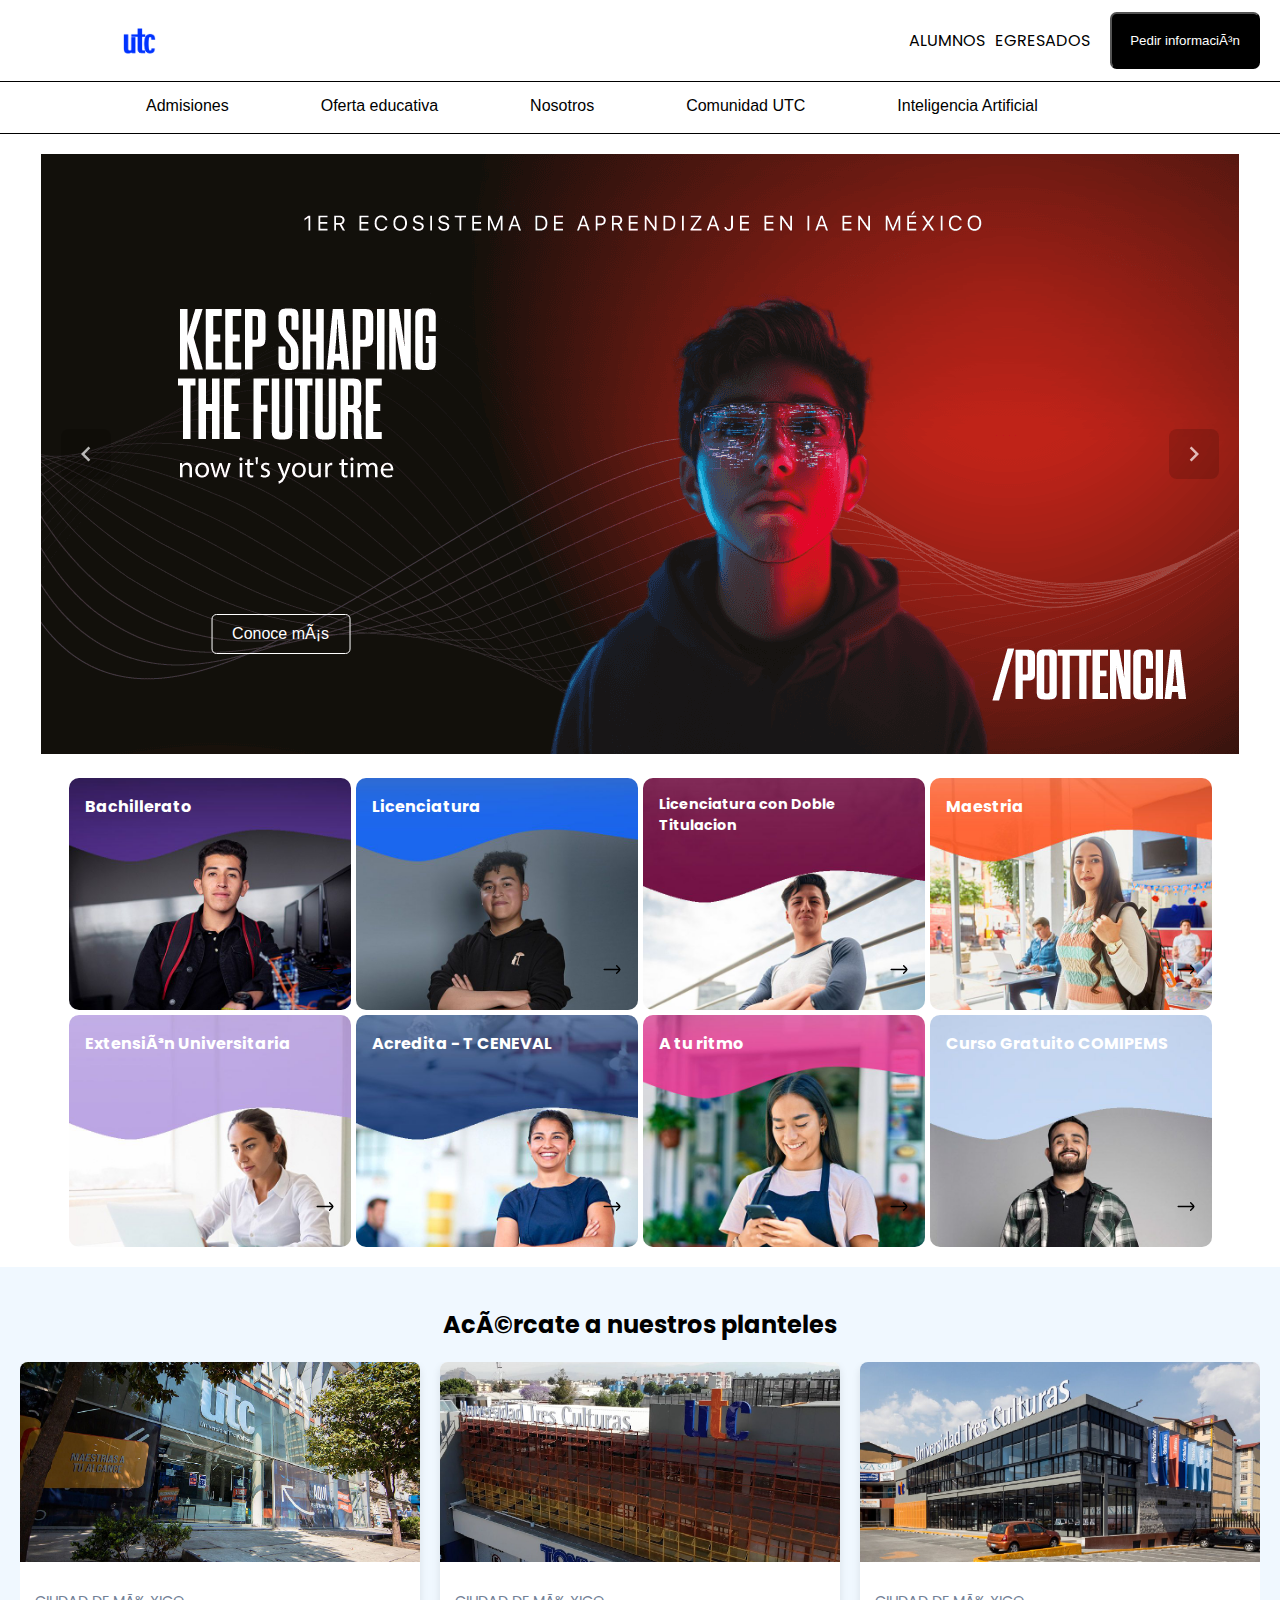
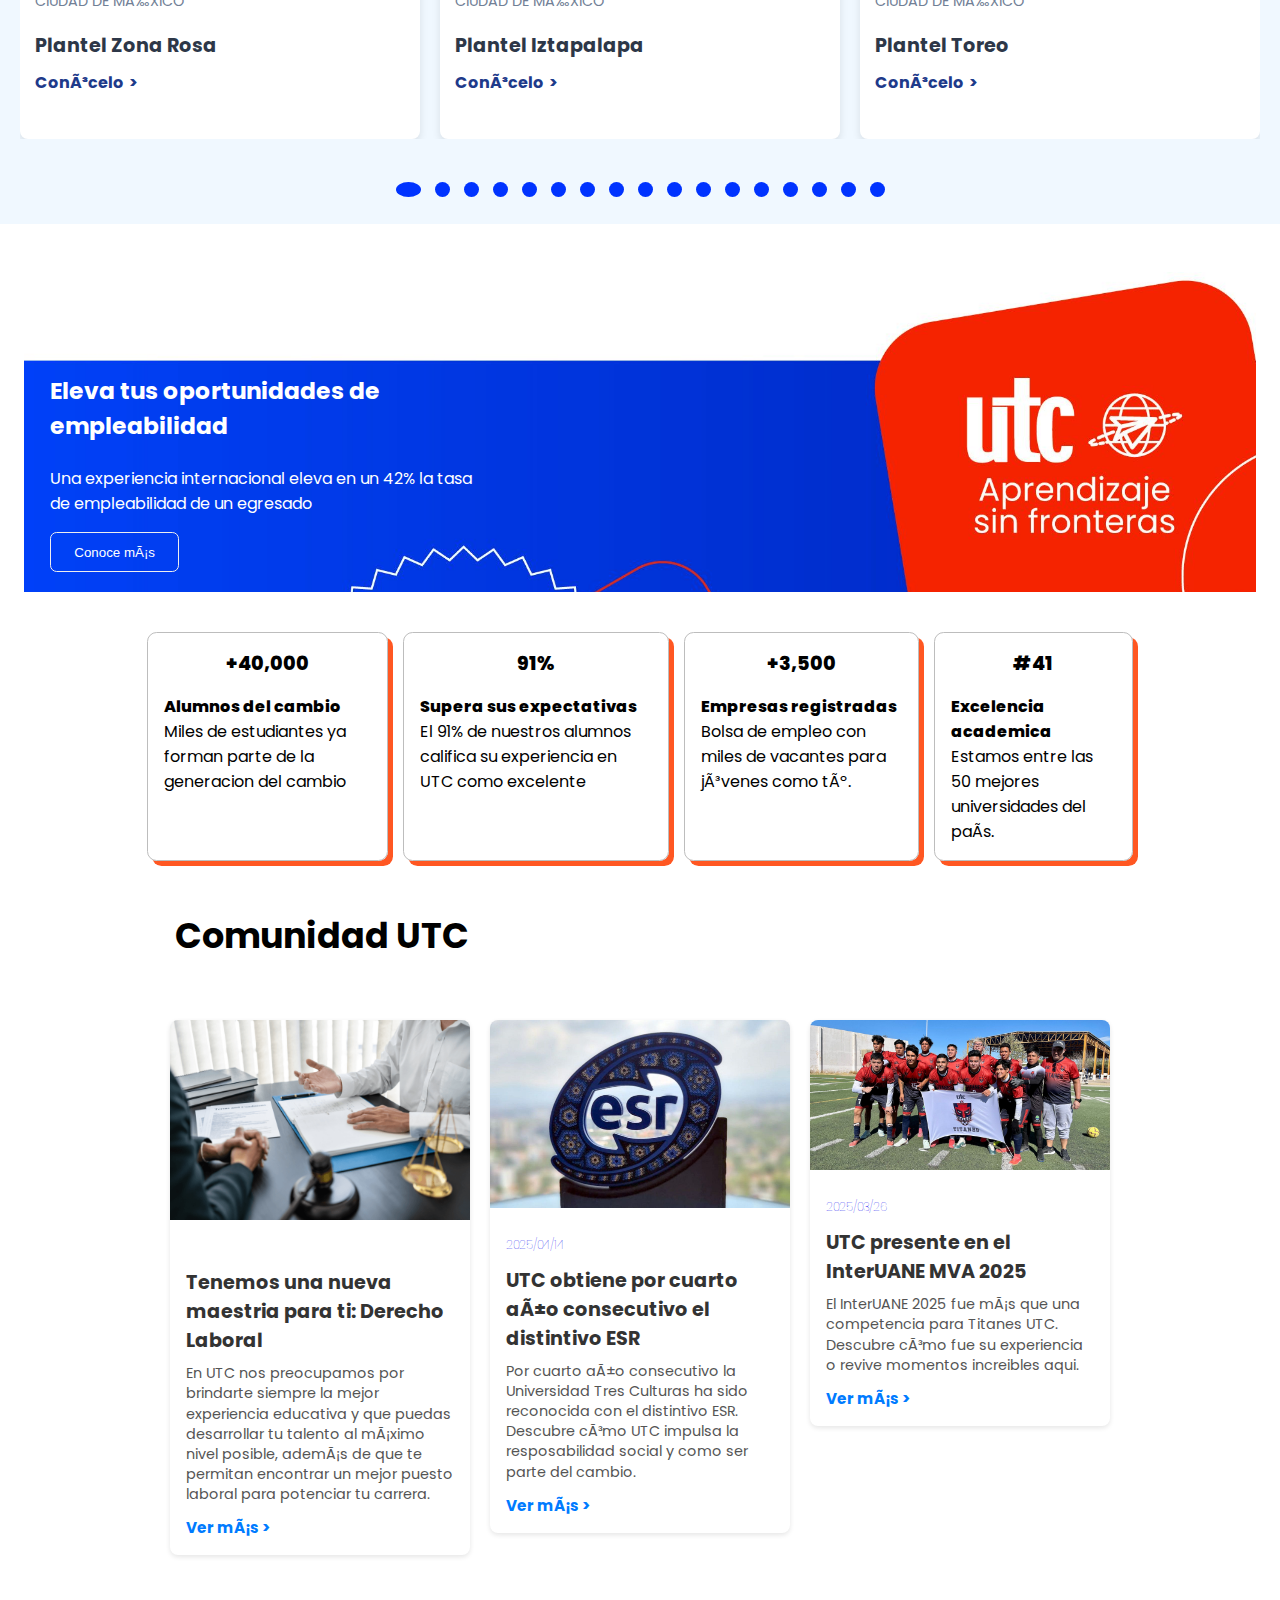
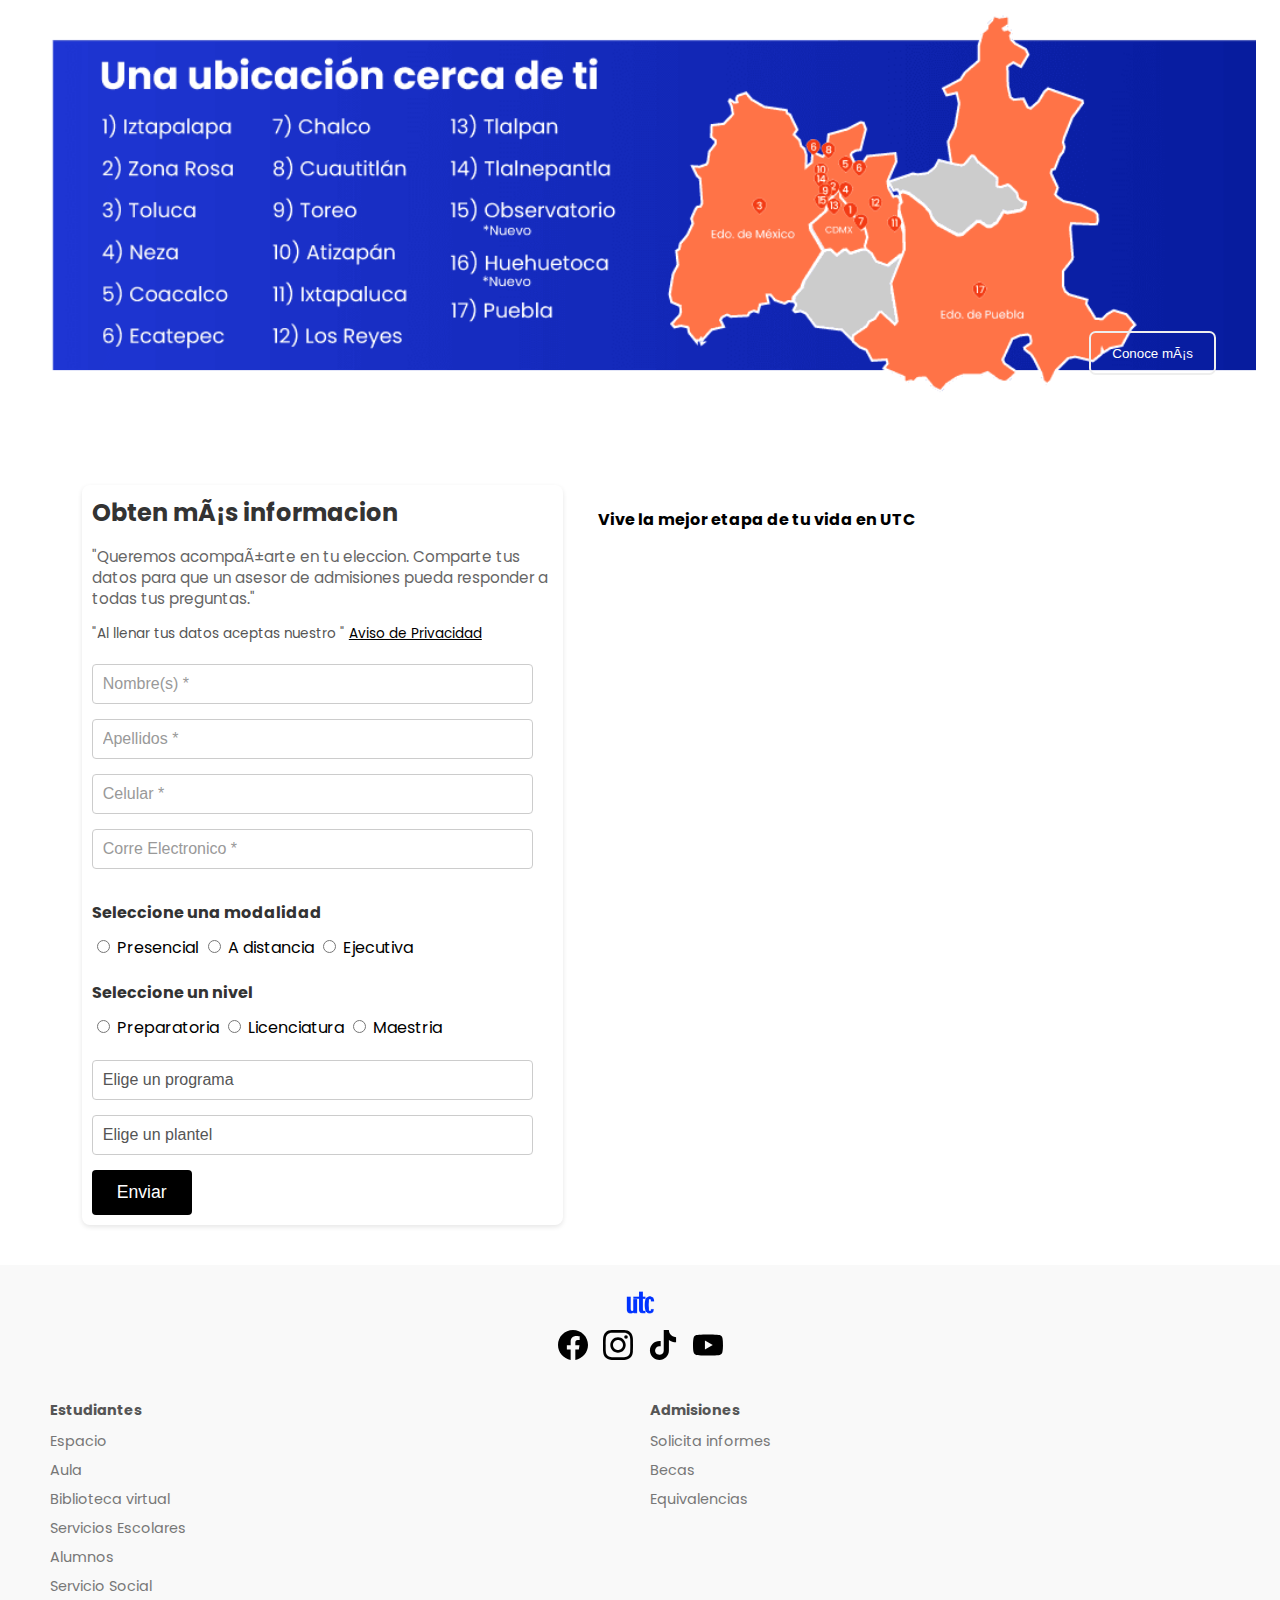
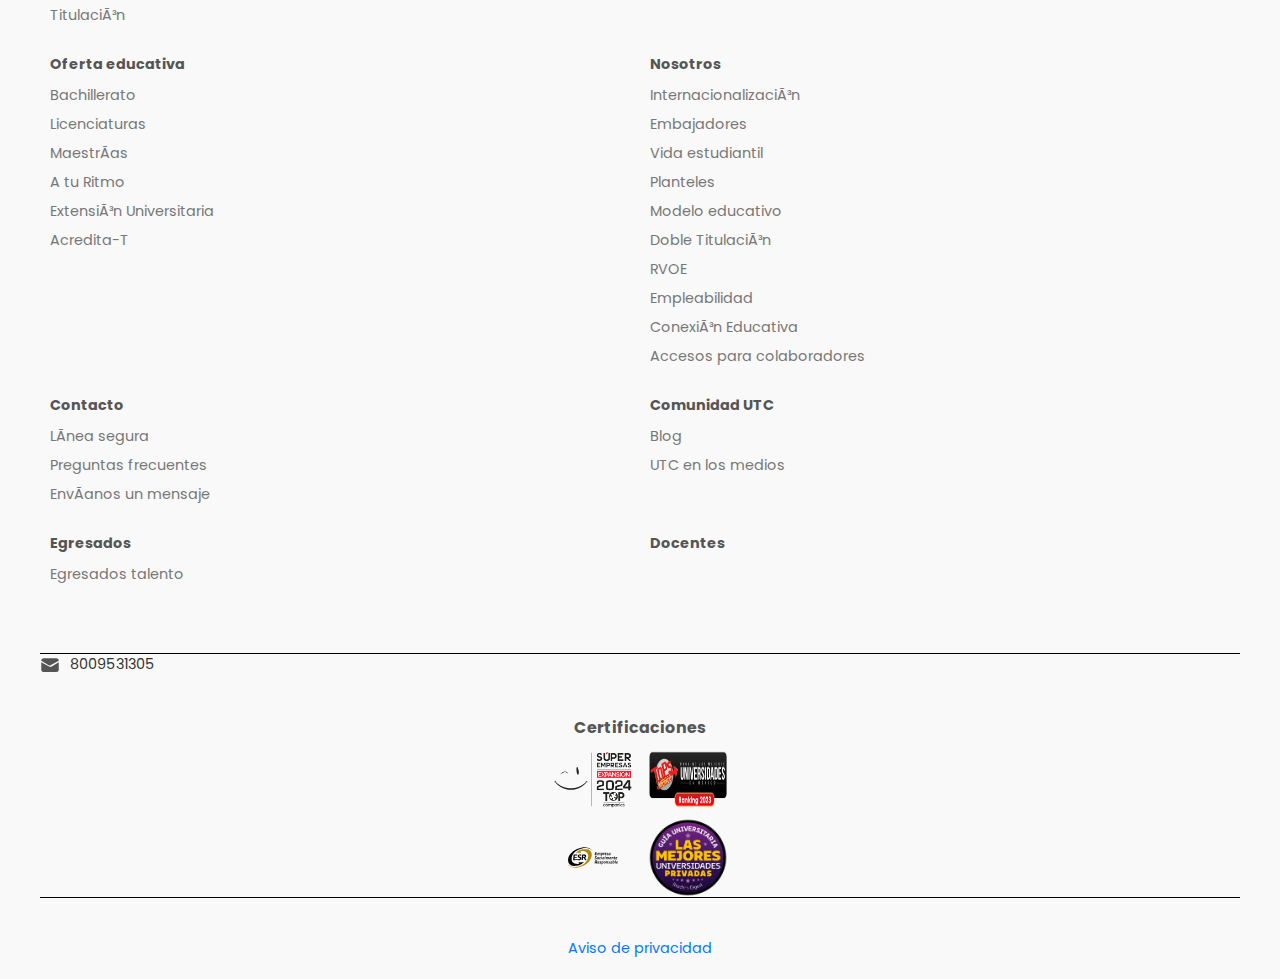
<file: index.html>
<!DOCTYPE html>
<html lang="es>

<head>
<meta charset="UTF-8">
<!-- fUENTES DE TEXTO -->
<link rel="preconnect" href="https://fonts.googleapis.com">
<link rel="preconnect" href="https://fonts.gstatic.com" crossorigin>
<link href="https://fonts.googleapis.com/css2?family=Poppins:ital,wght@0,100;0,200;0,300;0,400;0,500;0,600;0,700;0,800;0,900;1,100;1,200;1,300;1,400;1,500;1,600;1,700;1,800;1,900&display=swap" rel="stylesheet">
<link rel="icon" href="imagenes/utcLogoBlue.png">
<meta name="viewport" content="width=device-width, initial-scale=1.0" />
<link rel="stylesheet" href="style.css" />
<title>Universidad tres culturas</title>
</head>

<body>
    <?xml version="1.0" encoding="UTF-8"?>
    <!-- Cabecera principal -->
    <header>
        <!-- Este nav contendra en mobil dos cosas el boton de opciones y el 
        logo y en desktop abra el logo y tres opciones a la derecha -->
        <nav class="contPrinci">
            <!-- Este boton tendra un svg en forma de hamburgesa y desplegara el menu -->
            <button class="opcMenu" id=opcMenu>
                <svg xmlns="http://www.w3.org/2000/svg" id="Layer_1" data-name="Layer 1" viewBox="0 0 30 25" width="18"
                    height="15">
                    <path
                        d="M24,3.5c0,.83-.67,1.5-1.5,1.5H1.5c-.83,0-1.5-.67-1.5-1.5s.67-1.5,1.5-1.5H22.5c.83,0,1.5,.67,1.5,1.5ZM6.5,20H1.5c-.83,0-1.5,.67-1.5,1.5s.67,1.5,1.5,1.5H6.5c.83,0,1.5-.67,1.5-1.5s-.67-1.5-1.5-1.5ZM14.5,11H1.5c-.83,0-1.5,.67-1.5,1.5s.67,1.5,1.5,1.5H14.5c.83,0,1.5-.67,1.5-1.5s-.67-1.5-1.5-1.5Z" />
                </svg>
            </button>
            <!-- Este div contendra otro div el cual mostrara el logo de la escuela y contendra 
            los links que se mostraran en desktop -->
            <div class="contLogo">
                <div class="logo"></div>
            </div>
            <!-- El siguiente contenedor tendra tres opciones 2 links y un boton
            este solo aparecera en pantallas grandes -->
            <!-- El siguiente contenedor en mobiles desaparecera -->
            <div class="contOpciones">
                <div class="linkOpc">
                    <ul class="alumEgre">
                        <li class="linea">
                            <a href="https://utc.mx/alumnos" class="linkHBlue"> ALUMNOS </a>
                        </li>
                        <li>
                            <a href="#" class="linkHBlue"> EGRESADOS </a>
                        </li>
                    </ul>
                </div>
                <button class="inforHead">Pedir información</button>
            </div>
        </nav>
        <!-- Para la subcabecera tambien tendremos que crear un div el cual contendra otro nav y este un div 
        y dentro una lista desordenada la cual contendra dos cosas un div para elementos que apareceran normalmente
        y otro div para los componentes que apareceran en mobil como pedir informacion, alumnos y egresados. -->
        <!-- Menu -->
        <div class="subMenu" id="subMenu">
            <!-- Este submenu se abrira al presionar el boton del menu de admiciones, 
            tendra dos class uno para el diseño general y otro especifico para la seccion-->
            <div class="adminSub secAdmis" id="admisionSubM">
                <div class="contInfoSubM">
                    <div class="contTit">
                        <button class="btnRegresar" id="btnRegresar">
                            <svg xmlns="http://www.w3.org/2000/svg" id="Isolation_Mode" data-name="Isolation Mode"
                                viewBox="0 1 12 16" width="25" height="25">
                                <path
                                    d="M7.065,7.727l-2.78,2.78L24,10.532l0,3L4.3,13.507l2.765,2.764-2.121,2.12L1.025,14.474a3.5,3.5,0,0,1,0-4.949L4.944,5.607Z" />
                            </svg>
                        </button>
                        <p> Admisiones</p>
                    </div>
                    <a href="#" class="linkSubMen">
                        <p>Ver admisiones>></p>
                    </a>
                </div>
                <div class="opcAdmis">
                    <ul class="listSubMenu">
                        <span role="button" class="btnDesign">
                            <p class="pSubM">Becas</p>
                        </span>
                        <span role="button" class="btnDesign">
                            <p>Equivalencias</p>
                        </span>
                        <span role="button" class="btnDesign">
                            <p>Pedir informes</p>
                        </span>
                    </ul>
                </div>
            </div>
            <!-- Abajo esta la seccion para oferta educativa -->
            <!-- Antes que se te olvide como hacer la funcionalidad y que no hagas el cambio,
            lo primero seria editar y que quede bien el diseño del nuevo subMenu de oferta
            despues hacer que el contenedor no aparezca y agregar el .active aunque no funcione
            esto para agregarlo despues a la funcionalidad-->
            <div class="adminSub secOfert" id="ofertSubM">
                <div class="contInfoSubM">
                    <div class="contTit">
                        <button class="btnRegresar" id="btnRegresar1">
                            <svg xmlns="http://www.w3.org/2000/svg" id="Isolation_Mode" data-name="Isolation Mode"
                                viewBox="0 1 12 16" width="25" height="25">
                                <path
                                    d="M7.065,7.727l-2.78,2.78L24,10.532l0,3L4.3,13.507l2.765,2.764-2.121,2.12L1.025,14.474a3.5,3.5,0,0,1,0-4.949L4.944,5.607Z" />
                            </svg>
                        </button>
                        <p> Oferta Educativa</p>
                    </div>
                    <a href="#" class="linkSubMen">
                        <p>Ver oferta educativa>></p>
                    </a>
                </div>
                <div class="opcAdmis">
                    <ul class="listSubMenu">
                        <span role="button" class="btnDesign">
                            <p class="pSubM">Bachillerato</p>
                        </span>
                        <button class="btnSubMenu perro">
                            <div class="contBtnSub">
                                <p>Licenciaturas</p>
                                <svg xmlns="http://www.w3.org/2000/svg" viewBox="0 0 24 24" width="20" height="20">
                                    <g id="_01_align_center" data-name="01 align center">
                                        <path
                                            d="M7.412,24,6,22.588l9.881-9.881a1,1,0,0,0,0-1.414L6.017,1.431,7.431.017l9.862,9.862a3,3,0,0,1,0,4.242Z" />
                                    </g>
                                </svg>
                            </div>
                        </button>
                        <button class="btnSubMenu perro">
                            <div class="contBtnSub">
                                <p>Licenciaturas con Doble Titulacion</p>
                                <svg xmlns="http://www.w3.org/2000/svg" viewBox="0 0 24 24" width="20" height="20">
                                    <g id="_01_align_center" data-name="01 align center">
                                        <path
                                            d="M7.412,24,6,22.588l9.881-9.881a1,1,0,0,0,0-1.414L6.017,1.431,7.431.017l9.862,9.862a3,3,0,0,1,0,4.242Z" />
                                    </g>
                                </svg>
                            </div>
                        </button>
                        <button class="btnSubMenu perro">
                            <div class="contBtnSub">
                                <p>Maestrías</p>
                                <span class="contSvgSub">
                                    <svg xmlns="http://www.w3.org/2000/svg" viewBox="0 0 24 24" width="20" height="20">
                                        <g id="_01_align_center" data-name="01 align center">
                                            <path
                                                d="M7.412,24,6,22.588l9.881-9.881a1,1,0,0,0,0-1.414L6.017,1.431,7.431.017l9.862,9.862a3,3,0,0,1,0,4.242Z" />
                                        </g>
                                    </svg>
                                </span>

                            </div>
                        </button>
                        <span role="button" class="btnDesign">
                            <p>Extensión Universitaria</p>
                        </span>
                        <button class="btnSubMenu perro">
                            <div class="contBtnSub">
                                <p>A tu Ritmo</p>
                                <svg xmlns="http://www.w3.org/2000/svg" viewBox="0 0 24 24" width="20" height="20">
                                    <g id="_01_align_center" data-name="01 align center">
                                        <path
                                            d="M7.412,24,6,22.588l9.881-9.881a1,1,0,0,0,0-1.414L6.017,1.431,7.431.017l9.862,9.862a3,3,0,0,1,0,4.242Z" />
                                    </g>
                                </svg>
                            </div>
                        </button>
                        <span role="button" class="btnDesign">
                            <p>Acredita el Bachillerato</p>
                        </span>
                    </ul>
                </div>
            </div>
            <!-- Submenu de Nosotros  -->
            <div class="adminSub secNoso" id="nosotrosSubM">
                <div class="contInfoSubM">
                    <div class="contTit">
                        <button class="btnRegresar" id="btnRegresar2">
                            <svg xmlns="http://www.w3.org/2000/svg" id="Isolation_Mode" data-name="Isolation Mode"
                                viewBox="0 1 12 16" width="25" height="25">
                                <path
                                    d="M7.065,7.727l-2.78,2.78L24,10.532l0,3L4.3,13.507l2.765,2.764-2.121,2.12L1.025,14.474a3.5,3.5,0,0,1,0-4.949L4.944,5.607Z" />
                            </svg>
                        </button>
                        <p> Nosotros</p>
                    </div>
                    <a href="#" class="linkSubMen">
                        <p>Ver Nosotros>></p>
                    </a>
                </div>
                <div class="opcAdmis">
                    <ul class="listSubMenu">
                        <button class="btnSubMenu perro">
                            <div class="contBtnSub">
                                <p>Planteles</p>
                                <svg xmlns="http://www.w3.org/2000/svg" viewBox="0 0 24 24" width="20" height="20">
                                    <g id="_01_align_center" data-name="01 align center">
                                        <path
                                            d="M7.412,24,6,22.588l9.881-9.881a1,1,0,0,0,0-1.414L6.017,1.431,7.431.017l9.862,9.862a3,3,0,0,1,0,4.242Z" />
                                    </g>
                                </svg>
                            </div>
                        </button>
                        <button class="btnSubMenu perro">
                            <div class="contBtnSub">
                                <p>Modelo educativo</p>
                                <svg xmlns="http://www.w3.org/2000/svg" viewBox="0 0 24 24" width="20" height="20">
                                    <g id="_01_align_center" data-name="01 align center">
                                        <path
                                            d="M7.412,24,6,22.588l9.881-9.881a1,1,0,0,0,0-1.414L6.017,1.431,7.431.017l9.862,9.862a3,3,0,0,1,0,4.242Z" />
                                    </g>
                                </svg>
                            </div>
                        </button>
                        <button class="btnSubMenu perro">
                            <div class="contBtnSub">
                                <p>Internacionalización</p>
                                <span class="contSvgSub">
                                    <svg xmlns="http://www.w3.org/2000/svg" viewBox="0 0 24 24" width="20" height="20">
                                        <g id="_01_align_center" data-name="01 align center">
                                            <path
                                                d="M7.412,24,6,22.588l9.881-9.881a1,1,0,0,0,0-1.414L6.017,1.431,7.431.017l9.862,9.862a3,3,0,0,1,0,4.242Z" />
                                        </g>
                                    </svg>
                                </span>

                            </div>
                        </button>
                        <span role="button" class="btnDesign">
                            <p class="pSubM">Vida Estudiantil</p>
                        </span>

                        <span role="button" class="btnDesign">
                            <p>Empleabilidad</p>
                        </span>
                        <span role="button" class="btnDesign">
                            <p>Claustro de Rockstars</p>
                        </span>
                        <span role="button" class="btnDesign">
                            <p>RVOE</p>
                        </span>
                        <span role="button" class="btnDesign">
                            <p>Conexion educativa</p>
                        </span>
                        <span role="button" class="btnDesign">
                            <p>Reconociemientos</p>
                        </span>
                        <span role="button" class="btnDesign">
                            <p>Normatividad</p>
                        </span>
                    </ul>
                </div>
            </div>
            <!-- SubMenu Comunidad UTC -->
            <div class="adminSub secComu" id="comuniSubM">
                <div class="contInfoSubM">
                    <div class="contTit">
                        <button class="btnRegresar" id="btnRegresar3">
                            <svg xmlns="http://www.w3.org/2000/svg" id="Isolation_Mode" data-name="Isolation Mode"
                                viewBox="0 1 12 16" width="25" height="25">
                                <path
                                    d="M7.065,7.727l-2.78,2.78L24,10.532l0,3L4.3,13.507l2.765,2.764-2.121,2.12L1.025,14.474a3.5,3.5,0,0,1,0-4.949L4.944,5.607Z" />
                            </svg>
                        </button>
                        <p> Comunidad UTC</p>
                    </div>
                    <a href="#" class="linkSubMen">
                        <p>Ver Comunidad UTC>></p>
                    </a>
                </div>
                <div class="opcAdmis">
                    <ul class="listSubMenu">
                        <button class="btnSubMenu perro">
                            <div class="contBtnSub">
                                <p>Blog</p>
                                <svg xmlns="http://www.w3.org/2000/svg" viewBox="0 0 24 24" width="20" height="20">
                                    <g id="_01_align_center" data-name="01 align center">
                                        <path
                                            d="M7.412,24,6,22.588l9.881-9.881a1,1,0,0,0,0-1.414L6.017,1.431,7.431.017l9.862,9.862a3,3,0,0,1,0,4.242Z" />
                                    </g>
                                </svg>
                            </div>
                        </button>
                        <span role="button" class="btnDesign">
                            <p class="pSubM">UTC en los medios</p>
                        </span>

                    </ul>
                </div>
            </div>
        </div>
        <!-- Aqui agregare los submenus, esto para que cuando se presione un boton del menu no se superponga con los otros 3 -->
        <div class="subCabecera" id="subCabecera">
            <nav class="subLink">
                <div class="contSubHead">
                    <ul class="linkHead">
                        <!-- El siguiente contenedor se tiene que ocultar -->
                        <div class="opcHead" id="opcHead">
                            <li id="contLi">

                                <!-- Boton de Admisiones -->
                                <div class="admisHov">
                                    <div>
                                        <button class="btnOpcDesp" id="btnAdmisionesF">
                                            Admisiones
                                            <div class="flechaDer">
                                                <svg xmlns="http://www.w3.org/2000/svg" viewBox="0 0 24 24" width="15"
                                                    height="10" id="svgFlechaDer" class="flecha">
                                                    <g id="_01_align_center" data-name="01 align center">
                                                        <path
                                                            d="M7.412,24,6,22.588l9.881-9.881a1,1,0,0,0,0-1.414L6.017,1.431,7.431.017l9.862,9.862a3,3,0,0,1,0,4.242Z" />
                                                    </g>
                                                </svg>
                                            </div>
                                        </button>
                                    </div>

                                    <div class="contenDesk">
                                        <div class="contentAdmis">
                                            <div class="opcAdmisDesk">
                                                <ul class="listOpcDesk">
                                                    <li class="opcDesk">
                                                        <a href="#">
                                                            Becas
                                                        </a>
                                                    </li>
                                                    <li class="opcDesk">
                                                        <a href="#">
                                                            Equivalencias
                                                        </a>
                                                    </li>
                                                    <li class="opcDesk">
                                                        <a href="#">
                                                            Pedir informes
                                                        </a>
                                                    </li>
                                                    <li>
                                                        <a href="#" class="linkEsp">
                                                            Ver admisiones >>
                                                        </a>
                                                    </li>
                                                </ul>
                                            </div>
                                            <div class="anunAdmisDesk">
                                                <div class="contHeadImgD">
                                                    <!-- Primer imagen del subMenu -->
                                                    <img src="imagenes/imgDesk.jpg" alt="" class="imgHD">
                                                    <div class="contHeImg">
                                                        <p class="contMasH1">
                                                            Oferta a distancia

                                                        </p>
                                                        <p class="gato1">
                                                            ver programas
                                                        </p>

                                                        <!-- <button>Conoce mas </button> -->
                                                    </div>
                                                    <!-- Segunda imagen del subMenu -->
                                                    <img src="imagenes/porDos.jpg" alt="" class="imgHD">
                                                    <div class="contHeImg1">
                                                        <p class="contMasH2">
                                                            Estudia dos carreras a la vez

                                                        </p>
                                                        <p class="gato2">
                                                            Conoce mas >
                                                        </p>

                                                        <!-- <button>Conoce mas </button> -->
                                                    </div>
                                                </div>
                                                <div class="contBajo">
                                                    <div class="contBtnBajo">
                                                        <div class="cont1Bajo">
                                                            <svg xmlns="http://www.w3.org/2000/svg" id="Layer_1"
                                                                data-name="Layer 1" viewBox="0 0 24 24" width="20"
                                                                height="15">
                                                                <path
                                                                    d="M12,5c-1.379,0-2.5-1.122-2.5-2.5s1.121-2.5,2.5-2.5,2.5,1.122,2.5,2.5-1.121,2.5-2.5,2.5Zm0-4c-.827,0-1.5,.673-1.5,1.5s.673,1.5,1.5,1.5,1.5-.673,1.5-1.5-.673-1.5-1.5-1.5Zm3,14h2v-6.5c0-1.378-1.121-2.5-2.5-2.5h-5c-1.379,0-2.5,1.122-2.5,2.5v6.5h2v6h1v-7h-2v-5.5c0-.827,.673-1.5,1.5-1.5h5c.827,0,1.5,.673,1.5,1.5v5.5h-2v7h1v-6Zm2,1.354v1.001c3.798,.575,6,1.738,6,2.645,0,1.253-4.185,3-11,3s-11-1.747-11-3c0-.907,2.202-2.07,6-2.645v-1.001c-3.885,.566-7,1.803-7,3.646,0,2.598,6.183,4,12,4s12-1.402,12-4c0-1.843-3.115-3.081-7-3.646Z" />
                                                            </svg>
                                                            <p>Ven conoce los planteles de UTC</p>
                                                        </div>
                                                        <div class="cont2Bajo">
                                                            <a href="#">Agenda tu visita > </a>
                                                        </div>

                                                    </div>
                                                </div>
                                            </div>
                                        </div>
                                    </div>
                                </div>

                            </li>
                            <li id="contLi">
                                <!-- Boton de oferta educativa -->
                                <div class="admisHov2">
                                    <button class="btnOpcDesp" id="btnOfertaEdu">
                                        Oferta educativa
                                        <div class="flechaDer">
                                            <svg xmlns="http://www.w3.org/2000/svg" class="flecha" viewBox="0 0 24 24"
                                                width="15" height="10" id="svgFlechaDer">
                                                <g id="_01_align_center" data-name="01 align center">
                                                    <path
                                                        d="M7.412,24,6,22.588l9.881-9.881a1,1,0,0,0,0-1.414L6.017,1.431,7.431.017l9.862,9.862a3,3,0,0,1,0,4.242Z" />
                                                </g>
                                            </svg>
                                        </div>
                                    </button>
                                    <div class="contenDesk2">
                                        <div class="contentAdmis">
                                            <div class="opcAdmisDesk">
                                                <ul class="listOpcDesk">
                                                    <li class="opcDesk">
                                                        <a href="#">
                                                            Licenciaturas
                                                        </a>
                                                    </li>
                                                    <li class="opcDesk">
                                                        <a href="#">
                                                            Bachillerato
                                                        </a>
                                                    </li>
                                                    <li class="opcDesk">
                                                        <a href="#">
                                                            Licenciaturas con Doble Titulacion
                                                        </a>
                                                    </li>
                                                    <li class="opcDesk">
                                                        <a href="#">
                                                            Maestrias
                                                        </a>
                                                    </li>
                                                    <li class="opcDesk">
                                                        <a href="#">
                                                            Extension Uniersitaria
                                                        </a>
                                                    </li>
                                                    <li class="opcDesk">
                                                        <a href="#">
                                                            A tu Ritmo
                                                        </a>
                                                    </li>
                                                    <li class="opcDesk">
                                                        <a href="#">
                                                            Acredita el Bachillerato
                                                        </a>
                                                    </li>
                                                    <li>
                                                        <a href="#" class="linkEsp">
                                                            Ver admisiones >>
                                                        </a>
                                                    </li>
                                                </ul>
                                            </div>
                                            <div class="anunAdmisDesk">
                                                <div class="contHeadImgD">
                                                    <!-- Primer imagen del subMenu -->
                                                    <img src="imagenes/imgDesk.jpg" alt="" class="imgHD">
                                                    <div class="contHeImg">
                                                        <p class="contMasH1">
                                                            Oferta a distancia

                                                        </p>
                                                        <p class="gato1">
                                                            ver programas
                                                        </p>

                                                        <!-- <button>Conoce mas </button> -->
                                                    </div>
                                                    <!-- Segunda imagen del subMenu -->
                                                    <img src="imagenes/porDos.jpg" alt="" class="imgHD">
                                                    <div class="contHeImg1">
                                                        <p class="contMasH2">
                                                            Estudia dos carreras a la vez

                                                        </p>
                                                        <p class="gato2">
                                                            Conoce mas >
                                                        </p>

                                                        <!-- <button>Conoce mas </button> -->
                                                    </div>
                                                </div>
                                                <div class="contBajo">
                                                    <div class="contBtnBajo">
                                                        <div class="cont1Bajo">
                                                            <svg xmlns="http://www.w3.org/2000/svg" id="Layer_1"
                                                                data-name="Layer 1" viewBox="0 0 24 24" width="20"
                                                                height="15">
                                                                <path
                                                                    d="M12,5c-1.379,0-2.5-1.122-2.5-2.5s1.121-2.5,2.5-2.5,2.5,1.122,2.5,2.5-1.121,2.5-2.5,2.5Zm0-4c-.827,0-1.5,.673-1.5,1.5s.673,1.5,1.5,1.5,1.5-.673,1.5-1.5-.673-1.5-1.5-1.5Zm3,14h2v-6.5c0-1.378-1.121-2.5-2.5-2.5h-5c-1.379,0-2.5,1.122-2.5,2.5v6.5h2v6h1v-7h-2v-5.5c0-.827,.673-1.5,1.5-1.5h5c.827,0,1.5,.673,1.5,1.5v5.5h-2v7h1v-6Zm2,1.354v1.001c3.798,.575,6,1.738,6,2.645,0,1.253-4.185,3-11,3s-11-1.747-11-3c0-.907,2.202-2.07,6-2.645v-1.001c-3.885,.566-7,1.803-7,3.646,0,2.598,6.183,4,12,4s12-1.402,12-4c0-1.843-3.115-3.081-7-3.646Z" />
                                                            </svg>
                                                            <p>Ven conoce los planteles de UTC</p>
                                                        </div>
                                                        <div class="cont2Bajo">
                                                            <a href="#">Agenda tu visita > </a>
                                                        </div>

                                                    </div>
                                                </div>
                                            </div>
                                        </div>
                                    </div>
                                </div>

                            </li>
                            <li id="contLi">
                                <div class="admisHov3">
                                    <button class="btnOpcDesp" id="btnNosotros">
                                        Nosotros
                                        <div class="flechaDer">
                                            <svg xmlns="http://www.w3.org/2000/svg" class="flecha" viewBox="0 0 24 24"
                                                width="15" height="10" id="svgFlechaDer">
                                                <g id="_01_align_center" data-name="01 align center">
                                                    <path
                                                        d="M7.412,24,6,22.588l9.881-9.881a1,1,0,0,0,0-1.414L6.017,1.431,7.431.017l9.862,9.862a3,3,0,0,1,0,4.242Z" />
                                                </g>
                                            </svg>
                                        </div>
                                    </button>
                                    <div class="contenDesk3">
                                        <div class="contentAdmis">
                                            <div class="opcAdmisDesk">
                                                <ul class="listOpcDesk">
                                                    <li class="opcDesk">
                                                        <a href="#">
                                                            planteles
                                                        </a>
                                                    </li>
                                                    <li class="opcDesk">
                                                        <a href="#">
                                                            Modelo Educativo
                                                        </a>
                                                    </li>
                                                    <li class="opcDesk">
                                                        <a href="#">
                                                            Internacionalización
                                                        </a>
                                                    </li>
                                                    <li class="opcDesk">
                                                        <a href="#">
                                                            vida estudiantil
                                                        </a>
                                                    </li>
                                                    <li class="opcDesk">
                                                        <a href="#">
                                                            empleabilidad
                                                        </a>
                                                    </li>
                                                    <li class="opcDesk">
                                                        <a href="#">
                                                            Claustro de Rockstars
                                                        </a>
                                                    </li>
                                                    <li class="opcDesk">
                                                        <a href="#">
                                                            RVOE
                                                        </a>
                                                    </li>
                                                    <li>
                                                        <a href="#" class="linkEsp">
                                                            Ver admisiones >>
                                                        </a>
                                                    </li>
                                                </ul>
                                            </div>
                                            <div class="anunAdmisDesk">
                                                <div class="contHeadImgD">
                                                    <!-- Primer imagen del subMenu -->
                                                    <img src="imagenes/imgDesk.jpg" alt="" class="imgHD">
                                                    <div class="contHeImg">
                                                        <p class="contMasH1">
                                                            Oferta a distancia
    
                                                        </p>
                                                        <p class="gato1">
                                                            ver programas
                                                        </p>
    
                                                        <!-- <button>Conoce mas </button> -->
                                                    </div>
                                                    <!-- Segunda imagen del subMenu -->
                                                    <img src="imagenes/porDos.jpg" alt="" class="imgHD">
                                                    <div class="contHeImg1">
                                                        <p class="contMasH2">
                                                            Estudia dos carreras a la vez
    
                                                        </p>
                                                        <p class="gato2">
                                                            Conoce mas >
                                                        </p>
    
                                                        <!-- <button>Conoce mas </button> -->
                                                    </div>
                                                </div>
                                                <div class="contBajo">
                                                    <div class="contBtnBajo">
                                                        <div class="cont1Bajo">
                                                            <svg xmlns="http://www.w3.org/2000/svg" id="Layer_1"
                                                                data-name="Layer 1" viewBox="0 0 24 24" width="20"
                                                                height="15">
                                                                <path
                                                                    d="M12,5c-1.379,0-2.5-1.122-2.5-2.5s1.121-2.5,2.5-2.5,2.5,1.122,2.5,2.5-1.121,2.5-2.5,2.5Zm0-4c-.827,0-1.5,.673-1.5,1.5s.673,1.5,1.5,1.5,1.5-.673,1.5-1.5-.673-1.5-1.5-1.5Zm3,14h2v-6.5c0-1.378-1.121-2.5-2.5-2.5h-5c-1.379,0-2.5,1.122-2.5,2.5v6.5h2v6h1v-7h-2v-5.5c0-.827,.673-1.5,1.5-1.5h5c.827,0,1.5,.673,1.5,1.5v5.5h-2v7h1v-6Zm2,1.354v1.001c3.798,.575,6,1.738,6,2.645,0,1.253-4.185,3-11,3s-11-1.747-11-3c0-.907,2.202-2.07,6-2.645v-1.001c-3.885,.566-7,1.803-7,3.646,0,2.598,6.183,4,12,4s12-1.402,12-4c0-1.843-3.115-3.081-7-3.646Z" />
                                                            </svg>
                                                            <p>Ven conoce los planteles de UTC</p>
                                                        </div>
                                                        <div class="cont2Bajo">
                                                            <a href="#">Agenda tu visita > </a>
                                                        </div>
    
                                                    </div>
                                                </div>
                                            </div>
                                        </div>
                                    </div>
                                </div>
                                
                            </li>
                            <li id="contLi">
                                <div class="admisHov4">
                                    <button class="btnOpcDesp" id="btnComuni">
                                    Comunidad UTC
                                    <div class="flechaDer">
                                        <svg xmlns="http://www.w3.org/2000/svg" class="flecha" viewBox="0 0 24 24"
                                            width="15" height="10" id="svgFlechaDer">
                                            <g id="_01_align_center" data-name="01 align center">
                                                <path
                                                    d="M7.412,24,6,22.588l9.881-9.881a1,1,0,0,0,0-1.414L6.017,1.431,7.431.017l9.862,9.862a3,3,0,0,1,0,4.242Z" />
                                            </g>
                                        </svg>
                                    </div>
                                </button>
                                
                                <div class="contenDesk4">
                                    <div class="contentAdmis">
                                        <div class="opcAdmisDesk">
                                            <ul class="listOpcDesk">
                                                <li class="opcDesk">
                                                    <a href="#">
                                                        Blog
                                                    </a>
                                                </li>
                                                <li class="opcDesk">
                                                    <a href="#">
                                                        UTC en los medios
                                                    </a>
                                                </li>
                                                
                                                <li>
                                                    <a href="#" class="linkEsp">
                                                        Ver admisiones >>
                                                    </a>
                                                </li>
                                            </ul>
                                        </div>
                                        <div class="anunAdmisDesk">
                                            <div class="contHeadImgD">
                                                <!-- Primer imagen del subMenu -->
                                                <img src="imagenes/imgDesk.jpg" alt="" class="imgHD">
                                                <div class="contHeImg">
                                                    <p class="contMasH1">
                                                        Oferta a distancia
                                                    </p>
                                                    <p class="gato1">
                                                        ver programas
                                                    </p>
                                                    <!-- <button>Conoce mas </button> -->
                                                </div>
                                                <!-- Segunda imagen del subMenu -->
                                                <img src="imagenes/porDos.jpg" alt="" class="imgHD">
                                                <div class="contHeImg1">
                                                    <p class="contMasH2">
                                                        Estudia dos carreras a la vez
                                                    </p>
                                                    <p class="gato2">
                                                        Conoce mas >
                                                    </p>
                                                    <!-- <button>Conoce mas </button> -->
                                                </div>
                                            </div>
                                            <div class="contBajo">
                                                <div class="contBtnBajo">
                                                    <div class="cont1Bajo">
                                                        <svg xmlns="http://www.w3.org/2000/svg" id="Layer_1"
                                                            data-name="Layer 1" viewBox="0 0 24 24" width="20"
                                                            height="15">
                                                            <path
                                                                d="M12,5c-1.379,0-2.5-1.122-2.5-2.5s1.121-2.5,2.5-2.5,2.5,1.122,2.5,2.5-1.121,2.5-2.5,2.5Zm0-4c-.827,0-1.5,.673-1.5,1.5s.673,1.5,1.5,1.5,1.5-.673,1.5-1.5-.673-1.5-1.5-1.5Zm3,14h2v-6.5c0-1.378-1.121-2.5-2.5-2.5h-5c-1.379,0-2.5,1.122-2.5,2.5v6.5h2v6h1v-7h-2v-5.5c0-.827,.673-1.5,1.5-1.5h5c.827,0,1.5,.673,1.5,1.5v5.5h-2v7h1v-6Zm2,1.354v1.001c3.798,.575,6,1.738,6,2.645,0,1.253-4.185,3-11,3s-11-1.747-11-3c0-.907,2.202-2.07,6-2.645v-1.001c-3.885,.566-7,1.803-7,3.646,0,2.598,6.183,4,12,4s12-1.402,12-4c0-1.843-3.115-3.081-7-3.646Z" />
                                                        </svg>
                                                        <p>Ven conoce los planteles de UTC</p>
                                                    </div>
                                                    <div class="cont2Bajo">
                                                        <a href="#">Agenda tu visita > </a>
                                                    </div>

                                                </div>
                                            </div>
                                        </div>
                                    </div>
                                </div>
                                </div>
                                
                            </li>
                            <li id="contLi">
                                <div class="admisHov5">
                                    <button class="btnOpcDesp" id="btnComuni">
                                    Inteligencia Artificial
                                    <div class="flechaDer">
                                        <svg xmlns="http://www.w3.org/2000/svg" class="flecha" viewBox="0 0 24 24"
                                            width="15" height="10" id="svgFlechaDer">
                                            <g id="_01_align_center" data-name="01 align center">
                                                <path
                                                    d="M7.412,24,6,22.588l9.881-9.881a1,1,0,0,0,0-1.414L6.017,1.431,7.431.017l9.862,9.862a3,3,0,0,1,0,4.242Z" />
                                            </g>
                                        </svg>
                                    </div>
                                </button>
                                <div class="contenDesk5">
                                    <div class="contentAdmis">
                                        <div class="opcAdmisDesk">
                                            <ul class="listOpcDesk">
                                                <li class="opcDesk">
                                                    <a href="html/conceptBasi.html" target="_blank">
                                                        Conceptos Basicos                                                    </a>
                                                </li>
                                                <li class="opcDesk">
                                                    <a href="html/tecnicas.html">
                                                        Tecnicas de aprendizaje
                                                    </a>
                                                </li>
                                                <li class="opcDesk">
                                                    <a href="/html/agenInt.html">
                                                        Agente inteligente
                                                    </a>
                                                </li>
                                                <li class="opcDesk">
                                                    <a href="html/tiposIa.html">
                                                        Tipos de IA
                                                    </a>
                                                </li>
                                                <li class="opcDesk">
                                                    <a href="html/busqueda.html">
                                                        Tipos de Busqueda
                                                    </a>
                                                </li>
                                                <li class="opcDesk">
                                                    <a href="html/patrones.html">
                                                        Reconocimiento de Patrones
                                                    </a>
                                                </li>
                                                <li class="opcDesk">
                                                    <a href="/html/clasificacion.html">
                                                        Arboles de clasificación
                                                    </a>
                                                </li>
                                                <li class="opcDesk">
                                                    <a href="/html/aplicaciones.html">
                                                        Aplicaciones
                                                    </a>
                                                </li>
                                                <li class="opcDesk">
                                                    <a href="/html/regresion_lineal.html">
                                                        Regresion Lineal
                                                    </a>
                                                </li>
                                                <li class="opcDesk">
                                                    <a href="/html/">
                                                        Random Forest
                                                    </a>
                                                </li>
                                            </ul>
                                        </div>
                                        <div class="anunAdmisDesk">
                                            <div class="contHeadImgD">
                                                <!-- Primer imagen del subMenu -->
                                                <img src="imagenes/imgDesk.jpg" alt="" class="imgHD">
                                                <div class="contHeImg">
                                                    <p class="contMasH1">
                                                        Oferta a distancia

                                                    </p>
                                                    <p class="gato1">
                                                        ver programas
                                                    </p>

                                                    <!-- <button>Conoce mas </button> -->
                                                </div>
                                                <!-- Segunda imagen del subMenu -->
                                                <img src="imagenes/porDos.jpg" alt="" class="imgHD">
                                                <div class="contHeImg1">
                                                    <p class="contMasH2">
                                                        Estudia dos carreras a la vez

                                                    </p>
                                                    <p class="gato2">
                                                        Conoce mas >
                                                    </p>

                                                    <!-- <button>Conoce mas </button> -->
                                                </div>
                                            </div>
                                            <div class="contBajo">
                                                <div class="contBtnBajo">
                                                    <div class="cont1Bajo">
                                                        <svg xmlns="http://www.w3.org/2000/svg" id="Layer_1"
                                                            data-name="Layer 1" viewBox="0 0 24 24" width="20"
                                                            height="15">
                                                            <path
                                                                d="M12,5c-1.379,0-2.5-1.122-2.5-2.5s1.121-2.5,2.5-2.5,2.5,1.122,2.5,2.5-1.121,2.5-2.5,2.5Zm0-4c-.827,0-1.5,.673-1.5,1.5s.673,1.5,1.5,1.5,1.5-.673,1.5-1.5-.673-1.5-1.5-1.5Zm3,14h2v-6.5c0-1.378-1.121-2.5-2.5-2.5h-5c-1.379,0-2.5,1.122-2.5,2.5v6.5h2v6h1v-7h-2v-5.5c0-.827,.673-1.5,1.5-1.5h5c.827,0,1.5,.673,1.5,1.5v5.5h-2v7h1v-6Zm2,1.354v1.001c3.798,.575,6,1.738,6,2.645,0,1.253-4.185,3-11,3s-11-1.747-11-3c0-.907,2.202-2.07,6-2.645v-1.001c-3.885,.566-7,1.803-7,3.646,0,2.598,6.183,4,12,4s12-1.402,12-4c0-1.843-3.115-3.081-7-3.646Z" />
                                                        </svg>
                                                        <p>Ven conoce los planteles de UTC</p>
                                                    </div>
                                                    <div class="cont2Bajo">
                                                        <a href="#">Agenda tu visita > </a>
                                                    </div>

                                                </div>
                                            </div>
                                        </div>
                                    </div>
                                </div>
                                </div>
                                
                            </li>
                        </div>
                        <!-- Botones inferiores -->
                        <div class="subHead2">
                            <button class="btnInfo">
                                Pedir información
                            </button>
                            <div class="alumEgre2">
                                <ul id="listAlumn">
                                    <li class="alumnLi">
                                        <a href="https://utc.mx/alumnos">
                                            <p class="titulo">
                                                ALUMNOS
                                            </p>
                                            <span class="flechaDerSvg">
                                                <svg xmlns="http://www.w3.org/2000/svg" id="Outline" viewBox="0 0 24 24"
                                                    width="25" height="15">
                                                    <path
                                                        d="M23.12,9.91,19.25,6a1,1,0,0,0-1.42,0h0a1,1,0,0,0,0,1.41L21.39,11H1a1,1,0,0,0-1,1H0a1,1,0,0,0,1,1H21.45l-3.62,3.61a1,1,0,0,0,0,1.42h0a1,1,0,0,0,1.42,0l3.87-3.88A3,3,0,0,0,23.12,9.91Z" />
                                                </svg>
                                            </span>
                                        </a>

                                    </li>
                                    <li class="alumnLi" id="egLi">
                                        <a href="#">
                                            <p class="titulo">
                                                EGRESADOS
                                            </p>
                                            <span class="flechaDerSvg">
                                                <svg xmlns="http://www.w3.org/2000/svg" id="Outline" viewBox="0 0 24 24"
                                                    width="25" height="15">
                                                    <path
                                                        d="M23.12,9.91,19.25,6a1,1,0,0,0-1.42,0h0a1,1,0,0,0,0,1.41L21.39,11H1a1,1,0,0,0-1,1H0a1,1,0,0,0,1,1H21.45l-3.62,3.61a1,1,0,0,0,0,1.42h0a1,1,0,0,0,1.42,0l3.87-3.88A3,3,0,0,0,23.12,9.91Z" />
                                                </svg>
                                            </span>
                                        </a>
                                    </li>
                                </ul>
                            </div>
                        </div>
                    </ul>
                </div>
            </nav>
        </div>
    </header>
    <!-- Cuerpo de la pagina web -->
    <section class="carruselSec">
        <div class="carrusel">
            <!-- El div con el nombre de "contImagenesGenMob" solamente aparecera en 
            dispositivos mobiles, en escritorios desaparecera -->
            <div class="contImagenesGenMob">
                <div class="carruselImg">
                    <div class="imgPotencia">
                        <img src="imagenes/POTTENCIAMobile.png" alt="Imagen de potencia solamente para mobiles"
                            class="imgPotMobil">
                    </div>
                </div>
                <div class="carruselImg">
                    <div class="imgPotencia">
                        <img src="imagenes/fondoBlancoConVerdeMobil.jpg" alt="" class="imgPotMobil">
                    </div>
                </div>
                <div class="carruselImg">
                    <div class="imgPotencia">
                        <img src="imagenes/fondoAzulMobil.jpg" alt="" class="imgPotMobil">
                    </div>
                </div>
                <div class="carruselImg">
                    <div class="imgPotencia">
                        <img src="imagenes/pasaporteMobil.jpg" alt="" class="imgPotMobil">
                    </div>
                    <div class="info">
                        <h3>Tu esfuerzo tiene recompensas</h3>
                        <button class="btnInfo"> Conoce Mas</button>
                    </div>
                </div>
                <div class="carruselImg">
                    <div class="imgPotencia">
                        <img src="imagenes/saludMobil.png" alt="" class="imgPotMobil">
                    </div>
                    <div class="info">
                        <h3>Formando futuros líderes de la salud</h3>
                        <p>
                            Conoce nuestros nuevos programas en ciencias de la salud
                        </p>
                        <button class="btnInfo"> Conoce Mas</button>
                    </div>
                </div>-
            </div>
            <div class="contImagenesGenDesk">
                <div class="carousel-container">
                    <div class="carousel-slide">
                        <img src="imagenes/potenciaUTC.png" alt="Descripción de la imagen 1">
                        <button class="conoce-mas">Conoce más</button>
                    </div>
                    <div class="carousel-slide">
                        <img src="imagenes/fondoBlancoConVerdeUTC.jpg" alt="Descripción de la imagen 2">
                        <button class="conoce-mas1">Conoce más</button>
                    </div>
                    <div class="carousel-slide">
                        <img src="imagenes/fondoAzulUtc.png" alt="Descripción de la imagen 1">
                        <button class="conoce-mas3">Conoce más</button>
                    </div>
                    <div class="carousel-slide">
                        <img src="imagenes/PasaporteUTC.jpg" alt="Descripción de la imagen 2">
                        <div class="conoce-mas5">
                            <p class="espTem4">
                                Tu esfuerzo tiene recompensas
                            </p>
                            <button>Conoce mas </button>
                        </div>
                        <!-- <button class="conoce-mas">Conoce más</button> -->
                    </div>
                    <div class="carousel-slide">
                        <img src="imagenes/futuroUTC.png" alt="Descripción de la imagen 2">
                        <div class="conoce-mas4">
                            <p class="gato">
                                Formando futuros lideres de la salud.
                            </p>
                            <p class="espTem">
                                Conoce nuestros programas en ciencias de la salud
                            </p>
                            <button>Conoce mas </button>
                        </div>
                        <!-- <button class="conoce-mas">Conoce más</button> -->
                    </div>
                    <button class="carousel-control prev-button">
                        <svg viewBox="0 0 24 24">
                            <path fill="currentColor" d="M15.41 16.59L10.83 12l4.58-4.59L14 6l-6 6 6 6l1.41-1.41z" />
                        </svg>
                    </button>
                    <button class="carousel-control next-button">
                        <svg viewBox="0 0 24 24">
                            <path fill="currentColor" d="M8.59 16.59L13.17 12 8.59 7.41L10 6l6 6-6 6-1.41-1.41z" />
                        </svg>
                    </button>
                </div>
            </div>
        </div>
    </section>
    <!-- Seccion de las diferentes opciones en UTC -->
    <!-- Te falta agregar el diseño de las tarjetas  -->
    <section class="secEstudio">
        <div class="opcEst">
            <div class="conCard">
                <div class="cardGen ">
                    <div class="estCard cardBa">
                        <!-- Tarjeta del bachillerato-->
                        <a href="https://utc.mx/oferta-educativa/bachillerato/bachillerato" class="linkEdu">
                            <p class="titEst">
                                Bachillerato
                            </p>
                            <p class="flecDerBn">
                                <svg xmlns="http://www.w3.org/2000/svg" id="Outline" viewBox="0 0 24 24" width="20"
                                    class="viewLap" height="17">
                                    <path
                                        d="M23.12,9.91,19.25,6a1,1,0,0,0-1.42,0h0a1,1,0,0,0,0,1.41L21.39,11H1a1,1,0,0,0-1,1H0a1,1,0,0,0,1,1H21.45l-3.62,3.61a1,1,0,0,0,0,1.42h0a1,1,0,0,0,1.42,0l3.87-3.88A3,3,0,0,0,23.12,9.91Z" />
                                </svg>
                            </p>
                        </a>
                    </div>
                    <div class="estCard cardLic">
                        <!-- Tarjeta de licenciatura  -->
                        <a href="https://utc.mx/oferta-educativa/licenciatura" class="linkEdu">
                            <p class="titEst">
                                Licenciatura
                            </p>
                            <p class="flecDerBn">
                                <svg xmlns="http://www.w3.org/2000/svg" id="Outline" viewBox="0 0 24 24" width="20"
                                    height="17">
                                    <path
                                        d="M23.12,9.91,19.25,6a1,1,0,0,0-1.42,0h0a1,1,0,0,0,0,1.41L21.39,11H1a1,1,0,0,0-1,1H0a1,1,0,0,0,1,1H21.45l-3.62,3.61a1,1,0,0,0,0,1.42h0a1,1,0,0,0,1.42,0l3.87-3.88A3,3,0,0,0,23.12,9.91Z" />
                                </svg>
                            </p>
                        </a>
                    </div>
                    <div class="estCard cardDob">
                        <!-- Tarjeta del  -->
                        <a href="https://utc.mx/oferta-educativa/licenciatura-doble-titulacion" class="linkEdu">
                            <p class="titEst licD">
                                Licenciatura con Doble Titulacion
                            </p>
                            <p class="flecDerBn">
                                <svg xmlns="http://www.w3.org/2000/svg" id="Outline" viewBox="0 0 24 24" width="20"
                                    height="17">
                                    <path
                                        d="M23.12,9.91,19.25,6a1,1,0,0,0-1.42,0h0a1,1,0,0,0,0,1.41L21.39,11H1a1,1,0,0,0-1,1H0a1,1,0,0,0,1,1H21.45l-3.62,3.61a1,1,0,0,0,0,1.42h0a1,1,0,0,0,1.42,0l3.87-3.88A3,3,0,0,0,23.12,9.91Z" />
                                </svg>
                            </p>
                        </a>
                    </div>
                    <div class="estCard cardMae">
                        <!-- Tarjeta del  -->
                        <a href="https://utc.mx/oferta-educativa/maestria" class="linkEdu">
                            <p class="titEst">
                                Maestria
                            </p>
                            <p class="flecDerBn">
                                <svg xmlns="http://www.w3.org/2000/svg" id="Outline" viewBox="0 0 24 24" width="20"
                                    height="17">
                                    <path
                                        d="M23.12,9.91,19.25,6a1,1,0,0,0-1.42,0h0a1,1,0,0,0,0,1.41L21.39,11H1a1,1,0,0,0-1,1H0a1,1,0,0,0,1,1H21.45l-3.62,3.61a1,1,0,0,0,0,1.42h0a1,1,0,0,0,1.42,0l3.87-3.88A3,3,0,0,0,23.12,9.91Z" />
                                </svg>
                            </p>
                        </a>
                    </div>
                    <div class="estCard cardExt">
                        <!-- Tarjeta del  -->
                        <a href="https://utc.mx/extension-universitaria" class="linkEdu">
                            <p class="titEst">
                                Extensión Universitaria
                            </p>
                            <p class="flecDerBn">
                                <svg xmlns="http://www.w3.org/2000/svg" id="Outline" viewBox="0 0 24 24" width="20"
                                    height="17">
                                    <path
                                        d="M23.12,9.91,19.25,6a1,1,0,0,0-1.42,0h0a1,1,0,0,0,0,1.41L21.39,11H1a1,1,0,0,0-1,1H0a1,1,0,0,0,1,1H21.45l-3.62,3.61a1,1,0,0,0,0,1.42h0a1,1,0,0,0,1.42,0l3.87-3.88A3,3,0,0,0,23.12,9.91Z" />
                                </svg>
                            </p>
                        </a>
                    </div>
                    <div class="estCard cardAcre">
                        <!-- Tarjeta del  -->
                        <a href="https://utc.mx/acreditaT" class="linkEdu">
                            <p class="titEst">
                                Acredita - T CENEVAL
                            </p>
                            <p class="flecDerBn">
                                <svg xmlns="http://www.w3.org/2000/svg" id="Outline" viewBox="0 0 24 24" width="20"
                                    height="17">
                                    <path
                                        d="M23.12,9.91,19.25,6a1,1,0,0,0-1.42,0h0a1,1,0,0,0,0,1.41L21.39,11H1a1,1,0,0,0-1,1H0a1,1,0,0,0,1,1H21.45l-3.62,3.61a1,1,0,0,0,0,1.42h0a1,1,0,0,0,1.42,0l3.87-3.88A3,3,0,0,0,23.12,9.91Z" />
                                </svg>
                            </p>
                        </a>
                    </div>
                    <div class="estCard cardRit">
                        <!-- Tarjeta del  -->
                        <a href="https://utc.mx/oferta-educativa/a-tu-ritmo" class="linkEdu">
                            <p class="titEst">
                                A tu ritmo
                            </p>
                            <p class="flecDerBn">
                                <svg xmlns="http://www.w3.org/2000/svg" id="Outline" viewBox="0 0 24 24" width="20"
                                    height="17">
                                    <path
                                        d="M23.12,9.91,19.25,6a1,1,0,0,0-1.42,0h0a1,1,0,0,0,0,1.41L21.39,11H1a1,1,0,0,0-1,1H0a1,1,0,0,0,1,1H21.45l-3.62,3.61a1,1,0,0,0,0,1.42h0a1,1,0,0,0,1.42,0l3.87-3.88A3,3,0,0,0,23.12,9.91Z" />
                                </svg>
                            </p>
                        </a>
                    </div>
                    <div class="estCard cardCom">
                        <!-- Tarjeta del  -->
                        <a href="https://utc.mx/curso-comipems" class="linkEdu">
                            <p class="titEst">
                                Curso Gratuito COMIPEMS
                            </p>
                            <p class="flecDerBn">
                                <svg xmlns="http://www.w3.org/2000/svg" id="Outline" viewBox="0 0 24 24" width="20"
                                    height="17">
                                    <path
                                        d="M23.12,9.91,19.25,6a1,1,0,0,0-1.42,0h0a1,1,0,0,0,0,1.41L21.39,11H1a1,1,0,0,0-1,1H0a1,1,0,0,0,1,1H21.45l-3.62,3.61a1,1,0,0,0,0,1.42h0a1,1,0,0,0,1.42,0l3.87-3.88A3,3,0,0,0,23.12,9.91Z" />
                                </svg>
                            </p>
                        </a>
                    </div>
                </div>
            </div>
        </div>
    </section>
    <section class="carruselSec2">
        <div class="contCarrusel1">
            <div class="carruselContRedux">
                <div class="navegacionCarru">
                    <h2 class="subTemeCarru'">
                        Acércate a nuestros planteles
                    </h2>
                    <div class="contGenDes">
                        <div class="contDesplazado">
                            <div class="contGenCardDesp">
                                <div class="cardCarru">
                                    <a href="https://utc.mx/nosotros/planteles/zona-rosa" class="linkUbiP">
                                        <div>
                                            <div class="contImg">
                                                <img src="imagenes planteles/zonaRosa.jpg" alt="Plantel Zona Rosa"
                                                    class="imgPlante">
                                            </div>
                                        </div>
                                        <div class="contInfoPlant">
                                            <p class="ubicacion">
                                                CIUDAD DE MÉXICO
                                            </p>
                                            <h3 class="plantel">
                                                Plantel Zona Rosa
                                            </h3>
                                            <div class="conoce">
                                                <span>Conócelo</span>
                                                <span> &gt;
                                                </span>
                                            </div>
                                        </div>
                                    </a>
                                </div>

                            </div>
                            <div class="contGenCardDesp">
                                <div class="cardCarru">
                                    <a href="https://utc.mx/nosotros/planteles/iztapalapa" class="linkUbiP">
                                        <div>
                                            <div class="contImg">
                                                <img src="imagenes planteles/campus_iztapalapa.jpg"
                                                    alt="Plantel Iztapalapa" class="imgPlante">
                                            </div>
                                        </div>
                                        <div class="contInfoPlant">
                                            <p class="ubicacion">
                                                CIUDAD DE MÉXICO
                                            </p>
                                            <h3 class="plantel">
                                                Plantel Iztapalapa
                                            </h3>
                                            <div class="conoce">
                                                <span>Conócelo</span>
                                                <span> &gt;
                                                </span>
                                            </div>
                                        </div>
                                    </a>

                                </div>
                            </div>
                            <div class="contGenCardDesp">
                                <div class="cardCarru">
                                    <a href="https://utc.mx/nosotros/planteles/toreo" class="linkUbiP">
                                        <div>
                                            <div class="contImg">
                                                <img src="imagenes planteles/campus_toreo.jpg" alt="Plantel Ejemplo 3"
                                                    class="imgPlante">
                                            </div>
                                        </div>
                                        <div class="contInfoPlant">
                                            <p class="ubicacion">
                                                CIUDAD DE MÉXICO
                                            </p>
                                            <h3 class="plantel">
                                                Plantel Toreo
                                            </h3>
                                            <div class="conoce">
                                                <span>Conócelo</span>
                                                <span> &gt;
                                                </span>
                                            </div>
                                        </div>
                                    </a>

                                </div>
                            </div>
                            <!-- Otro plantel -->
                            <div class="contGenCardDesp">
                                <div class="cardCarru">
                                    <a href="https://utc.mx/nosotros/planteles/puebla" class="linkUbiP">
                                        <div>
                                            <div class="contImg">
                                                <img src="imagenes planteles/campus_tlalpan.jpg"
                                                    alt="Plantel Iztapalapa" class="imgPlante">
                                            </div>
                                        </div>
                                        <div class="contInfoPlant">
                                            <p class="ubicacion">
                                                CIUDAD DE MÉXICO
                                            </p>
                                            <h3 class="plantel">
                                                Plantel Tlalpan
                                            </h3>
                                            <div class="conoce">
                                                <span>Conócelo</span>
                                                <span> &gt;
                                                </span>
                                            </div>
                                        </div>
                                    </a>

                                </div>
                            </div>
                            <!-- Otro plantel -->
                            <div class="contGenCardDesp">
                                <div class="cardCarru">
                                    <a href="https://utc.mx/nosotros/planteles/puebla" class="linkUbiP">
                                        <div>
                                            <div class="contImg">
                                                <img src="imagenes planteles/PLANTEL_PUEBLA.jpg"
                                                    alt="Plantel Iztapalapa" class="imgPlante">
                                            </div>
                                        </div>
                                        <div class="contInfoPlant">
                                            <p class="ubicacion">
                                                PUEBLA
                                            </p>
                                            <h3 class="plantel">
                                                PUEBLA
                                            </h3>
                                            <div class="conoce">
                                                <span>Conócelo</span>
                                                <span> &gt;
                                                </span>
                                            </div>
                                        </div>
                                    </a>

                                </div>
                            </div>
                            <!-- Otro plantel -->
                            <div class="contGenCardDesp">
                                <div class="cardCarru">
                                    <a href="https://utc.mx/nosotros/planteles/observatorio" class="linkUbiP">
                                        <div>
                                            <div class="contImg">
                                                <img src="imagenes planteles/campus_observatorio.jpg"
                                                    alt="Plantel Iztapalapa" class="imgPlante">
                                            </div>
                                        </div>
                                        <div class="contInfoPlant">
                                            <p class="ubicacion">
                                                CIUDAD DE MÉXICO
                                            </p>
                                            <h3 class="plantel">
                                                Plantel Observatorio (Próximamente)
                                            </h3>
                                            <div class="conoce">
                                                <span>Conócelo</span>
                                                <span> &gt;
                                                </span>
                                            </div>
                                        </div>
                                    </a>

                                </div>
                            </div>
                            <!-- Otro plantel -->
                            <div class="contGenCardDesp">
                                <div class="cardCarru">
                                    <a href="https://utc.mx/nosotros/planteles/atizapan" class="linkUbiP">
                                        <div>
                                            <div class="contImg">
                                                <img src="imagenes planteles/campus_atizapan.jpg"
                                                    alt="Plantel Iztapalapa" class="imgPlante">
                                            </div>
                                        </div>
                                        <div class="contInfoPlant">
                                            <p class="ubicacion">
                                                ESTADO DE MÉXICO
                                            </p>
                                            <h3 class="plantel">
                                                Plantel Atizapán
                                            </h3>
                                            <div class="conoce">
                                                <span>Conócelo</span>
                                                <span> &gt;
                                                </span>
                                            </div>
                                        </div>
                                    </a>

                                </div>
                            </div>
                            <!-- Otro plantel -->
                            <div class="contGenCardDesp">
                                <div class="cardCarru">
                                    <a href="https://utc.mx/nosotros/planteles/chalco" class="linkUbiP">
                                        <div>
                                            <div class="contImg">
                                                <img src="imagenes planteles/campus_chalco.jpg" alt="Plantel Iztapalapa"
                                                    class="imgPlante">
                                            </div>
                                        </div>
                                        <div class="contInfoPlant">
                                            <p class="ubicacion">
                                                ESTADO DE MÉXICO
                                            </p>
                                            <h3 class="plantel">
                                                Chalco
                                            </h3>
                                            <div class="conoce">
                                                <span>Conócelo</span>
                                                <span> &gt;
                                                </span>
                                            </div>
                                        </div>
                                    </a>

                                </div>
                            </div>
                            <!-- Otro plantel -->
                            <div class="contGenCardDesp">
                                <div class="cardCarru">
                                    <a href="https://utc.mx/nosotros/planteles/coacalco" class="linkUbiP">
                                        <div>
                                            <div class="contImg">
                                                <img src="imagenes planteles/campus_coaca.jpg" alt="Plantel Iztapalapa"
                                                    class="imgPlante">
                                            </div>
                                        </div>
                                        <div class="contInfoPlant">
                                            <p class="ubicacion">
                                                ESTADO DE MÉXICO
                                            </p>
                                            <h3 class="plantel">
                                                Plantel Coacalco
                                            </h3>
                                            <div class="conoce">
                                                <span>Conócelo</span>
                                                <span> &gt;
                                                </span>
                                            </div>
                                        </div>
                                    </a>

                                </div>
                            </div>
                            <!-- Otro plantel -->
                            <div class="contGenCardDesp">
                                <div class="cardCarru">
                                    <a href=" https://utc.mx/nosotros/planteles/cuautitlan" class="linkUbiP">
                                        <div>
                                            <div class="contImg">
                                                <img src="imagenes planteles/campus_cuauti.jpg" alt="Plantel Iztapalapa"
                                                    class="imgPlante">
                                            </div>
                                        </div>
                                        <div class="contInfoPlant">
                                            <p class="ubicacion">
                                                ESTADO DE MÉXICO
                                            </p>
                                            <h3 class="plantel">
                                                Plantel Cuautitlán
                                            </h3>
                                            <div class="conoce">
                                                <span>Conócelo</span>
                                                <span> &gt;
                                                </span>
                                            </div>
                                        </div>
                                    </a>

                                </div>
                            </div>
                            <!-- Otro plantel -->
                            <div class="contGenCardDesp">
                                <div class="cardCarru">
                                    <a href="https://utc.mx/nosotros/planteles/ecatepec" class="linkUbiP">
                                        <div>
                                            <div class="contImg">
                                                <img src="imagenes planteles/campus_ecatepec.jpg"
                                                    alt="Plantel Iztapalapa" class="imgPlante">
                                            </div>
                                        </div>
                                        <div class="contInfoPlant">
                                            <p class="ubicacion">
                                                ESTADO DE MÉXICO
                                            </p>
                                            <h3 class="plantel">
                                                Campus Ecatepec
                                            </h3>
                                            <div class="conoce">
                                                <span>Conócelo</span>
                                                <span> &gt;
                                                </span>
                                            </div>
                                        </div>
                                    </a>

                                </div>
                            </div>
                            <!-- Otro plantel -->
                            <div class="contGenCardDesp">
                                <div class="cardCarru">
                                    <a href="https://utc.mx/nosotros/planteles/huehuetoca" class="linkUbiP">
                                        <div>
                                            <div class="contImg">
                                                <img src="imagenes planteles/campus_huehuetoca.jpg"
                                                    alt="Plantel Iztapalapa" class="imgPlante">
                                            </div>
                                        </div>
                                        <div class="contInfoPlant">
                                            <p class="ubicacion">
                                                ESTADO DE MÉXICO
                                            </p>
                                            <h3 class="plantel">
                                                Plantel Huehuetoca (Proximamente)
                                            </h3>
                                            <div class="conoce">
                                                <span>Conócelo</span>
                                                <span> &gt;
                                                </span>
                                            </div>
                                        </div>
                                    </a>

                                </div>
                            </div>
                            <!-- Otro plantel -->
                            <div class="contGenCardDesp">
                                <div class="cardCarru">
                                    <a href="html/ixtapaluca.html" class="linkUbiP">
                                        <div>
                                            <div class="contImg">
                                                <img src="imagenes planteles/campus_ixtapaluca.jpg"
                                                    alt="Plantel Iztapalapa" class="imgPlante">
                                            </div>
                                        </div>
                                        <div class="contInfoPlant">
                                            <p class="ubicacion">
                                                ESTADO DE MÉXICO
                                            </p>
                                            <h3 class="plantel">
                                                Plantel Ixtapaluca
                                            </h3>
                                            <div class="conoce">
                                                <span>Conócelo</span>
                                                <span> &gt;
                                                </span>
                                            </div>
                                        </div>
                                    </a>

                                </div>
                            </div>
                            <!-- Otro plantel -->
                            <div class="contGenCardDesp">
                                <div class="cardCarru">
                                    <a href="https://utc.mx/nosotros/planteles/los-reyes" class="linkUbiP">
                                        <div>
                                            <div class="contImg">
                                                <img src="imagenes planteles/campus_reyes.jpg" alt="Plantel Iztapalapa"
                                                    class="imgPlante">
                                            </div>
                                        </div>
                                        <div class="contInfoPlant">
                                            <p class="ubicacion">
                                                ESTADO DE MÉXICO
                                            </p>
                                            <h3 class="plantel">
                                                Plantel Los Reyes
                                            </h3>
                                            <div class="conoce">
                                                <span>Conócelo</span>
                                                <span> &gt;
                                                </span>
                                            </div>
                                        </div>
                                    </a>

                                </div>
                            </div>
                            <!-- Otro plantel -->
                            <div class="contGenCardDesp">
                                <div class="cardCarru">
                                    <a href="https://utc.mx/nosotros/planteles/tlalnepantla" class="linkUbiP">
                                        <div>
                                            <div class="contImg">
                                                <img src="imagenes planteles/campus_tlalnepantla.jpg"
                                                    alt="Plantel Iztapalapa" class="imgPlante">
                                            </div>
                                        </div>
                                        <div class="contInfoPlant">
                                            <p class="ubicacion">
                                                ESTADO DE MÉXICO
                                            </p>
                                            <h3 class="plantel">
                                                Tlalnepantla
                                            </h3>
                                            <div class="conoce">
                                                <span>Conócelo</span>
                                                <span> &gt;
                                                </span>
                                            </div>
                                        </div>
                                    </a>

                                </div>
                            </div>
                            <!-- Otro plantel -->
                            <div class="contGenCardDesp">
                                <div class="cardCarru">
                                    <a href="https://utc.mx/nosotros/planteles/neza" class="linkUbiP">
                                        <div>
                                            <div class="contImg">
                                                <img src="imagenes planteles/campus_neza2.jpg" alt="Plantel Iztapalapa"
                                                    class="imgPlante">
                                            </div>
                                        </div>
                                        <div class="contInfoPlant">
                                            <p class="ubicacion">
                                                ESTADO DE MÉXICO
                                            </p>
                                            <h3 class="plantel">
                                                Plantel Neza
                                            </h3>
                                            <div class="conoce">
                                                <span>Conócelo</span>
                                                <span> &gt;
                                                </span>
                                            </div>
                                        </div>
                                    </a>

                                </div>
                            </div>
                            <!-- Otro plantel -->
                            <div class="contGenCardDesp">
                                <div class="cardCarru">
                                    <a href="https://utc.mx/nosotros/planteles/toluca" class="linkUbiP">
                                        <div>
                                            <div class="contImg">
                                                <img src="imagenes planteles/campus_toluca.jpg" alt="Plantel Iztapalapa"
                                                    class="imgPlante">
                                            </div>
                                        </div>
                                        <div class="contInfoPlant">
                                            <p class="ubicacion">
                                                ESTADO DE MÉXICO
                                            </p>
                                            <h3 class="plantel">
                                                Plantel Toluca
                                            </h3>
                                            <div class="conoce">
                                                <span>Conócelo</span>
                                                <span> &gt;
                                                </span>
                                            </div>
                                        </div>
                                    </a>

                                </div>
                            </div>
                        </div>
                    </div>
                </div>
            </div>
        </div>
        <div class="dots-container">
            <span class="dot active" onclick="scrollToSlide(0)"></span>
            <span class="dot" onclick="scrollToSlide(1)"></span>
            <span class="dot" onclick="scrollToSlide(2)"></span>
            <span class="dot" onclick="scrollToSlide(3)"></span>
            <span class="dot" onclick="scrollToSlide(4)"></span>
            <span class="dot" onclick="scrollToSlide(5)"></span>
            <span class="dot" onclick="scrollToSlide(6)"></span>
            <span class="dot" onclick="scrollToSlide(7)"></span>
            <span class="dot" onclick="scrollToSlide(8)"></span>
            <span class="dot" onclick="scrollToSlide(9)"></span>
            <span class="dot" onclick="scrollToSlide(10)"></span>
            <span class="dot" onclick="scrollToSlide(11)"></span>
            <span class="dot" onclick="scrollToSlide(12)"></span>
            <span class="dot" onclick="scrollToSlide(13)"></span>
            <span class="dot" onclick="scrollToSlide(14)"></span>
            <span class="dot" onclick="scrollToSlide(15)"></span>
            <span class="dot" onclick="scrollToSlide(16)"></span>
        </div>
    </section>
    <!-- Seccion de la empleabilidad -->
    <section class="secEmpleab">
        <div class="contEmpleab">
            <!-- En esta seccion se agregaran las diferentes imagenes para cuando se tenga
            un tamaño de pantalla diferente, empezaremos por la de mobiles -->
            <!-- Mobil -->
            <div class="contInformes">
                <div class="contImgInf">
                    <div class="contImagenEm">
                        <img src="imagenes/EmpleabilidadUTCMobil.png" alt="Empleabilidad" class="imgEmpleabili">
                    </div>
                    <div class="contInforEmp">
                        <h3 class="titH3">
                            Eleva tus oportunidades de empleabilidad
                        </h3>
                        <h3 class="subTH3">
                            Una experiencia internacional eleva en un 42% la tasa de empleabilidad de un
                            egresado.
                        </h3>
                    </div>
                </div>
                <div class="btnInformes">
                    <button class="btnConInformes">Conoce Más</button>
                </div>
            </div>
            <div class="conInformGrande">
                <div class="infoGrand">
                    <h3>Eleva tus oportunidades de empleabilidad</h3>
                    <p>Una experiencia internacional eleva en un 42% la tasa de empleabilidad de un egresado</p>
                    <button class="estiloBoton">Conoce más</button>
                </div>
            </div>
        </div>
    </section>
    <!-- Seccion de las tarjetas naranjas -->
    <section class="secAlumnos">
        <div class="sepaAlumn">
            <div class="contAlumn">
                <!-- Tarjeta -->
                <div class="tarjetaAlumn">
                    <div class="numAlumn">
                        <p>+</p>
                        <p>40,000</p>
                    </div>
                    <div class="infAlumn">
                        <p class="temAlumnT">Alumnos del cambio</p>
                        <p>Miles de estudiantes ya forman parte de la generacion del cambio</p>
                    </div>
                </div>
                <!-- Tarjeta -->
                <div class="tarjetaAlumn">
                    <div class="numAlumn">
                        <p>91</p>
                        <p>%</p>
                    </div>
                    <div class="infAlumn">
                        <p class="temAlumnT">Supera sus expectativas</p>
                        <p>El 91% de nuestros alumnos califica su experiencia en UTC como excelente</p>
                    </div>
                </div>
                <!-- Tarjeta -->
                <div class="tarjetaAlumn">
                    <div class="numAlumn">
                        <p>+</p>
                        <p>3,500</p>
                    </div>
                    <div class="infAlumn">
                        <p class="temAlumnT">Empresas registradas</p>
                        <p>Bolsa de empleo con miles de vacantes para jóvenes como tú.</p>
                    </div>
                </div>
                <!-- Tarjeta -->
                <div class="tarjetaAlumn">
                    <div class="numAlumn">
                        <p>#</p>
                        <p>41</p>
                    </div>
                    <div class="infAlumn">
                        <p class="temAlumnT">Excelencia academica</p>
                        <p>Estamos entre las 50 mejores universidades del país.</p>
                    </div>
                </div>
            </div>
        </div>
    </section>
    <!-- Seccion del titulo Comunidad UTC -->
    <section class="tituloUCT">
        <div class="margInt">
            <div>
                <h1>Comunidad UTC</h1>
            </div>
        </div>
    </section>
    <!-- Seccion de las tarjetas de la comunidad -->
    <section class="secComTarj">
        <div class="margenInt">
            <div>
                <div class="gapp">
                    <!-- Espacio de las tarjetas-->
                    <div>
                        <div class="genTarjet">
                            <a href="https://utc.mx/blog/tenemos-una-nueva-maestria-para-ti-derecho-laboral"
                                class="linkUbiP">
                                <div class="imagCard">
                                    <img src="imagenes/juzgado.png" alt="" class="imgCardCom">
                                </div>
                                <div class="ContCard">
                                    <p></p>
                                    <h3>
                                        Tenemos una nueva maestria para ti: Derecho Laboral
                                    </h3>
                                    <div class="InfoContCard">
                                        <p>
                                            En UTC nos preocupamos por brindarte siempre la mejor experiencia educativa
                                            y
                                            que puedas desarrollar tu talento al máximo nivel posible, además de que te
                                            permitan encontrar un mejor puesto laboral para potenciar tu carrera.
                                        </p>
                                    </div>
                                    <div class="VerMas">
                                        <div class="contFlecha">
                                            <span>Ver más ></span>
                                            <!-- <span>chevron_right</span> -->
                                        </div>
                                    </div>
                                </div>
                            </a>

                        </div>
                    </div>
                    <div class="direccion">
                        <div class="genTarjet">
                            <a href="http://utc.mx/blog/utc-obtiene-el-distintivo-esr" class="linkUbiP">
                                <div class="imagCard">
                                    <img src="imagenes/esr.jpg" alt="" class="imgCardCom">
                                </div>
                                <div class="ContCard">
                                    <p style="font-weight: 100; font-size: 12px;">2025/04/14</p>
                                    <h3>
                                        UTC obtiene por cuarto año consecutivo el distintivo ESR
                                    </h3>
                                    <div class="InfoContCard">
                                        <p>
                                            Por cuarto año consecutivo la Universidad Tres Culturas ha sido
                                            reconocida con el distintivo ESR. <br>
                                            Descubre cómo UTC impulsa la resposabilidad social y como ser parte
                                            del cambio.
                                        </p>
                                    </div>
                                    <div class="VerMas">
                                        <div class="contFlecha">
                                            <span>Ver más ></span>
                                            <!-- <span>chevron_right</span> -->
                                        </div>
                                    </div>
                                </div>
                            </a>
                        </div>


                    </div>
                    <div>
                        <div class="genTarjet">
                            <a href="https://utc.mx/blog/utc-presente-en-el-inter-uane-mva-2025" class="linkUbiP">
                                <div class="imagCard">
                                    <img src="imagenes/club.jpg" alt="" class="imgCardCom">
                                </div>
                                <div class="ContCard">
                                    <p style="font-weight: 100; font-size: 12px;">2025/03/26</p>
                                    <h3>
                                        UTC presente en el InterUANE MVA 2025
                                    </h3>
                                    <div class="InfoContCard">
                                        <p>
                                            El InterUANE 2025 fue más que una competencia para Titanes UTC.
                                            Descubre cómo fue su experiencia o revive momentos increibles aqui.
                                        </p>
                                    </div>
                                    <div class="VerMas">
                                        <div class="contFlecha">
                                            <span>Ver más ></span>
                                            <!-- <span>chevron_right</span> -->
                                        </div>
                                    </div>
                                </div>
                            </a>

                        </div>
                    </div>
                </div>
            </div>
        </div>
    </section>
    <section class="ubicacionImag">
        <div class="margenInt">
            <!-- Secciones para diferentes pantallas, por ejemplo div con diferentes imagenes para diferentes tamaños de pantalla -->
            <div class="mobilUbi">
                <div class="imgMob">
                    <img src="imagenes/ubicacionesMobil.png" alt="">
                </div>
                <div class="btnCom">
                    <button class="btnNeg">
                        <span>Conoce más</span>
                    </button>
                </div>
            </div>
            <!-- Seccion para las ubicaciones pero esta estara habilitada para lap pero no para mobiles -->
            <div class="deskUbi">
                <div class="btndesk">
                    <button class="btnTrans">
                        <span>Conoce más</span>
                    </button>
                </div>
            </div>
        </div>
    </section>
    <section class="formulario">
        <div class="contFormulario">
            <div class="conteFormu">
                <section class="Form">
                    <div>
                        <!-- El formulario se divide en 3 partes o section -->
                        <section class="cabForm">
                            <div class="infCabForm">
                                <div class="mobilForm">
                                    <h4>
                                        Obten más informacion
                                    </h4>
                                    <p>
                                        "Queremos acompañarte en tu eleccion. Comparte tus datos
                                        para que un asesor de admisiones pueda responder a todas tus preguntas."
                                    </p>
                                </div>
                            </div>
                            <div class="otherInfo">
                                <p>
                                    "Al llenar tus datos aceptas nuestro "
                                    <a href="#">Aviso de Privacidad</a>
                                </p>
                            </div>
                            <form action="">
                                <input type="text" name="nombre" placeholder="Nombre(s) *" required>
                                <input type="text" name="apellidos" placeholder="Apellidos *" required>
                                <input type="number" name="celular" placeholder="Celular *" required>
                                <input type="email" name="correo" placeholder="Corre Electronico *" required>
                            </form>
                        </section>
                        <section class="opcForm">
                            <div class="modalidad">
                                <p>Seleccione una modalidad</p>
                                <div class="puntoGenDiseño">
                                    <label for="">
                                        <input type="radio">
                                        <span>Presencial</span>
                                    </label>
                                    <label for="">
                                        <input type="radio">
                                        <span>A distancia</span>
                                    </label>
                                    <label for="">
                                        <input type="radio">
                                        <span>Ejecutiva</span>
                                    </label>
                                </div>
                            </div>
                            <div class="modalidad">
                                <p>Seleccione un nivel</p>
                                <div class="puntoGenDiseño">
                                    <label for="">
                                        <input type="radio">
                                        <span>Preparatoria</span>
                                    </label>
                                    <label for="">
                                        <input type="radio">
                                        <span>Licenciatura</span>
                                    </label>
                                    <label for="">
                                        <input type="radio">
                                        <span>Maestria</span>
                                    </label>
                                </div>
                            </div>
                            <div class="eleccion">
                                <div>
                                    <div class="eleccion">
                                        <button>
                                            <span>
                                                Elige un programa
                                            </span>
                                            <div>
                                                <span> </span>
                                            </div>
                                        </button>
                                    </div>
                                </div>
                            </div>
                            <div class="eleccion">
                                <div>
                                    <div class="eleccion">
                                        <button>
                                            <span>
                                                Elige un plantel
                                            </span>
                                            <div>
                                                <span></span>
                                            </div>
                                        </button>
                                    </div>
                                </div>
                            </div>
                        </section>
                        <div class="enviarForm">
                            <div class="contBtnEn">
                                <button>
                                    <span>Enviar</span>
                                </button>
                            </div>
                        </div>
                    </div>
                </section>
                <section class="videoInf">
                    <h4>Vive la mejor etapa de tu vida en UTC</h4>
                    <div class="contVideo">
                        <div class="videoContainer">
                            <iframe class="video" width="270" height="315"
                                src="https://www.youtube.com/embed/_zE_QsobUyw?si=VKZrUce7xKZbC2ZI"
                                title="YouTube video player" frameborder="0"
                                allow="accelerometer; autoplay; clipboard-write; encrypted-media; gyroscope; picture-in-picture; web-share"
                                referrerpolicy="strict-origin-when-cross-origin" allowfullscreen></iframe>
                        </div>
                    </div>
                </section>
            </div>
        </div>
    </section>
    <!-- Pie de pagina -->
    <footer class="piePagina">
        <div class="contenedorPie">
            <div class="logoRedes">
                <img src="imagenes/utcLogoBlue.png" class="logo1">
                <div class="redesSociales">
                    <!-- Icono facebook -->
                    <svg xmlns="http://www.w3.org/2000/svg" class="icono" xmlns:xlink="http://www.w3.org/1999/xlink"
                        version="1.1" id="Capa_1" x="0px" y="0px" viewBox="0 0 24 24"
                        style="enable-background:new 0 0 24 24;" xml:space="preserve" width="512" height="512">
                        <g>
                            <path
                                d="M24,12.073c0,5.989-4.394,10.954-10.13,11.855v-8.363h2.789l0.531-3.46H13.87V9.86c0-0.947,0.464-1.869,1.95-1.869h1.509   V5.045c0,0-1.37-0.234-2.679-0.234c-2.734,0-4.52,1.657-4.52,4.656v2.637H7.091v3.46h3.039v8.363C4.395,23.025,0,18.061,0,12.073   c0-6.627,5.373-12,12-12S24,5.445,24,12.073z" />
                        </g>
                    </svg>
                    <!-- Icono instagram -->
                    <svg xmlns="http://www.w3.org/2000/svg" class="icono" xmlns:xlink="http://www.w3.org/1999/xlink"
                        version="1.1" id="Capa_1" x="0px" y="0px" viewBox="0 0 24 24"
                        style="enable-background:new 0 0 24 24;" xml:space="preserve" width="512" height="512">
                        <g>
                            <path
                                d="M12,2.162c3.204,0,3.584,0.012,4.849,0.07c1.308,0.06,2.655,0.358,3.608,1.311c0.962,0.962,1.251,2.296,1.311,3.608   c0.058,1.265,0.07,1.645,0.07,4.849c0,3.204-0.012,3.584-0.07,4.849c-0.059,1.301-0.364,2.661-1.311,3.608   c-0.962,0.962-2.295,1.251-3.608,1.311c-1.265,0.058-1.645,0.07-4.849,0.07s-3.584-0.012-4.849-0.07   c-1.291-0.059-2.669-0.371-3.608-1.311c-0.957-0.957-1.251-2.304-1.311-3.608c-0.058-1.265-0.07-1.645-0.07-4.849   c0-3.204,0.012-3.584,0.07-4.849c0.059-1.296,0.367-2.664,1.311-3.608c0.96-0.96,2.299-1.251,3.608-1.311   C8.416,2.174,8.796,2.162,12,2.162 M12,0C8.741,0,8.332,0.014,7.052,0.072C5.197,0.157,3.355,0.673,2.014,2.014   C0.668,3.36,0.157,5.198,0.072,7.052C0.014,8.332,0,8.741,0,12c0,3.259,0.014,3.668,0.072,4.948c0.085,1.853,0.603,3.7,1.942,5.038   c1.345,1.345,3.186,1.857,5.038,1.942C8.332,23.986,8.741,24,12,24c3.259,0,3.668-0.014,4.948-0.072   c1.854-0.085,3.698-0.602,5.038-1.942c1.347-1.347,1.857-3.184,1.942-5.038C23.986,15.668,24,15.259,24,12   c0-3.259-0.014-3.668-0.072-4.948c-0.085-1.855-0.602-3.698-1.942-5.038c-1.343-1.343-3.189-1.858-5.038-1.942   C15.668,0.014,15.259,0,12,0z" />
                            <path
                                d="M12,5.838c-3.403,0-6.162,2.759-6.162,6.162c0,3.403,2.759,6.162,6.162,6.162s6.162-2.759,6.162-6.162   C18.162,8.597,15.403,5.838,12,5.838z M12,16c-2.209,0-4-1.791-4-4s1.791-4,4-4s4,1.791,4,4S14.209,16,12,16z" />
                            <circle cx="18.406" cy="5.594" r="1.44" />
                        </g>
                    </svg>
                    <!-- Icono de tikTok -->
                    <svg xmlns="http://www.w3.org/2000/svg" class="icono" xmlns:xlink="http://www.w3.org/1999/xlink"
                        version="1.1" id="Capa_1" x="0px" y="0px" viewBox="0 0 24 24"
                        style="enable-background:new 0 0 24 24;" xml:space="preserve" width="512" height="512">
                        <path
                            d="M22.465,9.866c-2.139,0-4.122-0.684-5.74-1.846v8.385c0,4.188-3.407,7.594-7.594,7.594c-1.618,0-3.119-0.51-4.352-1.376  c-1.958-1.375-3.242-3.649-3.242-6.218c0-4.188,3.407-7.595,7.595-7.595c0.348,0,0.688,0.029,1.023,0.074v0.977v3.235  c-0.324-0.101-0.666-0.16-1.023-0.16c-1.912,0-3.468,1.556-3.468,3.469c0,1.332,0.756,2.489,1.86,3.07  c0.481,0.253,1.028,0.398,1.609,0.398c1.868,0,3.392-1.486,3.462-3.338L12.598,0h4.126c0,0.358,0.035,0.707,0.097,1.047  c0.291,1.572,1.224,2.921,2.517,3.764c0.9,0.587,1.974,0.93,3.126,0.93V9.866z" />
                    </svg>
                    <!-- Icono youtube -->
                    <svg xmlns="http://www.w3.org/2000/svg" class="icono" xmlns:xlink="http://www.w3.org/1999/xlink"
                        version="1.1" id="Capa_1" x="0px" y="0px" viewBox="0 0 24 24"
                        style="enable-background:new 0 0 24 24;" xml:space="preserve" width="512" height="512">
                        <g id="XMLID_184_">
                            <path
                                d="M23.498,6.186c-0.276-1.039-1.089-1.858-2.122-2.136C19.505,3.546,12,3.546,12,3.546s-7.505,0-9.377,0.504   C1.591,4.328,0.778,5.146,0.502,6.186C0,8.07,0,12,0,12s0,3.93,0.502,5.814c0.276,1.039,1.089,1.858,2.122,2.136   C4.495,20.454,12,20.454,12,20.454s7.505,0,9.377-0.504c1.032-0.278,1.845-1.096,2.122-2.136C24,15.93,24,12,24,12   S24,8.07,23.498,6.186z M9.546,15.569V8.431L15.818,12L9.546,15.569z" />
                        </g>
                    </svg>
                    <!-- <a href="#" target="_blank" class="icono"><img src="imagenes/facebook.png" alt="Facebook"></a>
                    <a href="#" target="_blank" class="icono"><img src="imagenes/instagram.png" alt="Instagram"></a>
                    <a href="#" target="_blank" class="icono"><img src="imagenes/tiktok.png" alt="TikTok"></a>
                    <a href="#" target="_blank" class="icono"><img src="imagenes/youtube.png" alt="YouTube"></a> -->
                </div>
            </div>
            <div class="menuInformacion">
                <div class="seccionMenu">
                    <h3>Estudiantes</h3>
                    <ul>
                        <li><a href="#">Espacio</a></li>
                        <li><a href="#">Aula</a></li>
                        <li><a href="#">Biblioteca virtual</a></li>
                        <li><a href="#">Servicios Escolares</a></li>
                        <li><a href="#">Alumnos</a></li>
                        <li><a href="#">Servicio Social</a></li>
                        <li><a href="#">Titulación</a></li>
                    </ul>
                </div>
                <div class="seccionMenu">
                    <h3>Admisiones</h3>
                    <ul>
                        <li><a href="#">Solicita informes</a></li>
                        <li><a href="#">Becas</a></li>
                        <li><a href="#">Equivalencias</a></li>
                    </ul>
                </div>
                <div class="seccionMenu">
                    <h3>Oferta educativa</h3>
                    <ul>
                        <li><a href="#">Bachillerato</a></li>
                        <li><a href="#">Licenciaturas</a></li>
                        <li><a href="#">Maestrías</a></li>
                        <li><a href="#">A tu Ritmo</a></li>
                        <li><a href="#">Extensión Universitaria</a></li>
                        <li><a href="#">Acredita-T</a></li>
                    </ul>
                </div>
                <div class="seccionMenu">
                    <h3>Nosotros</h3>
                    <ul>
                        <li><a href="#">Internacionalización</a></li>
                        <li><a href="#">Embajadores</a></li>
                        <li><a href="#">Vida estudiantil</a></li>
                        <li><a href="#">Planteles</a></li>
                        <li><a href="#">Modelo educativo</a></li>
                        <li><a href="#">Doble Titulación</a></li>
                        <li><a href="#">RVOE</a></li>
                        <li><a href="#">Empleabilidad</a></li>
                        <li><a href="#">Conexión Educativa</a></li>
                        <li><a href="#">Accesos para colaboradores</a></li>
                    </ul>
                </div>
                <div class="seccionMenu">
                    <h3>Contacto</h3>
                    <ul>
                        <li><a href="#">Línea segura</a></li>
                        <li><a href="#">Preguntas frecuentes</a></li>
                        <li><a href="#">Envíanos un mensaje</a></li>
                    </ul>
                </div>
                <div class="seccionMenu">
                    <h3>Comunidad UTC</h3>
                    <ul>
                        <li><a href="#">Blog</a></li>
                        <li><a href="#">UTC en los medios</a></li>
                    </ul>
                </div>
                <div class="seccionMenu">
                    <h3>Egresados</h3>
                    <ul>
                        <li><a href="#">Egresados talento</a></li>
                    </ul>
                </div>
                <div class="seccionMenu">
                    <h3>Docentes</h3>
                    <ul>
                        <li><a href="#"></a></li>
                    </ul>
                </div>
            </div>
            <div class="contacto">
                <svg xmlns="http://www.w3.org/2000/svg" viewBox="0 0 24 24" fill="currentColor" class="iconoContacto">
                    <path d="M1.5 8.67v8.58a3 3 0 003 3h15a3 3 0 003-3V8.67l-8.928 5.492a3 3 0 00-2.144 0L1.5 8.67z" />
                    <path
                        d="M22.5 6.908V6.75a3 3 0 00-3-3h-15a3 3 0 00-3 3v.15l8.928 5.493a3 3 0 002.144 0L22.5 6.908z" />
                </svg>
                <span>8009531305</span>
            </div>
            <div class="certificaciones">
                <h3>Certificaciones</h3>
                <div class="logosCertificaciones">
                    <img src="imagenes/pieExpansion.webp" alt="Super Empresas 2024 TOP" class="logoCertificacion">
                    <img src="imagenes/pieUniver.webp" alt="MPS Universidades Ranking 2023" class="logoCertificacion">
                </div>
                <div class="logosCertificaciones">
                    <img src="imagenes/esr.svg" alt="ESR Empresa Socialmente Responsable" class="logoCertificacion">
                    <img src="imagenes/piePrivadas.webp" alt="Las Mejores Universidades Prevenidas"
                        class="logoCertificacion">
                </div>
            </div>
            <div class="avisoPrivacidad">
                <a href="#">Aviso de privacidad</a>
            </div>
        </div>
    </footer>
    <script src="js/main.js"></script>
</body>

</html>
</file>
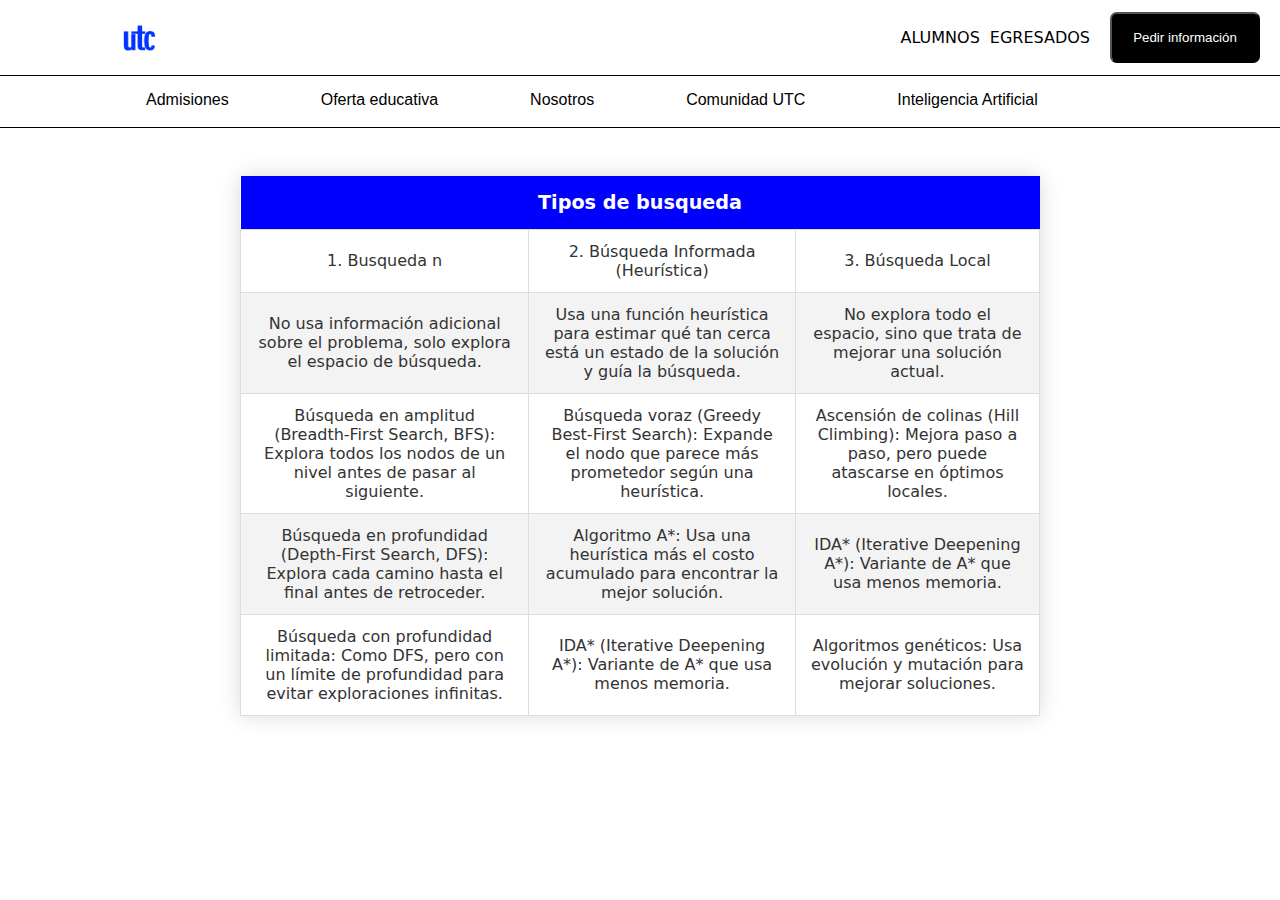
<file: html/busqueda.html>
<!DOCTYPE html>
<html lang="en">

<head>
    <meta charset="UTF-8">
    <link rel="stylesheet" href="../css/styleType.css">
    <link rel="icon" href="../imagenes/utcLogoBlue.png">

    <meta name="viewport" content="width=device-width, initial-scale=1.0">

    <title>Tecnicas de aprendizaje</title>
</head>

<body>
    <header>
        <!-- Este nav contendra en mobil dos cosas el boton de opciones y el 
        logo y en desktop abra el logo y tres opciones a la derecha -->
        <nav class="contPrinci">
            <!-- Este boton tendra un svg en forma de hamburgesa y desplegara el menu -->
            <button class="opcMenu" id=opcMenu>
                <svg xmlns="http://www.w3.org/2000/svg" id="Layer_1" data-name="Layer 1" viewBox="0 0 30 25" width="18"
                    height="15">
                    <path
                        d="M24,3.5c0,.83-.67,1.5-1.5,1.5H1.5c-.83,0-1.5-.67-1.5-1.5s.67-1.5,1.5-1.5H22.5c.83,0,1.5,.67,1.5,1.5ZM6.5,20H1.5c-.83,0-1.5,.67-1.5,1.5s.67,1.5,1.5,1.5H6.5c.83,0,1.5-.67,1.5-1.5s-.67-1.5-1.5-1.5ZM14.5,11H1.5c-.83,0-1.5,.67-1.5,1.5s.67,1.5,1.5,1.5H14.5c.83,0,1.5-.67,1.5-1.5s-.67-1.5-1.5-1.5Z" />
                </svg>
            </button>
            <!-- Este div contendra otro div el cual mostrara el logo de la escuela y contendra 
            los links que se mostraran en desktop -->
            <div class="contLogo">
                <div class="logo"></div>
            </div>
            <!-- El siguiente contenedor tendra tres opciones 2 links y un boton
            este solo aparecera en pantallas grandes -->
            <!-- El siguiente contenedor en mobiles desaparecera -->
            <div class="contOpciones">
                <div class="linkOpc">
                    <ul class="alumEgre">
                        <li class="linea">
                            <a href="https://utc.mx/alumnos" class="linkHBlue"> ALUMNOS </a>
                        </li>
                        <li>
                            <a href="#" class="linkHBlue"> EGRESADOS </a>
                        </li>
                    </ul>
                </div>
                <button class="inforHead">Pedir información</button>
            </div>
        </nav>
        <!-- Para la subcabecera tambien tendremos que crear un div el cual contendra otro nav y este un div 
        y dentro una lista desordenada la cual contendra dos cosas un div para elementos que apareceran normalmente
        y otro div para los componentes que apareceran en mobil como pedir informacion, alumnos y egresados. -->
        <!-- Menu -->
        <div class="subMenu" id="subMenu">
            <!-- Este submenu se abrira al presionar el boton del menu de admiciones, 
            tendra dos class uno para el diseño general y otro especifico para la seccion-->
            <div class="adminSub secAdmis" id="admisionSubM">
                <div class="contInfoSubM">
                    <div class="contTit">
                        <button class="btnRegresar" id="btnRegresar">
                            <svg xmlns="http://www.w3.org/2000/svg" id="Isolation_Mode" data-name="Isolation Mode"
                                viewBox="0 1 12 16" width="25" height="25">
                                <path
                                    d="M7.065,7.727l-2.78,2.78L24,10.532l0,3L4.3,13.507l2.765,2.764-2.121,2.12L1.025,14.474a3.5,3.5,0,0,1,0-4.949L4.944,5.607Z" />
                            </svg>
                        </button>
                        <p> Admisiones</p>
                    </div>
                    <a href="#" class="linkSubMen">
                        <p>Ver admisiones>></p>
                    </a>
                </div>
                <div class="opcAdmis">
                    <ul class="listSubMenu">
                        <span role="button" class="btnDesign">
                            <p class="pSubM">Becas</p>
                        </span>
                        <span role="button" class="btnDesign">
                            <p>Equivalencias</p>
                        </span>
                        <span role="button" class="btnDesign">
                            <p>Pedir informes</p>
                        </span>
                    </ul>
                </div>
            </div>
            <!-- Abajo esta la seccion para oferta educativa -->
            <!-- Antes que se te olvide como hacer la funcionalidad y que no hagas el cambio,
            lo primero seria editar y que quede bien el diseño del nuevo subMenu de oferta
            despues hacer que el contenedor no aparezca y agregar el .active aunque no funcione
            esto para agregarlo despues a la funcionalidad-->
            <div class="adminSub secOfert" id="ofertSubM">
                <div class="contInfoSubM">
                    <div class="contTit">
                        <button class="btnRegresar" id="btnRegresar1">
                            <svg xmlns="http://www.w3.org/2000/svg" id="Isolation_Mode" data-name="Isolation Mode"
                                viewBox="0 1 12 16" width="25" height="25">
                                <path
                                    d="M7.065,7.727l-2.78,2.78L24,10.532l0,3L4.3,13.507l2.765,2.764-2.121,2.12L1.025,14.474a3.5,3.5,0,0,1,0-4.949L4.944,5.607Z" />
                            </svg>
                        </button>
                        <p> Oferta Educativa</p>
                    </div>
                    <a href="#" class="linkSubMen">
                        <p>Ver oferta educativa>></p>
                    </a>
                </div>
                <div class="opcAdmis">
                    <ul class="listSubMenu">
                        <span role="button" class="btnDesign">
                            <p class="pSubM">Bachillerato</p>
                        </span>
                        <button class="btnSubMenu perro">
                            <div class="contBtnSub">
                                <p>Licenciaturas</p>
                                <svg xmlns="http://www.w3.org/2000/svg" viewBox="0 0 24 24" width="20" height="20">
                                    <g id="_01_align_center" data-name="01 align center">
                                        <path
                                            d="M7.412,24,6,22.588l9.881-9.881a1,1,0,0,0,0-1.414L6.017,1.431,7.431.017l9.862,9.862a3,3,0,0,1,0,4.242Z" />
                                    </g>
                                </svg>
                            </div>
                        </button>
                        <button class="btnSubMenu perro">
                            <div class="contBtnSub">
                                <p>Licenciaturas con Doble Titulacion</p>
                                <svg xmlns="http://www.w3.org/2000/svg" viewBox="0 0 24 24" width="20" height="20">
                                    <g id="_01_align_center" data-name="01 align center">
                                        <path
                                            d="M7.412,24,6,22.588l9.881-9.881a1,1,0,0,0,0-1.414L6.017,1.431,7.431.017l9.862,9.862a3,3,0,0,1,0,4.242Z" />
                                    </g>
                                </svg>
                            </div>
                        </button>
                        <button class="btnSubMenu perro">
                            <div class="contBtnSub">
                                <p>Maestrías</p>
                                <span class="contSvgSub">
                                    <svg xmlns="http://www.w3.org/2000/svg" viewBox="0 0 24 24" width="20" height="20">
                                        <g id="_01_align_center" data-name="01 align center">
                                            <path
                                                d="M7.412,24,6,22.588l9.881-9.881a1,1,0,0,0,0-1.414L6.017,1.431,7.431.017l9.862,9.862a3,3,0,0,1,0,4.242Z" />
                                        </g>
                                    </svg>
                                </span>

                            </div>
                        </button>
                        <span role="button" class="btnDesign">
                            <p>Extensión Universitaria</p>
                        </span>
                        <button class="btnSubMenu perro">
                            <div class="contBtnSub">
                                <p>A tu Ritmo</p>
                                <svg xmlns="http://www.w3.org/2000/svg" viewBox="0 0 24 24" width="20" height="20">
                                    <g id="_01_align_center" data-name="01 align center">
                                        <path
                                            d="M7.412,24,6,22.588l9.881-9.881a1,1,0,0,0,0-1.414L6.017,1.431,7.431.017l9.862,9.862a3,3,0,0,1,0,4.242Z" />
                                    </g>
                                </svg>
                            </div>
                        </button>
                        <span role="button" class="btnDesign">
                            <p>Acredita el Bachillerato</p>
                        </span>
                    </ul>
                </div>
            </div>
            <!-- Submenu de Nosotros  -->
            <div class="adminSub secNoso" id="nosotrosSubM">
                <div class="contInfoSubM">
                    <div class="contTit">
                        <button class="btnRegresar" id="btnRegresar2">
                            <svg xmlns="http://www.w3.org/2000/svg" id="Isolation_Mode" data-name="Isolation Mode"
                                viewBox="0 1 12 16" width="25" height="25">
                                <path
                                    d="M7.065,7.727l-2.78,2.78L24,10.532l0,3L4.3,13.507l2.765,2.764-2.121,2.12L1.025,14.474a3.5,3.5,0,0,1,0-4.949L4.944,5.607Z" />
                            </svg>
                        </button>
                        <p> Nosotros</p>
                    </div>
                    <a href="#" class="linkSubMen">
                        <p>Ver Nosotros>></p>
                    </a>
                </div>
                <div class="opcAdmis">
                    <ul class="listSubMenu">
                        <button class="btnSubMenu perro">
                            <div class="contBtnSub">
                                <p>Planteles</p>
                                <svg xmlns="http://www.w3.org/2000/svg" viewBox="0 0 24 24" width="20" height="20">
                                    <g id="_01_align_center" data-name="01 align center">
                                        <path
                                            d="M7.412,24,6,22.588l9.881-9.881a1,1,0,0,0,0-1.414L6.017,1.431,7.431.017l9.862,9.862a3,3,0,0,1,0,4.242Z" />
                                    </g>
                                </svg>
                            </div>
                        </button>
                        <button class="btnSubMenu perro">
                            <div class="contBtnSub">
                                <p>Modelo educativo</p>
                                <svg xmlns="http://www.w3.org/2000/svg" viewBox="0 0 24 24" width="20" height="20">
                                    <g id="_01_align_center" data-name="01 align center">
                                        <path
                                            d="M7.412,24,6,22.588l9.881-9.881a1,1,0,0,0,0-1.414L6.017,1.431,7.431.017l9.862,9.862a3,3,0,0,1,0,4.242Z" />
                                    </g>
                                </svg>
                            </div>
                        </button>
                        <button class="btnSubMenu perro">
                            <div class="contBtnSub">
                                <p>Internacionalización</p>
                                <span class="contSvgSub">
                                    <svg xmlns="http://www.w3.org/2000/svg" viewBox="0 0 24 24" width="20" height="20">
                                        <g id="_01_align_center" data-name="01 align center">
                                            <path
                                                d="M7.412,24,6,22.588l9.881-9.881a1,1,0,0,0,0-1.414L6.017,1.431,7.431.017l9.862,9.862a3,3,0,0,1,0,4.242Z" />
                                        </g>
                                    </svg>
                                </span>

                            </div>
                        </button>
                        <span role="button" class="btnDesign">
                            <p class="pSubM">Vida Estudiantil</p>
                        </span>

                        <span role="button" class="btnDesign">
                            <p>Empleabilidad</p>
                        </span>
                        <span role="button" class="btnDesign">
                            <p>Claustro de Rockstars</p>
                        </span>
                        <span role="button" class="btnDesign">
                            <p>RVOE</p>
                        </span>
                        <span role="button" class="btnDesign">
                            <p>Conexion educativa</p>
                        </span>
                        <span role="button" class="btnDesign">
                            <p>Reconociemientos</p>
                        </span>
                        <span role="button" class="btnDesign">
                            <p>Normatividad</p>
                        </span>
                    </ul>
                </div>
            </div>
            <!-- SubMenu Comunidad UTC -->
            <div class="adminSub secComu" id="comuniSubM">
                <div class="contInfoSubM">
                    <div class="contTit">
                        <button class="btnRegresar" id="btnRegresar3">
                            <svg xmlns="http://www.w3.org/2000/svg" id="Isolation_Mode" data-name="Isolation Mode"
                                viewBox="0 1 12 16" width="25" height="25">
                                <path
                                    d="M7.065,7.727l-2.78,2.78L24,10.532l0,3L4.3,13.507l2.765,2.764-2.121,2.12L1.025,14.474a3.5,3.5,0,0,1,0-4.949L4.944,5.607Z" />
                            </svg>
                        </button>
                        <p> Comunidad UTC</p>
                    </div>
                    <a href="#" class="linkSubMen">
                        <p>Ver Comunidad UTC>></p>
                    </a>
                </div>
                <div class="opcAdmis">
                    <ul class="listSubMenu">
                        <button class="btnSubMenu perro">
                            <div class="contBtnSub">
                                <p>Blog</p>
                                <svg xmlns="http://www.w3.org/2000/svg" viewBox="0 0 24 24" width="20" height="20">
                                    <g id="_01_align_center" data-name="01 align center">
                                        <path
                                            d="M7.412,24,6,22.588l9.881-9.881a1,1,0,0,0,0-1.414L6.017,1.431,7.431.017l9.862,9.862a3,3,0,0,1,0,4.242Z" />
                                    </g>
                                </svg>
                            </div>
                        </button>
                        <span role="button" class="btnDesign">
                            <p class="pSubM">UTC en los medios</p>
                        </span>

                    </ul>
                </div>
            </div>
        </div>
        <!-- Aqui agregare los submenus, esto para que cuando se presione un boton del menu no se superponga con los otros 3 -->
        <div class="subCabecera" id="subCabecera">
            <nav class="subLink">
                <div class="contSubHead">
                    <ul class="linkHead">
                        <!-- El siguiente contenedor se tiene que ocultar -->
                        <div class="opcHead" id="opcHead">
                            <li id="contLi">

                                <!-- Boton de Admisiones -->
                                <div class="admisHov">
                                    <div>
                                        <button class="btnOpcDesp" id="btnAdmisionesF">
                                            Admisiones
                                            <div class="flechaDer">
                                                <svg xmlns="http://www.w3.org/2000/svg" viewBox="0 0 24 24" width="15"
                                                    height="10" id="svgFlechaDer" class="flecha">
                                                    <g id="_01_align_center" data-name="01 align center">
                                                        <path
                                                            d="M7.412,24,6,22.588l9.881-9.881a1,1,0,0,0,0-1.414L6.017,1.431,7.431.017l9.862,9.862a3,3,0,0,1,0,4.242Z" />
                                                    </g>
                                                </svg>
                                            </div>
                                        </button>
                                    </div>

                                    <div class="contenDesk">
                                        <div class="contentAdmis">
                                            <div class="opcAdmisDesk">
                                                <ul class="listOpcDesk">
                                                    <li class="opcDesk">
                                                        <a href="#">
                                                            Becas
                                                        </a>
                                                    </li>
                                                    <li class="opcDesk">
                                                        <a href="#">
                                                            Equivalencias
                                                        </a>
                                                    </li>
                                                    <li class="opcDesk">
                                                        <a href="#">
                                                            Pedir informes
                                                        </a>
                                                    </li>
                                                    <li>
                                                        <a href="#" class="linkEsp">
                                                            Ver admisiones >>
                                                        </a>
                                                    </li>
                                                </ul>
                                            </div>
                                            <div class="anunAdmisDesk">
                                                <div class="contHeadImgD">
                                                    <!-- Primer imagen del subMenu -->
                                                    <img src="../imagenes/imgDesk.jpg" alt="" class="imgHD">
                                                    <div class="contHeImg">
                                                        <p class="contMasH1">
                                                            Oferta a distancia

                                                        </p>
                                                        <p class="gato1">
                                                            ver programas
                                                        </p>

                                                        <!-- <button>Conoce mas </button> -->
                                                    </div>
                                                    <!-- Segunda imagen del subMenu -->
                                                    <img src="../imagenes/porDos.jpg" alt="" class="imgHD">
                                                    <div class="contHeImg1">
                                                        <p class="contMasH2">
                                                            Estudia dos carreras a la vez

                                                        </p>
                                                        <p class="gato2">
                                                            Conoce mas >
                                                        </p>

                                                        <!-- <button>Conoce mas </button> -->
                                                    </div>
                                                </div>
                                                <div class="contBajo">
                                                    <div class="contBtnBajo">
                                                        <div class="cont1Bajo">
                                                            <svg xmlns="http://www.w3.org/2000/svg" id="Layer_1"
                                                                data-name="Layer 1" viewBox="0 0 24 24" width="20"
                                                                height="15">
                                                                <path
                                                                    d="M12,5c-1.379,0-2.5-1.122-2.5-2.5s1.121-2.5,2.5-2.5,2.5,1.122,2.5,2.5-1.121,2.5-2.5,2.5Zm0-4c-.827,0-1.5,.673-1.5,1.5s.673,1.5,1.5,1.5,1.5-.673,1.5-1.5-.673-1.5-1.5-1.5Zm3,14h2v-6.5c0-1.378-1.121-2.5-2.5-2.5h-5c-1.379,0-2.5,1.122-2.5,2.5v6.5h2v6h1v-7h-2v-5.5c0-.827,.673-1.5,1.5-1.5h5c.827,0,1.5,.673,1.5,1.5v5.5h-2v7h1v-6Zm2,1.354v1.001c3.798,.575,6,1.738,6,2.645,0,1.253-4.185,3-11,3s-11-1.747-11-3c0-.907,2.202-2.07,6-2.645v-1.001c-3.885,.566-7,1.803-7,3.646,0,2.598,6.183,4,12,4s12-1.402,12-4c0-1.843-3.115-3.081-7-3.646Z" />
                                                            </svg>
                                                            <p>Ven conoce los planteles de UTC</p>
                                                        </div>
                                                        <div class="cont2Bajo">
                                                            <a href="#">Agenda tu visita > </a>
                                                        </div>

                                                    </div>
                                                </div>
                                            </div>
                                        </div>
                                    </div>
                                </div>

                            </li>
                            <li id="contLi">
                                <!-- Boton de oferta educativa -->
                                <div class="admisHov2">
                                    <button class="btnOpcDesp" id="btnOfertaEdu">
                                        Oferta educativa
                                        <div class="flechaDer">
                                            <svg xmlns="http://www.w3.org/2000/svg" class="flecha" viewBox="0 0 24 24"
                                                width="15" height="10" id="svgFlechaDer">
                                                <g id="_01_align_center" data-name="01 align center">
                                                    <path
                                                        d="M7.412,24,6,22.588l9.881-9.881a1,1,0,0,0,0-1.414L6.017,1.431,7.431.017l9.862,9.862a3,3,0,0,1,0,4.242Z" />
                                                </g>
                                            </svg>
                                        </div>
                                    </button>
                                    <div class="contenDesk2">
                                        <div class="contentAdmis">
                                            <div class="opcAdmisDesk">
                                                <ul class="listOpcDesk">
                                                    <li class="opcDesk">
                                                        <a href="#">
                                                            Licenciaturas
                                                        </a>
                                                    </li>
                                                    <li class="opcDesk">
                                                        <a href="#">
                                                            Bachillerato
                                                        </a>
                                                    </li>
                                                    <li class="opcDesk">
                                                        <a href="#">
                                                            Licenciaturas con Doble Titulacion
                                                        </a>
                                                    </li>
                                                    <li class="opcDesk">
                                                        <a href="#">
                                                            Maestrias
                                                        </a>
                                                    </li>
                                                    <li class="opcDesk">
                                                        <a href="#">
                                                            Extension Uniersitaria
                                                        </a>
                                                    </li>
                                                    <li class="opcDesk">
                                                        <a href="#">
                                                            A tu Ritmo
                                                        </a>
                                                    </li>
                                                    <li class="opcDesk">
                                                        <a href="#">
                                                            Acredita el Bachillerato
                                                        </a>
                                                    </li>
                                                    <li>
                                                        <a href="#" class="linkEsp">
                                                            Ver admisiones >>
                                                        </a>
                                                    </li>
                                                </ul>
                                            </div>
                                            <div class="anunAdmisDesk">
                                                <div class="contHeadImgD">
                                                    <!-- Primer imagen del subMenu -->
                                                    <img src="../imagenes/imgDesk.jpg" alt="" class="imgHD">
                                                    <div class="contHeImg">
                                                        <p class="contMasH1">
                                                            Oferta a distancia

                                                        </p>
                                                        <p class="gato1">
                                                            ver programas
                                                        </p>

                                                        <!-- <button>Conoce mas </button> -->
                                                    </div>
                                                    <!-- Segunda imagen del subMenu -->
                                                    <img src="../imagenes/porDos.jpg" alt="" class="imgHD">
                                                    <div class="contHeImg1">
                                                        <p class="contMasH2">
                                                            Estudia dos carreras a la vez

                                                        </p>
                                                        <p class="gato2">
                                                            Conoce mas >
                                                        </p>

                                                        <!-- <button>Conoce mas </button> -->
                                                    </div>
                                                </div>
                                                <div class="contBajo">
                                                    <div class="contBtnBajo">
                                                        <div class="cont1Bajo">
                                                            <svg xmlns="http://www.w3.org/2000/svg" id="Layer_1"
                                                                data-name="Layer 1" viewBox="0 0 24 24" width="20"
                                                                height="15">
                                                                <path
                                                                    d="M12,5c-1.379,0-2.5-1.122-2.5-2.5s1.121-2.5,2.5-2.5,2.5,1.122,2.5,2.5-1.121,2.5-2.5,2.5Zm0-4c-.827,0-1.5,.673-1.5,1.5s.673,1.5,1.5,1.5,1.5-.673,1.5-1.5-.673-1.5-1.5-1.5Zm3,14h2v-6.5c0-1.378-1.121-2.5-2.5-2.5h-5c-1.379,0-2.5,1.122-2.5,2.5v6.5h2v6h1v-7h-2v-5.5c0-.827,.673-1.5,1.5-1.5h5c.827,0,1.5,.673,1.5,1.5v5.5h-2v7h1v-6Zm2,1.354v1.001c3.798,.575,6,1.738,6,2.645,0,1.253-4.185,3-11,3s-11-1.747-11-3c0-.907,2.202-2.07,6-2.645v-1.001c-3.885,.566-7,1.803-7,3.646,0,2.598,6.183,4,12,4s12-1.402,12-4c0-1.843-3.115-3.081-7-3.646Z" />
                                                            </svg>
                                                            <p>Ven conoce los planteles de UTC</p>
                                                        </div>
                                                        <div class="cont2Bajo">
                                                            <a href="#">Agenda tu visita > </a>
                                                        </div>

                                                    </div>
                                                </div>
                                            </div>
                                        </div>
                                    </div>
                                </div>

                            </li>
                            <li id="contLi">
                                <div class="admisHov3">
                                    <button class="btnOpcDesp" id="btnNosotros">
                                        Nosotros
                                        <div class="flechaDer">
                                            <svg xmlns="http://www.w3.org/2000/svg" class="flecha" viewBox="0 0 24 24"
                                                width="15" height="10" id="svgFlechaDer">
                                                <g id="_01_align_center" data-name="01 align center">
                                                    <path
                                                        d="M7.412,24,6,22.588l9.881-9.881a1,1,0,0,0,0-1.414L6.017,1.431,7.431.017l9.862,9.862a3,3,0,0,1,0,4.242Z" />
                                                </g>
                                            </svg>
                                        </div>
                                    </button>
                                    <div class="contenDesk3">
                                        <div class="contentAdmis">
                                            <div class="opcAdmisDesk">
                                                <ul class="listOpcDesk">
                                                    <li class="opcDesk">
                                                        <a href="#">
                                                            planteles
                                                        </a>
                                                    </li>
                                                    <li class="opcDesk">
                                                        <a href="#">
                                                            Modelo Educativo
                                                        </a>
                                                    </li>
                                                    <li class="opcDesk">
                                                        <a href="#">
                                                            Internacionalización
                                                        </a>
                                                    </li>
                                                    <li class="opcDesk">
                                                        <a href="#">
                                                            vida estudiantil
                                                        </a>
                                                    </li>
                                                    <li class="opcDesk">
                                                        <a href="#">
                                                            empleabilidad
                                                        </a>
                                                    </li>
                                                    <li class="opcDesk">
                                                        <a href="#">
                                                            Claustro de Rockstars
                                                        </a>
                                                    </li>
                                                    <li class="opcDesk">
                                                        <a href="#">
                                                            RVOE
                                                        </a>
                                                    </li>
                                                    <li>
                                                        <a href="#" class="linkEsp">
                                                            Ver admisiones >>
                                                        </a>
                                                    </li>
                                                </ul>
                                            </div>
                                            <div class="anunAdmisDesk">
                                                <div class="contHeadImgD">
                                                    <!-- Primer imagen del subMenu -->
                                                    <img src="../imagenes/imgDesk.jpg" alt="" class="imgHD">
                                                    <div class="contHeImg">
                                                        <p class="contMasH1">
                                                            Oferta a distancia

                                                        </p>
                                                        <p class="gato1">
                                                            ver programas
                                                        </p>

                                                        <!-- <button>Conoce mas </button> -->
                                                    </div>
                                                    <!-- Segunda imagen del subMenu -->
                                                    <img src="../imagenes/porDos.jpg" alt="" class="imgHD">
                                                    <div class="contHeImg1">
                                                        <p class="contMasH2">
                                                            Estudia dos carreras a la vez

                                                        </p>
                                                        <p class="gato2">
                                                            Conoce mas >
                                                        </p>

                                                        <!-- <button>Conoce mas </button> -->
                                                    </div>
                                                </div>
                                                <div class="contBajo">
                                                    <div class="contBtnBajo">
                                                        <div class="cont1Bajo">
                                                            <svg xmlns="http://www.w3.org/2000/svg" id="Layer_1"
                                                                data-name="Layer 1" viewBox="0 0 24 24" width="20"
                                                                height="15">
                                                                <path
                                                                    d="M12,5c-1.379,0-2.5-1.122-2.5-2.5s1.121-2.5,2.5-2.5,2.5,1.122,2.5,2.5-1.121,2.5-2.5,2.5Zm0-4c-.827,0-1.5,.673-1.5,1.5s.673,1.5,1.5,1.5,1.5-.673,1.5-1.5-.673-1.5-1.5-1.5Zm3,14h2v-6.5c0-1.378-1.121-2.5-2.5-2.5h-5c-1.379,0-2.5,1.122-2.5,2.5v6.5h2v6h1v-7h-2v-5.5c0-.827,.673-1.5,1.5-1.5h5c.827,0,1.5,.673,1.5,1.5v5.5h-2v7h1v-6Zm2,1.354v1.001c3.798,.575,6,1.738,6,2.645,0,1.253-4.185,3-11,3s-11-1.747-11-3c0-.907,2.202-2.07,6-2.645v-1.001c-3.885,.566-7,1.803-7,3.646,0,2.598,6.183,4,12,4s12-1.402,12-4c0-1.843-3.115-3.081-7-3.646Z" />
                                                            </svg>
                                                            <p>Ven conoce los planteles de UTC</p>
                                                        </div>
                                                        <div class="cont2Bajo">
                                                            <a href="#">Agenda tu visita > </a>
                                                        </div>

                                                    </div>
                                                </div>
                                            </div>
                                        </div>
                                    </div>
                                </div>

                            </li>
                            <li id="contLi">
                                <div class="admisHov4">
                                    <button class="btnOpcDesp" id="btnComuni">
                                        Comunidad UTC
                                        <div class="flechaDer">
                                            <svg xmlns="http://www.w3.org/2000/svg" class="flecha" viewBox="0 0 24 24"
                                                width="15" height="10" id="svgFlechaDer">
                                                <g id="_01_align_center" data-name="01 align center">
                                                    <path
                                                        d="M7.412,24,6,22.588l9.881-9.881a1,1,0,0,0,0-1.414L6.017,1.431,7.431.017l9.862,9.862a3,3,0,0,1,0,4.242Z" />
                                                </g>
                                            </svg>
                                        </div>
                                    </button>

                                    <div class="contenDesk4">
                                        <div class="contentAdmis">
                                            <div class="opcAdmisDesk">
                                                <ul class="listOpcDesk">
                                                    <li class="opcDesk">
                                                        <a href="#">
                                                            Blog
                                                        </a>
                                                    </li>
                                                    <li class="opcDesk">
                                                        <a href="#">
                                                            UTC en los medios
                                                        </a>
                                                    </li>

                                                    <li>
                                                        <a href="#" class="linkEsp">
                                                            Ver admisiones >>
                                                        </a>
                                                    </li>
                                                </ul>
                                            </div>
                                            <div class="anunAdmisDesk">
                                                <div class="contHeadImgD">
                                                    <!-- Primer imagen del subMenu -->
                                                    <img src="../imagenes/imgDesk.jpg" alt="" class="imgHD">
                                                    <div class="contHeImg">
                                                        <p class="contMasH1">
                                                            Oferta a distancia

                                                        </p>
                                                        <p class="gato1">
                                                            ver programas
                                                        </p>

                                                        <!-- <button>Conoce mas </button> -->
                                                    </div>
                                                    <!-- Segunda imagen del subMenu -->
                                                    <img src="../imagenes/porDos.jpg" alt="" class="imgHD">
                                                    <div class="contHeImg1">
                                                        <p class="contMasH2">
                                                            Estudia dos carreras a la vez

                                                        </p>
                                                        <p class="gato2">
                                                            Conoce mas >
                                                        </p>

                                                        <!-- <button>Conoce mas </button> -->
                                                    </div>
                                                </div>
                                                <div class="contBajo">
                                                    <div class="contBtnBajo">
                                                        <div class="cont1Bajo">
                                                            <svg xmlns="http://www.w3.org/2000/svg" id="Layer_1"
                                                                data-name="Layer 1" viewBox="0 0 24 24" width="20"
                                                                height="15">
                                                                <path
                                                                    d="M12,5c-1.379,0-2.5-1.122-2.5-2.5s1.121-2.5,2.5-2.5,2.5,1.122,2.5,2.5-1.121,2.5-2.5,2.5Zm0-4c-.827,0-1.5,.673-1.5,1.5s.673,1.5,1.5,1.5,1.5-.673,1.5-1.5-.673-1.5-1.5-1.5Zm3,14h2v-6.5c0-1.378-1.121-2.5-2.5-2.5h-5c-1.379,0-2.5,1.122-2.5,2.5v6.5h2v6h1v-7h-2v-5.5c0-.827,.673-1.5,1.5-1.5h5c.827,0,1.5,.673,1.5,1.5v5.5h-2v7h1v-6Zm2,1.354v1.001c3.798,.575,6,1.738,6,2.645,0,1.253-4.185,3-11,3s-11-1.747-11-3c0-.907,2.202-2.07,6-2.645v-1.001c-3.885,.566-7,1.803-7,3.646,0,2.598,6.183,4,12,4s12-1.402,12-4c0-1.843-3.115-3.081-7-3.646Z" />
                                                            </svg>
                                                            <p>Ven conoce los planteles de UTC</p>
                                                        </div>
                                                        <div class="cont2Bajo">
                                                            <a href="#">Agenda tu visita > </a>
                                                        </div>

                                                    </div>
                                                </div>
                                            </div>
                                        </div>
                                    </div>
                                </div>

                            </li>
                            <li id="contLi">
                                <div class="admisHov5">
                                    <button class="btnOpcDesp" id="btnComuni">
                                        Inteligencia Artificial
                                        <div class="flechaDer">
                                            <svg xmlns="http://www.w3.org/2000/svg" class="flecha" viewBox="0 0 24 24"
                                                width="15" height="10" id="svgFlechaDer">
                                                <g id="_01_align_center" data-name="01 align center">
                                                    <path
                                                        d="M7.412,24,6,22.588l9.881-9.881a1,1,0,0,0,0-1.414L6.017,1.431,7.431.017l9.862,9.862a3,3,0,0,1,0,4.242Z" />
                                                </g>
                                            </svg>
                                        </div>
                                    </button>
                                    <div class="contenDesk5">
                                        <div class="contentAdmis">
                                            <div class="opcAdmisDesk">
                                                <ul class="listOpcDesk">
                                                    <li class="opcDesk">
                                                        <a href="html/conceptBasi.html" target="_blank">
                                                            Conceptos Basicos </a>
                                                    </li>
                                                    <li class="opcDesk">
                                                        <a href="/html/tecnicas.html">
                                                            Tecnicas de aprendizaje
                                                        </a>
                                                    </li>
                                                    <li class="opcDesk">
                                                        <a href="/html/agenInt.html">
                                                            Agente inteligente
                                                        </a>
                                                    </li>
                                                    <li class="opcDesk">
                                                        <a href="/html/tiposIa.html">
                                                            Tipos de IA
                                                        </a>
                                                    </li>
                                                    <li class="opcDesk">
                                                        <a href="/html/busqueda.html">
                                                            Tipos de Busqueda
                                                        </a>
                                                    </li>
                                                    <li class="opcDesk">
                                                        <a href="/html/patrones.html">
                                                            Reconocimiento de Patrones
                                                        </a>
                                                    </li>
                                                    <li class="opcDesk">
                                                        <a href="/html/clasificacion.html">
                                                            Arboles de clasificación
                                                        </a>
                                                    </li>
                                                    <li class="opcDesk">
                                                        <a href="/html/aplicaciones.html">
                                                            Aplicaciones
                                                        </a>
                                                    </li>
                                                    <li class="opcDesk">
                                                        <a href="/html/regresion_lineal.html">
                                                            Regresion Lineal
                                                        </a>
                                                    </li>
                                                    <li class="opcDesk">
                                                        <a href="/html/random_forest.html">
                                                            Random Forest
                                                        </a>
                                                    </li>
                                                </ul>
                                            </div>
                                            <div class="anunAdmisDesk">
                                                <div class="contHeadImgD">
                                                    <!-- Primer imagen del subMenu -->
                                                    <img src="../imagenes/imgDesk.jpg" alt="" class="imgHD">
                                                    <div class="contHeImg">
                                                        <p class="contMasH1">
                                                            Oferta a distancia

                                                        </p>
                                                        <p class="gato1">
                                                            ver programas
                                                        </p>

                                                        <!-- <button>Conoce mas </button> -->
                                                    </div>
                                                    <!-- Segunda imagen del subMenu -->
                                                    <img src="../imagenes/porDos.jpg" alt="" class="imgHD">
                                                    <div class="contHeImg1">
                                                        <p class="contMasH2">
                                                            Estudia dos carreras a la vez

                                                        </p>
                                                        <p class="gato2">
                                                            Conoce mas >
                                                        </p>

                                                        <!-- <button>Conoce mas </button> -->
                                                    </div>
                                                </div>
                                                <div class="contBajo">
                                                    <div class="contBtnBajo">
                                                        <div class="cont1Bajo">
                                                            <svg xmlns="http://www.w3.org/2000/svg" id="Layer_1"
                                                                data-name="Layer 1" viewBox="0 0 24 24" width="20"
                                                                height="15">
                                                                <path
                                                                    d="M12,5c-1.379,0-2.5-1.122-2.5-2.5s1.121-2.5,2.5-2.5,2.5,1.122,2.5,2.5-1.121,2.5-2.5,2.5Zm0-4c-.827,0-1.5,.673-1.5,1.5s.673,1.5,1.5,1.5,1.5-.673,1.5-1.5-.673-1.5-1.5-1.5Zm3,14h2v-6.5c0-1.378-1.121-2.5-2.5-2.5h-5c-1.379,0-2.5,1.122-2.5,2.5v6.5h2v6h1v-7h-2v-5.5c0-.827,.673-1.5,1.5-1.5h5c.827,0,1.5,.673,1.5,1.5v5.5h-2v7h1v-6Zm2,1.354v1.001c3.798,.575,6,1.738,6,2.645,0,1.253-4.185,3-11,3s-11-1.747-11-3c0-.907,2.202-2.07,6-2.645v-1.001c-3.885,.566-7,1.803-7,3.646,0,2.598,6.183,4,12,4s12-1.402,12-4c0-1.843-3.115-3.081-7-3.646Z" />
                                                            </svg>
                                                            <p>Ven conoce los planteles de UTC</p>
                                                        </div>
                                                        <div class="cont2Bajo">
                                                            <a href="#">Agenda tu visita > </a>
                                                        </div>

                                                    </div>
                                                </div>
                                            </div>
                                        </div>
                                    </div>
                                </div>

                            </li>
                        </div>
                        <!-- Botones inferiores -->
                        <div class="subHead2">
                            <button class="btnInfo">
                                Pedir información
                            </button>
                            <div class="alumEgre2">
                                <ul id="listAlumn">
                                    <li class="alumnLi">
                                        <a href="https://utc.mx/alumnos">
                                            <p class="titulo">
                                                ALUMNOS
                                            </p>
                                            <span class="flechaDerSvg">
                                                <svg xmlns="http://www.w3.org/2000/svg" id="Outline" viewBox="0 0 24 24"
                                                    width="25" height="15">
                                                    <path
                                                        d="M23.12,9.91,19.25,6a1,1,0,0,0-1.42,0h0a1,1,0,0,0,0,1.41L21.39,11H1a1,1,0,0,0-1,1H0a1,1,0,0,0,1,1H21.45l-3.62,3.61a1,1,0,0,0,0,1.42h0a1,1,0,0,0,1.42,0l3.87-3.88A3,3,0,0,0,23.12,9.91Z" />
                                                </svg>
                                            </span>
                                        </a>

                                    </li>
                                    <li class="alumnLi" id="egLi">
                                        <a href="#">
                                            <p class="titulo">
                                                EGRESADOS
                                            </p>
                                            <span class="flechaDerSvg">
                                                <svg xmlns="http://www.w3.org/2000/svg" id="Outline" viewBox="0 0 24 24"
                                                    width="25" height="15">
                                                    <path
                                                        d="M23.12,9.91,19.25,6a1,1,0,0,0-1.42,0h0a1,1,0,0,0,0,1.41L21.39,11H1a1,1,0,0,0-1,1H0a1,1,0,0,0,1,1H21.45l-3.62,3.61a1,1,0,0,0,0,1.42h0a1,1,0,0,0,1.42,0l3.87-3.88A3,3,0,0,0,23.12,9.91Z" />
                                                </svg>
                                            </span>
                                        </a>
                                    </li>
                                </ul>
                            </div>
                        </div>
                    </ul>
                </div>
            </nav>
        </div>
    </header>

    
    <div class="tiposBusqueda" id="tiposBusqueda">
        <article class="punto5">
            <div class="contenido">
                <table>
                    <thead class="tabla">
                        <tr>
                            <th colspan="3">
                                Tipos de busqueda
                            </th>
                        </tr>
                    </thead>
                    <tbody>
                        <tr>
                            <!-- Tipo de busqueda -->
                            <td>1. Busqueda n</td>
                            <td>2. Búsqueda Informada (Heurística)</td>
                            <td>3. Búsqueda Local</td>
                        </tr>
                        <!-- Concepto del tipo de busqueda -->
                        <tr>
                            <td>
                                No usa información adicional sobre el problema, solo explora el espacio de búsqueda.
                            </td>
                            <td>
                                Usa una función heurística para estimar qué tan cerca está un estado de la solución y guía la búsqueda.
                            </td>
                            <td>
                                No explora todo el espacio, sino que trata de mejorar una solución actual.
                            </td>
                        </tr>
                        <!-- Ahora se agregaran los puntos acerca de los tipo de busqueda -->
                        <tr>
                            <td>
                                Búsqueda en amplitud (Breadth-First Search, BFS): Explora todos los nodos de un nivel antes de pasar al siguiente.
                            </td>
                            <td>
                                Búsqueda voraz (Greedy Best-First Search): Expande el nodo que parece más prometedor según una heurística.
                            </td>
                            <td>
                                Ascensión de colinas (Hill Climbing): Mejora paso a paso, pero puede atascarse en óptimos locales.
                            </td>
                        </tr>
                        <tr>
                            <td>
                                Búsqueda en profundidad (Depth-First Search, DFS): Explora cada camino hasta el final antes de retroceder.
                            </td>
                            <td>
                                Algoritmo A*: Usa una heurística más el costo acumulado para encontrar la mejor solución.
                            </td>
                            <td>
                                IDA* (Iterative Deepening A*): Variante de A* que usa menos memoria.
                            </td>
                        </tr>
                        <tr>
                            <td>
                                Búsqueda con profundidad limitada: Como DFS, pero con un límite de profundidad para evitar exploraciones infinitas.
                            </td>
                            <td>
                                IDA* (Iterative Deepening A*): Variante de A* que usa menos memoria.
                            </td>
                            <td>
                                Algoritmos genéticos: Usa evolución y mutación para mejorar soluciones.
                            </td>
                        </tr>
                    </tbody>
                </table>
            </div>
        </article>
    </div>
    <script src="main.js"></script>
</body>

</html>
</file>
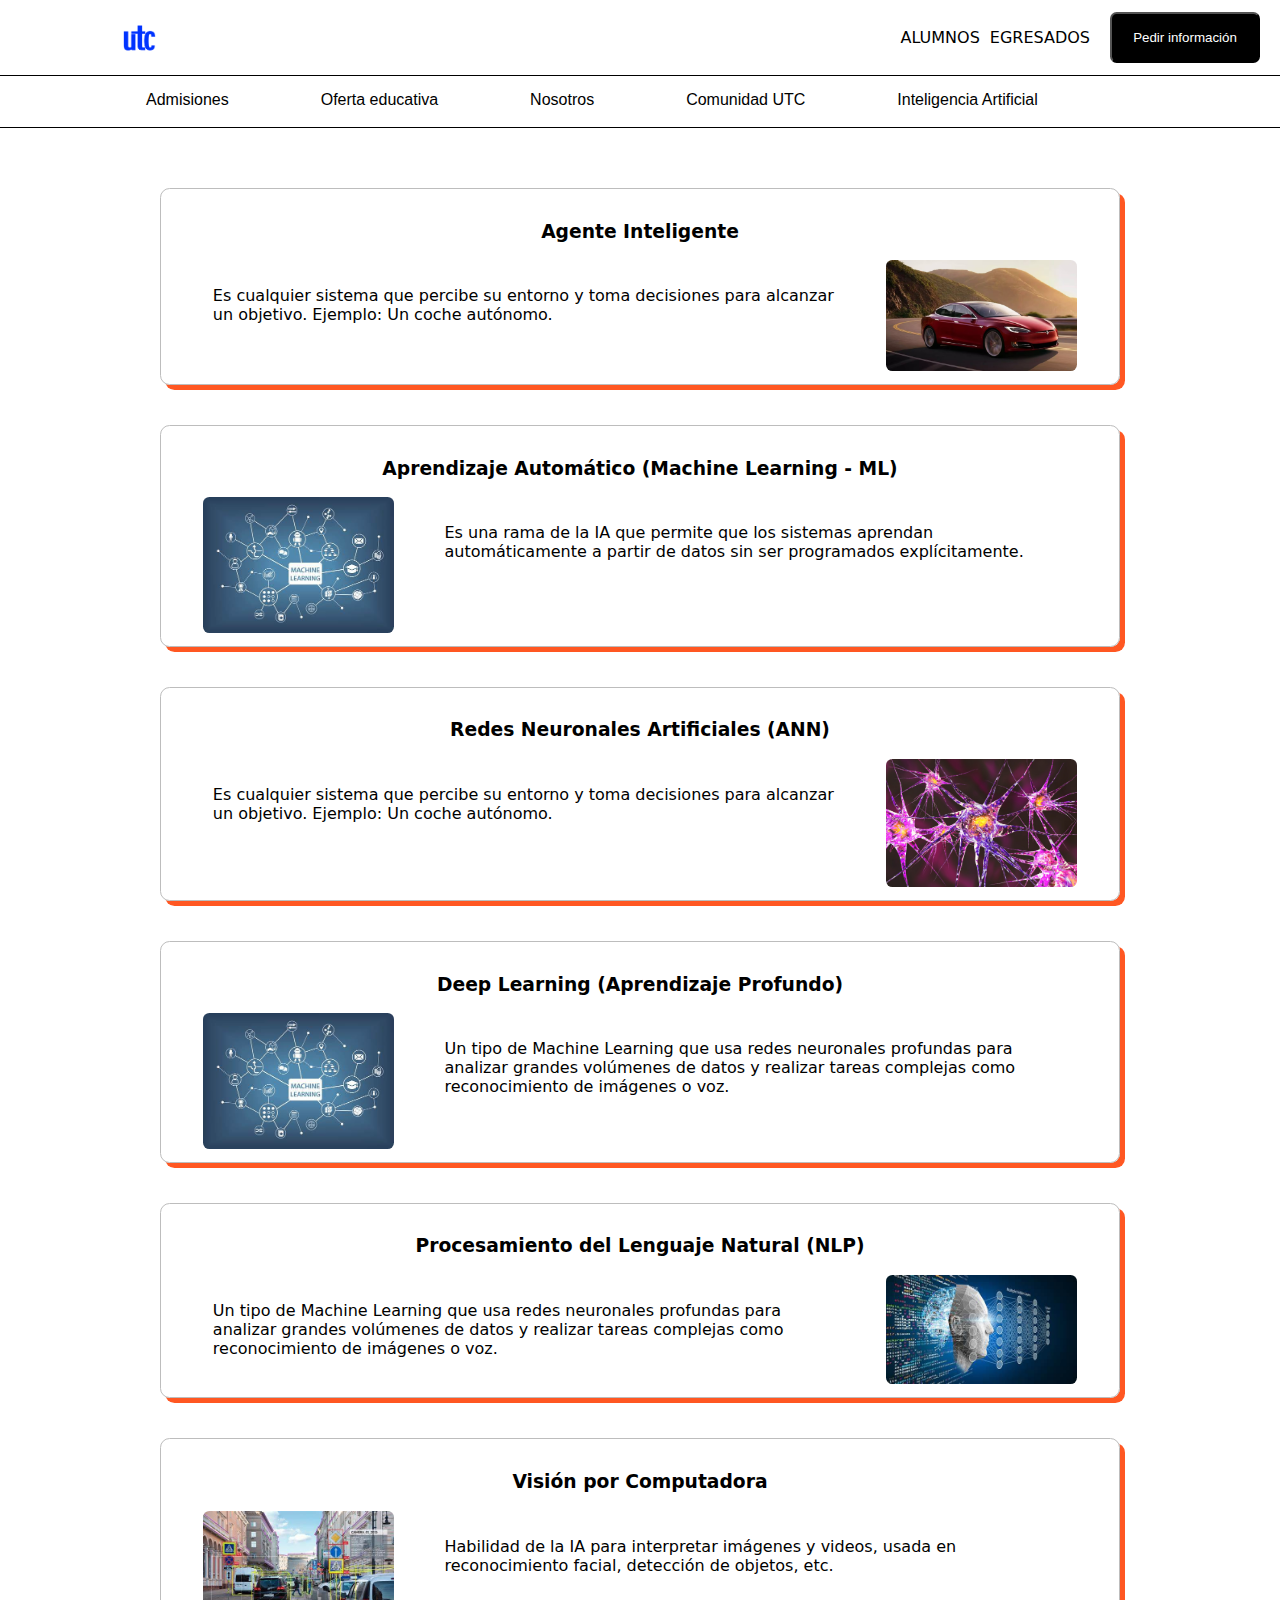
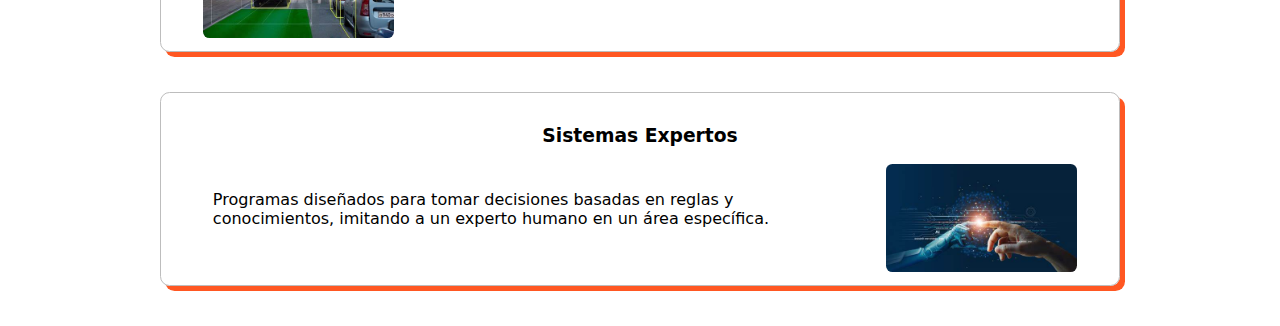
<file: html/conceptBasi.html>
<!DOCTYPE html>
<html lang="en">

<head>
    <meta charset="UTF-8">
    <link rel="icon" href="../imagenes/utcLogoBlue.png">
    <link rel="stylesheet" href="../css/styleGen.css">
    <meta name="viewport" content="width=device-width, initial-scale=1.0">

    <title>Conceptos Basicos</title>
</head>

<body>
    <header>
        <!-- Este nav contendra en mobil dos cosas el boton de opciones y el 
        logo y en desktop abra el logo y tres opciones a la derecha -->
        <nav class="contPrinci">
            <!-- Este boton tendra un svg en forma de hamburgesa y desplegara el menu -->
            <button class="opcMenu" id=opcMenu>
                <svg xmlns="http://www.w3.org/2000/svg" id="Layer_1" data-name="Layer 1" viewBox="0 0 30 25" width="18"
                    height="15">
                    <path
                        d="M24,3.5c0,.83-.67,1.5-1.5,1.5H1.5c-.83,0-1.5-.67-1.5-1.5s.67-1.5,1.5-1.5H22.5c.83,0,1.5,.67,1.5,1.5ZM6.5,20H1.5c-.83,0-1.5,.67-1.5,1.5s.67,1.5,1.5,1.5H6.5c.83,0,1.5-.67,1.5-1.5s-.67-1.5-1.5-1.5ZM14.5,11H1.5c-.83,0-1.5,.67-1.5,1.5s.67,1.5,1.5,1.5H14.5c.83,0,1.5-.67,1.5-1.5s-.67-1.5-1.5-1.5Z" />
                </svg>
            </button>
            <!-- Este div contendra otro div el cual mostrara el logo de la escuela y contendra 
            los links que se mostraran en desktop -->
            <div class="contLogo">
                <div class="logo"></div>
            </div>
            <!-- El siguiente contenedor tendra tres opciones 2 links y un boton
            este solo aparecera en pantallas grandes -->
            <!-- El siguiente contenedor en mobiles desaparecera -->
            <div class="contOpciones">
                <div class="linkOpc">
                    <ul class="alumEgre">
                        <li class="linea">
                            <a href="https://utc.mx/alumnos" class="linkHBlue"> ALUMNOS </a>
                        </li>
                        <li>
                            <a href="#" class="linkHBlue"> EGRESADOS </a>
                        </li>
                    </ul>
                </div>
                <button class="inforHead">Pedir información</button>
            </div>
        </nav>
        <!-- Para la subcabecera tambien tendremos que crear un div el cual contendra otro nav y este un div 
        y dentro una lista desordenada la cual contendra dos cosas un div para elementos que apareceran normalmente
        y otro div para los componentes que apareceran en mobil como pedir informacion, alumnos y egresados. -->
        <!-- Menu -->
        <div class="subMenu" id="subMenu">
            <!-- Este submenu se abrira al presionar el boton del menu de admiciones, 
            tendra dos class uno para el diseño general y otro especifico para la seccion-->
            <div class="adminSub secAdmis" id="admisionSubM">
                <div class="contInfoSubM">
                    <div class="contTit">
                        <button class="btnRegresar" id="btnRegresar">
                            <svg xmlns="http://www.w3.org/2000/svg" id="Isolation_Mode" data-name="Isolation Mode"
                                viewBox="0 1 12 16" width="25" height="25">
                                <path
                                    d="M7.065,7.727l-2.78,2.78L24,10.532l0,3L4.3,13.507l2.765,2.764-2.121,2.12L1.025,14.474a3.5,3.5,0,0,1,0-4.949L4.944,5.607Z" />
                            </svg>
                        </button>
                        <p> Admisiones</p>
                    </div>
                    <a href="#" class="linkSubMen">
                        <p>Ver admisiones>></p>
                    </a>
                </div>
                <div class="opcAdmis">
                    <ul class="listSubMenu">
                        <span role="button" class="btnDesign">
                            <p class="pSubM">Becas</p>
                        </span>
                        <span role="button" class="btnDesign">
                            <p>Equivalencias</p>
                        </span>
                        <span role="button" class="btnDesign">
                            <p>Pedir informes</p>
                        </span>
                    </ul>
                </div>
            </div>
            <!-- Abajo esta la seccion para oferta educativa -->
            <!-- Antes que se te olvide como hacer la funcionalidad y que no hagas el cambio,
            lo primero seria editar y que quede bien el diseño del nuevo subMenu de oferta
            despues hacer que el contenedor no aparezca y agregar el .active aunque no funcione
            esto para agregarlo despues a la funcionalidad-->
            <div class="adminSub secOfert" id="ofertSubM">
                <div class="contInfoSubM">
                    <div class="contTit">
                        <button class="btnRegresar" id="btnRegresar1">
                            <svg xmlns="http://www.w3.org/2000/svg" id="Isolation_Mode" data-name="Isolation Mode"
                                viewBox="0 1 12 16" width="25" height="25">
                                <path
                                    d="M7.065,7.727l-2.78,2.78L24,10.532l0,3L4.3,13.507l2.765,2.764-2.121,2.12L1.025,14.474a3.5,3.5,0,0,1,0-4.949L4.944,5.607Z" />
                            </svg>
                        </button>
                        <p> Oferta Educativa</p>
                    </div>
                    <a href="#" class="linkSubMen">
                        <p>Ver oferta educativa>></p>
                    </a>
                </div>
                <div class="opcAdmis">
                    <ul class="listSubMenu">
                        <span role="button" class="btnDesign">
                            <p class="pSubM">Bachillerato</p>
                        </span>
                        <button class="btnSubMenu perro">
                            <div class="contBtnSub">
                                <p>Licenciaturas</p>
                                <svg xmlns="http://www.w3.org/2000/svg" viewBox="0 0 24 24" width="20" height="20">
                                    <g id="_01_align_center" data-name="01 align center">
                                        <path
                                            d="M7.412,24,6,22.588l9.881-9.881a1,1,0,0,0,0-1.414L6.017,1.431,7.431.017l9.862,9.862a3,3,0,0,1,0,4.242Z" />
                                    </g>
                                </svg>
                            </div>
                        </button>
                        <button class="btnSubMenu perro">
                            <div class="contBtnSub">
                                <p>Licenciaturas con Doble Titulacion</p>
                                <svg xmlns="http://www.w3.org/2000/svg" viewBox="0 0 24 24" width="20" height="20">
                                    <g id="_01_align_center" data-name="01 align center">
                                        <path
                                            d="M7.412,24,6,22.588l9.881-9.881a1,1,0,0,0,0-1.414L6.017,1.431,7.431.017l9.862,9.862a3,3,0,0,1,0,4.242Z" />
                                    </g>
                                </svg>
                            </div>
                        </button>
                        <button class="btnSubMenu perro">
                            <div class="contBtnSub">
                                <p>Maestrías</p>
                                <span class="contSvgSub">
                                    <svg xmlns="http://www.w3.org/2000/svg" viewBox="0 0 24 24" width="20" height="20">
                                        <g id="_01_align_center" data-name="01 align center">
                                            <path
                                                d="M7.412,24,6,22.588l9.881-9.881a1,1,0,0,0,0-1.414L6.017,1.431,7.431.017l9.862,9.862a3,3,0,0,1,0,4.242Z" />
                                        </g>
                                    </svg>
                                </span>

                            </div>
                        </button>
                        <span role="button" class="btnDesign">
                            <p>Extensión Universitaria</p>
                        </span>
                        <button class="btnSubMenu perro">
                            <div class="contBtnSub">
                                <p>A tu Ritmo</p>
                                <svg xmlns="http://www.w3.org/2000/svg" viewBox="0 0 24 24" width="20" height="20">
                                    <g id="_01_align_center" data-name="01 align center">
                                        <path
                                            d="M7.412,24,6,22.588l9.881-9.881a1,1,0,0,0,0-1.414L6.017,1.431,7.431.017l9.862,9.862a3,3,0,0,1,0,4.242Z" />
                                    </g>
                                </svg>
                            </div>
                        </button>
                        <span role="button" class="btnDesign">
                            <p>Acredita el Bachillerato</p>
                        </span>
                    </ul>
                </div>
            </div>
            <!-- Submenu de Nosotros  -->
            <div class="adminSub secNoso" id="nosotrosSubM">
                <div class="contInfoSubM">
                    <div class="contTit">
                        <button class="btnRegresar" id="btnRegresar2">
                            <svg xmlns="http://www.w3.org/2000/svg" id="Isolation_Mode" data-name="Isolation Mode"
                                viewBox="0 1 12 16" width="25" height="25">
                                <path
                                    d="M7.065,7.727l-2.78,2.78L24,10.532l0,3L4.3,13.507l2.765,2.764-2.121,2.12L1.025,14.474a3.5,3.5,0,0,1,0-4.949L4.944,5.607Z" />
                            </svg>
                        </button>
                        <p> Nosotros</p>
                    </div>
                    <a href="#" class="linkSubMen">
                        <p>Ver Nosotros>></p>
                    </a>
                </div>
                <div class="opcAdmis">
                    <ul class="listSubMenu">
                        <button class="btnSubMenu perro">
                            <div class="contBtnSub">
                                <p>Planteles</p>
                                <svg xmlns="http://www.w3.org/2000/svg" viewBox="0 0 24 24" width="20" height="20">
                                    <g id="_01_align_center" data-name="01 align center">
                                        <path
                                            d="M7.412,24,6,22.588l9.881-9.881a1,1,0,0,0,0-1.414L6.017,1.431,7.431.017l9.862,9.862a3,3,0,0,1,0,4.242Z" />
                                    </g>
                                </svg>
                            </div>
                        </button>
                        <button class="btnSubMenu perro">
                            <div class="contBtnSub">
                                <p>Modelo educativo</p>
                                <svg xmlns="http://www.w3.org/2000/svg" viewBox="0 0 24 24" width="20" height="20">
                                    <g id="_01_align_center" data-name="01 align center">
                                        <path
                                            d="M7.412,24,6,22.588l9.881-9.881a1,1,0,0,0,0-1.414L6.017,1.431,7.431.017l9.862,9.862a3,3,0,0,1,0,4.242Z" />
                                    </g>
                                </svg>
                            </div>
                        </button>
                        <button class="btnSubMenu perro">
                            <div class="contBtnSub">
                                <p>Internacionalización</p>
                                <span class="contSvgSub">
                                    <svg xmlns="http://www.w3.org/2000/svg" viewBox="0 0 24 24" width="20" height="20">
                                        <g id="_01_align_center" data-name="01 align center">
                                            <path
                                                d="M7.412,24,6,22.588l9.881-9.881a1,1,0,0,0,0-1.414L6.017,1.431,7.431.017l9.862,9.862a3,3,0,0,1,0,4.242Z" />
                                        </g>
                                    </svg>
                                </span>

                            </div>
                        </button>
                        <span role="button" class="btnDesign">
                            <p class="pSubM">Vida Estudiantil</p>
                        </span>

                        <span role="button" class="btnDesign">
                            <p>Empleabilidad</p>
                        </span>
                        <span role="button" class="btnDesign">
                            <p>Claustro de Rockstars</p>
                        </span>
                        <span role="button" class="btnDesign">
                            <p>RVOE</p>
                        </span>
                        <span role="button" class="btnDesign">
                            <p>Conexion educativa</p>
                        </span>
                        <span role="button" class="btnDesign">
                            <p>Reconociemientos</p>
                        </span>
                        <span role="button" class="btnDesign">
                            <p>Normatividad</p>
                        </span>
                    </ul>
                </div>
            </div>
            <!-- SubMenu Comunidad UTC -->
            <div class="adminSub secComu" id="comuniSubM">
                <div class="contInfoSubM">
                    <div class="contTit">
                        <button class="btnRegresar" id="btnRegresar3">
                            <svg xmlns="http://www.w3.org/2000/svg" id="Isolation_Mode" data-name="Isolation Mode"
                                viewBox="0 1 12 16" width="25" height="25">
                                <path
                                    d="M7.065,7.727l-2.78,2.78L24,10.532l0,3L4.3,13.507l2.765,2.764-2.121,2.12L1.025,14.474a3.5,3.5,0,0,1,0-4.949L4.944,5.607Z" />
                            </svg>
                        </button>
                        <p> Comunidad UTC</p>
                    </div>
                    <a href="#" class="linkSubMen">
                        <p>Ver Comunidad UTC>></p>
                    </a>
                </div>
                <div class="opcAdmis">
                    <ul class="listSubMenu">
                        <button class="btnSubMenu perro">
                            <div class="contBtnSub">
                                <p>Blog</p>
                                <svg xmlns="http://www.w3.org/2000/svg" viewBox="0 0 24 24" width="20" height="20">
                                    <g id="_01_align_center" data-name="01 align center">
                                        <path
                                            d="M7.412,24,6,22.588l9.881-9.881a1,1,0,0,0,0-1.414L6.017,1.431,7.431.017l9.862,9.862a3,3,0,0,1,0,4.242Z" />
                                    </g>
                                </svg>
                            </div>
                        </button>
                        <span role="button" class="btnDesign">
                            <p class="pSubM">UTC en los medios</p>
                        </span>

                    </ul>
                </div>
            </div>
        </div>
        <!-- Aqui agregare los submenus, esto para que cuando se presione un boton del menu no se superponga con los otros 3 -->
        <div class="subCabecera" id="subCabecera">
            <nav class="subLink">
                <div class="contSubHead">
                    <ul class="linkHead">
                        <!-- El siguiente contenedor se tiene que ocultar -->
                        <div class="opcHead" id="opcHead">
                            <li id="contLi">

                                <!-- Boton de Admisiones -->
                                <div class="admisHov">
                                    <div>
                                        <button class="btnOpcDesp" id="btnAdmisionesF">
                                            Admisiones
                                            <div class="flechaDer">
                                                <svg xmlns="http://www.w3.org/2000/svg" viewBox="0 0 24 24" width="15"
                                                    height="10" id="svgFlechaDer" class="flecha">
                                                    <g id="_01_align_center" data-name="01 align center">
                                                        <path
                                                            d="M7.412,24,6,22.588l9.881-9.881a1,1,0,0,0,0-1.414L6.017,1.431,7.431.017l9.862,9.862a3,3,0,0,1,0,4.242Z" />
                                                    </g>
                                                </svg>
                                            </div>
                                        </button>
                                    </div>

                                    <div class="contenDesk">
                                        <div class="contentAdmis">
                                            <div class="opcAdmisDesk">
                                                <ul class="listOpcDesk">
                                                    <li class="opcDesk">
                                                        <a href="#">
                                                            Becas
                                                        </a>
                                                    </li>
                                                    <li class="opcDesk">
                                                        <a href="#">
                                                            Equivalencias
                                                        </a>
                                                    </li>
                                                    <li class="opcDesk">
                                                        <a href="#">
                                                            Pedir informes
                                                        </a>
                                                    </li>
                                                    <li>
                                                        <a href="#" class="linkEsp">
                                                            Ver admisiones >>
                                                        </a>
                                                    </li>
                                                </ul>
                                            </div>
                                            <div class="anunAdmisDesk">
                                                <div class="contHeadImgD">
                                                    <!-- Primer imagen del subMenu -->
                                                    <img src="../imagenes/imgDesk.jpg" alt="" class="imgHD">
                                                    <div class="contHeImg">
                                                        <p class="contMasH1">
                                                            Oferta a distancia

                                                        </p>
                                                        <p class="gato1">
                                                            ver programas
                                                        </p>

                                                        <!-- <button>Conoce mas </button> -->
                                                    </div>
                                                    <!-- Segunda imagen del subMenu -->
                                                    <img src="../imagenes/porDos.jpg" alt="" class="imgHD">
                                                    <div class="contHeImg1">
                                                        <p class="contMasH2">
                                                            Estudia dos carreras a la vez

                                                        </p>
                                                        <p class="gato2">
                                                            Conoce mas >
                                                        </p>

                                                        <!-- <button>Conoce mas </button> -->
                                                    </div>
                                                </div>
                                                <div class="contBajo">
                                                    <div class="contBtnBajo">
                                                        <div class="cont1Bajo">
                                                            <svg xmlns="http://www.w3.org/2000/svg" id="Layer_1"
                                                                data-name="Layer 1" viewBox="0 0 24 24" width="20"
                                                                height="15">
                                                                <path
                                                                    d="M12,5c-1.379,0-2.5-1.122-2.5-2.5s1.121-2.5,2.5-2.5,2.5,1.122,2.5,2.5-1.121,2.5-2.5,2.5Zm0-4c-.827,0-1.5,.673-1.5,1.5s.673,1.5,1.5,1.5,1.5-.673,1.5-1.5-.673-1.5-1.5-1.5Zm3,14h2v-6.5c0-1.378-1.121-2.5-2.5-2.5h-5c-1.379,0-2.5,1.122-2.5,2.5v6.5h2v6h1v-7h-2v-5.5c0-.827,.673-1.5,1.5-1.5h5c.827,0,1.5,.673,1.5,1.5v5.5h-2v7h1v-6Zm2,1.354v1.001c3.798,.575,6,1.738,6,2.645,0,1.253-4.185,3-11,3s-11-1.747-11-3c0-.907,2.202-2.07,6-2.645v-1.001c-3.885,.566-7,1.803-7,3.646,0,2.598,6.183,4,12,4s12-1.402,12-4c0-1.843-3.115-3.081-7-3.646Z" />
                                                            </svg>
                                                            <p>Ven conoce los planteles de UTC</p>
                                                        </div>
                                                        <div class="cont2Bajo">
                                                            <a href="#">Agenda tu visita > </a>
                                                        </div>

                                                    </div>
                                                </div>
                                            </div>
                                        </div>
                                    </div>
                                </div>

                            </li>
                            <li id="contLi">
                                <!-- Boton de oferta educativa -->
                                <div class="admisHov2">
                                    <button class="btnOpcDesp" id="btnOfertaEdu">
                                        Oferta educativa
                                        <div class="flechaDer">
                                            <svg xmlns="http://www.w3.org/2000/svg" class="flecha" viewBox="0 0 24 24"
                                                width="15" height="10" id="svgFlechaDer">
                                                <g id="_01_align_center" data-name="01 align center">
                                                    <path
                                                        d="M7.412,24,6,22.588l9.881-9.881a1,1,0,0,0,0-1.414L6.017,1.431,7.431.017l9.862,9.862a3,3,0,0,1,0,4.242Z" />
                                                </g>
                                            </svg>
                                        </div>
                                    </button>
                                    <div class="contenDesk2">
                                        <div class="contentAdmis">
                                            <div class="opcAdmisDesk">
                                                <ul class="listOpcDesk">
                                                    <li class="opcDesk">
                                                        <a href="#">
                                                            Licenciaturas
                                                        </a>
                                                    </li>
                                                    <li class="opcDesk">
                                                        <a href="#">
                                                            Bachillerato
                                                        </a>
                                                    </li>
                                                    <li class="opcDesk">
                                                        <a href="#">
                                                            Licenciaturas con Doble Titulacion
                                                        </a>
                                                    </li>
                                                    <li class="opcDesk">
                                                        <a href="#">
                                                            Maestrias
                                                        </a>
                                                    </li>
                                                    <li class="opcDesk">
                                                        <a href="#">
                                                            Extension Uniersitaria
                                                        </a>
                                                    </li>
                                                    <li class="opcDesk">
                                                        <a href="#">
                                                            A tu Ritmo
                                                        </a>
                                                    </li>
                                                    <li class="opcDesk">
                                                        <a href="#">
                                                            Acredita el Bachillerato
                                                        </a>
                                                    </li>
                                                    <li>
                                                        <a href="#" class="linkEsp">
                                                            Ver admisiones >>
                                                        </a>
                                                    </li>
                                                </ul>
                                            </div>
                                            <div class="anunAdmisDesk">
                                                <div class="contHeadImgD">
                                                    <!-- Primer imagen del subMenu -->
                                                    <img src="../imagenes/imgDesk.jpg" alt="" class="imgHD">
                                                    <div class="contHeImg">
                                                        <p class="contMasH1">
                                                            Oferta a distancia

                                                        </p>
                                                        <p class="gato1">
                                                            ver programas
                                                        </p>

                                                        <!-- <button>Conoce mas </button> -->
                                                    </div>
                                                    <!-- Segunda imagen del subMenu -->
                                                    <img src="../imagenes/porDos.jpg" alt="" class="imgHD">
                                                    <div class="contHeImg1">
                                                        <p class="contMasH2">
                                                            Estudia dos carreras a la vez

                                                        </p>
                                                        <p class="gato2">
                                                            Conoce mas >
                                                        </p>

                                                        <!-- <button>Conoce mas </button> -->
                                                    </div>
                                                </div>
                                                <div class="contBajo">
                                                    <div class="contBtnBajo">
                                                        <div class="cont1Bajo">
                                                            <svg xmlns="http://www.w3.org/2000/svg" id="Layer_1"
                                                                data-name="Layer 1" viewBox="0 0 24 24" width="20"
                                                                height="15">
                                                                <path
                                                                    d="M12,5c-1.379,0-2.5-1.122-2.5-2.5s1.121-2.5,2.5-2.5,2.5,1.122,2.5,2.5-1.121,2.5-2.5,2.5Zm0-4c-.827,0-1.5,.673-1.5,1.5s.673,1.5,1.5,1.5,1.5-.673,1.5-1.5-.673-1.5-1.5-1.5Zm3,14h2v-6.5c0-1.378-1.121-2.5-2.5-2.5h-5c-1.379,0-2.5,1.122-2.5,2.5v6.5h2v6h1v-7h-2v-5.5c0-.827,.673-1.5,1.5-1.5h5c.827,0,1.5,.673,1.5,1.5v5.5h-2v7h1v-6Zm2,1.354v1.001c3.798,.575,6,1.738,6,2.645,0,1.253-4.185,3-11,3s-11-1.747-11-3c0-.907,2.202-2.07,6-2.645v-1.001c-3.885,.566-7,1.803-7,3.646,0,2.598,6.183,4,12,4s12-1.402,12-4c0-1.843-3.115-3.081-7-3.646Z" />
                                                            </svg>
                                                            <p>Ven conoce los planteles de UTC</p>
                                                        </div>
                                                        <div class="cont2Bajo">
                                                            <a href="#">Agenda tu visita > </a>
                                                        </div>

                                                    </div>
                                                </div>
                                            </div>
                                        </div>
                                    </div>
                                </div>

                            </li>
                            <li id="contLi">
                                <div class="admisHov3">
                                    <button class="btnOpcDesp" id="btnNosotros">
                                        Nosotros
                                        <div class="flechaDer">
                                            <svg xmlns="http://www.w3.org/2000/svg" class="flecha" viewBox="0 0 24 24"
                                                width="15" height="10" id="svgFlechaDer">
                                                <g id="_01_align_center" data-name="01 align center">
                                                    <path
                                                        d="M7.412,24,6,22.588l9.881-9.881a1,1,0,0,0,0-1.414L6.017,1.431,7.431.017l9.862,9.862a3,3,0,0,1,0,4.242Z" />
                                                </g>
                                            </svg>
                                        </div>
                                    </button>
                                    <div class="contenDesk3">
                                        <div class="contentAdmis">
                                            <div class="opcAdmisDesk">
                                                <ul class="listOpcDesk">
                                                    <li class="opcDesk">
                                                        <a href="#">
                                                            planteles
                                                        </a>
                                                    </li>
                                                    <li class="opcDesk">
                                                        <a href="#">
                                                            Modelo Educativo
                                                        </a>
                                                    </li>
                                                    <li class="opcDesk">
                                                        <a href="#">
                                                            Internacionalización
                                                        </a>
                                                    </li>
                                                    <li class="opcDesk">
                                                        <a href="#">
                                                            vida estudiantil
                                                        </a>
                                                    </li>
                                                    <li class="opcDesk">
                                                        <a href="#">
                                                            empleabilidad
                                                        </a>
                                                    </li>
                                                    <li class="opcDesk">
                                                        <a href="#">
                                                            Claustro de Rockstars
                                                        </a>
                                                    </li>
                                                    <li class="opcDesk">
                                                        <a href="#">
                                                            RVOE
                                                        </a>
                                                    </li>
                                                    <li>
                                                        <a href="#" class="linkEsp">
                                                            Ver admisiones >>
                                                        </a>
                                                    </li>
                                                </ul>
                                            </div>
                                            <div class="anunAdmisDesk">
                                                <div class="contHeadImgD">
                                                    <!-- Primer imagen del subMenu -->
                                                    <img src="../imagenes/imgDesk.jpg" alt="" class="imgHD">
                                                    <div class="contHeImg">
                                                        <p class="contMasH1">
                                                            Oferta a distancia

                                                        </p>
                                                        <p class="gato1">
                                                            ver programas
                                                        </p>

                                                        <!-- <button>Conoce mas </button> -->
                                                    </div>
                                                    <!-- Segunda imagen del subMenu -->
                                                    <img src="../imagenes/porDos.jpg" alt="" class="imgHD">
                                                    <div class="contHeImg1">
                                                        <p class="contMasH2">
                                                            Estudia dos carreras a la vez

                                                        </p>
                                                        <p class="gato2">
                                                            Conoce mas >
                                                        </p>

                                                        <!-- <button>Conoce mas </button> -->
                                                    </div>
                                                </div>
                                                <div class="contBajo">
                                                    <div class="contBtnBajo">
                                                        <div class="cont1Bajo">
                                                            <svg xmlns="http://www.w3.org/2000/svg" id="Layer_1"
                                                                data-name="Layer 1" viewBox="0 0 24 24" width="20"
                                                                height="15">
                                                                <path
                                                                    d="M12,5c-1.379,0-2.5-1.122-2.5-2.5s1.121-2.5,2.5-2.5,2.5,1.122,2.5,2.5-1.121,2.5-2.5,2.5Zm0-4c-.827,0-1.5,.673-1.5,1.5s.673,1.5,1.5,1.5,1.5-.673,1.5-1.5-.673-1.5-1.5-1.5Zm3,14h2v-6.5c0-1.378-1.121-2.5-2.5-2.5h-5c-1.379,0-2.5,1.122-2.5,2.5v6.5h2v6h1v-7h-2v-5.5c0-.827,.673-1.5,1.5-1.5h5c.827,0,1.5,.673,1.5,1.5v5.5h-2v7h1v-6Zm2,1.354v1.001c3.798,.575,6,1.738,6,2.645,0,1.253-4.185,3-11,3s-11-1.747-11-3c0-.907,2.202-2.07,6-2.645v-1.001c-3.885,.566-7,1.803-7,3.646,0,2.598,6.183,4,12,4s12-1.402,12-4c0-1.843-3.115-3.081-7-3.646Z" />
                                                            </svg>
                                                            <p>Ven conoce los planteles de UTC</p>
                                                        </div>
                                                        <div class="cont2Bajo">
                                                            <a href="#">Agenda tu visita > </a>
                                                        </div>

                                                    </div>
                                                </div>
                                            </div>
                                        </div>
                                    </div>
                                </div>

                            </li>
                            <li id="contLi">
                                <div class="admisHov4">
                                    <button class="btnOpcDesp" id="btnComuni">
                                        Comunidad UTC
                                        <div class="flechaDer">
                                            <svg xmlns="http://www.w3.org/2000/svg" class="flecha" viewBox="0 0 24 24"
                                                width="15" height="10" id="svgFlechaDer">
                                                <g id="_01_align_center" data-name="01 align center">
                                                    <path
                                                        d="M7.412,24,6,22.588l9.881-9.881a1,1,0,0,0,0-1.414L6.017,1.431,7.431.017l9.862,9.862a3,3,0,0,1,0,4.242Z" />
                                                </g>
                                            </svg>
                                        </div>
                                    </button>

                                    <div class="contenDesk4">
                                        <div class="contentAdmis">
                                            <div class="opcAdmisDesk">
                                                <ul class="listOpcDesk">
                                                    <li class="opcDesk">
                                                        <a href="#">
                                                            Blog
                                                        </a>
                                                    </li>
                                                    <li class="opcDesk">
                                                        <a href="#">
                                                            UTC en los medios
                                                        </a>
                                                    </li>

                                                    <li>
                                                        <a href="#" class="linkEsp">
                                                            Ver admisiones >>
                                                        </a>
                                                    </li>
                                                </ul>
                                            </div>
                                            <div class="anunAdmisDesk">
                                                <div class="contHeadImgD">
                                                    <!-- Primer imagen del subMenu -->
                                                    <img src="../imagenes/imgDesk.jpg" alt="" class="imgHD">
                                                    <div class="contHeImg">
                                                        <p class="contMasH1">
                                                            Oferta a distancia

                                                        </p>
                                                        <p class="gato1">
                                                            ver programas
                                                        </p>

                                                        <!-- <button>Conoce mas </button> -->
                                                    </div>
                                                    <!-- Segunda imagen del subMenu -->
                                                    <img src="../imagenes/porDos.jpg" alt="" class="imgHD">
                                                    <div class="contHeImg1">
                                                        <p class="contMasH2">
                                                            Estudia dos carreras a la vez

                                                        </p>
                                                        <p class="gato2">
                                                            Conoce mas >
                                                        </p>

                                                        <!-- <button>Conoce mas </button> -->
                                                    </div>
                                                </div>
                                                <div class="contBajo">
                                                    <div class="contBtnBajo">
                                                        <div class="cont1Bajo">
                                                            <svg xmlns="http://www.w3.org/2000/svg" id="Layer_1"
                                                                data-name="Layer 1" viewBox="0 0 24 24" width="20"
                                                                height="15">
                                                                <path
                                                                    d="M12,5c-1.379,0-2.5-1.122-2.5-2.5s1.121-2.5,2.5-2.5,2.5,1.122,2.5,2.5-1.121,2.5-2.5,2.5Zm0-4c-.827,0-1.5,.673-1.5,1.5s.673,1.5,1.5,1.5,1.5-.673,1.5-1.5-.673-1.5-1.5-1.5Zm3,14h2v-6.5c0-1.378-1.121-2.5-2.5-2.5h-5c-1.379,0-2.5,1.122-2.5,2.5v6.5h2v6h1v-7h-2v-5.5c0-.827,.673-1.5,1.5-1.5h5c.827,0,1.5,.673,1.5,1.5v5.5h-2v7h1v-6Zm2,1.354v1.001c3.798,.575,6,1.738,6,2.645,0,1.253-4.185,3-11,3s-11-1.747-11-3c0-.907,2.202-2.07,6-2.645v-1.001c-3.885,.566-7,1.803-7,3.646,0,2.598,6.183,4,12,4s12-1.402,12-4c0-1.843-3.115-3.081-7-3.646Z" />
                                                            </svg>
                                                            <p>Ven conoce los planteles de UTC</p>
                                                        </div>
                                                        <div class="cont2Bajo">
                                                            <a href="#">Agenda tu visita > </a>
                                                        </div>

                                                    </div>
                                                </div>
                                            </div>
                                        </div>
                                    </div>
                                </div>

                            </li>
                            <li id="contLi">
                                <div class="admisHov5">
                                    <button class="btnOpcDesp" id="btnComuni">
                                        Inteligencia Artificial
                                        <div class="flechaDer">
                                            <svg xmlns="http://www.w3.org/2000/svg" class="flecha" viewBox="0 0 24 24"
                                                width="15" height="10" id="svgFlechaDer">
                                                <g id="_01_align_center" data-name="01 align center">
                                                    <path
                                                        d="M7.412,24,6,22.588l9.881-9.881a1,1,0,0,0,0-1.414L6.017,1.431,7.431.017l9.862,9.862a3,3,0,0,1,0,4.242Z" />
                                                </g>
                                            </svg>
                                        </div>
                                    </button>
                                    <div class="contenDesk5">
                                        <div class="contentAdmis">
                                            <div class="opcAdmisDesk">
                                                <ul class="listOpcDesk">
                                                    <li class="opcDesk">
                                                        <a href="html/conceptBasi.html" target="_blank">
                                                            Conceptos Basicos </a>
                                                    </li>
                                                    <li class="opcDesk">
                                                        <a href="/html/tecnicas.html">
                                                            Tecnicas de aprendizaje
                                                        </a>
                                                    </li>
                                                    <li class="opcDesk">
                                                        <a href="/html/agenInt.html">
                                                            Agente inteligente
                                                        </a>
                                                    </li>
                                                    <li class="opcDesk">
                                                        <a href="/html/tiposIa.html">
                                                            Tipos de IA
                                                        </a>
                                                    </li>
                                                    <li class="opcDesk">
                                                        <a href="/html/busqueda.html">
                                                            Tipos de Busqueda
                                                        </a>
                                                    </li>
                                                    <li class="opcDesk">
                                                        <a href="/html/patrones.html">
                                                            Reconocimiento de Patrones
                                                        </a>
                                                    </li>
                                                    <li class="opcDesk">
                                                        <a href="/html/clasificacion.html">
                                                            Arboles de clasificación
                                                        </a>
                                                    </li>
                                                    <li class="opcDesk">
                                                        <a href="/html/aplicaciones.html">
                                                            Aplicaciones
                                                        </a>
                                                    </li>
                                                    <li class="opcDesk">
                                                        <a href="/html/regresion_lineal.html">
                                                            Regresion Lineal
                                                        </a>
                                                    </li>
                                                    <li class="opcDesk">
                                                        <a href="/html/random_forest.html">
                                                            Random Forest
                                                        </a>
                                                    </li>
                                                </ul>
                                            </div>
                                            <div class="anunAdmisDesk">
                                                <div class="contHeadImgD">
                                                    <!-- Primer imagen del subMenu -->
                                                    <img src="../imagenes/imgDesk.jpg" alt="" class="imgHD">
                                                    <div class="contHeImg">
                                                        <p class="contMasH1">
                                                            Oferta a distancia

                                                        </p>
                                                        <p class="gato1">
                                                            ver programas
                                                        </p>

                                                        <!-- <button>Conoce mas </button> -->
                                                    </div>
                                                    <!-- Segunda imagen del subMenu -->
                                                    <img src="../imagenes/porDos.jpg" alt="" class="imgHD">
                                                    <div class="contHeImg1">
                                                        <p class="contMasH2">
                                                            Estudia dos carreras a la vez

                                                        </p>
                                                        <p class="gato2">
                                                            Conoce mas >
                                                        </p>

                                                        <!-- <button>Conoce mas </button> -->
                                                    </div>
                                                </div>
                                                <div class="contBajo">
                                                    <div class="contBtnBajo">
                                                        <div class="cont1Bajo">
                                                            <svg xmlns="http://www.w3.org/2000/svg" id="Layer_1"
                                                                data-name="Layer 1" viewBox="0 0 24 24" width="20"
                                                                height="15">
                                                                <path
                                                                    d="M12,5c-1.379,0-2.5-1.122-2.5-2.5s1.121-2.5,2.5-2.5,2.5,1.122,2.5,2.5-1.121,2.5-2.5,2.5Zm0-4c-.827,0-1.5,.673-1.5,1.5s.673,1.5,1.5,1.5,1.5-.673,1.5-1.5-.673-1.5-1.5-1.5Zm3,14h2v-6.5c0-1.378-1.121-2.5-2.5-2.5h-5c-1.379,0-2.5,1.122-2.5,2.5v6.5h2v6h1v-7h-2v-5.5c0-.827,.673-1.5,1.5-1.5h5c.827,0,1.5,.673,1.5,1.5v5.5h-2v7h1v-6Zm2,1.354v1.001c3.798,.575,6,1.738,6,2.645,0,1.253-4.185,3-11,3s-11-1.747-11-3c0-.907,2.202-2.07,6-2.645v-1.001c-3.885,.566-7,1.803-7,3.646,0,2.598,6.183,4,12,4s12-1.402,12-4c0-1.843-3.115-3.081-7-3.646Z" />
                                                            </svg>
                                                            <p>Ven conoce los planteles de UTC</p>
                                                        </div>
                                                        <div class="cont2Bajo">
                                                            <a href="#">Agenda tu visita > </a>
                                                        </div>

                                                    </div>
                                                </div>
                                            </div>
                                        </div>
                                    </div>
                                </div>

                            </li>
                        </div>
                        <!-- Botones inferiores -->
                        <div class="subHead2">
                            <button class="btnInfo">
                                Pedir información
                            </button>
                            <div class="alumEgre2">
                                <ul id="listAlumn">
                                    <li class="alumnLi">
                                        <a href="https://utc.mx/alumnos">
                                            <p class="titulo">
                                                ALUMNOS
                                            </p>
                                            <span class="flechaDerSvg">
                                                <svg xmlns="http://www.w3.org/2000/svg" id="Outline" viewBox="0 0 24 24"
                                                    width="25" height="15">
                                                    <path
                                                        d="M23.12,9.91,19.25,6a1,1,0,0,0-1.42,0h0a1,1,0,0,0,0,1.41L21.39,11H1a1,1,0,0,0-1,1H0a1,1,0,0,0,1,1H21.45l-3.62,3.61a1,1,0,0,0,0,1.42h0a1,1,0,0,0,1.42,0l3.87-3.88A3,3,0,0,0,23.12,9.91Z" />
                                                </svg>
                                            </span>
                                        </a>

                                    </li>
                                    <li class="alumnLi" id="egLi">
                                        <a href="#">
                                            <p class="titulo">
                                                EGRESADOS
                                            </p>
                                            <span class="flechaDerSvg">
                                                <svg xmlns="http://www.w3.org/2000/svg" id="Outline" viewBox="0 0 24 24"
                                                    width="25" height="15">
                                                    <path
                                                        d="M23.12,9.91,19.25,6a1,1,0,0,0-1.42,0h0a1,1,0,0,0,0,1.41L21.39,11H1a1,1,0,0,0-1,1H0a1,1,0,0,0,1,1H21.45l-3.62,3.61a1,1,0,0,0,0,1.42h0a1,1,0,0,0,1.42,0l3.87-3.88A3,3,0,0,0,23.12,9.91Z" />
                                                </svg>
                                            </span>
                                        </a>
                                    </li>
                                </ul>
                            </div>
                        </div>
                    </ul>
                </div>
            </nav>
        </div>
    </header>

    <section class="cuerpInfo">
        <div class="cont1">
            <div class="listTeam">
                <h3>Agente Inteligente</h3>
                <div class="contText">
                    <p class="texto">
                        Es cualquier sistema que percibe su entorno y toma decisiones para alcanzar un objetivo.
                        Ejemplo: Un coche autónomo.
                    </p>
                    <img src="../css/image/teslas.avif" alt="" class="imagenTarg">
                </div>

            </div>
            <div class="listTeam">
                <h3>Aprendizaje Automático (Machine Learning - ML)</h3>
                <div class="contText">
                    <img src="../css/image/machine.jpeg" alt="" class="imagenTarg">
                    <p class="texto">
                        Es una rama de la IA que permite que los sistemas aprendan automáticamente a partir de datos sin
                        ser programados explícitamente.
                    </p>
                </div>

            </div>
            <div class="listTeam">
                <h3>Redes Neuronales Artificiales (ANN)</h3>
                <div class="contText">

                    <p class="texto">
                        Es cualquier sistema que percibe su entorno y toma decisiones para alcanzar un objetivo.
                        Ejemplo: Un coche autónomo.
                    </p>
                    <img src="../css/image/neuronales.jpg" alt="" class="imagenTarg">
                </div>

            </div>
            <div class="listTeam">
                <h3>Deep Learning (Aprendizaje Profundo)</h3>
                <div class="contText">
                    <img src="../css/image/machine.jpeg" alt="" class="imagenTarg">
                    <p class="texto">
                        Un tipo de Machine Learning que usa redes neuronales profundas para analizar grandes volúmenes
                        de datos y realizar tareas complejas como reconocimiento de imágenes o voz.
                    </p>

                </div>
            </div>
            <div class="listTeam">
                <h3>Procesamiento del Lenguaje Natural (NLP)</h3>
                <div class="contText">
                    <p class="texto">
                        Un tipo de Machine Learning que usa redes neuronales profundas para analizar grandes volúmenes
                        de datos y realizar tareas complejas como reconocimiento de imágenes o voz.
                    </p>
                    <img src="../css/image/deeplearning.jpeg" alt="" class="imagenTarg">
                </div>
            </div>
            <div class="listTeam">
                <h3>Visión por Computadora</h3>
                <div class="contText">
                    <img src="../css/image/visioncomp.jpeg" alt="" class="imagenTarg">
                    <p class="texto">
                        Habilidad de la IA para interpretar imágenes y videos, usada en reconocimiento facial, detección
                        de objetos, etc.
                    </p>

                </div>
            </div>
            <div class="listTeam">
                <h3>Sistemas Expertos</h3>
                <div class="contText">
                    <p class="texto">
                        Programas diseñados para tomar decisiones basadas en reglas y conocimientos, imitando a un
                        experto humano en un área específica.
                    </p>
                    <img src="../css/image/sistemasexpertos.jpeg" alt="" class="imagenTarg">
                </div>
            </div>
        </div>
    </section>

    <script src="main.js"></script>
</body>

</html>
</file>
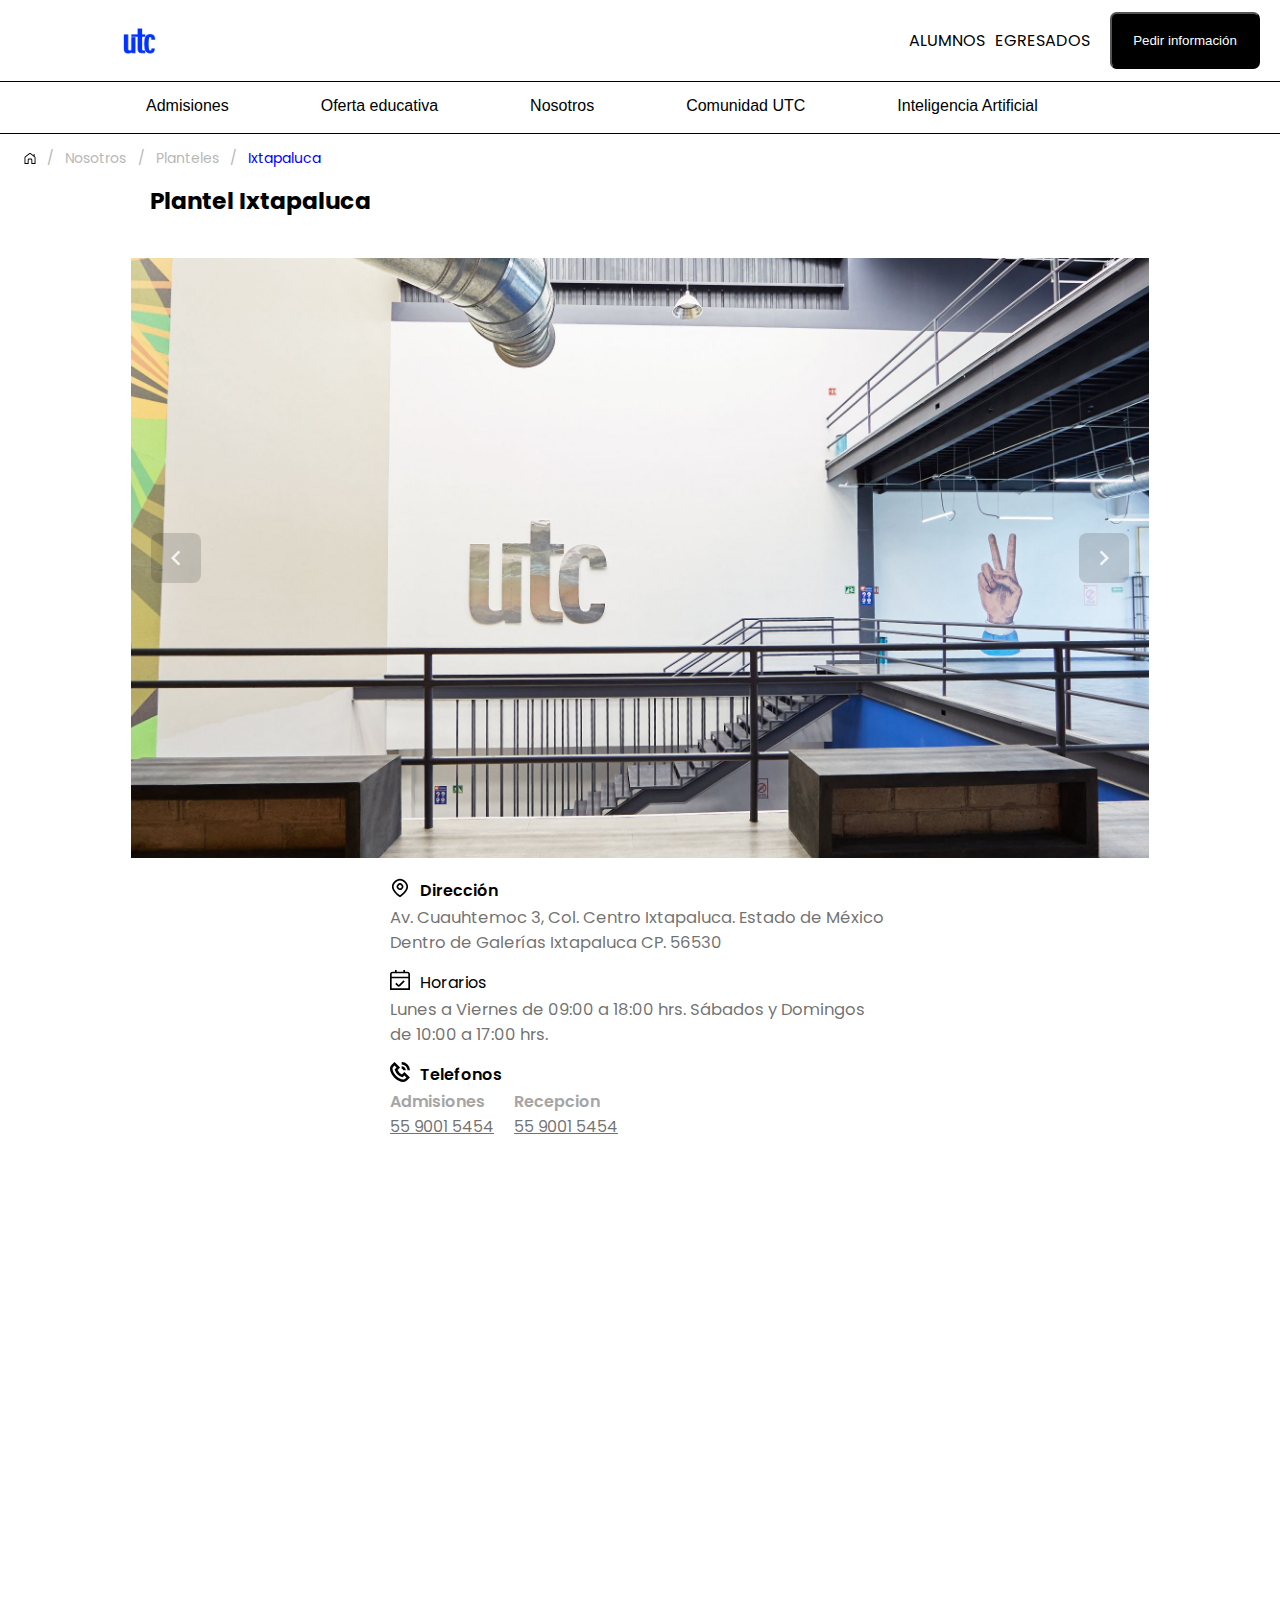
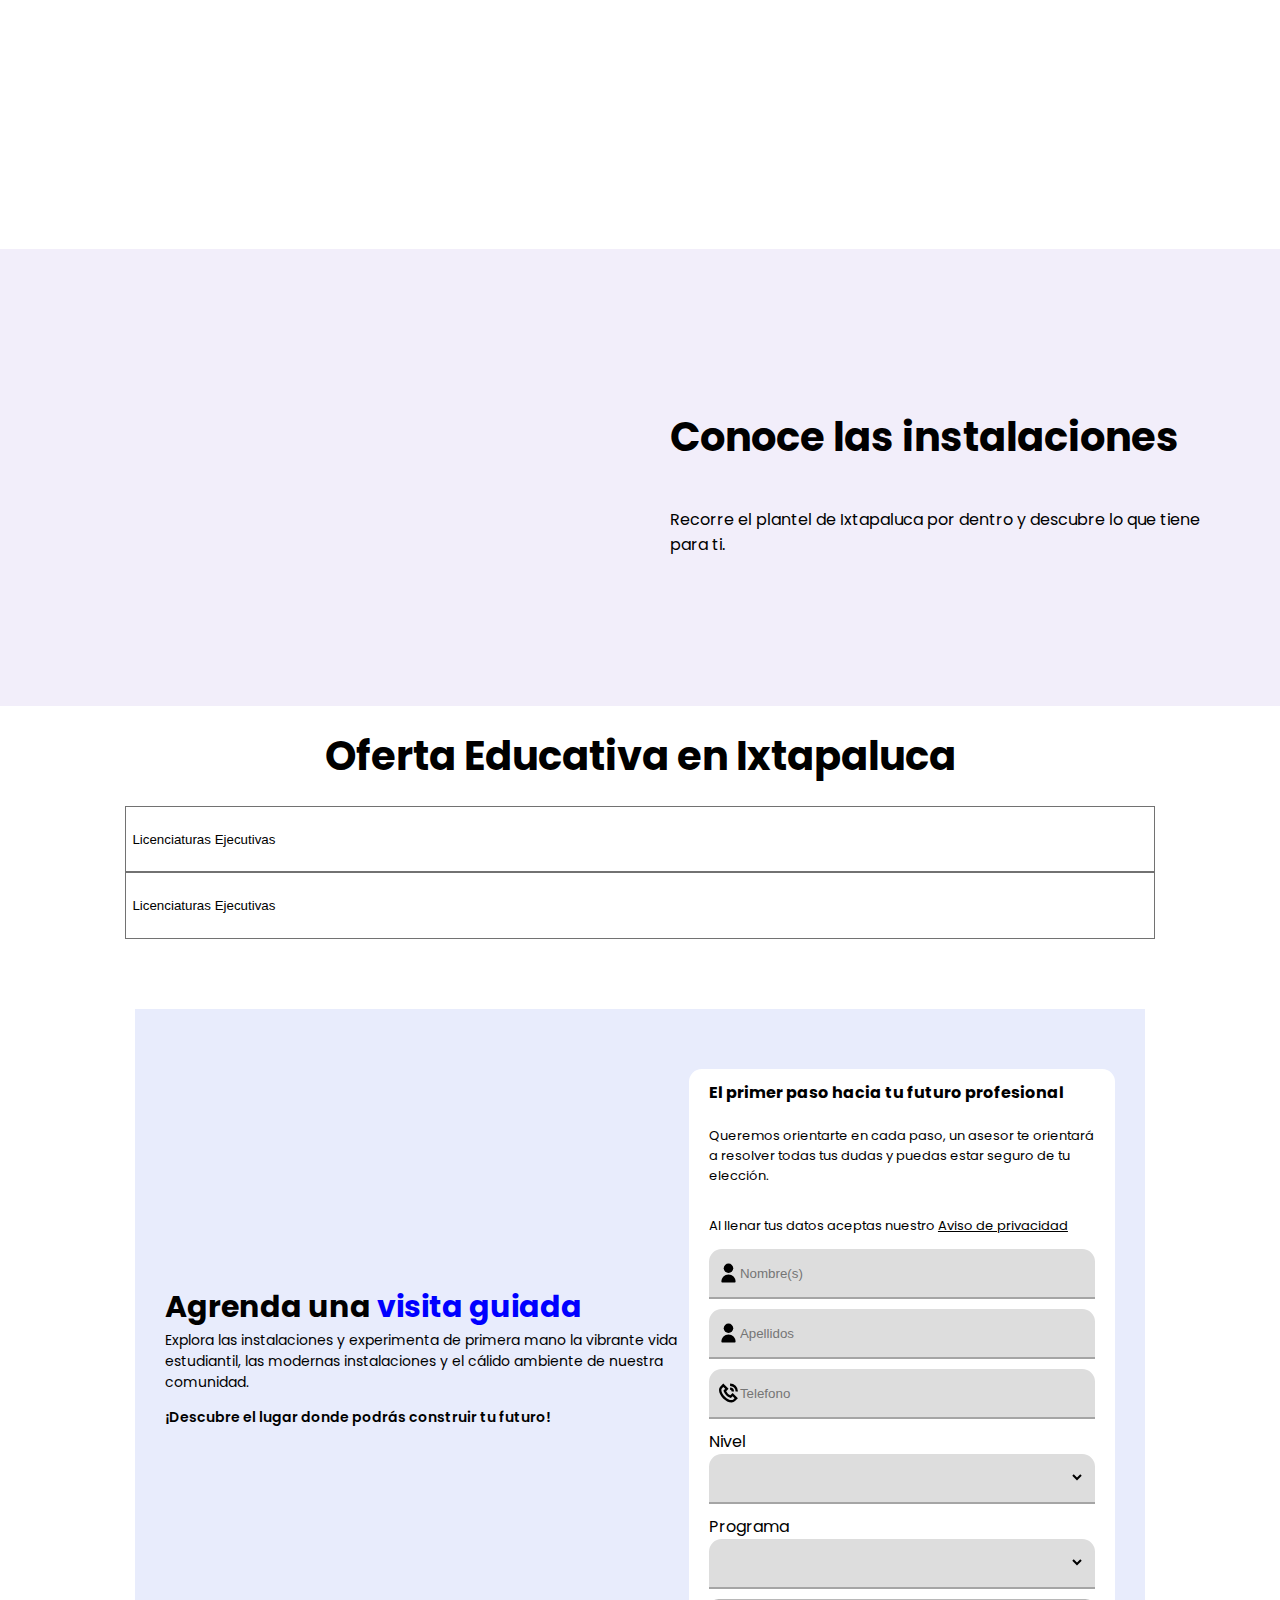
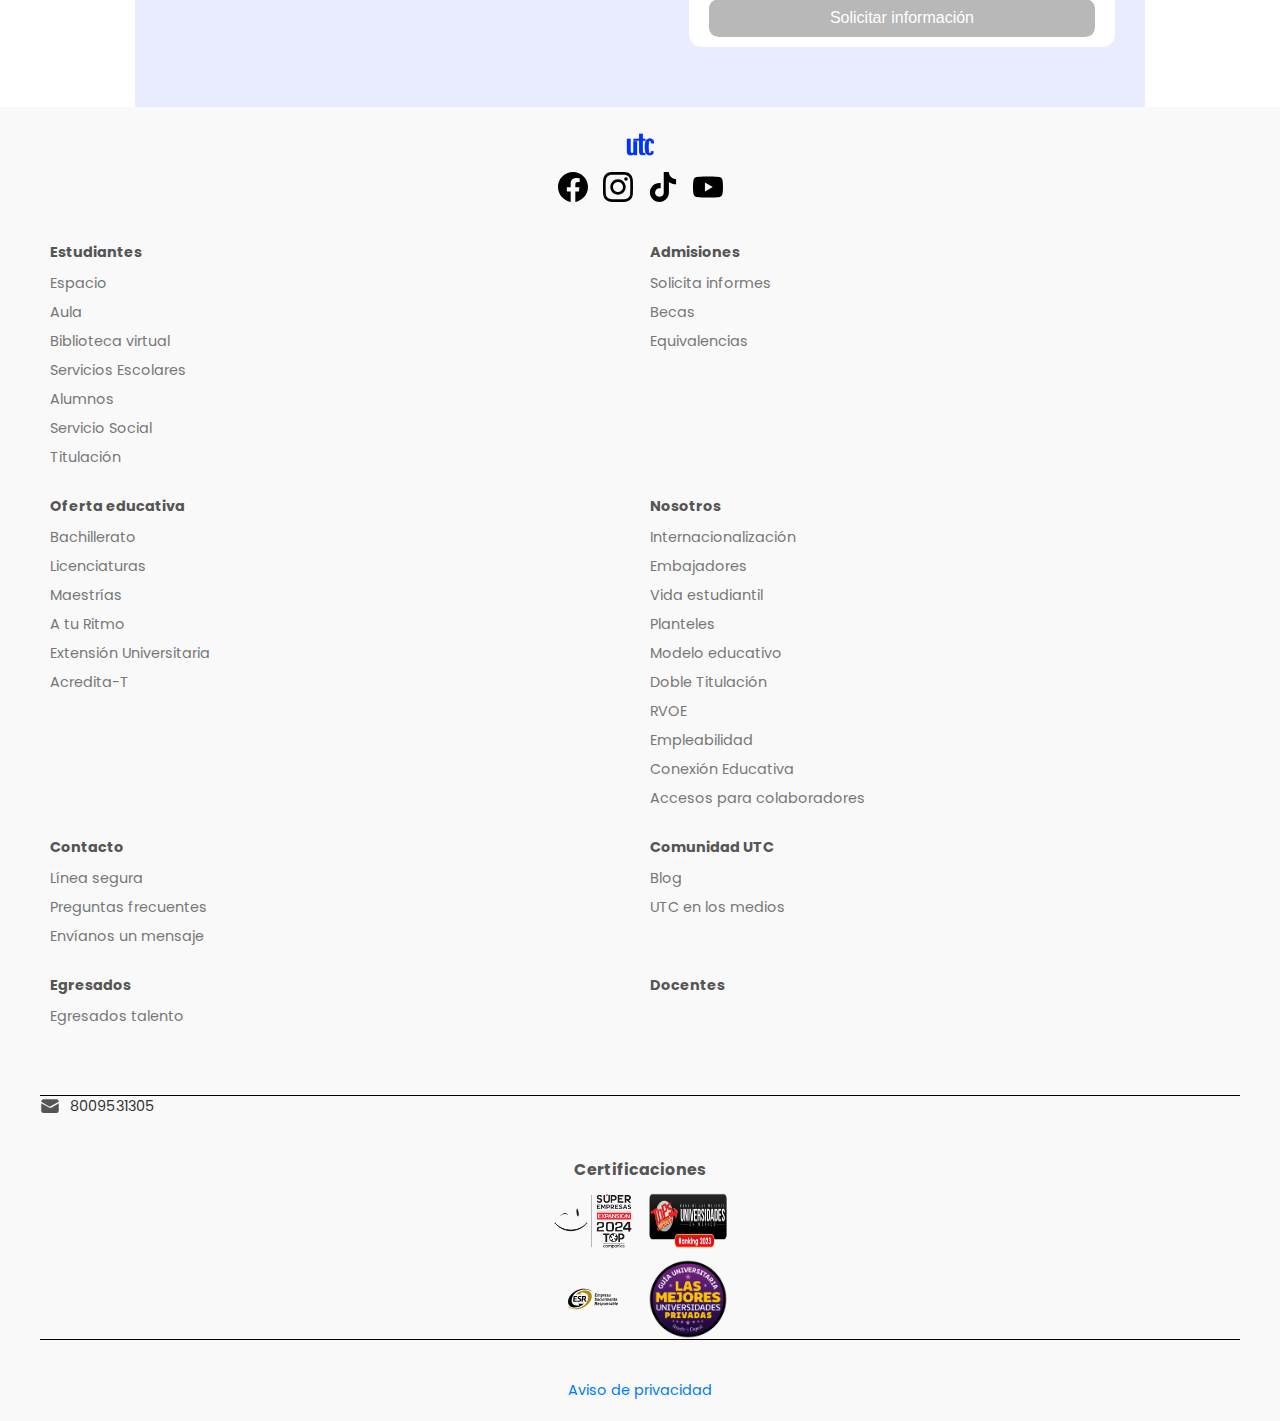
<file: html/ixtapaluca.html>
<!DOCTYPE html>
<html lang="en">

<head>
    <meta charset="UTF-8">
    <link rel="preconnect" href="https://fonts.googleapis.com">
    <link rel="preconnect" href="https://fonts.gstatic.com" crossorigin>
    <link
        href="https://fonts.googleapis.com/css2?family=Poppins:ital,wght@0,100;0,200;0,300;0,400;0,500;0,600;0,700;0,800;0,900;1,100;1,200;1,300;1,400;1,500;1,600;1,700;1,800;1,900&display=swap"
        rel="stylesheet">
    <link rel="stylesheet" href="../css/ixtapaluca.css">
    <link rel="icon" href="../imagenes/utcLogoBlue.png">

    <meta name="viewport" content="width=device-width, initial-scale=1.0">

    <title>Tecnicas de aprendizaje</title>
</head>

<body>
    <header>
        <!-- Este nav contendra en mobil dos cosas el boton de opciones y el 
        logo y en desktop abra el logo y tres opciones a la derecha -->
        <nav class="contPrinci">
            <!-- Este boton tendra un svg en forma de hamburgesa y desplegara el menu -->
            <button class="opcMenu" id=opcMenu>
                <svg xmlns="http://www.w3.org/2000/svg" id="Layer_1" data-name="Layer 1" viewBox="0 0 30 25" width="18"
                    height="15">
                    <path
                        d="M24,3.5c0,.83-.67,1.5-1.5,1.5H1.5c-.83,0-1.5-.67-1.5-1.5s.67-1.5,1.5-1.5H22.5c.83,0,1.5,.67,1.5,1.5ZM6.5,20H1.5c-.83,0-1.5,.67-1.5,1.5s.67,1.5,1.5,1.5H6.5c.83,0,1.5-.67,1.5-1.5s-.67-1.5-1.5-1.5ZM14.5,11H1.5c-.83,0-1.5,.67-1.5,1.5s.67,1.5,1.5,1.5H14.5c.83,0,1.5-.67,1.5-1.5s-.67-1.5-1.5-1.5Z" />
                </svg>
            </button>
            <!-- Este div contendra otro div el cual mostrara el logo de la escuela y contendra 
            los links que se mostraran en desktop -->
            <div class="contLogo">
                <div class="logo"></div>
            </div>
            <!-- El siguiente contenedor tendra tres opciones 2 links y un boton
            este solo aparecera en pantallas grandes -->
            <!-- El siguiente contenedor en mobiles desaparecera -->
            <div class="contOpciones">
                <div class="linkOpc">
                    <ul class="alumEgre">
                        <li class="linea">
                            <a href="https://utc.mx/alumnos" class="linkHBlue"> ALUMNOS </a>
                        </li>
                        <li>
                            <a href="#" class="linkHBlue"> EGRESADOS </a>
                        </li>
                    </ul>
                </div>
                <button class="inforHead">Pedir información</button>
            </div>
        </nav>
        <!-- Para la subcabecera tambien tendremos que crear un div el cual contendra otro nav y este un div 
        y dentro una lista desordenada la cual contendra dos cosas un div para elementos que apareceran normalmente
        y otro div para los componentes que apareceran en mobil como pedir informacion, alumnos y egresados. -->
        <!-- Menu -->
        <div class="subMenu" id="subMenu">
            <!-- Este submenu se abrira al presionar el boton del menu de admiciones, 
            tendra dos class uno para el diseño general y otro especifico para la seccion-->
            <div class="adminSub secAdmis" id="admisionSubM">
                <div class="contInfoSubM">
                    <div class="contTit">
                        <button class="btnRegresar" id="btnRegresar">
                            <svg xmlns="http://www.w3.org/2000/svg" id="Isolation_Mode" data-name="Isolation Mode"
                                viewBox="0 1 12 16" width="25" height="25">
                                <path
                                    d="M7.065,7.727l-2.78,2.78L24,10.532l0,3L4.3,13.507l2.765,2.764-2.121,2.12L1.025,14.474a3.5,3.5,0,0,1,0-4.949L4.944,5.607Z" />
                            </svg>
                        </button>
                        <p> Admisiones</p>
                    </div>
                    <a href="#" class="linkSubMen">
                        <p>Ver admisiones>></p>
                    </a>
                </div>
                <div class="opcAdmis">
                    <ul class="listSubMenu">
                        <span role="button" class="btnDesign">
                            <p class="pSubM">Becas</p>
                        </span>
                        <span role="button" class="btnDesign">
                            <p>Equivalencias</p>
                        </span>
                        <span role="button" class="btnDesign">
                            <p>Pedir informes</p>
                        </span>
                    </ul>
                </div>
            </div>
            <!-- Abajo esta la seccion para oferta educativa -->
            <!-- Antes que se te olvide como hacer la funcionalidad y que no hagas el cambio,
            lo primero seria editar y que quede bien el diseño del nuevo subMenu de oferta
            despues hacer que el contenedor no aparezca y agregar el .active aunque no funcione
            esto para agregarlo despues a la funcionalidad-->
            <div class="adminSub secOfert" id="ofertSubM">
                <div class="contInfoSubM">
                    <div class="contTit">
                        <button class="btnRegresar" id="btnRegresar1">
                            <svg xmlns="http://www.w3.org/2000/svg" id="Isolation_Mode" data-name="Isolation Mode"
                                viewBox="0 1 12 16" width="25" height="25">
                                <path
                                    d="M7.065,7.727l-2.78,2.78L24,10.532l0,3L4.3,13.507l2.765,2.764-2.121,2.12L1.025,14.474a3.5,3.5,0,0,1,0-4.949L4.944,5.607Z" />
                            </svg>
                        </button>
                        <p> Oferta Educativa</p>
                    </div>
                    <a href="#" class="linkSubMen">
                        <p>Ver oferta educativa>></p>
                    </a>
                </div>
                <div class="opcAdmis">
                    <ul class="listSubMenu">
                        <span role="button" class="btnDesign">
                            <p class="pSubM">Bachillerato</p>
                        </span>
                        <button class="btnSubMenu perro">
                            <div class="contBtnSub">
                                <p>Licenciaturas</p>
                                <svg xmlns="http://www.w3.org/2000/svg" viewBox="0 0 24 24" width="20" height="20">
                                    <g id="_01_align_center" data-name="01 align center">
                                        <path
                                            d="M7.412,24,6,22.588l9.881-9.881a1,1,0,0,0,0-1.414L6.017,1.431,7.431.017l9.862,9.862a3,3,0,0,1,0,4.242Z" />
                                    </g>
                                </svg>
                            </div>
                        </button>
                        <button class="btnSubMenu perro">
                            <div class="contBtnSub">
                                <p>Licenciaturas con Doble Titulacion</p>
                                <svg xmlns="http://www.w3.org/2000/svg" viewBox="0 0 24 24" width="20" height="20">
                                    <g id="_01_align_center" data-name="01 align center">
                                        <path
                                            d="M7.412,24,6,22.588l9.881-9.881a1,1,0,0,0,0-1.414L6.017,1.431,7.431.017l9.862,9.862a3,3,0,0,1,0,4.242Z" />
                                    </g>
                                </svg>
                            </div>
                        </button>
                        <button class="btnSubMenu perro">
                            <div class="contBtnSub">
                                <p>Maestrías</p>
                                <span class="contSvgSub">
                                    <svg xmlns="http://www.w3.org/2000/svg" viewBox="0 0 24 24" width="20" height="20">
                                        <g id="_01_align_center" data-name="01 align center">
                                            <path
                                                d="M7.412,24,6,22.588l9.881-9.881a1,1,0,0,0,0-1.414L6.017,1.431,7.431.017l9.862,9.862a3,3,0,0,1,0,4.242Z" />
                                        </g>
                                    </svg>
                                </span>

                            </div>
                        </button>
                        <span role="button" class="btnDesign">
                            <p>Extensión Universitaria</p>
                        </span>
                        <button class="btnSubMenu perro">
                            <div class="contBtnSub">
                                <p>A tu Ritmo</p>
                                <svg xmlns="http://www.w3.org/2000/svg" viewBox="0 0 24 24" width="20" height="20">
                                    <g id="_01_align_center" data-name="01 align center">
                                        <path
                                            d="M7.412,24,6,22.588l9.881-9.881a1,1,0,0,0,0-1.414L6.017,1.431,7.431.017l9.862,9.862a3,3,0,0,1,0,4.242Z" />
                                    </g>
                                </svg>
                            </div>
                        </button>
                        <span role="button" class="btnDesign">
                            <p>Acredita el Bachillerato</p>
                        </span>
                    </ul>
                </div>
            </div>
            <!-- Submenu de Nosotros  -->
            <div class="adminSub secNoso" id="nosotrosSubM">
                <div class="contInfoSubM">
                    <div class="contTit">
                        <button class="btnRegresar" id="btnRegresar2">
                            <svg xmlns="http://www.w3.org/2000/svg" id="Isolation_Mode" data-name="Isolation Mode"
                                viewBox="0 1 12 16" width="25" height="25">
                                <path
                                    d="M7.065,7.727l-2.78,2.78L24,10.532l0,3L4.3,13.507l2.765,2.764-2.121,2.12L1.025,14.474a3.5,3.5,0,0,1,0-4.949L4.944,5.607Z" />
                            </svg>
                        </button>
                        <p> Nosotros</p>
                    </div>
                    <a href="#" class="linkSubMen">
                        <p>Ver Nosotros>></p>
                    </a>
                </div>
                <div class="opcAdmis">
                    <ul class="listSubMenu">
                        <button class="btnSubMenu perro">
                            <div class="contBtnSub">
                                <p>Planteles</p>
                                <svg xmlns="http://www.w3.org/2000/svg" viewBox="0 0 24 24" width="20" height="20">
                                    <g id="_01_align_center" data-name="01 align center">
                                        <path
                                            d="M7.412,24,6,22.588l9.881-9.881a1,1,0,0,0,0-1.414L6.017,1.431,7.431.017l9.862,9.862a3,3,0,0,1,0,4.242Z" />
                                    </g>
                                </svg>
                            </div>
                        </button>
                        <button class="btnSubMenu perro">
                            <div class="contBtnSub">
                                <p>Modelo educativo</p>
                                <svg xmlns="http://www.w3.org/2000/svg" viewBox="0 0 24 24" width="20" height="20">
                                    <g id="_01_align_center" data-name="01 align center">
                                        <path
                                            d="M7.412,24,6,22.588l9.881-9.881a1,1,0,0,0,0-1.414L6.017,1.431,7.431.017l9.862,9.862a3,3,0,0,1,0,4.242Z" />
                                    </g>
                                </svg>
                            </div>
                        </button>
                        <button class="btnSubMenu perro">
                            <div class="contBtnSub">
                                <p>Internacionalización</p>
                                <span class="contSvgSub">
                                    <svg xmlns="http://www.w3.org/2000/svg" viewBox="0 0 24 24" width="20" height="20">
                                        <g id="_01_align_center" data-name="01 align center">
                                            <path
                                                d="M7.412,24,6,22.588l9.881-9.881a1,1,0,0,0,0-1.414L6.017,1.431,7.431.017l9.862,9.862a3,3,0,0,1,0,4.242Z" />
                                        </g>
                                    </svg>
                                </span>

                            </div>
                        </button>
                        <span role="button" class="btnDesign">
                            <p class="pSubM">Vida Estudiantil</p>
                        </span>

                        <span role="button" class="btnDesign">
                            <p>Empleabilidad</p>
                        </span>
                        <span role="button" class="btnDesign">
                            <p>Claustro de Rockstars</p>
                        </span>
                        <span role="button" class="btnDesign">
                            <p>RVOE</p>
                        </span>
                        <span role="button" class="btnDesign">
                            <p>Conexion educativa</p>
                        </span>
                        <span role="button" class="btnDesign">
                            <p>Reconociemientos</p>
                        </span>
                        <span role="button" class="btnDesign">
                            <p>Normatividad</p>
                        </span>
                    </ul>
                </div>
            </div>
            <!-- SubMenu Comunidad UTC -->
            <div class="adminSub secComu" id="comuniSubM">
                <div class="contInfoSubM">
                    <div class="contTit">
                        <button class="btnRegresar" id="btnRegresar3">
                            <svg xmlns="http://www.w3.org/2000/svg" id="Isolation_Mode" data-name="Isolation Mode"
                                viewBox="0 1 12 16" width="25" height="25">
                                <path
                                    d="M7.065,7.727l-2.78,2.78L24,10.532l0,3L4.3,13.507l2.765,2.764-2.121,2.12L1.025,14.474a3.5,3.5,0,0,1,0-4.949L4.944,5.607Z" />
                            </svg>
                        </button>
                        <p> Comunidad UTC</p>
                    </div>
                    <a href="#" class="linkSubMen">
                        <p>Ver Comunidad UTC>></p>
                    </a>
                </div>
                <div class="opcAdmis">
                    <ul class="listSubMenu">
                        <button class="btnSubMenu perro">
                            <div class="contBtnSub">
                                <p>Blog</p>
                                <svg xmlns="http://www.w3.org/2000/svg" viewBox="0 0 24 24" width="20" height="20">
                                    <g id="_01_align_center" data-name="01 align center">
                                        <path
                                            d="M7.412,24,6,22.588l9.881-9.881a1,1,0,0,0,0-1.414L6.017,1.431,7.431.017l9.862,9.862a3,3,0,0,1,0,4.242Z" />
                                    </g>
                                </svg>
                            </div>
                        </button>
                        <span role="button" class="btnDesign">
                            <p class="pSubM">UTC en los medios</p>
                        </span>

                    </ul>
                </div>
            </div>
        </div>
        <!-- Aqui agregare los submenus, esto para que cuando se presione un boton del menu no se superponga con los otros 3 -->
        <div class="subCabecera" id="subCabecera">
            <nav class="subLink">
                <div class="contSubHead">
                    <ul class="linkHead">
                        <!-- El siguiente contenedor se tiene que ocultar -->
                        <div class="opcHead" id="opcHead">
                            <li id="contLi">

                                <!-- Boton de Admisiones -->
                                <div class="admisHov">
                                    <div>
                                        <button class="btnOpcDesp" id="btnAdmisionesF">
                                            Admisiones
                                            <div class="flechaDer">
                                                <svg xmlns="http://www.w3.org/2000/svg" viewBox="0 0 24 24" width="15"
                                                    height="10" id="svgFlechaDer" class="flecha">
                                                    <g id="_01_align_center" data-name="01 align center">
                                                        <path
                                                            d="M7.412,24,6,22.588l9.881-9.881a1,1,0,0,0,0-1.414L6.017,1.431,7.431.017l9.862,9.862a3,3,0,0,1,0,4.242Z" />
                                                    </g>
                                                </svg>
                                            </div>
                                        </button>
                                    </div>

                                    <div class="contenDesk">
                                        <div class="contentAdmis">
                                            <div class="opcAdmisDesk">
                                                <ul class="listOpcDesk">
                                                    <li class="opcDesk">
                                                        <a href="#">
                                                            Becas
                                                        </a>
                                                    </li>
                                                    <li class="opcDesk">
                                                        <a href="#">
                                                            Equivalencias
                                                        </a>
                                                    </li>
                                                    <li class="opcDesk">
                                                        <a href="#">
                                                            Pedir informes
                                                        </a>
                                                    </li>
                                                    <li>
                                                        <a href="#" class="linkEsp">
                                                            Ver admisiones >>
                                                        </a>
                                                    </li>
                                                </ul>
                                            </div>
                                            <div class="anunAdmisDesk">
                                                <div class="contHeadImgD">
                                                    <!-- Primer imagen del subMenu -->
                                                    <img src="../imagenes/imgDesk.jpg" alt="" class="imgHD">
                                                    <div class="contHeImg">
                                                        <p class="contMasH1">
                                                            Oferta a distancia

                                                        </p>
                                                        <p class="gato1">
                                                            ver programas
                                                        </p>

                                                        <!-- <button>Conoce mas </button> -->
                                                    </div>
                                                    <!-- Segunda imagen del subMenu -->
                                                    <img src="../imagenes/porDos.jpg" alt="" class="imgHD">
                                                    <div class="contHeImg1">
                                                        <p class="contMasH2">
                                                            Estudia dos carreras a la vez

                                                        </p>
                                                        <p class="gato2">
                                                            Conoce mas >
                                                        </p>

                                                        <!-- <button>Conoce mas </button> -->
                                                    </div>
                                                </div>
                                                <div class="contBajo">
                                                    <div class="contBtnBajo">
                                                        <div class="cont1Bajo">
                                                            <svg xmlns="http://www.w3.org/2000/svg" id="Layer_1"
                                                                data-name="Layer 1" viewBox="0 0 24 24" width="20"
                                                                height="15">
                                                                <path
                                                                    d="M12,5c-1.379,0-2.5-1.122-2.5-2.5s1.121-2.5,2.5-2.5,2.5,1.122,2.5,2.5-1.121,2.5-2.5,2.5Zm0-4c-.827,0-1.5,.673-1.5,1.5s.673,1.5,1.5,1.5,1.5-.673,1.5-1.5-.673-1.5-1.5-1.5Zm3,14h2v-6.5c0-1.378-1.121-2.5-2.5-2.5h-5c-1.379,0-2.5,1.122-2.5,2.5v6.5h2v6h1v-7h-2v-5.5c0-.827,.673-1.5,1.5-1.5h5c.827,0,1.5,.673,1.5,1.5v5.5h-2v7h1v-6Zm2,1.354v1.001c3.798,.575,6,1.738,6,2.645,0,1.253-4.185,3-11,3s-11-1.747-11-3c0-.907,2.202-2.07,6-2.645v-1.001c-3.885,.566-7,1.803-7,3.646,0,2.598,6.183,4,12,4s12-1.402,12-4c0-1.843-3.115-3.081-7-3.646Z" />
                                                            </svg>
                                                            <p>Ven conoce los planteles de UTC</p>
                                                        </div>
                                                        <div class="cont2Bajo">
                                                            <a href="#">Agenda tu visita > </a>
                                                        </div>

                                                    </div>
                                                </div>
                                            </div>
                                        </div>
                                    </div>
                                </div>

                            </li>
                            <li id="contLi">
                                <!-- Boton de oferta educativa -->
                                <div class="admisHov2">
                                    <button class="btnOpcDesp" id="btnOfertaEdu">
                                        Oferta educativa
                                        <div class="flechaDer">
                                            <svg xmlns="http://www.w3.org/2000/svg" class="flecha" viewBox="0 0 24 24"
                                                width="15" height="10" id="svgFlechaDer">
                                                <g id="_01_align_center" data-name="01 align center">
                                                    <path
                                                        d="M7.412,24,6,22.588l9.881-9.881a1,1,0,0,0,0-1.414L6.017,1.431,7.431.017l9.862,9.862a3,3,0,0,1,0,4.242Z" />
                                                </g>
                                            </svg>
                                        </div>
                                    </button>
                                    <div class="contenDesk2">
                                        <div class="contentAdmis">
                                            <div class="opcAdmisDesk">
                                                <ul class="listOpcDesk">
                                                    <li class="opcDesk">
                                                        <a href="#">
                                                            Licenciaturas
                                                        </a>
                                                    </li>
                                                    <li class="opcDesk">
                                                        <a href="#">
                                                            Bachillerato
                                                        </a>
                                                    </li>
                                                    <li class="opcDesk">
                                                        <a href="#">
                                                            Licenciaturas con Doble Titulacion
                                                        </a>
                                                    </li>
                                                    <li class="opcDesk">
                                                        <a href="#">
                                                            Maestrias
                                                        </a>
                                                    </li>
                                                    <li class="opcDesk">
                                                        <a href="#">
                                                            Extension Uniersitaria
                                                        </a>
                                                    </li>
                                                    <li class="opcDesk">
                                                        <a href="#">
                                                            A tu Ritmo
                                                        </a>
                                                    </li>
                                                    <li class="opcDesk">
                                                        <a href="#">
                                                            Acredita el Bachillerato
                                                        </a>
                                                    </li>
                                                    <li>
                                                        <a href="#" class="linkEsp">
                                                            Ver admisiones >>
                                                        </a>
                                                    </li>
                                                </ul>
                                            </div>
                                            <div class="anunAdmisDesk">
                                                <div class="contHeadImgD">
                                                    <!-- Primer imagen del subMenu -->
                                                    <img src="../imagenes/imgDesk.jpg" alt="" class="imgHD">
                                                    <div class="contHeImg">
                                                        <p class="contMasH1">
                                                            Oferta a distancia

                                                        </p>
                                                        <p class="gato1">
                                                            ver programas
                                                        </p>

                                                        <!-- <button>Conoce mas </button> -->
                                                    </div>
                                                    <!-- Segunda imagen del subMenu -->
                                                    <img src="../imagenes/porDos.jpg" alt="" class="imgHD">
                                                    <div class="contHeImg1">
                                                        <p class="contMasH2">
                                                            Estudia dos carreras a la vez

                                                        </p>
                                                        <p class="gato2">
                                                            Conoce mas >
                                                        </p>

                                                        <!-- <button>Conoce mas </button> -->
                                                    </div>
                                                </div>
                                                <div class="contBajo">
                                                    <div class="contBtnBajo">
                                                        <div class="cont1Bajo">
                                                            <svg xmlns="http://www.w3.org/2000/svg" id="Layer_1"
                                                                data-name="Layer 1" viewBox="0 0 24 24" width="20"
                                                                height="15">
                                                                <path
                                                                    d="M12,5c-1.379,0-2.5-1.122-2.5-2.5s1.121-2.5,2.5-2.5,2.5,1.122,2.5,2.5-1.121,2.5-2.5,2.5Zm0-4c-.827,0-1.5,.673-1.5,1.5s.673,1.5,1.5,1.5,1.5-.673,1.5-1.5-.673-1.5-1.5-1.5Zm3,14h2v-6.5c0-1.378-1.121-2.5-2.5-2.5h-5c-1.379,0-2.5,1.122-2.5,2.5v6.5h2v6h1v-7h-2v-5.5c0-.827,.673-1.5,1.5-1.5h5c.827,0,1.5,.673,1.5,1.5v5.5h-2v7h1v-6Zm2,1.354v1.001c3.798,.575,6,1.738,6,2.645,0,1.253-4.185,3-11,3s-11-1.747-11-3c0-.907,2.202-2.07,6-2.645v-1.001c-3.885,.566-7,1.803-7,3.646,0,2.598,6.183,4,12,4s12-1.402,12-4c0-1.843-3.115-3.081-7-3.646Z" />
                                                            </svg>
                                                            <p>Ven conoce los planteles de UTC</p>
                                                        </div>
                                                        <div class="cont2Bajo">
                                                            <a href="#">Agenda tu visita > </a>
                                                        </div>

                                                    </div>
                                                </div>
                                            </div>
                                        </div>
                                    </div>
                                </div>

                            </li>
                            <li id="contLi">
                                <div class="admisHov3">
                                    <button class="btnOpcDesp" id="btnNosotros">
                                        Nosotros
                                        <div class="flechaDer">
                                            <svg xmlns="http://www.w3.org/2000/svg" class="flecha" viewBox="0 0 24 24"
                                                width="15" height="10" id="svgFlechaDer">
                                                <g id="_01_align_center" data-name="01 align center">
                                                    <path
                                                        d="M7.412,24,6,22.588l9.881-9.881a1,1,0,0,0,0-1.414L6.017,1.431,7.431.017l9.862,9.862a3,3,0,0,1,0,4.242Z" />
                                                </g>
                                            </svg>
                                        </div>
                                    </button>
                                    <div class="contenDesk3">
                                        <div class="contentAdmis">
                                            <div class="opcAdmisDesk">
                                                <ul class="listOpcDesk">
                                                    <li class="opcDesk">
                                                        <a href="#">
                                                            planteles
                                                        </a>
                                                    </li>
                                                    <li class="opcDesk">
                                                        <a href="#">
                                                            Modelo Educativo
                                                        </a>
                                                    </li>
                                                    <li class="opcDesk">
                                                        <a href="#">
                                                            Internacionalización
                                                        </a>
                                                    </li>
                                                    <li class="opcDesk">
                                                        <a href="#">
                                                            vida estudiantil
                                                        </a>
                                                    </li>
                                                    <li class="opcDesk">
                                                        <a href="#">
                                                            empleabilidad
                                                        </a>
                                                    </li>
                                                    <li class="opcDesk">
                                                        <a href="#">
                                                            Claustro de Rockstars
                                                        </a>
                                                    </li>
                                                    <li class="opcDesk">
                                                        <a href="#">
                                                            RVOE
                                                        </a>
                                                    </li>
                                                    <li>
                                                        <a href="#" class="linkEsp">
                                                            Ver admisiones >>
                                                        </a>
                                                    </li>
                                                </ul>
                                            </div>
                                            <div class="anunAdmisDesk">
                                                <div class="contHeadImgD">
                                                    <!-- Primer imagen del subMenu -->
                                                    <img src="../imagenes/imgDesk.jpg" alt="" class="imgHD">
                                                    <div class="contHeImg">
                                                        <p class="contMasH1">
                                                            Oferta a distancia

                                                        </p>
                                                        <p class="gato1">
                                                            ver programas
                                                        </p>

                                                        <!-- <button>Conoce mas </button> -->
                                                    </div>
                                                    <!-- Segunda imagen del subMenu -->
                                                    <img src="../imagenes/porDos.jpg" alt="" class="imgHD">
                                                    <div class="contHeImg1">
                                                        <p class="contMasH2">
                                                            Estudia dos carreras a la vez

                                                        </p>
                                                        <p class="gato2">
                                                            Conoce mas >
                                                        </p>

                                                        <!-- <button>Conoce mas </button> -->
                                                    </div>
                                                </div>
                                                <div class="contBajo">
                                                    <div class="contBtnBajo">
                                                        <div class="cont1Bajo">
                                                            <svg xmlns="http://www.w3.org/2000/svg" id="Layer_1"
                                                                data-name="Layer 1" viewBox="0 0 24 24" width="20"
                                                                height="15">
                                                                <path
                                                                    d="M12,5c-1.379,0-2.5-1.122-2.5-2.5s1.121-2.5,2.5-2.5,2.5,1.122,2.5,2.5-1.121,2.5-2.5,2.5Zm0-4c-.827,0-1.5,.673-1.5,1.5s.673,1.5,1.5,1.5,1.5-.673,1.5-1.5-.673-1.5-1.5-1.5Zm3,14h2v-6.5c0-1.378-1.121-2.5-2.5-2.5h-5c-1.379,0-2.5,1.122-2.5,2.5v6.5h2v6h1v-7h-2v-5.5c0-.827,.673-1.5,1.5-1.5h5c.827,0,1.5,.673,1.5,1.5v5.5h-2v7h1v-6Zm2,1.354v1.001c3.798,.575,6,1.738,6,2.645,0,1.253-4.185,3-11,3s-11-1.747-11-3c0-.907,2.202-2.07,6-2.645v-1.001c-3.885,.566-7,1.803-7,3.646,0,2.598,6.183,4,12,4s12-1.402,12-4c0-1.843-3.115-3.081-7-3.646Z" />
                                                            </svg>
                                                            <p>Ven conoce los planteles de UTC</p>
                                                        </div>
                                                        <div class="cont2Bajo">
                                                            <a href="#">Agenda tu visita > </a>
                                                        </div>

                                                    </div>
                                                </div>
                                            </div>
                                        </div>
                                    </div>
                                </div>

                            </li>
                            <li id="contLi">
                                <div class="admisHov4">
                                    <button class="btnOpcDesp" id="btnComuni">
                                        Comunidad UTC
                                        <div class="flechaDer">
                                            <svg xmlns="http://www.w3.org/2000/svg" class="flecha" viewBox="0 0 24 24"
                                                width="15" height="10" id="svgFlechaDer">
                                                <g id="_01_align_center" data-name="01 align center">
                                                    <path
                                                        d="M7.412,24,6,22.588l9.881-9.881a1,1,0,0,0,0-1.414L6.017,1.431,7.431.017l9.862,9.862a3,3,0,0,1,0,4.242Z" />
                                                </g>
                                            </svg>
                                        </div>
                                    </button>

                                    <div class="contenDesk4">
                                        <div class="contentAdmis">
                                            <div class="opcAdmisDesk">
                                                <ul class="listOpcDesk">
                                                    <li class="opcDesk">
                                                        <a href="#">
                                                            Blog
                                                        </a>
                                                    </li>
                                                    <li class="opcDesk">
                                                        <a href="#">
                                                            UTC en los medios
                                                        </a>
                                                    </li>

                                                    <li>
                                                        <a href="#" class="linkEsp">
                                                            Ver admisiones >>
                                                        </a>
                                                    </li>
                                                </ul>
                                            </div>
                                            <div class="anunAdmisDesk">
                                                <div class="contHeadImgD">
                                                    <!-- Primer imagen del subMenu -->
                                                    <img src="../imagenes/imgDesk.jpg" alt="" class="imgHD">
                                                    <div class="contHeImg">
                                                        <p class="contMasH1">
                                                            Oferta a distancia

                                                        </p>
                                                        <p class="gato1">
                                                            ver programas
                                                        </p>

                                                        <!-- <button>Conoce mas </button> -->
                                                    </div>
                                                    <!-- Segunda imagen del subMenu -->
                                                    <img src="../imagenes/porDos.jpg" alt="" class="imgHD">
                                                    <div class="contHeImg1">
                                                        <p class="contMasH2">
                                                            Estudia dos carreras a la vez

                                                        </p>
                                                        <p class="gato2">
                                                            Conoce mas >
                                                        </p>

                                                        <!-- <button>Conoce mas </button> -->
                                                    </div>
                                                </div>
                                                <div class="contBajo">
                                                    <div class="contBtnBajo">
                                                        <div class="cont1Bajo">
                                                            <svg xmlns="http://www.w3.org/2000/svg" id="Layer_1"
                                                                data-name="Layer 1" viewBox="0 0 24 24" width="20"
                                                                height="15">
                                                                <path
                                                                    d="M12,5c-1.379,0-2.5-1.122-2.5-2.5s1.121-2.5,2.5-2.5,2.5,1.122,2.5,2.5-1.121,2.5-2.5,2.5Zm0-4c-.827,0-1.5,.673-1.5,1.5s.673,1.5,1.5,1.5,1.5-.673,1.5-1.5-.673-1.5-1.5-1.5Zm3,14h2v-6.5c0-1.378-1.121-2.5-2.5-2.5h-5c-1.379,0-2.5,1.122-2.5,2.5v6.5h2v6h1v-7h-2v-5.5c0-.827,.673-1.5,1.5-1.5h5c.827,0,1.5,.673,1.5,1.5v5.5h-2v7h1v-6Zm2,1.354v1.001c3.798,.575,6,1.738,6,2.645,0,1.253-4.185,3-11,3s-11-1.747-11-3c0-.907,2.202-2.07,6-2.645v-1.001c-3.885,.566-7,1.803-7,3.646,0,2.598,6.183,4,12,4s12-1.402,12-4c0-1.843-3.115-3.081-7-3.646Z" />
                                                            </svg>
                                                            <p>Ven conoce los planteles de UTC</p>
                                                        </div>
                                                        <div class="cont2Bajo">
                                                            <a href="#">Agenda tu visita > </a>
                                                        </div>

                                                    </div>
                                                </div>
                                            </div>
                                        </div>
                                    </div>
                                </div>

                            </li>
                            <li id="contLi">
                                <div class="admisHov5">
                                    <button class="btnOpcDesp" id="btnComuni">
                                        Inteligencia Artificial
                                        <div class="flechaDer">
                                            <svg xmlns="http://www.w3.org/2000/svg" class="flecha" viewBox="0 0 24 24"
                                                width="15" height="10" id="svgFlechaDer">
                                                <g id="_01_align_center" data-name="01 align center">
                                                    <path
                                                        d="M7.412,24,6,22.588l9.881-9.881a1,1,0,0,0,0-1.414L6.017,1.431,7.431.017l9.862,9.862a3,3,0,0,1,0,4.242Z" />
                                                </g>
                                            </svg>
                                        </div>
                                    </button>
                                    <div class="contenDesk5">
                                        <div class="contentAdmis">
                                            <div class="opcAdmisDesk">
                                                <ul class="listOpcDesk">
                                                    <li class="opcDesk">
                                                        <a href="html/conceptBasi.html" target="_blank">
                                                            Conceptos Basicos </a>
                                                    </li>
                                                    <li class="opcDesk">
                                                        <a href="/html/tecnicas.html">
                                                            Tecnicas de aprendizaje
                                                        </a>
                                                    </li>
                                                    <li class="opcDesk">
                                                        <a href="/html/agenInt.html">
                                                            Agente inteligente
                                                        </a>
                                                    </li>
                                                    <li class="opcDesk">
                                                        <a href="/html/tiposIa.html">
                                                            Tipos de IA
                                                        </a>
                                                    </li>
                                                    <li class="opcDesk">
                                                        <a href="/html/busqueda.html">
                                                            Tipos de Busqueda
                                                        </a>
                                                    </li>
                                                    <li class="opcDesk">
                                                        <a href="/html/patrones.html">
                                                            Reconocimiento de Patrones
                                                        </a>
                                                    </li>
                                                    <li class="opcDesk">
                                                        <a href="/html/clasificacion.html">
                                                            Arboles de clasificación
                                                        </a>
                                                    </li>
                                                    <li class="opcDesk">
                                                        <a href="/html/aplicaciones.html">
                                                            Aplicaciones
                                                        </a>
                                                    </li>
                                                    <li class="opcDesk">
                                                        <a href="/html/regresion_lineal.html">
                                                            Regresion Lineal
                                                        </a>
                                                    </li>
                                                    <li class="opcDesk">
                                                        <a href="/html/random_forest.html">
                                                            Random Forest
                                                        </a>
                                                    </li>
                                                </ul>
                                            </div>
                                            <div class="anunAdmisDesk">
                                                <div class="contHeadImgD">
                                                    <!-- Primer imagen del subMenu -->
                                                    <img src="../imagenes/imgDesk.jpg" alt="" class="imgHD">
                                                    <div class="contHeImg">
                                                        <p class="contMasH1">
                                                            Oferta a distancia

                                                        </p>
                                                        <p class="gato1">
                                                            ver programas
                                                        </p>

                                                        <!-- <button>Conoce mas </button> -->
                                                    </div>
                                                    <!-- Segunda imagen del subMenu -->
                                                    <img src="../imagenes/porDos.jpg" alt="" class="imgHD">
                                                    <div class="contHeImg1">
                                                        <p class="contMasH2">
                                                            Estudia dos carreras a la vez

                                                        </p>
                                                        <p class="gato2">
                                                            Conoce mas >
                                                        </p>

                                                        <!-- <button>Conoce mas </button> -->
                                                    </div>
                                                </div>
                                                <div class="contBajo">
                                                    <div class="contBtnBajo">
                                                        <div class="cont1Bajo">
                                                            <svg xmlns="http://www.w3.org/2000/svg" id="Layer_1"
                                                                data-name="Layer 1" viewBox="0 0 24 24" width="20"
                                                                height="15">
                                                                <path
                                                                    d="M12,5c-1.379,0-2.5-1.122-2.5-2.5s1.121-2.5,2.5-2.5,2.5,1.122,2.5,2.5-1.121,2.5-2.5,2.5Zm0-4c-.827,0-1.5,.673-1.5,1.5s.673,1.5,1.5,1.5,1.5-.673,1.5-1.5-.673-1.5-1.5-1.5Zm3,14h2v-6.5c0-1.378-1.121-2.5-2.5-2.5h-5c-1.379,0-2.5,1.122-2.5,2.5v6.5h2v6h1v-7h-2v-5.5c0-.827,.673-1.5,1.5-1.5h5c.827,0,1.5,.673,1.5,1.5v5.5h-2v7h1v-6Zm2,1.354v1.001c3.798,.575,6,1.738,6,2.645,0,1.253-4.185,3-11,3s-11-1.747-11-3c0-.907,2.202-2.07,6-2.645v-1.001c-3.885,.566-7,1.803-7,3.646,0,2.598,6.183,4,12,4s12-1.402,12-4c0-1.843-3.115-3.081-7-3.646Z" />
                                                            </svg>
                                                            <p>Ven conoce los planteles de UTC</p>
                                                        </div>
                                                        <div class="cont2Bajo">
                                                            <a href="#">Agenda tu visita > </a>
                                                        </div>

                                                    </div>
                                                </div>
                                            </div>
                                        </div>
                                    </div>
                                </div>

                            </li>
                        </div>
                        <!-- Botones inferiores -->
                        <div class="subHead2">
                            <button class="btnInfo">
                                Pedir información
                            </button>
                            <div class="alumEgre2">
                                <ul id="listAlumn">
                                    <li class="alumnLi">
                                        <a href="https://utc.mx/alumnos">
                                            <p class="titulo">
                                                ALUMNOS
                                            </p>
                                            <span class="flechaDerSvg">
                                                <svg xmlns="http://www.w3.org/2000/svg" id="Outline" viewBox="0 0 24 24"
                                                    width="25" height="15">
                                                    <path
                                                        d="M23.12,9.91,19.25,6a1,1,0,0,0-1.42,0h0a1,1,0,0,0,0,1.41L21.39,11H1a1,1,0,0,0-1,1H0a1,1,0,0,0,1,1H21.45l-3.62,3.61a1,1,0,0,0,0,1.42h0a1,1,0,0,0,1.42,0l3.87-3.88A3,3,0,0,0,23.12,9.91Z" />
                                                </svg>
                                            </span>
                                        </a>

                                    </li>
                                    <li class="alumnLi" id="egLi">
                                        <a href="#">
                                            <p class="titulo">
                                                EGRESADOS
                                            </p>
                                            <span class="flechaDerSvg">
                                                <svg xmlns="http://www.w3.org/2000/svg" id="Outline" viewBox="0 0 24 24"
                                                    width="25" height="15">
                                                    <path
                                                        d="M23.12,9.91,19.25,6a1,1,0,0,0-1.42,0h0a1,1,0,0,0,0,1.41L21.39,11H1a1,1,0,0,0-1,1H0a1,1,0,0,0,1,1H21.45l-3.62,3.61a1,1,0,0,0,0,1.42h0a1,1,0,0,0,1.42,0l3.87-3.88A3,3,0,0,0,23.12,9.91Z" />
                                                </svg>
                                            </span>
                                        </a>
                                    </li>
                                </ul>
                            </div>
                        </div>
                    </ul>
                </div>
            </nav>
        </div>
    </header>

    <section class="contPrinBody">
        <div class="contTit">
            <span>
                <svg xmlns="http://www.w3.org/2000/svg" id="Layer_1" data-name="Layer 1" viewBox="0 0 24 24" width="12"
                    height="11">
                    <path
                        d="M22.849,7.68l-.869-.68h.021V2h-2v3.451L13.849,.637c-1.088-.852-2.609-.852-3.697,0L1.151,7.68c-.731,.572-1.151,1.434-1.151,2.363v13.957H9V15c0-.551,.448-1,1-1h4c.552,0,1,.449,1,1v9h9V10.043c0-.929-.42-1.791-1.151-2.363Zm-.849,14.32h-5v-7c0-1.654-1.346-3-3-3h-4c-1.654,0-3,1.346-3,3v7H2V10.043c0-.31,.14-.597,.384-.788L11.384,2.212c.363-.284,.869-.284,1.232,0l9,7.043c.244,.191,.384,.478,.384,.788v11.957Z" />
                </svg>

            </span>
            <p class="textoMin">/</p>
            <p class="textoMin">Nosotros</p>
            <p class="textoMin">/</p>
            <p class="textoMin">Planteles</p>
            <p class="textoMin">/</p>
            <p style="font-size: 14px; color:blue;">Ixtapaluca</p>
        </div>
        <div class="tituloPlantel">
            <h3>Plantel Ixtapaluca</h3>
        </div>
        <section class="carruselSec">
            <div class="carrusel">
                <!-- El div con el nombre de "contImagenesGenMob" solamente aparecera en 
                dispositivos mobiles, en escritorios desaparecera -->
                <div class="contImagenesGenMob">
                    <div class="carruselImg">
                        <div class="imgPotencia">
                            <img src="../ixtapalucaImg/1floor.jpg" alt="Imagen de potencia solamente para mobiles"
                                class="imgPotMobil">
                        </div>
                    </div>
                    <div class="carruselImg">
                        <div class="imgPotencia">
                            <img src="../ixtapalucaImg/PB2.jpg" alt="" class="imgPotMobil">
                        </div>
                    </div>
                    <div class="carruselImg">
                        <div class="imgPotencia">
                            <img src="../ixtapalucaImg/3floor.jpg" alt="" class="imgPotMobil">
                        </div>
                    </div>
                    <div class="carruselImg">
                        <div class="imgPotencia">
                            <img src="../ixtapalucaImg/crimi1.jpg" alt="" class="imgPotMobil">
                        </div>
                    </div>
                </div>
                <div class="contImagenesGenDesk">
                    <div class="carousel-container">
                        <div class="carousel-slide">
                            <img src="../ixtapalucaImg/1floor.jpg" alt="Descripción de la imagen 1">

                        </div>
                        <div class="carousel-slide">
                            <img src="../ixtapalucaImg/PB2.jpg" alt="Descripción de la imagen 2">

                        </div>
                        <div class="carousel-slide">
                            <img src="../ixtapalucaImg/3floor.jpg" alt="Descripción de la imagen 1">

                        </div>
                        <div class="carousel-slide">
                            <img src="../ixtapalucaImg/crimi1.jpg" alt="Descripción de la imagen 2">

                            <!-- <button class="conoce-mas">Conoce más</button> -->
                        </div>

                        <button class="carousel-control prev-button">
                            <svg viewBox="0 0 24 24">
                                <path fill="currentColor"
                                    d="M15.41 16.59L10.83 12l4.58-4.59L14 6l-6 6 6 6l1.41-1.41z" />
                            </svg>
                        </button>
                        <button class="carousel-control next-button">
                            <svg viewBox="0 0 24 24">
                                <path fill="currentColor" d="M8.59 16.59L13.17 12 8.59 7.41L10 6l6 6-6 6-1.41-1.41z" />
                            </svg>
                        </button>
                    </div>
                </div>
            </div>
        </section>
    </section>
    <!-- Seccion para los datos y ubicacion de la escuela o plantel -->
    <section class="sectPl">
        <div class="contUbicacionPl">
            <div class="textUbi">
                <div class="contUbi">
                    <div class="info1">
                        <span>
                            <svg xmlns="http://www.w3.org/2000/svg" id="Layer_1" data-name="Layer 1" viewBox="0 0 24 24"
                                class="svgDirec">
                                <path
                                    d="M11.995,14.531c-.076,0-.152-.003-.229-.009-.877-.067-1.696-.509-2.578-1.392-1.866-1.865-1.866-3.758,0-5.624,1.867-1.866,3.758-1.865,5.625,0,1.865,1.867,1.865,3.759,0,5.624-.94,.94-1.865,1.4-2.817,1.4Zm.023-6.423c-.409,0-.85,.246-1.416,.812-1.196,1.196-.966,1.829,0,2.796,.518,.519,.949,.783,1.316,.812,.416,.045,.909-.24,1.479-.812,1.195-1.195,.966-1.829,0-2.796-.508-.509-.925-.812-1.379-.812Z" />
                                <path
                                    d="M11.986,1C7.159,1.066,2.309,5.808,2.309,10.456c0,6.416,8.776,12.141,9.145,12.382,.167,.108,.356,.163,.547,.163,.198,0,.395-.059,.565-.175,.368-.252,9.021-6.25,9.126-12.418-.146-4.77-4.85-9.341-9.705-9.407Zm.001,19.773c-1.838-1.324-7.576-5.816-7.679-10.329,.13-3.709,3.938-7.393,7.677-7.444,3.774,.051,7.592,3.75,7.705,7.42-.074,4.302-5.864,8.976-7.704,10.353Z" />
                            </svg>
                        </span>
                        <span class="subTitulo">Dirección</span>
                    </div>
                    <div class="info2">
                        <span class="textoInfo">
                            Av. Cuauhtemoc 3, Col. Centro Ixtapaluca. Estado de México Dentro de Galerías Ixtapaluca CP.
                            56530
                        </span>
                    </div>
                </div>
                <div class="contUbi2">
                    <div class="info1">
                        <span>
                            <svg xmlns="http://www.w3.org/2000/svg" id="Layer_1" data-name="Layer 1" viewBox="0 0 24 24"
                                width="20" height="20">
                                <path
                                    d="M21,2h-3V0h-2V2H8V0h-2V2H3C1.346,2,0,3.346,0,5V24H24V5c0-1.654-1.346-3-3-3Zm1,20H2V10H22v12Zm0-14H2v-3c0-.551,.448-1,1-1H21c.552,0,1,.449,1,1v3Zm-12.914,11.414l-2.782-2.696,1.393-1.437,2.793,2.707,5.809-5.701,1.404,1.425-5.793,5.707c-.387,.387-.896,.58-1.407,.58s-1.025-.195-1.416-.585Z" />
                            </svg>
                        </span>
                        <span>Horarios</span>
                    </div>
                    <div class="info2">
                        <span class="textoInfo">
                            Lunes a Viernes de 09:00 a 18:00 hrs. Sábados y Domingos de 10:00 a 17:00 hrs.
                        </span>
                    </div>
                </div>
                <div class="contTele">
                    <div class="info1">
                        <span>
                            <svg xmlns="http://www.w3.org/2000/svg" id="Layer_1" data-name="Layer 1" viewBox="0 0 24 24"
                                width="20" height="20">
                                <path
                                    d="M24,10H21a7.008,7.008,0,0,0-7-7V0A10.011,10.011,0,0,1,24,10ZM14,5V8a2,2,0,0,1,2,2h3A5.006,5.006,0,0,0,14,5Zm6.265,17.235L23.91,18.59l-6.641-6.642L14.3,14.923A10.7,10.7,0,0,1,9.088,9.694l2.964-2.963L5.41.09,1.766,3.734A6.055,6.055,0,0,0,0,8.058C0,15.209,8.791,24,15.942,24A6.055,6.055,0,0,0,20.265,22.235ZM7.809,6.731,5.541,9l.369.919a13.938,13.938,0,0,0,8.2,8.182l.908.346,2.255-2.256,2.4,2.4-1.524,1.525a3.076,3.076,0,0,1-2.2.885C10.949,21,3,13.934,3,8.058a3.08,3.08,0,0,1,.886-2.2L5.41,4.332Z" />
                            </svg>
                        </span>
                        <span class="subTitulo">Telefonos</span>
                    </div>
                    <div class="info2">
                        <div class="contTel">
                            <span class="subTitulo1">Admisiones</span>
                            <span class="telefonos">55 9001 5454</span>
                        </div>
                        <div class="contTel">
                            <div class="contTel">
                                <span class="subTitulo1">Recepcion</span>
                                <span class="telefonos">55 9001 5454</span>
                            </div>
                        </div>
                    </div>
                </div>
            </div>
            <div class="maps">
                <iframe class="mapaEsc"
                    src="https://www.google.com/maps/embed?pb=!1m18!1m12!1m3!1d3765.2904220208084!2d-98.89320777093494!3d19.313200022532133!2m3!1f0!2f0!3f0!3m2!1i1024!2i768!4f13.1!3m3!1m2!1s0x85ce1f5f16c97625%3A0x44afa875c4026810!2sUniversidad%20Tres%20Culturas%20%7C%20Ixtapaluca%20%7C%20UTC!5e0!3m2!1ses-419!2smx!4v1745979947533!5m2!1ses-419!2smx"
                    style="border:0;" allowfullscreen="" loading="lazy"
                    referrerpolicy="no-referrer-when-downgrade"></iframe>
            </div>
        </div>
    </section>
    <!-- Seccion de instalaciones -->
    <section class="moradaSec">
        <div class="contPlantel">
            <div class="infoPlant1">
                <p class="ixtaTem">Conoce las instalaciones</p>
                <span>
                    Recorre el plantel de Ixtapaluca por dentro y descubre
                    lo que tiene para ti.
                </span>
            </div>
            <div class="videoPlant">
                <iframe class="videoPl" width="560" height="315"
                    src="https://www.youtube.com/embed/sJ_FX9i-Pe0?si=YsLyCuUUfTz5ZCts" title="YouTube video player"
                    frameborder="0"
                    allow="accelerometer; autoplay; clipboard-write; encrypted-media; gyroscope; picture-in-picture; web-share"
                    referrerpolicy="strict-origin-when-cross-origin" allowfullscreen></iframe>
            </div>
        </div>
    </section>
    <!-- Seccion del contenedor desplegable-->
    <section class="contDesp">
        <div class="contenedor Desp">
            <span class="tituloPlantel1">
                Oferta Educativa en Ixtapaluca
            </span>
            <div class="desplegableCont">
                <div class="contBtn">
                    <button class="botones" id="btn1">Licenciaturas Ejecutivas</button>
                    <!-- Esta seccion estara oculta por que aparecera al presionar el boton -->
                    <div class="listaCarre firstStyle" id="cont1">
                        <ul>
                            <li>
                                <a href="">
                                    Licenciatura en Contaduria y Finanzas
                                </a>

                            </li>
                            <li>
                                <a href="">
                                    Licenciatura en Derecho
                                </a>

                            </li>
                            <li>
                                <a href="">
                                    Licenciatura en Pedagogia
                                </a>

                            </li>
                        </ul>
                    </div>
                </div>
                <div class="contBtn">
                    <button class="botones" id="btn2">Licenciaturas Ejecutivas</button>
                    <div class="listaCarre secondStyle" id="cont2">
                        <ul>
                            <li>
                                <a href="">
                                    Licenciatura en Contaduria y Finanzas
                                </a>

                            </li>
                            <li>
                                <a href="">
                                    Licenciatura en Derecho
                                </a>

                            </li>
                            <li>
                                <a href="">
                                    Licenciatura en Pedagogia
                                </a>

                            </li>
                        </ul>
                    </div>
                </div>
            </div>
        </div>
    </section>
    <!-- Contenedor del formulario -->
    <section class="formulaAzul">
        <div class="contFormBlu">
            <div class="contInfoForm">
                <h3 class="visita">
                    Agrenda una <span class="azul">visita guiada</span>
                </h3>
                <p class="textoP">
                    Explora las instalaciones y experimenta de primera mano la vibrante vida estudiantil, las modernas
                    instalaciones y el cálido ambiente de nuestra comunidad.
                </p>
                <p class="textoP boldear">
                    ¡Descubre el lugar donde podrás construir tu futuro!
                </p>
            </div>
            <!-- ContFormulario -->
            <div class="contFormBlanco">
                <!-- Diferentes partes del formulario -->
                <div class="formulario1">
                    <div class="tectContInf">
                        <h4>
                            El primer paso hacia tu futuro profesional
                        </h4>
                        <p>
                            Queremos orientarte en cada paso, un asesor te orientará a resolver todas tus dudas y puedas
                            estar seguro de tu elección.
                        </p>
                        <p class="otroP">
                            Al llenar tus datos aceptas nuestro 
                            <a href="#">
                                Aviso de privacidad
                            </a>
                        </p>
                    </div>
                    <form action="">
                        <div class="contInput contInput1">
                            <svg xmlns="http://www.w3.org/2000/svg" xmlns:xlink="http://www.w3.org/1999/xlink" version="1.1" id="Capa_1" x="0px" y="0px" viewBox="0 0 512 512" style="enable-background:new 0 0 512 512;" xml:space="preserve" width="20" height="20">
                                <g>
                                    <circle cx="256" cy="128" r="128"/>
                                    <path d="M256,298.667c-105.99,0.118-191.882,86.01-192,192C64,502.449,73.551,512,85.333,512h341.333   c11.782,0,21.333-9.551,21.333-21.333C447.882,384.677,361.99,298.784,256,298.667z"/>
                                </g>
                                </svg>
                                
                            <div class="input">
                                <input type="text" placeholder="Nombre(s)" class="input1" required>
                            </div>
                        </div>
                        <div class="contInput contInput1">
                            <svg xmlns="http://www.w3.org/2000/svg" xmlns:xlink="http://www.w3.org/1999/xlink" version="1.1" id="Capa_1" x="0px" y="0px" viewBox="0 0 512 512" style="enable-background:new 0 0 512 512;" xml:space="preserve" width="20" height="20">
                                <g>
                                    <circle cx="256" cy="128" r="128"/>
                                    <path d="M256,298.667c-105.99,0.118-191.882,86.01-192,192C64,502.449,73.551,512,85.333,512h341.333   c11.782,0,21.333-9.551,21.333-21.333C447.882,384.677,361.99,298.784,256,298.667z"/>
                                </g>
                                </svg>
                                
                            <div class="input">
                                <input type="text" placeholder="Apellidos" class="input1" required>
                            </div>
                        </div>
                        <div class="contInput contInput1">
                            <svg xmlns="http://www.w3.org/2000/svg" id="Layer_1" data-name="Layer 1" viewBox="0 0 24 24" width="20" height="20"><path d="M24,10H21a7.008,7.008,0,0,0-7-7V0A10.011,10.011,0,0,1,24,10ZM14,5V8a2,2,0,0,1,2,2h3A5.006,5.006,0,0,0,14,5Zm6.265,17.235L23.91,18.59l-6.641-6.642L14.3,14.923A10.7,10.7,0,0,1,9.088,9.694l2.964-2.963L5.41.09,1.766,3.734A6.055,6.055,0,0,0,0,8.058C0,15.209,8.791,24,15.942,24A6.055,6.055,0,0,0,20.265,22.235ZM7.809,6.731,5.541,9l.369.919a13.938,13.938,0,0,0,8.2,8.182l.908.346,2.255-2.256,2.4,2.4-1.524,1.525a3.076,3.076,0,0,1-2.2.885C10.949,21,3,13.934,3,8.058a3.08,3.08,0,0,1,.886-2.2L5.41,4.332Z"/></svg>
                            <div class="input">
                                <input type="number" placeholder="Telefono" class="input1" required>
                            </div>
                        </div>
                        <label for="">Nivel</label>
                        <div class="contInput contInput1">
                            <select name="" id="">
                                <option value=""></option>
                                <option value="">Licenciatura Escolarizada</option>
                                <option value="">Licenciatura Ejecutiva</option>
                                <option value="">Maestria</option>
                                
                            </select>
                        </div>
                        <label for="">Programa</label>
                        <div class="contInput contInput1">
                            <select name="" id="">
                                <option value=""></option>
                                <option value="">Licenciatura Escolarizada</option>
                                <option value="">Licenciatura Ejecutiva</option>
                                <option value="">Maestria</option>
                                
                            </select>
                        </div>
                        <div class="solicitar">
                            <button class="btnSoli">Solicitar información </button>
                        </div>
                    </form>
                </div>
            </div>
        </div>
    </section>
    <!-- Pie de pagina -->
    <footer class="piePagina">
        <div class="contenedorPie">
            <div class="logoRedes">
                <img src="../imagenes/utcLogoBlue.png" class="logo1">
                <div class="redesSociales">
                    <!-- Icono facebook -->
                    <svg xmlns="http://www.w3.org/2000/svg" class="icono" xmlns:xlink="http://www.w3.org/1999/xlink"
                        version="1.1" id="Capa_1" x="0px" y="0px" viewBox="0 0 24 24"
                        style="enable-background:new 0 0 24 24;" xml:space="preserve" width="512" height="512">
                        <g>
                            <path
                                d="M24,12.073c0,5.989-4.394,10.954-10.13,11.855v-8.363h2.789l0.531-3.46H13.87V9.86c0-0.947,0.464-1.869,1.95-1.869h1.509   V5.045c0,0-1.37-0.234-2.679-0.234c-2.734,0-4.52,1.657-4.52,4.656v2.637H7.091v3.46h3.039v8.363C4.395,23.025,0,18.061,0,12.073   c0-6.627,5.373-12,12-12S24,5.445,24,12.073z" />
                        </g>
                    </svg>
                    <!-- Icono instagram -->
                    <svg xmlns="http://www.w3.org/2000/svg" class="icono" xmlns:xlink="http://www.w3.org/1999/xlink"
                        version="1.1" id="Capa_1" x="0px" y="0px" viewBox="0 0 24 24"
                        style="enable-background:new 0 0 24 24;" xml:space="preserve" width="512" height="512">
                        <g>
                            <path
                                d="M12,2.162c3.204,0,3.584,0.012,4.849,0.07c1.308,0.06,2.655,0.358,3.608,1.311c0.962,0.962,1.251,2.296,1.311,3.608   c0.058,1.265,0.07,1.645,0.07,4.849c0,3.204-0.012,3.584-0.07,4.849c-0.059,1.301-0.364,2.661-1.311,3.608   c-0.962,0.962-2.295,1.251-3.608,1.311c-1.265,0.058-1.645,0.07-4.849,0.07s-3.584-0.012-4.849-0.07   c-1.291-0.059-2.669-0.371-3.608-1.311c-0.957-0.957-1.251-2.304-1.311-3.608c-0.058-1.265-0.07-1.645-0.07-4.849   c0-3.204,0.012-3.584,0.07-4.849c0.059-1.296,0.367-2.664,1.311-3.608c0.96-0.96,2.299-1.251,3.608-1.311   C8.416,2.174,8.796,2.162,12,2.162 M12,0C8.741,0,8.332,0.014,7.052,0.072C5.197,0.157,3.355,0.673,2.014,2.014   C0.668,3.36,0.157,5.198,0.072,7.052C0.014,8.332,0,8.741,0,12c0,3.259,0.014,3.668,0.072,4.948c0.085,1.853,0.603,3.7,1.942,5.038   c1.345,1.345,3.186,1.857,5.038,1.942C8.332,23.986,8.741,24,12,24c3.259,0,3.668-0.014,4.948-0.072   c1.854-0.085,3.698-0.602,5.038-1.942c1.347-1.347,1.857-3.184,1.942-5.038C23.986,15.668,24,15.259,24,12   c0-3.259-0.014-3.668-0.072-4.948c-0.085-1.855-0.602-3.698-1.942-5.038c-1.343-1.343-3.189-1.858-5.038-1.942   C15.668,0.014,15.259,0,12,0z" />
                            <path
                                d="M12,5.838c-3.403,0-6.162,2.759-6.162,6.162c0,3.403,2.759,6.162,6.162,6.162s6.162-2.759,6.162-6.162   C18.162,8.597,15.403,5.838,12,5.838z M12,16c-2.209,0-4-1.791-4-4s1.791-4,4-4s4,1.791,4,4S14.209,16,12,16z" />
                            <circle cx="18.406" cy="5.594" r="1.44" />
                        </g>
                    </svg>
                    <!-- Icono de tikTok -->
                    <svg xmlns="http://www.w3.org/2000/svg" class="icono" xmlns:xlink="http://www.w3.org/1999/xlink"
                        version="1.1" id="Capa_1" x="0px" y="0px" viewBox="0 0 24 24"
                        style="enable-background:new 0 0 24 24;" xml:space="preserve" width="512" height="512">
                        <path
                            d="M22.465,9.866c-2.139,0-4.122-0.684-5.74-1.846v8.385c0,4.188-3.407,7.594-7.594,7.594c-1.618,0-3.119-0.51-4.352-1.376  c-1.958-1.375-3.242-3.649-3.242-6.218c0-4.188,3.407-7.595,7.595-7.595c0.348,0,0.688,0.029,1.023,0.074v0.977v3.235  c-0.324-0.101-0.666-0.16-1.023-0.16c-1.912,0-3.468,1.556-3.468,3.469c0,1.332,0.756,2.489,1.86,3.07  c0.481,0.253,1.028,0.398,1.609,0.398c1.868,0,3.392-1.486,3.462-3.338L12.598,0h4.126c0,0.358,0.035,0.707,0.097,1.047  c0.291,1.572,1.224,2.921,2.517,3.764c0.9,0.587,1.974,0.93,3.126,0.93V9.866z" />
                    </svg>
                    <!-- Icono youtube -->
                    <svg xmlns="http://www.w3.org/2000/svg" class="icono" xmlns:xlink="http://www.w3.org/1999/xlink"
                        version="1.1" id="Capa_1" x="0px" y="0px" viewBox="0 0 24 24"
                        style="enable-background:new 0 0 24 24;" xml:space="preserve" width="512" height="512">
                        <g id="XMLID_184_">
                            <path
                                d="M23.498,6.186c-0.276-1.039-1.089-1.858-2.122-2.136C19.505,3.546,12,3.546,12,3.546s-7.505,0-9.377,0.504   C1.591,4.328,0.778,5.146,0.502,6.186C0,8.07,0,12,0,12s0,3.93,0.502,5.814c0.276,1.039,1.089,1.858,2.122,2.136   C4.495,20.454,12,20.454,12,20.454s7.505,0,9.377-0.504c1.032-0.278,1.845-1.096,2.122-2.136C24,15.93,24,12,24,12   S24,8.07,23.498,6.186z M9.546,15.569V8.431L15.818,12L9.546,15.569z" />
                        </g>
                    </svg>
                    <!-- <a href="#" target="_blank" class="icono"><img src="imagenes/facebook.png" alt="Facebook"></a>
                    <a href="#" target="_blank" class="icono"><img src="imagenes/instagram.png" alt="Instagram"></a>
                    <a href="#" target="_blank" class="icono"><img src="imagenes/tiktok.png" alt="TikTok"></a>
                    <a href="#" target="_blank" class="icono"><img src="imagenes/youtube.png" alt="YouTube"></a> -->
                </div>
            </div>
            <div class="menuInformacion">
                <div class="seccionMenu">
                    <h3>Estudiantes</h3>
                    <ul>
                        <li><a href="#">Espacio</a></li>
                        <li><a href="#">Aula</a></li>
                        <li><a href="#">Biblioteca virtual</a></li>
                        <li><a href="#">Servicios Escolares</a></li>
                        <li><a href="#">Alumnos</a></li>
                        <li><a href="#">Servicio Social</a></li>
                        <li><a href="#">Titulación</a></li>
                    </ul>
                </div>
                <div class="seccionMenu">
                    <h3>Admisiones</h3>
                    <ul>
                        <li><a href="#">Solicita informes</a></li>
                        <li><a href="#">Becas</a></li>
                        <li><a href="#">Equivalencias</a></li>
                    </ul>
                </div>
                <div class="seccionMenu">
                    <h3>Oferta educativa</h3>
                    <ul>
                        <li><a href="#">Bachillerato</a></li>
                        <li><a href="#">Licenciaturas</a></li>
                        <li><a href="#">Maestrías</a></li>
                        <li><a href="#">A tu Ritmo</a></li>
                        <li><a href="#">Extensión Universitaria</a></li>
                        <li><a href="#">Acredita-T</a></li>
                    </ul>
                </div>
                <div class="seccionMenu">
                    <h3>Nosotros</h3>
                    <ul>
                        <li><a href="#">Internacionalización</a></li>
                        <li><a href="#">Embajadores</a></li>
                        <li><a href="#">Vida estudiantil</a></li>
                        <li><a href="#">Planteles</a></li>
                        <li><a href="#">Modelo educativo</a></li>
                        <li><a href="#">Doble Titulación</a></li>
                        <li><a href="#">RVOE</a></li>
                        <li><a href="#">Empleabilidad</a></li>
                        <li><a href="#">Conexión Educativa</a></li>
                        <li><a href="#">Accesos para colaboradores</a></li>
                    </ul>
                </div>
                <div class="seccionMenu">
                    <h3>Contacto</h3>
                    <ul>
                        <li><a href="#">Línea segura</a></li>
                        <li><a href="#">Preguntas frecuentes</a></li>
                        <li><a href="#">Envíanos un mensaje</a></li>
                    </ul>
                </div>
                <div class="seccionMenu">
                    <h3>Comunidad UTC</h3>
                    <ul>
                        <li><a href="#">Blog</a></li>
                        <li><a href="#">UTC en los medios</a></li>
                    </ul>
                </div>
                <div class="seccionMenu">
                    <h3>Egresados</h3>
                    <ul>
                        <li><a href="#">Egresados talento</a></li>
                    </ul>
                </div>
                <div class="seccionMenu">
                    <h3>Docentes</h3>
                    <ul>
                        <li><a href="#"></a></li>
                    </ul>
                </div>
            </div>
            <div class="contacto">
                <svg xmlns="http://www.w3.org/2000/svg" viewBox="0 0 24 24" fill="currentColor" class="iconoContacto">
                    <path d="M1.5 8.67v8.58a3 3 0 003 3h15a3 3 0 003-3V8.67l-8.928 5.492a3 3 0 00-2.144 0L1.5 8.67z" />
                    <path
                        d="M22.5 6.908V6.75a3 3 0 00-3-3h-15a3 3 0 00-3 3v.15l8.928 5.493a3 3 0 002.144 0L22.5 6.908z" />
                </svg>
                <span>8009531305</span>
            </div>
            <div class="certificaciones">
                <h3>Certificaciones</h3>
                <div class="logosCertificaciones">
                    <img src="../imagenes/pieExpansion.webp" alt="Super Empresas 2024 TOP" class="logoCertificacion">
                    <img src="../imagenes/pieUniver.webp" alt="MPS Universidades Ranking 2023" class="logoCertificacion">
                </div>
                <div class="logosCertificaciones">
                    <img src="../imagenes/esr.svg" alt="ESR Empresa Socialmente Responsable" class="logoCertificacion">
                    <img src="../imagenes/piePrivadas.webp" alt="Las Mejores Universidades Prevenidas"
                        class="logoCertificacion">
                </div>
            </div>
            <div class="avisoPrivacidad">
                <a href="#">Aviso de privacidad</a>
            </div>
        </div>
    </footer>
    <script src="main.js"></script>
</body>

</html>
</file>
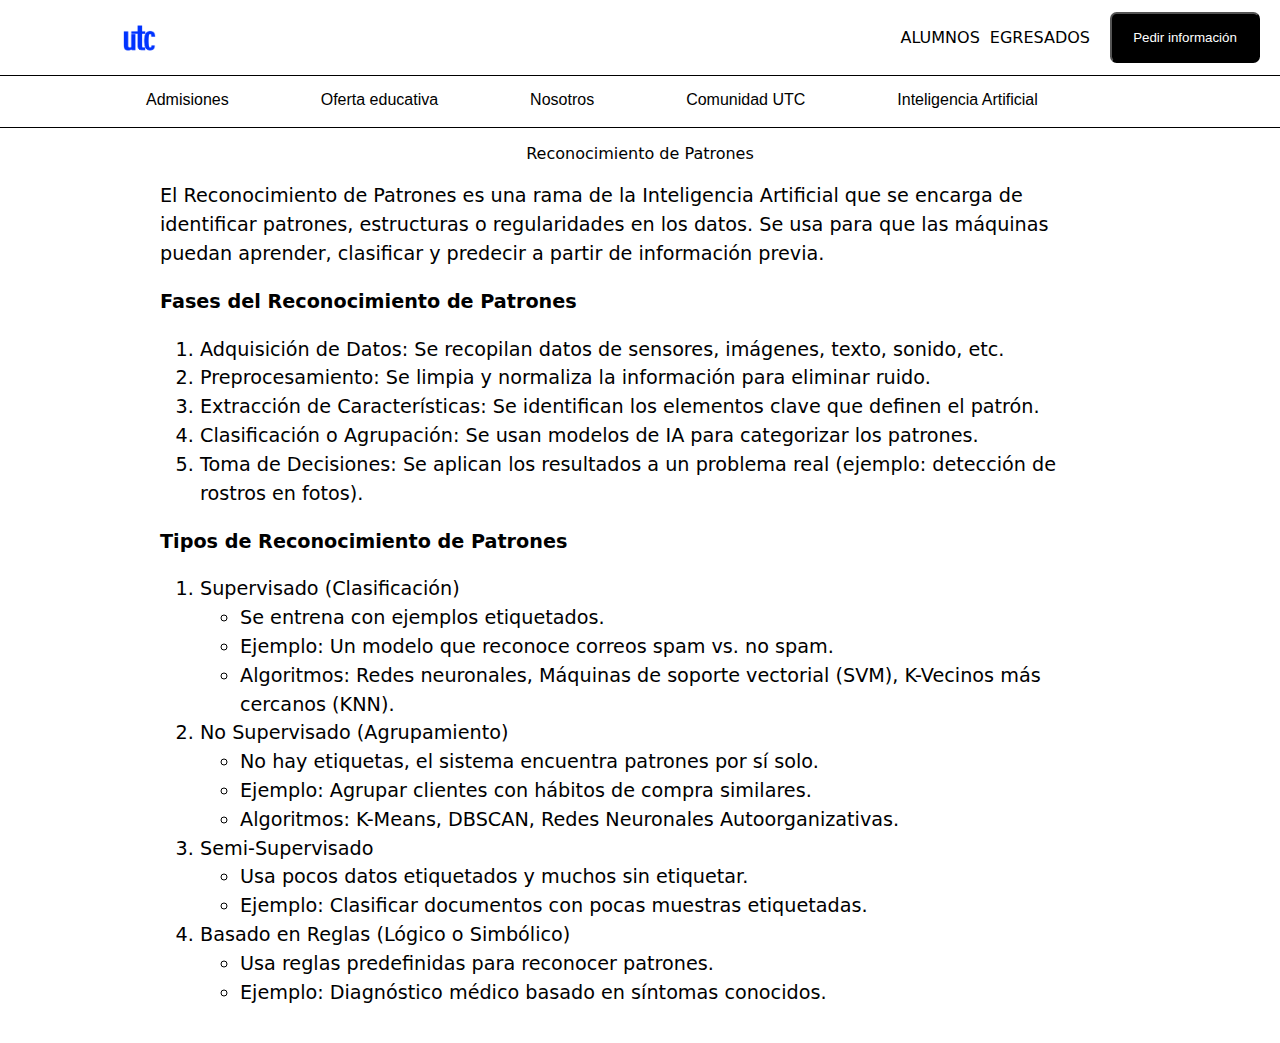
<file: html/patrones.html>
<!DOCTYPE html>
<html lang="en">

<head>
    <meta charset="UTF-8">
    <link rel="stylesheet" href="../css/styleType.css">
    <link rel="icon" href="../imagenes/utcLogoBlue.png">

    <meta name="viewport" content="width=device-width, initial-scale=1.0">

    <title>Tecnicas de aprendizaje</title>
</head>

<body>
    <header>
        <!-- Este nav contendra en mobil dos cosas el boton de opciones y el 
        logo y en desktop abra el logo y tres opciones a la derecha -->
        <nav class="contPrinci">
            <!-- Este boton tendra un svg en forma de hamburgesa y desplegara el menu -->
            <button class="opcMenu" id=opcMenu>
                <svg xmlns="http://www.w3.org/2000/svg" id="Layer_1" data-name="Layer 1" viewBox="0 0 30 25" width="18"
                    height="15">
                    <path
                        d="M24,3.5c0,.83-.67,1.5-1.5,1.5H1.5c-.83,0-1.5-.67-1.5-1.5s.67-1.5,1.5-1.5H22.5c.83,0,1.5,.67,1.5,1.5ZM6.5,20H1.5c-.83,0-1.5,.67-1.5,1.5s.67,1.5,1.5,1.5H6.5c.83,0,1.5-.67,1.5-1.5s-.67-1.5-1.5-1.5ZM14.5,11H1.5c-.83,0-1.5,.67-1.5,1.5s.67,1.5,1.5,1.5H14.5c.83,0,1.5-.67,1.5-1.5s-.67-1.5-1.5-1.5Z" />
                </svg>
            </button>
            <!-- Este div contendra otro div el cual mostrara el logo de la escuela y contendra 
            los links que se mostraran en desktop -->
            <div class="contLogo">
                <div class="logo"></div>
            </div>
            <!-- El siguiente contenedor tendra tres opciones 2 links y un boton
            este solo aparecera en pantallas grandes -->
            <!-- El siguiente contenedor en mobiles desaparecera -->
            <div class="contOpciones">
                <div class="linkOpc">
                    <ul class="alumEgre">
                        <li class="linea">
                            <a href="https://utc.mx/alumnos" class="linkHBlue"> ALUMNOS </a>
                        </li>
                        <li>
                            <a href="#" class="linkHBlue"> EGRESADOS </a>
                        </li>
                    </ul>
                </div>
                <button class="inforHead">Pedir información</button>
            </div>
        </nav>
        <!-- Para la subcabecera tambien tendremos que crear un div el cual contendra otro nav y este un div 
        y dentro una lista desordenada la cual contendra dos cosas un div para elementos que apareceran normalmente
        y otro div para los componentes que apareceran en mobil como pedir informacion, alumnos y egresados. -->
        <!-- Menu -->
        <div class="subMenu" id="subMenu">
            <!-- Este submenu se abrira al presionar el boton del menu de admiciones, 
            tendra dos class uno para el diseño general y otro especifico para la seccion-->
            <div class="adminSub secAdmis" id="admisionSubM">
                <div class="contInfoSubM">
                    <div class="contTit">
                        <button class="btnRegresar" id="btnRegresar">
                            <svg xmlns="http://www.w3.org/2000/svg" id="Isolation_Mode" data-name="Isolation Mode"
                                viewBox="0 1 12 16" width="25" height="25">
                                <path
                                    d="M7.065,7.727l-2.78,2.78L24,10.532l0,3L4.3,13.507l2.765,2.764-2.121,2.12L1.025,14.474a3.5,3.5,0,0,1,0-4.949L4.944,5.607Z" />
                            </svg>
                        </button>
                        <p> Admisiones</p>
                    </div>
                    <a href="#" class="linkSubMen">
                        <p>Ver admisiones>></p>
                    </a>
                </div>
                <div class="opcAdmis">
                    <ul class="listSubMenu">
                        <span role="button" class="btnDesign">
                            <p class="pSubM">Becas</p>
                        </span>
                        <span role="button" class="btnDesign">
                            <p>Equivalencias</p>
                        </span>
                        <span role="button" class="btnDesign">
                            <p>Pedir informes</p>
                        </span>
                    </ul>
                </div>
            </div>
            <!-- Abajo esta la seccion para oferta educativa -->
            <!-- Antes que se te olvide como hacer la funcionalidad y que no hagas el cambio,
            lo primero seria editar y que quede bien el diseño del nuevo subMenu de oferta
            despues hacer que el contenedor no aparezca y agregar el .active aunque no funcione
            esto para agregarlo despues a la funcionalidad-->
            <div class="adminSub secOfert" id="ofertSubM">
                <div class="contInfoSubM">
                    <div class="contTit">
                        <button class="btnRegresar" id="btnRegresar1">
                            <svg xmlns="http://www.w3.org/2000/svg" id="Isolation_Mode" data-name="Isolation Mode"
                                viewBox="0 1 12 16" width="25" height="25">
                                <path
                                    d="M7.065,7.727l-2.78,2.78L24,10.532l0,3L4.3,13.507l2.765,2.764-2.121,2.12L1.025,14.474a3.5,3.5,0,0,1,0-4.949L4.944,5.607Z" />
                            </svg>
                        </button>
                        <p> Oferta Educativa</p>
                    </div>
                    <a href="#" class="linkSubMen">
                        <p>Ver oferta educativa>></p>
                    </a>
                </div>
                <div class="opcAdmis">
                    <ul class="listSubMenu">
                        <span role="button" class="btnDesign">
                            <p class="pSubM">Bachillerato</p>
                        </span>
                        <button class="btnSubMenu perro">
                            <div class="contBtnSub">
                                <p>Licenciaturas</p>
                                <svg xmlns="http://www.w3.org/2000/svg" viewBox="0 0 24 24" width="20" height="20">
                                    <g id="_01_align_center" data-name="01 align center">
                                        <path
                                            d="M7.412,24,6,22.588l9.881-9.881a1,1,0,0,0,0-1.414L6.017,1.431,7.431.017l9.862,9.862a3,3,0,0,1,0,4.242Z" />
                                    </g>
                                </svg>
                            </div>
                        </button>
                        <button class="btnSubMenu perro">
                            <div class="contBtnSub">
                                <p>Licenciaturas con Doble Titulacion</p>
                                <svg xmlns="http://www.w3.org/2000/svg" viewBox="0 0 24 24" width="20" height="20">
                                    <g id="_01_align_center" data-name="01 align center">
                                        <path
                                            d="M7.412,24,6,22.588l9.881-9.881a1,1,0,0,0,0-1.414L6.017,1.431,7.431.017l9.862,9.862a3,3,0,0,1,0,4.242Z" />
                                    </g>
                                </svg>
                            </div>
                        </button>
                        <button class="btnSubMenu perro">
                            <div class="contBtnSub">
                                <p>Maestrías</p>
                                <span class="contSvgSub">
                                    <svg xmlns="http://www.w3.org/2000/svg" viewBox="0 0 24 24" width="20" height="20">
                                        <g id="_01_align_center" data-name="01 align center">
                                            <path
                                                d="M7.412,24,6,22.588l9.881-9.881a1,1,0,0,0,0-1.414L6.017,1.431,7.431.017l9.862,9.862a3,3,0,0,1,0,4.242Z" />
                                        </g>
                                    </svg>
                                </span>

                            </div>
                        </button>
                        <span role="button" class="btnDesign">
                            <p>Extensión Universitaria</p>
                        </span>
                        <button class="btnSubMenu perro">
                            <div class="contBtnSub">
                                <p>A tu Ritmo</p>
                                <svg xmlns="http://www.w3.org/2000/svg" viewBox="0 0 24 24" width="20" height="20">
                                    <g id="_01_align_center" data-name="01 align center">
                                        <path
                                            d="M7.412,24,6,22.588l9.881-9.881a1,1,0,0,0,0-1.414L6.017,1.431,7.431.017l9.862,9.862a3,3,0,0,1,0,4.242Z" />
                                    </g>
                                </svg>
                            </div>
                        </button>
                        <span role="button" class="btnDesign">
                            <p>Acredita el Bachillerato</p>
                        </span>
                    </ul>
                </div>
            </div>
            <!-- Submenu de Nosotros  -->
            <div class="adminSub secNoso" id="nosotrosSubM">
                <div class="contInfoSubM">
                    <div class="contTit">
                        <button class="btnRegresar" id="btnRegresar2">
                            <svg xmlns="http://www.w3.org/2000/svg" id="Isolation_Mode" data-name="Isolation Mode"
                                viewBox="0 1 12 16" width="25" height="25">
                                <path
                                    d="M7.065,7.727l-2.78,2.78L24,10.532l0,3L4.3,13.507l2.765,2.764-2.121,2.12L1.025,14.474a3.5,3.5,0,0,1,0-4.949L4.944,5.607Z" />
                            </svg>
                        </button>
                        <p> Nosotros</p>
                    </div>
                    <a href="#" class="linkSubMen">
                        <p>Ver Nosotros>></p>
                    </a>
                </div>
                <div class="opcAdmis">
                    <ul class="listSubMenu">
                        <button class="btnSubMenu perro">
                            <div class="contBtnSub">
                                <p>Planteles</p>
                                <svg xmlns="http://www.w3.org/2000/svg" viewBox="0 0 24 24" width="20" height="20">
                                    <g id="_01_align_center" data-name="01 align center">
                                        <path
                                            d="M7.412,24,6,22.588l9.881-9.881a1,1,0,0,0,0-1.414L6.017,1.431,7.431.017l9.862,9.862a3,3,0,0,1,0,4.242Z" />
                                    </g>
                                </svg>
                            </div>
                        </button>
                        <button class="btnSubMenu perro">
                            <div class="contBtnSub">
                                <p>Modelo educativo</p>
                                <svg xmlns="http://www.w3.org/2000/svg" viewBox="0 0 24 24" width="20" height="20">
                                    <g id="_01_align_center" data-name="01 align center">
                                        <path
                                            d="M7.412,24,6,22.588l9.881-9.881a1,1,0,0,0,0-1.414L6.017,1.431,7.431.017l9.862,9.862a3,3,0,0,1,0,4.242Z" />
                                    </g>
                                </svg>
                            </div>
                        </button>
                        <button class="btnSubMenu perro">
                            <div class="contBtnSub">
                                <p>Internacionalización</p>
                                <span class="contSvgSub">
                                    <svg xmlns="http://www.w3.org/2000/svg" viewBox="0 0 24 24" width="20" height="20">
                                        <g id="_01_align_center" data-name="01 align center">
                                            <path
                                                d="M7.412,24,6,22.588l9.881-9.881a1,1,0,0,0,0-1.414L6.017,1.431,7.431.017l9.862,9.862a3,3,0,0,1,0,4.242Z" />
                                        </g>
                                    </svg>
                                </span>

                            </div>
                        </button>
                        <span role="button" class="btnDesign">
                            <p class="pSubM">Vida Estudiantil</p>
                        </span>

                        <span role="button" class="btnDesign">
                            <p>Empleabilidad</p>
                        </span>
                        <span role="button" class="btnDesign">
                            <p>Claustro de Rockstars</p>
                        </span>
                        <span role="button" class="btnDesign">
                            <p>RVOE</p>
                        </span>
                        <span role="button" class="btnDesign">
                            <p>Conexion educativa</p>
                        </span>
                        <span role="button" class="btnDesign">
                            <p>Reconociemientos</p>
                        </span>
                        <span role="button" class="btnDesign">
                            <p>Normatividad</p>
                        </span>
                    </ul>
                </div>
            </div>
            <!-- SubMenu Comunidad UTC -->
            <div class="adminSub secComu" id="comuniSubM">
                <div class="contInfoSubM">
                    <div class="contTit">
                        <button class="btnRegresar" id="btnRegresar3">
                            <svg xmlns="http://www.w3.org/2000/svg" id="Isolation_Mode" data-name="Isolation Mode"
                                viewBox="0 1 12 16" width="25" height="25">
                                <path
                                    d="M7.065,7.727l-2.78,2.78L24,10.532l0,3L4.3,13.507l2.765,2.764-2.121,2.12L1.025,14.474a3.5,3.5,0,0,1,0-4.949L4.944,5.607Z" />
                            </svg>
                        </button>
                        <p> Comunidad UTC</p>
                    </div>
                    <a href="#" class="linkSubMen">
                        <p>Ver Comunidad UTC>></p>
                    </a>
                </div>
                <div class="opcAdmis">
                    <ul class="listSubMenu">
                        <button class="btnSubMenu perro">
                            <div class="contBtnSub">
                                <p>Blog</p>
                                <svg xmlns="http://www.w3.org/2000/svg" viewBox="0 0 24 24" width="20" height="20">
                                    <g id="_01_align_center" data-name="01 align center">
                                        <path
                                            d="M7.412,24,6,22.588l9.881-9.881a1,1,0,0,0,0-1.414L6.017,1.431,7.431.017l9.862,9.862a3,3,0,0,1,0,4.242Z" />
                                    </g>
                                </svg>
                            </div>
                        </button>
                        <span role="button" class="btnDesign">
                            <p class="pSubM">UTC en los medios</p>
                        </span>

                    </ul>
                </div>
            </div>
        </div>
        <!-- Aqui agregare los submenus, esto para que cuando se presione un boton del menu no se superponga con los otros 3 -->
        <div class="subCabecera" id="subCabecera">
            <nav class="subLink">
                <div class="contSubHead">
                    <ul class="linkHead">
                        <!-- El siguiente contenedor se tiene que ocultar -->
                        <div class="opcHead" id="opcHead">
                            <li id="contLi">

                                <!-- Boton de Admisiones -->
                                <div class="admisHov">
                                    <div>
                                        <button class="btnOpcDesp" id="btnAdmisionesF">
                                            Admisiones
                                            <div class="flechaDer">
                                                <svg xmlns="http://www.w3.org/2000/svg" viewBox="0 0 24 24" width="15"
                                                    height="10" id="svgFlechaDer" class="flecha">
                                                    <g id="_01_align_center" data-name="01 align center">
                                                        <path
                                                            d="M7.412,24,6,22.588l9.881-9.881a1,1,0,0,0,0-1.414L6.017,1.431,7.431.017l9.862,9.862a3,3,0,0,1,0,4.242Z" />
                                                    </g>
                                                </svg>
                                            </div>
                                        </button>
                                    </div>

                                    <div class="contenDesk">
                                        <div class="contentAdmis">
                                            <div class="opcAdmisDesk">
                                                <ul class="listOpcDesk">
                                                    <li class="opcDesk">
                                                        <a href="#">
                                                            Becas
                                                        </a>
                                                    </li>
                                                    <li class="opcDesk">
                                                        <a href="#">
                                                            Equivalencias
                                                        </a>
                                                    </li>
                                                    <li class="opcDesk">
                                                        <a href="#">
                                                            Pedir informes
                                                        </a>
                                                    </li>
                                                    <li>
                                                        <a href="#" class="linkEsp">
                                                            Ver admisiones >>
                                                        </a>
                                                    </li>
                                                </ul>
                                            </div>
                                            <div class="anunAdmisDesk">
                                                <div class="contHeadImgD">
                                                    <!-- Primer imagen del subMenu -->
                                                    <img src="../imagenes/imgDesk.jpg" alt="" class="imgHD">
                                                    <div class="contHeImg">
                                                        <p class="contMasH1">
                                                            Oferta a distancia

                                                        </p>
                                                        <p class="gato1">
                                                            ver programas
                                                        </p>

                                                        <!-- <button>Conoce mas </button> -->
                                                    </div>
                                                    <!-- Segunda imagen del subMenu -->
                                                    <img src="../imagenes/porDos.jpg" alt="" class="imgHD">
                                                    <div class="contHeImg1">
                                                        <p class="contMasH2">
                                                            Estudia dos carreras a la vez

                                                        </p>
                                                        <p class="gato2">
                                                            Conoce mas >
                                                        </p>

                                                        <!-- <button>Conoce mas </button> -->
                                                    </div>
                                                </div>
                                                <div class="contBajo">
                                                    <div class="contBtnBajo">
                                                        <div class="cont1Bajo">
                                                            <svg xmlns="http://www.w3.org/2000/svg" id="Layer_1"
                                                                data-name="Layer 1" viewBox="0 0 24 24" width="20"
                                                                height="15">
                                                                <path
                                                                    d="M12,5c-1.379,0-2.5-1.122-2.5-2.5s1.121-2.5,2.5-2.5,2.5,1.122,2.5,2.5-1.121,2.5-2.5,2.5Zm0-4c-.827,0-1.5,.673-1.5,1.5s.673,1.5,1.5,1.5,1.5-.673,1.5-1.5-.673-1.5-1.5-1.5Zm3,14h2v-6.5c0-1.378-1.121-2.5-2.5-2.5h-5c-1.379,0-2.5,1.122-2.5,2.5v6.5h2v6h1v-7h-2v-5.5c0-.827,.673-1.5,1.5-1.5h5c.827,0,1.5,.673,1.5,1.5v5.5h-2v7h1v-6Zm2,1.354v1.001c3.798,.575,6,1.738,6,2.645,0,1.253-4.185,3-11,3s-11-1.747-11-3c0-.907,2.202-2.07,6-2.645v-1.001c-3.885,.566-7,1.803-7,3.646,0,2.598,6.183,4,12,4s12-1.402,12-4c0-1.843-3.115-3.081-7-3.646Z" />
                                                            </svg>
                                                            <p>Ven conoce los planteles de UTC</p>
                                                        </div>
                                                        <div class="cont2Bajo">
                                                            <a href="#">Agenda tu visita > </a>
                                                        </div>

                                                    </div>
                                                </div>
                                            </div>
                                        </div>
                                    </div>
                                </div>

                            </li>
                            <li id="contLi">
                                <!-- Boton de oferta educativa -->
                                <div class="admisHov2">
                                    <button class="btnOpcDesp" id="btnOfertaEdu">
                                        Oferta educativa
                                        <div class="flechaDer">
                                            <svg xmlns="http://www.w3.org/2000/svg" class="flecha" viewBox="0 0 24 24"
                                                width="15" height="10" id="svgFlechaDer">
                                                <g id="_01_align_center" data-name="01 align center">
                                                    <path
                                                        d="M7.412,24,6,22.588l9.881-9.881a1,1,0,0,0,0-1.414L6.017,1.431,7.431.017l9.862,9.862a3,3,0,0,1,0,4.242Z" />
                                                </g>
                                            </svg>
                                        </div>
                                    </button>
                                    <div class="contenDesk2">
                                        <div class="contentAdmis">
                                            <div class="opcAdmisDesk">
                                                <ul class="listOpcDesk">
                                                    <li class="opcDesk">
                                                        <a href="#">
                                                            Licenciaturas
                                                        </a>
                                                    </li>
                                                    <li class="opcDesk">
                                                        <a href="#">
                                                            Bachillerato
                                                        </a>
                                                    </li>
                                                    <li class="opcDesk">
                                                        <a href="#">
                                                            Licenciaturas con Doble Titulacion
                                                        </a>
                                                    </li>
                                                    <li class="opcDesk">
                                                        <a href="#">
                                                            Maestrias
                                                        </a>
                                                    </li>
                                                    <li class="opcDesk">
                                                        <a href="#">
                                                            Extension Uniersitaria
                                                        </a>
                                                    </li>
                                                    <li class="opcDesk">
                                                        <a href="#">
                                                            A tu Ritmo
                                                        </a>
                                                    </li>
                                                    <li class="opcDesk">
                                                        <a href="#">
                                                            Acredita el Bachillerato
                                                        </a>
                                                    </li>
                                                    <li>
                                                        <a href="#" class="linkEsp">
                                                            Ver admisiones >>
                                                        </a>
                                                    </li>
                                                </ul>
                                            </div>
                                            <div class="anunAdmisDesk">
                                                <div class="contHeadImgD">
                                                    <!-- Primer imagen del subMenu -->
                                                    <img src="../imagenes/imgDesk.jpg" alt="" class="imgHD">
                                                    <div class="contHeImg">
                                                        <p class="contMasH1">
                                                            Oferta a distancia

                                                        </p>
                                                        <p class="gato1">
                                                            ver programas
                                                        </p>

                                                        <!-- <button>Conoce mas </button> -->
                                                    </div>
                                                    <!-- Segunda imagen del subMenu -->
                                                    <img src="../imagenes/porDos.jpg" alt="" class="imgHD">
                                                    <div class="contHeImg1">
                                                        <p class="contMasH2">
                                                            Estudia dos carreras a la vez

                                                        </p>
                                                        <p class="gato2">
                                                            Conoce mas >
                                                        </p>

                                                        <!-- <button>Conoce mas </button> -->
                                                    </div>
                                                </div>
                                                <div class="contBajo">
                                                    <div class="contBtnBajo">
                                                        <div class="cont1Bajo">
                                                            <svg xmlns="http://www.w3.org/2000/svg" id="Layer_1"
                                                                data-name="Layer 1" viewBox="0 0 24 24" width="20"
                                                                height="15">
                                                                <path
                                                                    d="M12,5c-1.379,0-2.5-1.122-2.5-2.5s1.121-2.5,2.5-2.5,2.5,1.122,2.5,2.5-1.121,2.5-2.5,2.5Zm0-4c-.827,0-1.5,.673-1.5,1.5s.673,1.5,1.5,1.5,1.5-.673,1.5-1.5-.673-1.5-1.5-1.5Zm3,14h2v-6.5c0-1.378-1.121-2.5-2.5-2.5h-5c-1.379,0-2.5,1.122-2.5,2.5v6.5h2v6h1v-7h-2v-5.5c0-.827,.673-1.5,1.5-1.5h5c.827,0,1.5,.673,1.5,1.5v5.5h-2v7h1v-6Zm2,1.354v1.001c3.798,.575,6,1.738,6,2.645,0,1.253-4.185,3-11,3s-11-1.747-11-3c0-.907,2.202-2.07,6-2.645v-1.001c-3.885,.566-7,1.803-7,3.646,0,2.598,6.183,4,12,4s12-1.402,12-4c0-1.843-3.115-3.081-7-3.646Z" />
                                                            </svg>
                                                            <p>Ven conoce los planteles de UTC</p>
                                                        </div>
                                                        <div class="cont2Bajo">
                                                            <a href="#">Agenda tu visita > </a>
                                                        </div>

                                                    </div>
                                                </div>
                                            </div>
                                        </div>
                                    </div>
                                </div>

                            </li>
                            <li id="contLi">
                                <div class="admisHov3">
                                    <button class="btnOpcDesp" id="btnNosotros">
                                        Nosotros
                                        <div class="flechaDer">
                                            <svg xmlns="http://www.w3.org/2000/svg" class="flecha" viewBox="0 0 24 24"
                                                width="15" height="10" id="svgFlechaDer">
                                                <g id="_01_align_center" data-name="01 align center">
                                                    <path
                                                        d="M7.412,24,6,22.588l9.881-9.881a1,1,0,0,0,0-1.414L6.017,1.431,7.431.017l9.862,9.862a3,3,0,0,1,0,4.242Z" />
                                                </g>
                                            </svg>
                                        </div>
                                    </button>
                                    <div class="contenDesk3">
                                        <div class="contentAdmis">
                                            <div class="opcAdmisDesk">
                                                <ul class="listOpcDesk">
                                                    <li class="opcDesk">
                                                        <a href="#">
                                                            planteles
                                                        </a>
                                                    </li>
                                                    <li class="opcDesk">
                                                        <a href="#">
                                                            Modelo Educativo
                                                        </a>
                                                    </li>
                                                    <li class="opcDesk">
                                                        <a href="#">
                                                            Internacionalización
                                                        </a>
                                                    </li>
                                                    <li class="opcDesk">
                                                        <a href="#">
                                                            vida estudiantil
                                                        </a>
                                                    </li>
                                                    <li class="opcDesk">
                                                        <a href="#">
                                                            empleabilidad
                                                        </a>
                                                    </li>
                                                    <li class="opcDesk">
                                                        <a href="#">
                                                            Claustro de Rockstars
                                                        </a>
                                                    </li>
                                                    <li class="opcDesk">
                                                        <a href="#">
                                                            RVOE
                                                        </a>
                                                    </li>
                                                    <li>
                                                        <a href="#" class="linkEsp">
                                                            Ver admisiones >>
                                                        </a>
                                                    </li>
                                                </ul>
                                            </div>
                                            <div class="anunAdmisDesk">
                                                <div class="contHeadImgD">
                                                    <!-- Primer imagen del subMenu -->
                                                    <img src="../imagenes/imgDesk.jpg" alt="" class="imgHD">
                                                    <div class="contHeImg">
                                                        <p class="contMasH1">
                                                            Oferta a distancia

                                                        </p>
                                                        <p class="gato1">
                                                            ver programas
                                                        </p>

                                                        <!-- <button>Conoce mas </button> -->
                                                    </div>
                                                    <!-- Segunda imagen del subMenu -->
                                                    <img src="../imagenes/porDos.jpg" alt="" class="imgHD">
                                                    <div class="contHeImg1">
                                                        <p class="contMasH2">
                                                            Estudia dos carreras a la vez

                                                        </p>
                                                        <p class="gato2">
                                                            Conoce mas >
                                                        </p>

                                                        <!-- <button>Conoce mas </button> -->
                                                    </div>
                                                </div>
                                                <div class="contBajo">
                                                    <div class="contBtnBajo">
                                                        <div class="cont1Bajo">
                                                            <svg xmlns="http://www.w3.org/2000/svg" id="Layer_1"
                                                                data-name="Layer 1" viewBox="0 0 24 24" width="20"
                                                                height="15">
                                                                <path
                                                                    d="M12,5c-1.379,0-2.5-1.122-2.5-2.5s1.121-2.5,2.5-2.5,2.5,1.122,2.5,2.5-1.121,2.5-2.5,2.5Zm0-4c-.827,0-1.5,.673-1.5,1.5s.673,1.5,1.5,1.5,1.5-.673,1.5-1.5-.673-1.5-1.5-1.5Zm3,14h2v-6.5c0-1.378-1.121-2.5-2.5-2.5h-5c-1.379,0-2.5,1.122-2.5,2.5v6.5h2v6h1v-7h-2v-5.5c0-.827,.673-1.5,1.5-1.5h5c.827,0,1.5,.673,1.5,1.5v5.5h-2v7h1v-6Zm2,1.354v1.001c3.798,.575,6,1.738,6,2.645,0,1.253-4.185,3-11,3s-11-1.747-11-3c0-.907,2.202-2.07,6-2.645v-1.001c-3.885,.566-7,1.803-7,3.646,0,2.598,6.183,4,12,4s12-1.402,12-4c0-1.843-3.115-3.081-7-3.646Z" />
                                                            </svg>
                                                            <p>Ven conoce los planteles de UTC</p>
                                                        </div>
                                                        <div class="cont2Bajo">
                                                            <a href="#">Agenda tu visita > </a>
                                                        </div>

                                                    </div>
                                                </div>
                                            </div>
                                        </div>
                                    </div>
                                </div>

                            </li>
                            <li id="contLi">
                                <div class="admisHov4">
                                    <button class="btnOpcDesp" id="btnComuni">
                                        Comunidad UTC
                                        <div class="flechaDer">
                                            <svg xmlns="http://www.w3.org/2000/svg" class="flecha" viewBox="0 0 24 24"
                                                width="15" height="10" id="svgFlechaDer">
                                                <g id="_01_align_center" data-name="01 align center">
                                                    <path
                                                        d="M7.412,24,6,22.588l9.881-9.881a1,1,0,0,0,0-1.414L6.017,1.431,7.431.017l9.862,9.862a3,3,0,0,1,0,4.242Z" />
                                                </g>
                                            </svg>
                                        </div>
                                    </button>

                                    <div class="contenDesk4">
                                        <div class="contentAdmis">
                                            <div class="opcAdmisDesk">
                                                <ul class="listOpcDesk">
                                                    <li class="opcDesk">
                                                        <a href="#">
                                                            Blog
                                                        </a>
                                                    </li>
                                                    <li class="opcDesk">
                                                        <a href="#">
                                                            UTC en los medios
                                                        </a>
                                                    </li>

                                                    <li>
                                                        <a href="#" class="linkEsp">
                                                            Ver admisiones >>
                                                        </a>
                                                    </li>
                                                </ul>
                                            </div>
                                            <div class="anunAdmisDesk">
                                                <div class="contHeadImgD">
                                                    <!-- Primer imagen del subMenu -->
                                                    <img src="../imagenes/imgDesk.jpg" alt="" class="imgHD">
                                                    <div class="contHeImg">
                                                        <p class="contMasH1">
                                                            Oferta a distancia

                                                        </p>
                                                        <p class="gato1">
                                                            ver programas
                                                        </p>

                                                        <!-- <button>Conoce mas </button> -->
                                                    </div>
                                                    <!-- Segunda imagen del subMenu -->
                                                    <img src="../imagenes/porDos.jpg" alt="" class="imgHD">
                                                    <div class="contHeImg1">
                                                        <p class="contMasH2">
                                                            Estudia dos carreras a la vez

                                                        </p>
                                                        <p class="gato2">
                                                            Conoce mas >
                                                        </p>

                                                        <!-- <button>Conoce mas </button> -->
                                                    </div>
                                                </div>
                                                <div class="contBajo">
                                                    <div class="contBtnBajo">
                                                        <div class="cont1Bajo">
                                                            <svg xmlns="http://www.w3.org/2000/svg" id="Layer_1"
                                                                data-name="Layer 1" viewBox="0 0 24 24" width="20"
                                                                height="15">
                                                                <path
                                                                    d="M12,5c-1.379,0-2.5-1.122-2.5-2.5s1.121-2.5,2.5-2.5,2.5,1.122,2.5,2.5-1.121,2.5-2.5,2.5Zm0-4c-.827,0-1.5,.673-1.5,1.5s.673,1.5,1.5,1.5,1.5-.673,1.5-1.5-.673-1.5-1.5-1.5Zm3,14h2v-6.5c0-1.378-1.121-2.5-2.5-2.5h-5c-1.379,0-2.5,1.122-2.5,2.5v6.5h2v6h1v-7h-2v-5.5c0-.827,.673-1.5,1.5-1.5h5c.827,0,1.5,.673,1.5,1.5v5.5h-2v7h1v-6Zm2,1.354v1.001c3.798,.575,6,1.738,6,2.645,0,1.253-4.185,3-11,3s-11-1.747-11-3c0-.907,2.202-2.07,6-2.645v-1.001c-3.885,.566-7,1.803-7,3.646,0,2.598,6.183,4,12,4s12-1.402,12-4c0-1.843-3.115-3.081-7-3.646Z" />
                                                            </svg>
                                                            <p>Ven conoce los planteles de UTC</p>
                                                        </div>
                                                        <div class="cont2Bajo">
                                                            <a href="#">Agenda tu visita > </a>
                                                        </div>

                                                    </div>
                                                </div>
                                            </div>
                                        </div>
                                    </div>
                                </div>

                            </li>
                            <li id="contLi">
                                <div class="admisHov5">
                                    <button class="btnOpcDesp" id="btnComuni">
                                        Inteligencia Artificial
                                        <div class="flechaDer">
                                            <svg xmlns="http://www.w3.org/2000/svg" class="flecha" viewBox="0 0 24 24"
                                                width="15" height="10" id="svgFlechaDer">
                                                <g id="_01_align_center" data-name="01 align center">
                                                    <path
                                                        d="M7.412,24,6,22.588l9.881-9.881a1,1,0,0,0,0-1.414L6.017,1.431,7.431.017l9.862,9.862a3,3,0,0,1,0,4.242Z" />
                                                </g>
                                            </svg>
                                        </div>
                                    </button>
                                    <div class="contenDesk5">
                                        <div class="contentAdmis">
                                            <div class="opcAdmisDesk">
                                                <ul class="listOpcDesk">
                                                    <li class="opcDesk">
                                                        <a href="html/conceptBasi.html" target="_blank">
                                                            Conceptos Basicos </a>
                                                    </li>
                                                    <li class="opcDesk">
                                                        <a href="/html/tecnicas.html">
                                                            Tecnicas de aprendizaje
                                                        </a>
                                                    </li>
                                                    <li class="opcDesk">
                                                        <a href="/html/agenInt.html">
                                                            Agente inteligente
                                                        </a>
                                                    </li>
                                                    <li class="opcDesk">
                                                        <a href="/html/tiposIa.html">
                                                            Tipos de IA
                                                        </a>
                                                    </li>
                                                    <li class="opcDesk">
                                                        <a href="/html/busqueda.html">
                                                            Tipos de Busqueda
                                                        </a>
                                                    </li>
                                                    <li class="opcDesk">
                                                        <a href="/html/patrones.html">
                                                            Reconocimiento de Patrones
                                                        </a>
                                                    </li>
                                                    <li class="opcDesk">
                                                        <a href="/html/clasificacion.html">
                                                            Arboles de clasificación
                                                        </a>
                                                    </li>
                                                    <li class="opcDesk">
                                                        <a href="/html/aplicaciones.html">
                                                            Aplicaciones
                                                        </a>
                                                    </li>
                                                    <li class="opcDesk">
                                                        <a href="/html/regresion_lineal.html">
                                                            Regresion Lineal
                                                        </a>
                                                    </li>
                                                    <li class="opcDesk">
                                                        <a href="/html/random_forest.html">
                                                            Random Forest
                                                        </a>
                                                    </li>
                                                </ul>
                                            </div>
                                            <div class="anunAdmisDesk">
                                                <div class="contHeadImgD">
                                                    <!-- Primer imagen del subMenu -->
                                                    <img src="../imagenes/imgDesk.jpg" alt="" class="imgHD">
                                                    <div class="contHeImg">
                                                        <p class="contMasH1">
                                                            Oferta a distancia

                                                        </p>
                                                        <p class="gato1">
                                                            ver programas
                                                        </p>

                                                        <!-- <button>Conoce mas </button> -->
                                                    </div>
                                                    <!-- Segunda imagen del subMenu -->
                                                    <img src="../imagenes/porDos.jpg" alt="" class="imgHD">
                                                    <div class="contHeImg1">
                                                        <p class="contMasH2">
                                                            Estudia dos carreras a la vez

                                                        </p>
                                                        <p class="gato2">
                                                            Conoce mas >
                                                        </p>

                                                        <!-- <button>Conoce mas </button> -->
                                                    </div>
                                                </div>
                                                <div class="contBajo">
                                                    <div class="contBtnBajo">
                                                        <div class="cont1Bajo">
                                                            <svg xmlns="http://www.w3.org/2000/svg" id="Layer_1"
                                                                data-name="Layer 1" viewBox="0 0 24 24" width="20"
                                                                height="15">
                                                                <path
                                                                    d="M12,5c-1.379,0-2.5-1.122-2.5-2.5s1.121-2.5,2.5-2.5,2.5,1.122,2.5,2.5-1.121,2.5-2.5,2.5Zm0-4c-.827,0-1.5,.673-1.5,1.5s.673,1.5,1.5,1.5,1.5-.673,1.5-1.5-.673-1.5-1.5-1.5Zm3,14h2v-6.5c0-1.378-1.121-2.5-2.5-2.5h-5c-1.379,0-2.5,1.122-2.5,2.5v6.5h2v6h1v-7h-2v-5.5c0-.827,.673-1.5,1.5-1.5h5c.827,0,1.5,.673,1.5,1.5v5.5h-2v7h1v-6Zm2,1.354v1.001c3.798,.575,6,1.738,6,2.645,0,1.253-4.185,3-11,3s-11-1.747-11-3c0-.907,2.202-2.07,6-2.645v-1.001c-3.885,.566-7,1.803-7,3.646,0,2.598,6.183,4,12,4s12-1.402,12-4c0-1.843-3.115-3.081-7-3.646Z" />
                                                            </svg>
                                                            <p>Ven conoce los planteles de UTC</p>
                                                        </div>
                                                        <div class="cont2Bajo">
                                                            <a href="#">Agenda tu visita > </a>
                                                        </div>

                                                    </div>
                                                </div>
                                            </div>
                                        </div>
                                    </div>
                                </div>

                            </li>
                        </div>
                        <!-- Botones inferiores -->
                        <div class="subHead2">
                            <button class="btnInfo">
                                Pedir información
                            </button>
                            <div class="alumEgre2">
                                <ul id="listAlumn">
                                    <li class="alumnLi">
                                        <a href="https://utc.mx/alumnos">
                                            <p class="titulo">
                                                ALUMNOS
                                            </p>
                                            <span class="flechaDerSvg">
                                                <svg xmlns="http://www.w3.org/2000/svg" id="Outline" viewBox="0 0 24 24"
                                                    width="25" height="15">
                                                    <path
                                                        d="M23.12,9.91,19.25,6a1,1,0,0,0-1.42,0h0a1,1,0,0,0,0,1.41L21.39,11H1a1,1,0,0,0-1,1H0a1,1,0,0,0,1,1H21.45l-3.62,3.61a1,1,0,0,0,0,1.42h0a1,1,0,0,0,1.42,0l3.87-3.88A3,3,0,0,0,23.12,9.91Z" />
                                                </svg>
                                            </span>
                                        </a>

                                    </li>
                                    <li class="alumnLi" id="egLi">
                                        <a href="#">
                                            <p class="titulo">
                                                EGRESADOS
                                            </p>
                                            <span class="flechaDerSvg">
                                                <svg xmlns="http://www.w3.org/2000/svg" id="Outline" viewBox="0 0 24 24"
                                                    width="25" height="15">
                                                    <path
                                                        d="M23.12,9.91,19.25,6a1,1,0,0,0-1.42,0h0a1,1,0,0,0,0,1.41L21.39,11H1a1,1,0,0,0-1,1H0a1,1,0,0,0,1,1H21.45l-3.62,3.61a1,1,0,0,0,0,1.42h0a1,1,0,0,0,1.42,0l3.87-3.88A3,3,0,0,0,23.12,9.91Z" />
                                                </svg>
                                            </span>
                                        </a>
                                    </li>
                                </ul>
                            </div>
                        </div>
                    </ul>
                </div>
            </nav>
        </div>
    </header>
    <div class="reconocimientoPatrones" id="reconocimientoPatrones">
        <article class="punto6">
            <div class="genPatro">
                <div class="cabPatr">
                    <span>
                        Reconocimiento de Patrones
                    </span>
                </div>
                <div class="contentPatro">
                    <p>
                        El Reconocimiento de Patrones es una rama de la Inteligencia Artificial que se encarga de identificar patrones, estructuras o regularidades en los datos. Se usa para que las máquinas puedan aprender, clasificar y predecir a partir de información previa.
                    </p>
                    <p id="subTemPat">
                        Fases del Reconocimiento de Patrones
                    </p>
                    <ol>
                        <li>
                            Adquisición de Datos: Se recopilan datos de sensores, imágenes, texto, sonido, etc.
                        </li>
                        <li>
                            Preprocesamiento: Se limpia y normaliza la información para eliminar ruido.
                        </li>
                        <li>
                            Extracción de Características: Se identifican los elementos clave que definen el patrón.
                        </li>
                        <li>
                            Clasificación o Agrupación: Se usan modelos de IA para categorizar los patrones.
                        </li>
                        <li>
                            Toma de Decisiones: Se aplican los resultados a un problema real (ejemplo: detección de rostros en fotos).
                        </li>
                    </ol>
                    <p id="subTemPat">
                        Tipos de Reconocimiento de Patrones
                    </p>
                    <ol>
                        <li>
                            <span>Supervisado (Clasificación)
                            </span>
                            <ul>
                                <li>Se entrena con ejemplos etiquetados.</li>
                                <li>Ejemplo: Un modelo que reconoce correos spam vs. no spam.</li>
                                <li>Algoritmos: Redes neuronales, Máquinas de soporte vectorial (SVM), K-Vecinos más cercanos (KNN).</li>
                            </ul>
                        </li>
                        <li>
                            <span>No Supervisado (Agrupamiento)</span>
                            <ul>
                                <li>No hay etiquetas, el sistema encuentra patrones por sí solo.</li>
                                <li>Ejemplo: Agrupar clientes con hábitos de compra similares.</li>
                                <li>Algoritmos: K-Means, DBSCAN, Redes Neuronales Autoorganizativas.</li>
                            </ul>
                        </li>
                        <li>
                            <span>Semi-Supervisado</span>
                            <ul>
                                <li>Usa pocos datos etiquetados y muchos sin etiquetar.</li>
                                <li>Ejemplo: Clasificar documentos con pocas muestras etiquetadas.</li>
                            </ul>
                        </li>
                        <li>
                            <span>Basado en Reglas (Lógico o Simbólico)</span>
                            <ul>
                                <li>Usa reglas predefinidas para reconocer patrones.</li>
                                <li>Ejemplo: Diagnóstico médico basado en síntomas conocidos.</li>
                            </ul>
                        </li>
                    </ol>
                </div>
            </div>
        </article>
    </div>
    <script src="main.js"></script>
</body>

</html>
</file>
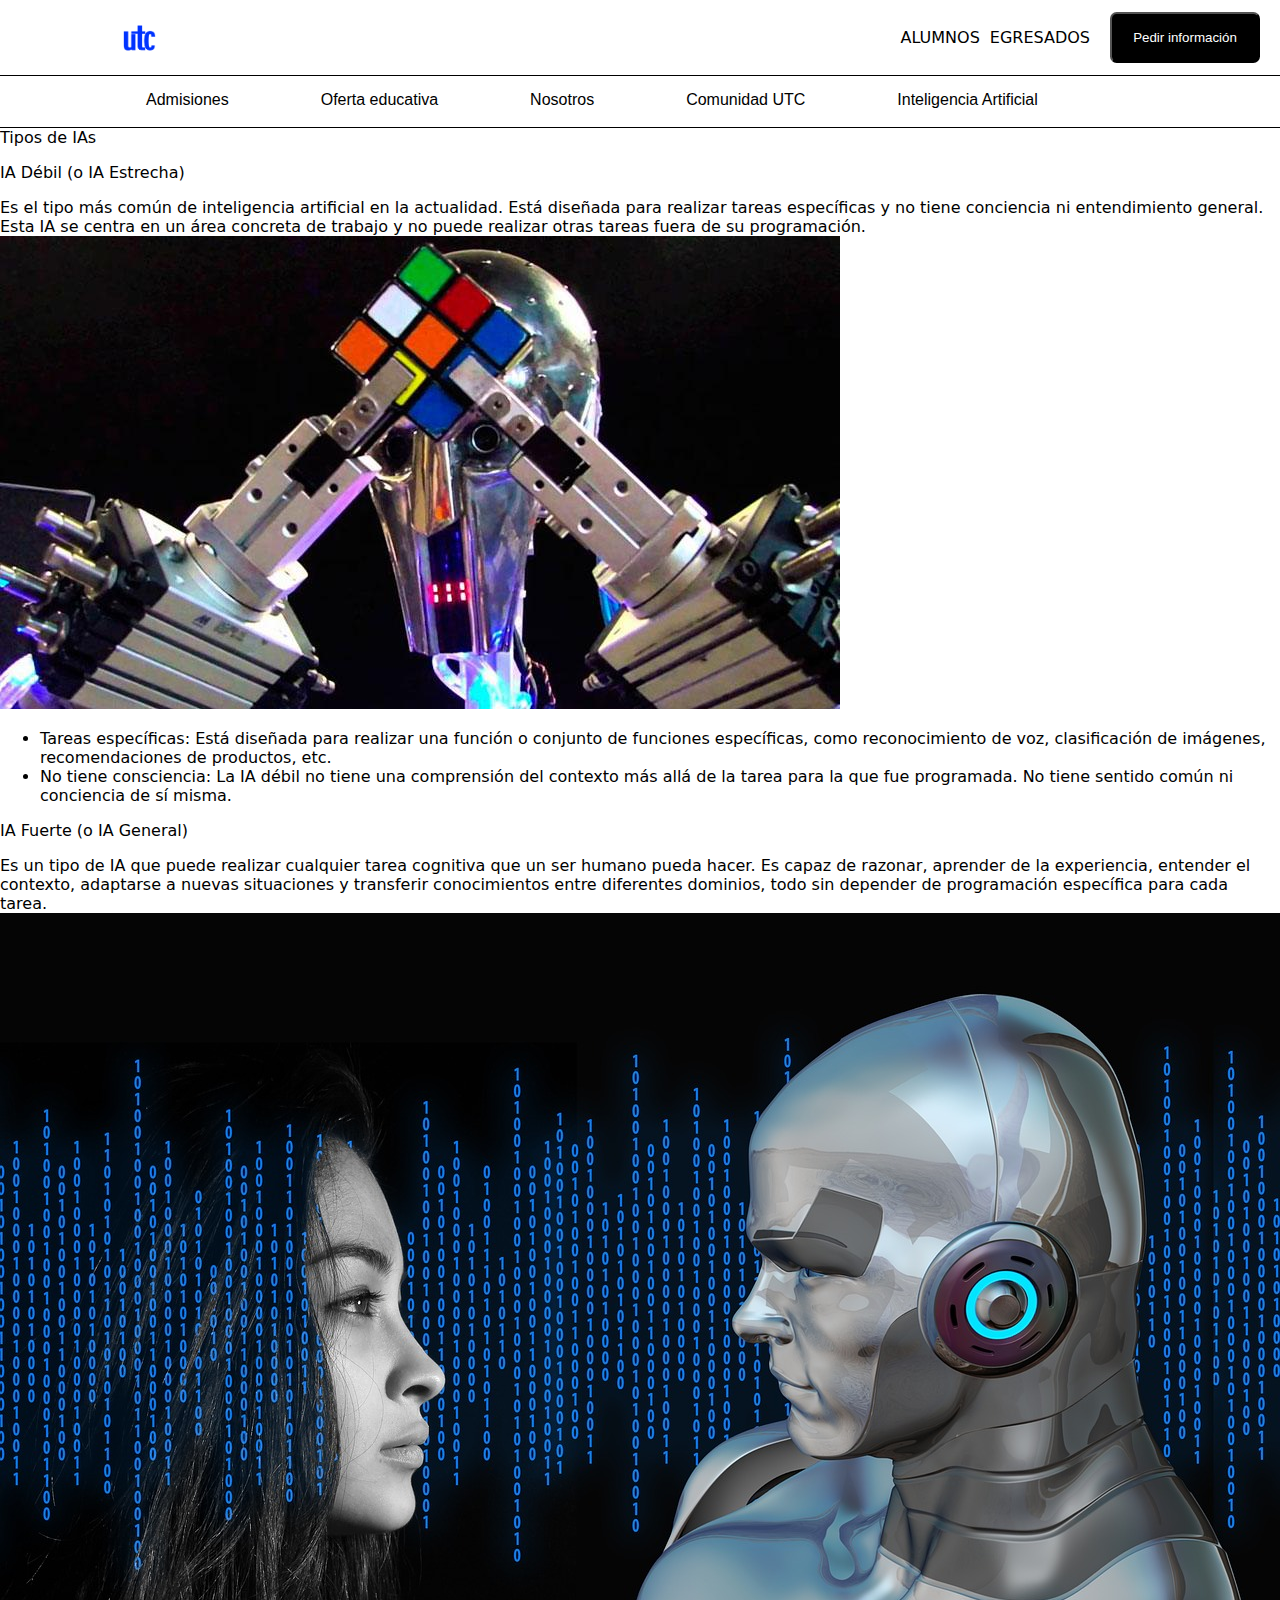
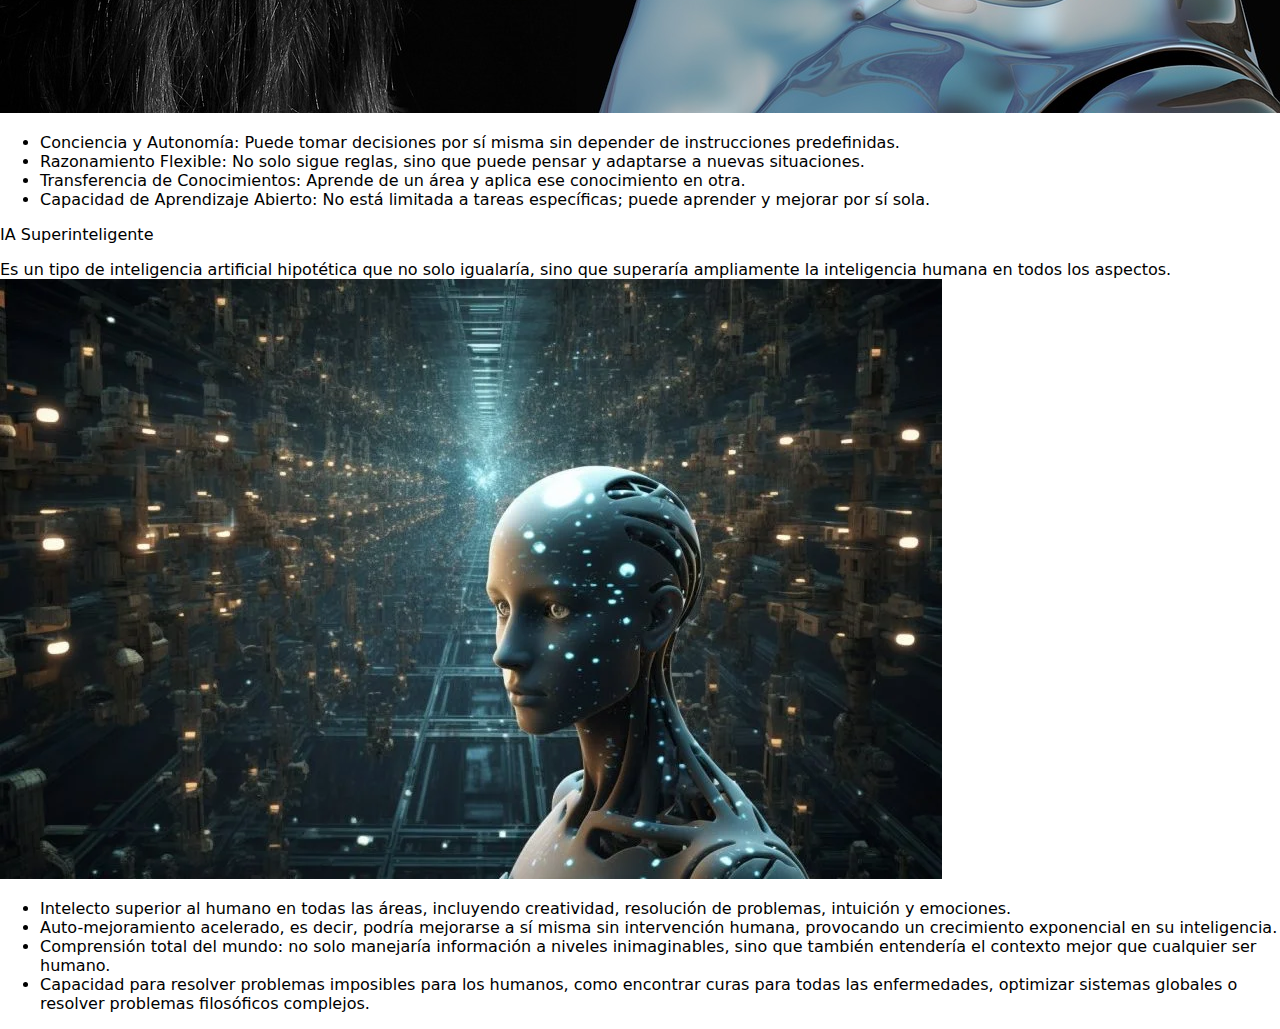
<file: html/tiposIa.html>
<!DOCTYPE html>
<html lang="en">

<head>
    <meta charset="UTF-8">
    <link rel="stylesheet" href="../css/styleType.css">
    <link rel="icon" href="../imagenes/utcLogoBlue.png">

    <meta name="viewport" content="width=device-width, initial-scale=1.0">

    <title>Tecnicas de aprendizaje</title>
</head>

<body>
    <header>
        <!-- Este nav contendra en mobil dos cosas el boton de opciones y el 
        logo y en desktop abra el logo y tres opciones a la derecha -->
        <nav class="contPrinci">
            <!-- Este boton tendra un svg en forma de hamburgesa y desplegara el menu -->
            <button class="opcMenu" id=opcMenu>
                <svg xmlns="http://www.w3.org/2000/svg" id="Layer_1" data-name="Layer 1" viewBox="0 0 30 25" width="18"
                    height="15">
                    <path
                        d="M24,3.5c0,.83-.67,1.5-1.5,1.5H1.5c-.83,0-1.5-.67-1.5-1.5s.67-1.5,1.5-1.5H22.5c.83,0,1.5,.67,1.5,1.5ZM6.5,20H1.5c-.83,0-1.5,.67-1.5,1.5s.67,1.5,1.5,1.5H6.5c.83,0,1.5-.67,1.5-1.5s-.67-1.5-1.5-1.5ZM14.5,11H1.5c-.83,0-1.5,.67-1.5,1.5s.67,1.5,1.5,1.5H14.5c.83,0,1.5-.67,1.5-1.5s-.67-1.5-1.5-1.5Z" />
                </svg>
            </button>
            <!-- Este div contendra otro div el cual mostrara el logo de la escuela y contendra 
            los links que se mostraran en desktop -->
            <div class="contLogo">
                <div class="logo"></div>
            </div>
            <!-- El siguiente contenedor tendra tres opciones 2 links y un boton
            este solo aparecera en pantallas grandes -->
            <!-- El siguiente contenedor en mobiles desaparecera -->
            <div class="contOpciones">
                <div class="linkOpc">
                    <ul class="alumEgre">
                        <li class="linea">
                            <a href="https://utc.mx/alumnos" class="linkHBlue"> ALUMNOS </a>
                        </li>
                        <li>
                            <a href="#" class="linkHBlue"> EGRESADOS </a>
                        </li>
                    </ul>
                </div>
                <button class="inforHead">Pedir información</button>
            </div>
        </nav>
        <!-- Para la subcabecera tambien tendremos que crear un div el cual contendra otro nav y este un div 
        y dentro una lista desordenada la cual contendra dos cosas un div para elementos que apareceran normalmente
        y otro div para los componentes que apareceran en mobil como pedir informacion, alumnos y egresados. -->
        <!-- Menu -->
        <div class="subMenu" id="subMenu">
            <!-- Este submenu se abrira al presionar el boton del menu de admiciones, 
            tendra dos class uno para el diseño general y otro especifico para la seccion-->
            <div class="adminSub secAdmis" id="admisionSubM">
                <div class="contInfoSubM">
                    <div class="contTit">
                        <button class="btnRegresar" id="btnRegresar">
                            <svg xmlns="http://www.w3.org/2000/svg" id="Isolation_Mode" data-name="Isolation Mode"
                                viewBox="0 1 12 16" width="25" height="25">
                                <path
                                    d="M7.065,7.727l-2.78,2.78L24,10.532l0,3L4.3,13.507l2.765,2.764-2.121,2.12L1.025,14.474a3.5,3.5,0,0,1,0-4.949L4.944,5.607Z" />
                            </svg>
                        </button>
                        <p> Admisiones</p>
                    </div>
                    <a href="#" class="linkSubMen">
                        <p>Ver admisiones>></p>
                    </a>
                </div>
                <div class="opcAdmis">
                    <ul class="listSubMenu">
                        <span role="button" class="btnDesign">
                            <p class="pSubM">Becas</p>
                        </span>
                        <span role="button" class="btnDesign">
                            <p>Equivalencias</p>
                        </span>
                        <span role="button" class="btnDesign">
                            <p>Pedir informes</p>
                        </span>
                    </ul>
                </div>
            </div>
            <!-- Abajo esta la seccion para oferta educativa -->
            <!-- Antes que se te olvide como hacer la funcionalidad y que no hagas el cambio,
            lo primero seria editar y que quede bien el diseño del nuevo subMenu de oferta
            despues hacer que el contenedor no aparezca y agregar el .active aunque no funcione
            esto para agregarlo despues a la funcionalidad-->
            <div class="adminSub secOfert" id="ofertSubM">
                <div class="contInfoSubM">
                    <div class="contTit">
                        <button class="btnRegresar" id="btnRegresar1">
                            <svg xmlns="http://www.w3.org/2000/svg" id="Isolation_Mode" data-name="Isolation Mode"
                                viewBox="0 1 12 16" width="25" height="25">
                                <path
                                    d="M7.065,7.727l-2.78,2.78L24,10.532l0,3L4.3,13.507l2.765,2.764-2.121,2.12L1.025,14.474a3.5,3.5,0,0,1,0-4.949L4.944,5.607Z" />
                            </svg>
                        </button>
                        <p> Oferta Educativa</p>
                    </div>
                    <a href="#" class="linkSubMen">
                        <p>Ver oferta educativa>></p>
                    </a>
                </div>
                <div class="opcAdmis">
                    <ul class="listSubMenu">
                        <span role="button" class="btnDesign">
                            <p class="pSubM">Bachillerato</p>
                        </span>
                        <button class="btnSubMenu perro">
                            <div class="contBtnSub">
                                <p>Licenciaturas</p>
                                <svg xmlns="http://www.w3.org/2000/svg" viewBox="0 0 24 24" width="20" height="20">
                                    <g id="_01_align_center" data-name="01 align center">
                                        <path
                                            d="M7.412,24,6,22.588l9.881-9.881a1,1,0,0,0,0-1.414L6.017,1.431,7.431.017l9.862,9.862a3,3,0,0,1,0,4.242Z" />
                                    </g>
                                </svg>
                            </div>
                        </button>
                        <button class="btnSubMenu perro">
                            <div class="contBtnSub">
                                <p>Licenciaturas con Doble Titulacion</p>
                                <svg xmlns="http://www.w3.org/2000/svg" viewBox="0 0 24 24" width="20" height="20">
                                    <g id="_01_align_center" data-name="01 align center">
                                        <path
                                            d="M7.412,24,6,22.588l9.881-9.881a1,1,0,0,0,0-1.414L6.017,1.431,7.431.017l9.862,9.862a3,3,0,0,1,0,4.242Z" />
                                    </g>
                                </svg>
                            </div>
                        </button>
                        <button class="btnSubMenu perro">
                            <div class="contBtnSub">
                                <p>Maestrías</p>
                                <span class="contSvgSub">
                                    <svg xmlns="http://www.w3.org/2000/svg" viewBox="0 0 24 24" width="20" height="20">
                                        <g id="_01_align_center" data-name="01 align center">
                                            <path
                                                d="M7.412,24,6,22.588l9.881-9.881a1,1,0,0,0,0-1.414L6.017,1.431,7.431.017l9.862,9.862a3,3,0,0,1,0,4.242Z" />
                                        </g>
                                    </svg>
                                </span>

                            </div>
                        </button>
                        <span role="button" class="btnDesign">
                            <p>Extensión Universitaria</p>
                        </span>
                        <button class="btnSubMenu perro">
                            <div class="contBtnSub">
                                <p>A tu Ritmo</p>
                                <svg xmlns="http://www.w3.org/2000/svg" viewBox="0 0 24 24" width="20" height="20">
                                    <g id="_01_align_center" data-name="01 align center">
                                        <path
                                            d="M7.412,24,6,22.588l9.881-9.881a1,1,0,0,0,0-1.414L6.017,1.431,7.431.017l9.862,9.862a3,3,0,0,1,0,4.242Z" />
                                    </g>
                                </svg>
                            </div>
                        </button>
                        <span role="button" class="btnDesign">
                            <p>Acredita el Bachillerato</p>
                        </span>
                    </ul>
                </div>
            </div>
            <!-- Submenu de Nosotros  -->
            <div class="adminSub secNoso" id="nosotrosSubM">
                <div class="contInfoSubM">
                    <div class="contTit">
                        <button class="btnRegresar" id="btnRegresar2">
                            <svg xmlns="http://www.w3.org/2000/svg" id="Isolation_Mode" data-name="Isolation Mode"
                                viewBox="0 1 12 16" width="25" height="25">
                                <path
                                    d="M7.065,7.727l-2.78,2.78L24,10.532l0,3L4.3,13.507l2.765,2.764-2.121,2.12L1.025,14.474a3.5,3.5,0,0,1,0-4.949L4.944,5.607Z" />
                            </svg>
                        </button>
                        <p> Nosotros</p>
                    </div>
                    <a href="#" class="linkSubMen">
                        <p>Ver Nosotros>></p>
                    </a>
                </div>
                <div class="opcAdmis">
                    <ul class="listSubMenu">
                        <button class="btnSubMenu perro">
                            <div class="contBtnSub">
                                <p>Planteles</p>
                                <svg xmlns="http://www.w3.org/2000/svg" viewBox="0 0 24 24" width="20" height="20">
                                    <g id="_01_align_center" data-name="01 align center">
                                        <path
                                            d="M7.412,24,6,22.588l9.881-9.881a1,1,0,0,0,0-1.414L6.017,1.431,7.431.017l9.862,9.862a3,3,0,0,1,0,4.242Z" />
                                    </g>
                                </svg>
                            </div>
                        </button>
                        <button class="btnSubMenu perro">
                            <div class="contBtnSub">
                                <p>Modelo educativo</p>
                                <svg xmlns="http://www.w3.org/2000/svg" viewBox="0 0 24 24" width="20" height="20">
                                    <g id="_01_align_center" data-name="01 align center">
                                        <path
                                            d="M7.412,24,6,22.588l9.881-9.881a1,1,0,0,0,0-1.414L6.017,1.431,7.431.017l9.862,9.862a3,3,0,0,1,0,4.242Z" />
                                    </g>
                                </svg>
                            </div>
                        </button>
                        <button class="btnSubMenu perro">
                            <div class="contBtnSub">
                                <p>Internacionalización</p>
                                <span class="contSvgSub">
                                    <svg xmlns="http://www.w3.org/2000/svg" viewBox="0 0 24 24" width="20" height="20">
                                        <g id="_01_align_center" data-name="01 align center">
                                            <path
                                                d="M7.412,24,6,22.588l9.881-9.881a1,1,0,0,0,0-1.414L6.017,1.431,7.431.017l9.862,9.862a3,3,0,0,1,0,4.242Z" />
                                        </g>
                                    </svg>
                                </span>

                            </div>
                        </button>
                        <span role="button" class="btnDesign">
                            <p class="pSubM">Vida Estudiantil</p>
                        </span>

                        <span role="button" class="btnDesign">
                            <p>Empleabilidad</p>
                        </span>
                        <span role="button" class="btnDesign">
                            <p>Claustro de Rockstars</p>
                        </span>
                        <span role="button" class="btnDesign">
                            <p>RVOE</p>
                        </span>
                        <span role="button" class="btnDesign">
                            <p>Conexion educativa</p>
                        </span>
                        <span role="button" class="btnDesign">
                            <p>Reconociemientos</p>
                        </span>
                        <span role="button" class="btnDesign">
                            <p>Normatividad</p>
                        </span>
                    </ul>
                </div>
            </div>
            <!-- SubMenu Comunidad UTC -->
            <div class="adminSub secComu" id="comuniSubM">
                <div class="contInfoSubM">
                    <div class="contTit">
                        <button class="btnRegresar" id="btnRegresar3">
                            <svg xmlns="http://www.w3.org/2000/svg" id="Isolation_Mode" data-name="Isolation Mode"
                                viewBox="0 1 12 16" width="25" height="25">
                                <path
                                    d="M7.065,7.727l-2.78,2.78L24,10.532l0,3L4.3,13.507l2.765,2.764-2.121,2.12L1.025,14.474a3.5,3.5,0,0,1,0-4.949L4.944,5.607Z" />
                            </svg>
                        </button>
                        <p> Comunidad UTC</p>
                    </div>
                    <a href="#" class="linkSubMen">
                        <p>Ver Comunidad UTC>></p>
                    </a>
                </div>
                <div class="opcAdmis">
                    <ul class="listSubMenu">
                        <button class="btnSubMenu perro">
                            <div class="contBtnSub">
                                <p>Blog</p>
                                <svg xmlns="http://www.w3.org/2000/svg" viewBox="0 0 24 24" width="20" height="20">
                                    <g id="_01_align_center" data-name="01 align center">
                                        <path
                                            d="M7.412,24,6,22.588l9.881-9.881a1,1,0,0,0,0-1.414L6.017,1.431,7.431.017l9.862,9.862a3,3,0,0,1,0,4.242Z" />
                                    </g>
                                </svg>
                            </div>
                        </button>
                        <span role="button" class="btnDesign">
                            <p class="pSubM">UTC en los medios</p>
                        </span>

                    </ul>
                </div>
            </div>
        </div>
        <!-- Aqui agregare los submenus, esto para que cuando se presione un boton del menu no se superponga con los otros 3 -->
        <div class="subCabecera" id="subCabecera">
            <nav class="subLink">
                <div class="contSubHead">
                    <ul class="linkHead">
                        <!-- El siguiente contenedor se tiene que ocultar -->
                        <div class="opcHead" id="opcHead">
                            <li id="contLi">

                                <!-- Boton de Admisiones -->
                                <div class="admisHov">
                                    <div>
                                        <button class="btnOpcDesp" id="btnAdmisionesF">
                                            Admisiones
                                            <div class="flechaDer">
                                                <svg xmlns="http://www.w3.org/2000/svg" viewBox="0 0 24 24" width="15"
                                                    height="10" id="svgFlechaDer" class="flecha">
                                                    <g id="_01_align_center" data-name="01 align center">
                                                        <path
                                                            d="M7.412,24,6,22.588l9.881-9.881a1,1,0,0,0,0-1.414L6.017,1.431,7.431.017l9.862,9.862a3,3,0,0,1,0,4.242Z" />
                                                    </g>
                                                </svg>
                                            </div>
                                        </button>
                                    </div>

                                    <div class="contenDesk">
                                        <div class="contentAdmis">
                                            <div class="opcAdmisDesk">
                                                <ul class="listOpcDesk">
                                                    <li class="opcDesk">
                                                        <a href="#">
                                                            Becas
                                                        </a>
                                                    </li>
                                                    <li class="opcDesk">
                                                        <a href="#">
                                                            Equivalencias
                                                        </a>
                                                    </li>
                                                    <li class="opcDesk">
                                                        <a href="#">
                                                            Pedir informes
                                                        </a>
                                                    </li>
                                                    <li>
                                                        <a href="#" class="linkEsp">
                                                            Ver admisiones >>
                                                        </a>
                                                    </li>
                                                </ul>
                                            </div>
                                            <div class="anunAdmisDesk">
                                                <div class="contHeadImgD">
                                                    <!-- Primer imagen del subMenu -->
                                                    <img src="../imagenes/imgDesk.jpg" alt="" class="imgHD">
                                                    <div class="contHeImg">
                                                        <p class="contMasH1">
                                                            Oferta a distancia

                                                        </p>
                                                        <p class="gato1">
                                                            ver programas
                                                        </p>

                                                        <!-- <button>Conoce mas </button> -->
                                                    </div>
                                                    <!-- Segunda imagen del subMenu -->
                                                    <img src="../imagenes/porDos.jpg" alt="" class="imgHD">
                                                    <div class="contHeImg1">
                                                        <p class="contMasH2">
                                                            Estudia dos carreras a la vez

                                                        </p>
                                                        <p class="gato2">
                                                            Conoce mas >
                                                        </p>

                                                        <!-- <button>Conoce mas </button> -->
                                                    </div>
                                                </div>
                                                <div class="contBajo">
                                                    <div class="contBtnBajo">
                                                        <div class="cont1Bajo">
                                                            <svg xmlns="http://www.w3.org/2000/svg" id="Layer_1"
                                                                data-name="Layer 1" viewBox="0 0 24 24" width="20"
                                                                height="15">
                                                                <path
                                                                    d="M12,5c-1.379,0-2.5-1.122-2.5-2.5s1.121-2.5,2.5-2.5,2.5,1.122,2.5,2.5-1.121,2.5-2.5,2.5Zm0-4c-.827,0-1.5,.673-1.5,1.5s.673,1.5,1.5,1.5,1.5-.673,1.5-1.5-.673-1.5-1.5-1.5Zm3,14h2v-6.5c0-1.378-1.121-2.5-2.5-2.5h-5c-1.379,0-2.5,1.122-2.5,2.5v6.5h2v6h1v-7h-2v-5.5c0-.827,.673-1.5,1.5-1.5h5c.827,0,1.5,.673,1.5,1.5v5.5h-2v7h1v-6Zm2,1.354v1.001c3.798,.575,6,1.738,6,2.645,0,1.253-4.185,3-11,3s-11-1.747-11-3c0-.907,2.202-2.07,6-2.645v-1.001c-3.885,.566-7,1.803-7,3.646,0,2.598,6.183,4,12,4s12-1.402,12-4c0-1.843-3.115-3.081-7-3.646Z" />
                                                            </svg>
                                                            <p>Ven conoce los planteles de UTC</p>
                                                        </div>
                                                        <div class="cont2Bajo">
                                                            <a href="#">Agenda tu visita > </a>
                                                        </div>

                                                    </div>
                                                </div>
                                            </div>
                                        </div>
                                    </div>
                                </div>

                            </li>
                            <li id="contLi">
                                <!-- Boton de oferta educativa -->
                                <div class="admisHov2">
                                    <button class="btnOpcDesp" id="btnOfertaEdu">
                                        Oferta educativa
                                        <div class="flechaDer">
                                            <svg xmlns="http://www.w3.org/2000/svg" class="flecha" viewBox="0 0 24 24"
                                                width="15" height="10" id="svgFlechaDer">
                                                <g id="_01_align_center" data-name="01 align center">
                                                    <path
                                                        d="M7.412,24,6,22.588l9.881-9.881a1,1,0,0,0,0-1.414L6.017,1.431,7.431.017l9.862,9.862a3,3,0,0,1,0,4.242Z" />
                                                </g>
                                            </svg>
                                        </div>
                                    </button>
                                    <div class="contenDesk2">
                                        <div class="contentAdmis">
                                            <div class="opcAdmisDesk">
                                                <ul class="listOpcDesk">
                                                    <li class="opcDesk">
                                                        <a href="#">
                                                            Licenciaturas
                                                        </a>
                                                    </li>
                                                    <li class="opcDesk">
                                                        <a href="#">
                                                            Bachillerato
                                                        </a>
                                                    </li>
                                                    <li class="opcDesk">
                                                        <a href="#">
                                                            Licenciaturas con Doble Titulacion
                                                        </a>
                                                    </li>
                                                    <li class="opcDesk">
                                                        <a href="#">
                                                            Maestrias
                                                        </a>
                                                    </li>
                                                    <li class="opcDesk">
                                                        <a href="#">
                                                            Extension Uniersitaria
                                                        </a>
                                                    </li>
                                                    <li class="opcDesk">
                                                        <a href="#">
                                                            A tu Ritmo
                                                        </a>
                                                    </li>
                                                    <li class="opcDesk">
                                                        <a href="#">
                                                            Acredita el Bachillerato
                                                        </a>
                                                    </li>
                                                    <li>
                                                        <a href="#" class="linkEsp">
                                                            Ver admisiones >>
                                                        </a>
                                                    </li>
                                                </ul>
                                            </div>
                                            <div class="anunAdmisDesk">
                                                <div class="contHeadImgD">
                                                    <!-- Primer imagen del subMenu -->
                                                    <img src="../imagenes/imgDesk.jpg" alt="" class="imgHD">
                                                    <div class="contHeImg">
                                                        <p class="contMasH1">
                                                            Oferta a distancia

                                                        </p>
                                                        <p class="gato1">
                                                            ver programas
                                                        </p>

                                                        <!-- <button>Conoce mas </button> -->
                                                    </div>
                                                    <!-- Segunda imagen del subMenu -->
                                                    <img src="../imagenes/porDos.jpg" alt="" class="imgHD">
                                                    <div class="contHeImg1">
                                                        <p class="contMasH2">
                                                            Estudia dos carreras a la vez

                                                        </p>
                                                        <p class="gato2">
                                                            Conoce mas >
                                                        </p>

                                                        <!-- <button>Conoce mas </button> -->
                                                    </div>
                                                </div>
                                                <div class="contBajo">
                                                    <div class="contBtnBajo">
                                                        <div class="cont1Bajo">
                                                            <svg xmlns="http://www.w3.org/2000/svg" id="Layer_1"
                                                                data-name="Layer 1" viewBox="0 0 24 24" width="20"
                                                                height="15">
                                                                <path
                                                                    d="M12,5c-1.379,0-2.5-1.122-2.5-2.5s1.121-2.5,2.5-2.5,2.5,1.122,2.5,2.5-1.121,2.5-2.5,2.5Zm0-4c-.827,0-1.5,.673-1.5,1.5s.673,1.5,1.5,1.5,1.5-.673,1.5-1.5-.673-1.5-1.5-1.5Zm3,14h2v-6.5c0-1.378-1.121-2.5-2.5-2.5h-5c-1.379,0-2.5,1.122-2.5,2.5v6.5h2v6h1v-7h-2v-5.5c0-.827,.673-1.5,1.5-1.5h5c.827,0,1.5,.673,1.5,1.5v5.5h-2v7h1v-6Zm2,1.354v1.001c3.798,.575,6,1.738,6,2.645,0,1.253-4.185,3-11,3s-11-1.747-11-3c0-.907,2.202-2.07,6-2.645v-1.001c-3.885,.566-7,1.803-7,3.646,0,2.598,6.183,4,12,4s12-1.402,12-4c0-1.843-3.115-3.081-7-3.646Z" />
                                                            </svg>
                                                            <p>Ven conoce los planteles de UTC</p>
                                                        </div>
                                                        <div class="cont2Bajo">
                                                            <a href="#">Agenda tu visita > </a>
                                                        </div>

                                                    </div>
                                                </div>
                                            </div>
                                        </div>
                                    </div>
                                </div>

                            </li>
                            <li id="contLi">
                                <div class="admisHov3">
                                    <button class="btnOpcDesp" id="btnNosotros">
                                        Nosotros
                                        <div class="flechaDer">
                                            <svg xmlns="http://www.w3.org/2000/svg" class="flecha" viewBox="0 0 24 24"
                                                width="15" height="10" id="svgFlechaDer">
                                                <g id="_01_align_center" data-name="01 align center">
                                                    <path
                                                        d="M7.412,24,6,22.588l9.881-9.881a1,1,0,0,0,0-1.414L6.017,1.431,7.431.017l9.862,9.862a3,3,0,0,1,0,4.242Z" />
                                                </g>
                                            </svg>
                                        </div>
                                    </button>
                                    <div class="contenDesk3">
                                        <div class="contentAdmis">
                                            <div class="opcAdmisDesk">
                                                <ul class="listOpcDesk">
                                                    <li class="opcDesk">
                                                        <a href="#">
                                                            planteles
                                                        </a>
                                                    </li>
                                                    <li class="opcDesk">
                                                        <a href="#">
                                                            Modelo Educativo
                                                        </a>
                                                    </li>
                                                    <li class="opcDesk">
                                                        <a href="#">
                                                            Internacionalización
                                                        </a>
                                                    </li>
                                                    <li class="opcDesk">
                                                        <a href="#">
                                                            vida estudiantil
                                                        </a>
                                                    </li>
                                                    <li class="opcDesk">
                                                        <a href="#">
                                                            empleabilidad
                                                        </a>
                                                    </li>
                                                    <li class="opcDesk">
                                                        <a href="#">
                                                            Claustro de Rockstars
                                                        </a>
                                                    </li>
                                                    <li class="opcDesk">
                                                        <a href="#">
                                                            RVOE
                                                        </a>
                                                    </li>
                                                    <li>
                                                        <a href="#" class="linkEsp">
                                                            Ver admisiones >>
                                                        </a>
                                                    </li>
                                                </ul>
                                            </div>
                                            <div class="anunAdmisDesk">
                                                <div class="contHeadImgD">
                                                    <!-- Primer imagen del subMenu -->
                                                    <img src="../imagenes/imgDesk.jpg" alt="" class="imgHD">
                                                    <div class="contHeImg">
                                                        <p class="contMasH1">
                                                            Oferta a distancia

                                                        </p>
                                                        <p class="gato1">
                                                            ver programas
                                                        </p>

                                                        <!-- <button>Conoce mas </button> -->
                                                    </div>
                                                    <!-- Segunda imagen del subMenu -->
                                                    <img src="../imagenes/porDos.jpg" alt="" class="imgHD">
                                                    <div class="contHeImg1">
                                                        <p class="contMasH2">
                                                            Estudia dos carreras a la vez

                                                        </p>
                                                        <p class="gato2">
                                                            Conoce mas >
                                                        </p>

                                                        <!-- <button>Conoce mas </button> -->
                                                    </div>
                                                </div>
                                                <div class="contBajo">
                                                    <div class="contBtnBajo">
                                                        <div class="cont1Bajo">
                                                            <svg xmlns="http://www.w3.org/2000/svg" id="Layer_1"
                                                                data-name="Layer 1" viewBox="0 0 24 24" width="20"
                                                                height="15">
                                                                <path
                                                                    d="M12,5c-1.379,0-2.5-1.122-2.5-2.5s1.121-2.5,2.5-2.5,2.5,1.122,2.5,2.5-1.121,2.5-2.5,2.5Zm0-4c-.827,0-1.5,.673-1.5,1.5s.673,1.5,1.5,1.5,1.5-.673,1.5-1.5-.673-1.5-1.5-1.5Zm3,14h2v-6.5c0-1.378-1.121-2.5-2.5-2.5h-5c-1.379,0-2.5,1.122-2.5,2.5v6.5h2v6h1v-7h-2v-5.5c0-.827,.673-1.5,1.5-1.5h5c.827,0,1.5,.673,1.5,1.5v5.5h-2v7h1v-6Zm2,1.354v1.001c3.798,.575,6,1.738,6,2.645,0,1.253-4.185,3-11,3s-11-1.747-11-3c0-.907,2.202-2.07,6-2.645v-1.001c-3.885,.566-7,1.803-7,3.646,0,2.598,6.183,4,12,4s12-1.402,12-4c0-1.843-3.115-3.081-7-3.646Z" />
                                                            </svg>
                                                            <p>Ven conoce los planteles de UTC</p>
                                                        </div>
                                                        <div class="cont2Bajo">
                                                            <a href="#">Agenda tu visita > </a>
                                                        </div>

                                                    </div>
                                                </div>
                                            </div>
                                        </div>
                                    </div>
                                </div>

                            </li>
                            <li id="contLi">
                                <div class="admisHov4">
                                    <button class="btnOpcDesp" id="btnComuni">
                                        Comunidad UTC
                                        <div class="flechaDer">
                                            <svg xmlns="http://www.w3.org/2000/svg" class="flecha" viewBox="0 0 24 24"
                                                width="15" height="10" id="svgFlechaDer">
                                                <g id="_01_align_center" data-name="01 align center">
                                                    <path
                                                        d="M7.412,24,6,22.588l9.881-9.881a1,1,0,0,0,0-1.414L6.017,1.431,7.431.017l9.862,9.862a3,3,0,0,1,0,4.242Z" />
                                                </g>
                                            </svg>
                                        </div>
                                    </button>

                                    <div class="contenDesk4">
                                        <div class="contentAdmis">
                                            <div class="opcAdmisDesk">
                                                <ul class="listOpcDesk">
                                                    <li class="opcDesk">
                                                        <a href="#">
                                                            Blog
                                                        </a>
                                                    </li>
                                                    <li class="opcDesk">
                                                        <a href="#">
                                                            UTC en los medios
                                                        </a>
                                                    </li>

                                                    <li>
                                                        <a href="#" class="linkEsp">
                                                            Ver admisiones >>
                                                        </a>
                                                    </li>
                                                </ul>
                                            </div>
                                            <div class="anunAdmisDesk">
                                                <div class="contHeadImgD">
                                                    <!-- Primer imagen del subMenu -->
                                                    <img src="../imagenes/imgDesk.jpg" alt="" class="imgHD">
                                                    <div class="contHeImg">
                                                        <p class="contMasH1">
                                                            Oferta a distancia

                                                        </p>
                                                        <p class="gato1">
                                                            ver programas
                                                        </p>

                                                        <!-- <button>Conoce mas </button> -->
                                                    </div>
                                                    <!-- Segunda imagen del subMenu -->
                                                    <img src="../imagenes/porDos.jpg" alt="" class="imgHD">
                                                    <div class="contHeImg1">
                                                        <p class="contMasH2">
                                                            Estudia dos carreras a la vez

                                                        </p>
                                                        <p class="gato2">
                                                            Conoce mas >
                                                        </p>

                                                        <!-- <button>Conoce mas </button> -->
                                                    </div>
                                                </div>
                                                <div class="contBajo">
                                                    <div class="contBtnBajo">
                                                        <div class="cont1Bajo">
                                                            <svg xmlns="http://www.w3.org/2000/svg" id="Layer_1"
                                                                data-name="Layer 1" viewBox="0 0 24 24" width="20"
                                                                height="15">
                                                                <path
                                                                    d="M12,5c-1.379,0-2.5-1.122-2.5-2.5s1.121-2.5,2.5-2.5,2.5,1.122,2.5,2.5-1.121,2.5-2.5,2.5Zm0-4c-.827,0-1.5,.673-1.5,1.5s.673,1.5,1.5,1.5,1.5-.673,1.5-1.5-.673-1.5-1.5-1.5Zm3,14h2v-6.5c0-1.378-1.121-2.5-2.5-2.5h-5c-1.379,0-2.5,1.122-2.5,2.5v6.5h2v6h1v-7h-2v-5.5c0-.827,.673-1.5,1.5-1.5h5c.827,0,1.5,.673,1.5,1.5v5.5h-2v7h1v-6Zm2,1.354v1.001c3.798,.575,6,1.738,6,2.645,0,1.253-4.185,3-11,3s-11-1.747-11-3c0-.907,2.202-2.07,6-2.645v-1.001c-3.885,.566-7,1.803-7,3.646,0,2.598,6.183,4,12,4s12-1.402,12-4c0-1.843-3.115-3.081-7-3.646Z" />
                                                            </svg>
                                                            <p>Ven conoce los planteles de UTC</p>
                                                        </div>
                                                        <div class="cont2Bajo">
                                                            <a href="#">Agenda tu visita > </a>
                                                        </div>

                                                    </div>
                                                </div>
                                            </div>
                                        </div>
                                    </div>
                                </div>

                            </li>
                            <li id="contLi">
                                <div class="admisHov5">
                                    <button class="btnOpcDesp" id="btnComuni">
                                        Inteligencia Artificial
                                        <div class="flechaDer">
                                            <svg xmlns="http://www.w3.org/2000/svg" class="flecha" viewBox="0 0 24 24"
                                                width="15" height="10" id="svgFlechaDer">
                                                <g id="_01_align_center" data-name="01 align center">
                                                    <path
                                                        d="M7.412,24,6,22.588l9.881-9.881a1,1,0,0,0,0-1.414L6.017,1.431,7.431.017l9.862,9.862a3,3,0,0,1,0,4.242Z" />
                                                </g>
                                            </svg>
                                        </div>
                                    </button>
                                    <div class="contenDesk5">
                                        <div class="contentAdmis">
                                            <div class="opcAdmisDesk">
                                                <ul class="listOpcDesk">
                                                    <li class="opcDesk">
                                                        <a href="html/conceptBasi.html" target="_blank">
                                                            Conceptos Basicos </a>
                                                    </li>
                                                    <li class="opcDesk">
                                                        <a href="/html/tecnicas.html">
                                                            Tecnicas de aprendizaje
                                                        </a>
                                                    </li>
                                                    <li class="opcDesk">
                                                        <a href="/html/agenInt.html">
                                                            Agente inteligente
                                                        </a>
                                                    </li>
                                                    <li class="opcDesk">
                                                        <a href="/html/tiposIa.html">
                                                            Tipos de IA
                                                        </a>
                                                    </li>
                                                    <li class="opcDesk">
                                                        <a href="/html/busqueda.html">
                                                            Tipos de Busqueda
                                                        </a>
                                                    </li>
                                                    <li class="opcDesk">
                                                        <a href="/html/patrones.html">
                                                            Reconocimiento de Patrones
                                                        </a>
                                                    </li>
                                                    <li class="opcDesk">
                                                        <a href="/html/clasificacion.html">
                                                            Arboles de clasificación
                                                        </a>
                                                    </li>
                                                    <li class="opcDesk">
                                                        <a href="/html/aplicaciones.html">
                                                            Aplicaciones
                                                        </a>
                                                    </li>
                                                    <li class="opcDesk">
                                                        <a href="/html/regresion_lineal.html">
                                                            Regresion Lineal
                                                        </a>
                                                    </li>
                                                    <li class="opcDesk">
                                                        <a href="/html/random_forest.html">
                                                            Random Forest
                                                        </a>
                                                    </li>
                                                </ul>
                                            </div>
                                            <div class="anunAdmisDesk">
                                                <div class="contHeadImgD">
                                                    <!-- Primer imagen del subMenu -->
                                                    <img src="../imagenes/imgDesk.jpg" alt="" class="imgHD">
                                                    <div class="contHeImg">
                                                        <p class="contMasH1">
                                                            Oferta a distancia

                                                        </p>
                                                        <p class="gato1">
                                                            ver programas
                                                        </p>

                                                        <!-- <button>Conoce mas </button> -->
                                                    </div>
                                                    <!-- Segunda imagen del subMenu -->
                                                    <img src="../imagenes/porDos.jpg" alt="" class="imgHD">
                                                    <div class="contHeImg1">
                                                        <p class="contMasH2">
                                                            Estudia dos carreras a la vez

                                                        </p>
                                                        <p class="gato2">
                                                            Conoce mas >
                                                        </p>

                                                        <!-- <button>Conoce mas </button> -->
                                                    </div>
                                                </div>
                                                <div class="contBajo">
                                                    <div class="contBtnBajo">
                                                        <div class="cont1Bajo">
                                                            <svg xmlns="http://www.w3.org/2000/svg" id="Layer_1"
                                                                data-name="Layer 1" viewBox="0 0 24 24" width="20"
                                                                height="15">
                                                                <path
                                                                    d="M12,5c-1.379,0-2.5-1.122-2.5-2.5s1.121-2.5,2.5-2.5,2.5,1.122,2.5,2.5-1.121,2.5-2.5,2.5Zm0-4c-.827,0-1.5,.673-1.5,1.5s.673,1.5,1.5,1.5,1.5-.673,1.5-1.5-.673-1.5-1.5-1.5Zm3,14h2v-6.5c0-1.378-1.121-2.5-2.5-2.5h-5c-1.379,0-2.5,1.122-2.5,2.5v6.5h2v6h1v-7h-2v-5.5c0-.827,.673-1.5,1.5-1.5h5c.827,0,1.5,.673,1.5,1.5v5.5h-2v7h1v-6Zm2,1.354v1.001c3.798,.575,6,1.738,6,2.645,0,1.253-4.185,3-11,3s-11-1.747-11-3c0-.907,2.202-2.07,6-2.645v-1.001c-3.885,.566-7,1.803-7,3.646,0,2.598,6.183,4,12,4s12-1.402,12-4c0-1.843-3.115-3.081-7-3.646Z" />
                                                            </svg>
                                                            <p>Ven conoce los planteles de UTC</p>
                                                        </div>
                                                        <div class="cont2Bajo">
                                                            <a href="#">Agenda tu visita > </a>
                                                        </div>

                                                    </div>
                                                </div>
                                            </div>
                                        </div>
                                    </div>
                                </div>

                            </li>
                        </div>
                        <!-- Botones inferiores -->
                        <div class="subHead2">
                            <button class="btnInfo">
                                Pedir información
                            </button>
                            <div class="alumEgre2">
                                <ul id="listAlumn">
                                    <li class="alumnLi">
                                        <a href="https://utc.mx/alumnos">
                                            <p class="titulo">
                                                ALUMNOS
                                            </p>
                                            <span class="flechaDerSvg">
                                                <svg xmlns="http://www.w3.org/2000/svg" id="Outline" viewBox="0 0 24 24"
                                                    width="25" height="15">
                                                    <path
                                                        d="M23.12,9.91,19.25,6a1,1,0,0,0-1.42,0h0a1,1,0,0,0,0,1.41L21.39,11H1a1,1,0,0,0-1,1H0a1,1,0,0,0,1,1H21.45l-3.62,3.61a1,1,0,0,0,0,1.42h0a1,1,0,0,0,1.42,0l3.87-3.88A3,3,0,0,0,23.12,9.91Z" />
                                                </svg>
                                            </span>
                                        </a>

                                    </li>
                                    <li class="alumnLi" id="egLi">
                                        <a href="#">
                                            <p class="titulo">
                                                EGRESADOS
                                            </p>
                                            <span class="flechaDerSvg">
                                                <svg xmlns="http://www.w3.org/2000/svg" id="Outline" viewBox="0 0 24 24"
                                                    width="25" height="15">
                                                    <path
                                                        d="M23.12,9.91,19.25,6a1,1,0,0,0-1.42,0h0a1,1,0,0,0,0,1.41L21.39,11H1a1,1,0,0,0-1,1H0a1,1,0,0,0,1,1H21.45l-3.62,3.61a1,1,0,0,0,0,1.42h0a1,1,0,0,0,1.42,0l3.87-3.88A3,3,0,0,0,23.12,9.91Z" />
                                                </svg>
                                            </span>
                                        </a>
                                    </li>
                                </ul>
                            </div>
                        </div>
                    </ul>
                </div>
            </nav>
        </div>
    </header>

    <div class="tiposIA" id="tiposIA">
        <article class="punto4">
            <div class="subTip">
                Tipos de IAs
            </div>
            <div class="contenedorTipos">
                <div id="temTipos">
                    <p>IA Débil (o IA Estrecha)</p>
                </div>
                <div id="conTipos">
                    <div id="infoTipos">
                        <span>
                            Es el tipo más común de inteligencia artificial en la actualidad. Está diseñada para realizar tareas específicas y no tiene conciencia ni entendimiento general. Esta IA se centra en un área concreta de trabajo y no puede realizar otras tareas fuera de su programación.
                        </span>
                        <div id="imagenes">
                            <img src="../css/image/iadebil.jpg" alt="" id="imgTip">
                        </div>
                    </div>
                    <div id="listaTipos">
                        <ul>
                            <li>Tareas específicas: Está diseñada para realizar una función o conjunto de funciones específicas, como reconocimiento de voz, clasificación de imágenes, recomendaciones de productos, etc.</li>
                            <li>No tiene consciencia: La IA débil no tiene una comprensión del contexto más allá de la tarea para la que fue programada. No tiene sentido común ni conciencia de sí misma.</li>
                        </ul>
                    </div>
                </div>
            </div>
            <div class="contenedorTipos">
                <div id="temTipos">
                    <p>IA Fuerte (o IA General)</p>
                </div>
                <div id="conTipos">
                    <div id="infoTipos">
                        <span>
                            Es un tipo de IA que puede realizar cualquier tarea cognitiva que un ser humano pueda hacer. Es capaz de razonar, aprender de la experiencia, entender el contexto, adaptarse a nuevas situaciones y transferir conocimientos entre diferentes dominios, todo sin depender de programación específica para cada tarea.
                        </span>
                        <div id="imagenes">
                            <img src="../css/image/iafuerte.jpg" alt="" id="imgTip">
                        </div>
                    </div>
                    <div id="listaTipos">
                        <ul>
                            <li>
                                Conciencia y Autonomía: Puede tomar decisiones por sí misma sin depender de instrucciones predefinidas.
                            </li>
                            <li>
                                Razonamiento Flexible: No solo sigue reglas, sino que puede pensar y adaptarse a nuevas situaciones.
                            </li>
                            <li>
                                Transferencia de Conocimientos: Aprende de un área y aplica ese conocimiento en otra.
                            </li>
                            <li>
                                Capacidad de Aprendizaje Abierto: No está limitada a tareas específicas; puede aprender y mejorar por sí sola.
                            </li>
                        </ul>
                    </div>
                </div>
            </div>
            <div class="contenedorTipos">
                <div id="temTipos">
                    <p>IA Superinteligente</p>
                </div>
                <div id="conTipos">
                    <div id="infoTipos">
                        <span>
                            Es un tipo de inteligencia artificial hipotética que no solo igualaría, sino que superaría ampliamente la inteligencia humana en todos los aspectos.
                        </span>
                        <div id="imagenes">
                            <img src="../css/image/superinteligente.webp" alt="" id="imgTip">
                        </div>
                    </div>
                    <div id="listaTipos">
                        <ul>
                            <li>
                                Intelecto superior al humano en todas las áreas, incluyendo creatividad, resolución de problemas, intuición y emociones.
                            </li>
                            <li>
                                Auto-mejoramiento acelerado, es decir, podría mejorarse a sí misma sin intervención humana, provocando un crecimiento exponencial en su inteligencia.
                            </li>
                            <li>
                                Comprensión total del mundo: no solo manejaría información a niveles inimaginables, sino que también entendería el contexto mejor que cualquier ser humano.
                            </li>
                            <li>
                                Capacidad para resolver problemas imposibles para los humanos, como encontrar curas para todas las enfermedades, optimizar sistemas globales o resolver problemas filosóficos complejos.
                            </li>
                        </ul>
                    </div>
                </div>
            </div>

        </article>
    </div>

    <script src="main.js"></script>
</body>

</html>
</file>
<file: style.css>
body {
    padding: 0;
    margin: 0;
    font-size: 1em;
    width: 100%;
    /* font-family: ui-sans-serif, system-ui, sans-serif, Apple Color Emoji, Segoe UI Emoji, Segoe UI Symbol, Noto Color Emoji; */
    /* font-family: system-ui, -apple-system, BlinkMacSystemFont, 'Segoe UI', Roboto, Oxygen, Ubuntu, Cantarell, 'Open Sans', 'Helvetica Neue', sans-serif; */
    /* font-family:'Franklin Gothic Medium', 'Arial Narrow', Arial, sans-serif; */
    font-family: "Poppins", sans-serif;
  font-weight: 400;
  font-style: normal;
    color: black;
}

header {
    width: 100%;
    position: sticky;
    top: 0;
    background-color: white;
    z-index: 9999;
    /* display:flex;
    flex-direction: column; */
}

.contPrinci {
    display: flex;
    justify-content: space-between;
    align-items: center;
    padding: .75em 1em;
    border-bottom: 1px solid black;
    z-index: 999;
}

.contLogo {
    width: 100%;
    display: flex;
    justify-content: center;
}

.logo {
    background-image: url(imagenes/utcLogoBlue.png);
    background-size: cover;
    background-position: 50%;
    width: 39px;
    height: 40px;
}

.opcMenu {
    background-color: transparent;
    border: none;
}
.linkHBlue:hover{
    color:blue
}

/* Los siguientes bloques son para activar el menu desplegable 
al presionar el boton hamburguesa */

/* Descomenta el display para que se oculte, estoy haciendo pruebas por eso esta comentado */
.subCabecera {
    width: 100%;
    top: 0;
    position: relative;
    display: none;
}

.subCabecera.active {
    display: block;
}


.linkHead {
    list-style: none;
    padding: 0;
    margin: 0;
    width: 100%;
}

.opcHead {
    padding: .5em .8em;
}

#contLi {
    border-bottom: 1px solid black;
}

.btnOpcDesp {
    width: 100%;
    display: flex;
    justify-content: space-between;
    background-color: transparent;
    border: none;
    margin: .9em 0
}

/* El siguiente contenedor solamente se activara en tamaños mas grander */
.contOpciones {
    display: none;
}

/* esta seccion esta abajo de los botones de */
.subHead2 {
    padding: 1.5em;
    display: flex;
    flex-direction: column;
    align-items: center;
}

.btnInfo {
    width: 100%;
    padding: .75em 1em;
    border-radius: .3em;
    background-color: #272829;
    color: #FFFF
}

.alumEgre2 {
    width: 100%;
    display: flex;
    justify-content: space-between;
    padding: 1.5em 0;
}

#listAlumn {
    padding: 0;
    width: 100%;
    list-style-type: none;
    display: flex;
    justify-content: space-evenly;
}

.alumnLi {
    border: 2px solid black;
    padding: 1em;
    width: 50%;
    border-radius: .5em;
    display: flex;
}

.alumnLi a {
    width: 100%;
    display: flex;
    flex-direction: column;
    text-decoration: none;
    color: black
}

.titulo {
    width: 100%;
    line-height: 125%;
    display: flex;
    font-size: 1.1em;
    align-items: start;
    margin: 0;
}

.flechaDerSvg {
    width: 100%;
    display: flex;
    justify-content: end;
}

#egLi {
    margin-left: .8em;
}

/* Los siguientes estilos son para el sub menu al presionar un boton del menu
desplegable 
para entender la funcion de desplegar el submenu primero se oculta el submenu y al presionar el boton 
*/




/* Los siguientes estilos son para el submenu desplegable al presionar un boton dentro 
del menu desplegable */
.subMenu {
    width: 100%;
    top: 100%;
    left: 0;
    position: absolute;
    z-index: 999;
    opacity: 0;
    visibility: hidden;
    transition: opacity 0.3s ease, visibility 0.3s ease;
}

/* El siguiente bloque de codigo contendra la seccion en donde se ocultaran los diferentes
submenus de cada seccion, por ejemplo ahora solo tengo el de admision, oferta educativa */
.secAdmis,
.secOfert,
.secNoso,
.secComu {
    width: 100%;
    top: 0;
    left: 0;
    position: absolute;
    z-index: 1;
    opacity: 0;
    visibility: hidden;
}

.subMenu.active {
    position: relative;
    display: block;
    opacity: 1;
    visibility: visible;

}

.secAdmis.active {
    opacity: 1;
    visibility: visible;
    position: static;
}

.secOfert.active {
    opacity: 1;
    visibility: visible;
    position: static;
}

.secNoso.active {
    opacity: 1;
    visibility: visible;
    position: static;
}

.secComu.active {
    opacity: 1;
    visibility: visible;
    position: static;
}

.opcHead.active {
    display: none;
}

.contInfoSubM {
    display: flex;
    flex-direction: column;
    width: 100%;
}

.contTit {
    display: flex;
    align-items: center;
    padding: 0 1.5rem;
}

.contTit p {
    margin-left: .8em;
}

.btnRegresar {
    width: 30px;
    height: 30px;
    border: none;
    border-radius: .2em;
    display: flex;
    justify-content: center;
}

.linkSubMen {
    padding: 0 1.5rem;
    text-decoration: none;
}

.linkSubMen p {
    margin-top: 0;
    padding-bottom: .5em;
    border-bottom: 1px solid black;
}

.listSubMenu {
    color: #b8b8b8;
    padding: 0;
    margin: 0;
    padding: 0 1.5rem;
}

.btnDesing p {
    margin: 0
}

.pSubM {
    margin: 0;
}

/* Botones que se encuentran dentro del submenu */
.btnSubMenu {
    display: flex;
    width: 100%;
    margin-top: 0.5em;
    background-color: transparent;
    border: none;
    color: #b8b8b8;
    font-size: 1em;
    padding: 0
}

.contBtnSub {
    width: 100%;
    display: flex;
    align-items: center;
    justify-content: space-between;
    color: #b8b8b8;
}

/* Cuerpo de la pagina */
/* Carrusel de imagenes */
.carruselSec {
    width: 100%;
    overflow: hidden;
}

.carrusel {
    width: 100%;
    overflow-x: auto;
    scroll-snap-type: x mandatory;
    -webkit-overflow-scrolling: touch;
    display: flex;
}

.contImagenesGenMob {
    /* width: 100%; */
    display: flex;
}

.carruselImg {
    flex: 0 0 100%;
    width: 100%;
    scroll-snap-align: start;
}

.imgPotMobil {
    width: 100%;
    height: auto;
}

.info {
    padding: 1em;
    text-align: center;
}

.carrusel-indicators-mob {
    display: flex;
    justify-content: center;
    padding: 10px 0;
}

.indicator-mob {
    width: 20px;
    height: 20px;
    border-radius: 50%;
    background-color: #ccc;
    border: none;
    margin: 0 5px;
    cursor: pointer;
    padding: 0;
}

.indicator-mob.active {
    background-color: #eeee;
    width: 35px;
    height: 15px;
}

/* Para las tarjetas usare dos tipos de estilos uno general que sera la primera parte
del class ubicado en cada car por general y el segundo que solamente se usara para 
la tarjeta especifica para el background-image y su posicion */

.secEstudio {
    margin-top: 1.5em;
    width: 100%;
    display: flex;
    justify-content: center;
}

.opcEst {
    width: 100%;
    padding-left: 1.4em;
    padding-right: 1.4em;
    margin-left: 0 auto;

}

.conCard {
    width: auto;
    display: grid;
    /* grid-template-columns: repeat(auto-fit, minmax(300px, 1fr)); */
    gap: 15px;
}

.cardGen {
    display: flex;
    flex-wrap: wrap;
    grid-template-columns: repeat(auto-fit, minmax(250px, 1fr));
    gap: 5px;
    align-items: center;
    justify-content: center;
}

.linkEdu {
    color: white;
    text-decoration: none;
    display: flex;
    justify-content: space-between;
    width: 100%;
    flex-direction: column;
}

.titEst {
    margin: 0;
}

.flecDerBn {
    display: flex;
    justify-content: end;
}

/* Este contenedor solamente es para el texto
de la tercera tarjeta  */
.licD {
    font-size: .9em;
}

/* tarjetas y sus respectivos fondos  */
.estCard {
    display: flex;
    height: 125px;
    border-radius: 10px;
    overflow: hidden;
    display: flex;
    padding: 1em;
    color: white;
    font-weight: bold;
    background-size: cover;
    background-position: center;
    transition: transform 0.3s ease;
}

.cardBa {
    background-image: url(imagenesOpciones/bachillerato.jpg);
    background-size: cover;
    background-position: center;
    width: 130px;
}

.cardLic {
    background-image: url(imagenesOpciones/licenciatura.jpg);
    background-size: cover;
    background-position: center;
    width: 130px;

}

.cardDob {
    background-image: url(imagenesOpciones/imgPeq.jpg);
    background-size: cover;
    background-position: center;
    width: 130px;

}

.cardExt {
    background-image: url(imagenesOpciones/extencion.jpg);
    background-size: cover;
    width: 130px;

}

.cardAcre {
    background-image: url(imagenesOpciones/ceneval.jpg);
    background-size: cover;
    width: 130px;

}

.cardRit {
    background-image: url(imagenesOpciones/ritmo.jpg);
    background-size: cover;
    width: 130px;

}

.cardCom {
    background-image: url(imagenesOpciones/comipems.jpg);
    background-size: cover;
    width: 130px;

}

.cardMae {
    background-image: url(imagenesOpciones/maestria.jpg);
    background-size: cover;
    width: 130px;

}

/* Seccion del carrusel 2 */

.carruselSec2 {
    padding: 20px;
    margin-top: 20px;
    background-color: #f0f8ff;
}

.contCarrusel1 {
    max-width: 600px;
    margin: 0 auto;
    overflow: hidden;
}

.carruselContRedux {
    position: relative;
}

.navegacionCarru {
    text-align: center;
    margin-bottom: 20px;
}

.subTemeCarru {
    color: #1e3a8a;
    margin-bottom: 15px;
}

.contGenDes {
    display: flex;
    overflow-x: auto;
    scroll-snap-type: x mandatory;
    -webkit-overflow-scrolling: touch;
}

.contDesplazado {
    display: flex;
}

.contGenCardDesp {
    flex: 0 0 auto;
    width: 80%;
    max-width: 400px;
    margin-right: 20px;
    border-radius: 8px;
    box-shadow: 0 4px 8px rgba(0, 0, 0, 0.1);
    background-color: #fff;
    scroll-snap-align: start;
}

.contGenCardDesp:last-child {
    margin-right: 0;
}

.cardCarru>div:first-child {
    overflow: hidden;
    border-top-left-radius: 8px;
    border-top-right-radius: 8px;
}

.contImg {
    width: 100%;
    height: auto;
}

.imgPlante {
    display: block;
    width: 100%;
    height: auto;
    border-top-left-radius: 8px;
    border-top-right-radius: 8px;
}

.contInfoPlant {
    padding: 15px;
    text-align: left;
}

.ubicacion {
    color: #718096;
    font-size: 0.9em;
    margin-bottom: 5px;
}

.plantel {
    color: #2d3748;
    font-size: 1.2em;
    margin-bottom: 10px;
}
.linkUbiP{
    text-decoration: none;
    color:none
}
.linkUbiP:active{
    text-decoration: none;
    color:none
}

.conoce {
    display: flex;
    align-items: center;
    color: #1e3a8a;
    font-weight: bold;
    cursor: pointer;
}

.conoce span:last-child {
    margin-left: 5px;
}

.dots-container {
    text-align: center;
    margin-top: 20px;
}

.dot {
    display: inline-block;
    width: 15px;
    height: 15px;
    border-radius: 50%;
    background-color: #0033ff;
    margin: 0 5px;
    cursor: pointer;
}

.dot.active {
    width: 25px;
}

/* Seccion para el diseño de la empleabilidad */

.secEmpleab {
    margin-top: 48px;
}

.contEmpleab {
    padding: 0 1.5em;
}

/* .btnInformes{
    width: 100%;
} */
.contImagenEm {
    position: absolute;
    z-index: -1;
}

.imgEmpleabili {
    /* position:relative; */
    left: 0;
    top: 0;
    right: 0;
    bottom: 0;
    background-color: transparent;
}

.contInforEmp {
    display: flex;
    flex-direction: column;
    justify-content: center;
    align-items: center;
    padding: 15px 40px;
    color: white;
    margin-bottom: 110px;
}

.titH3 {
    font-size: 1.5rem;
    margin-bottom: 0;

}

.subTH3 {
    margin-top: 0;
    font-style: italic;
    font-size: .8em;
}

.btnConInformes {
    width: 90%;
    margin-top: 1em;
    height: 2.5em;
    font-size: 1.2em;
    border-radius: .4em;
    color: white;
    background-color: #272829;
}

/* Seccion de las 4 tarjetas con alumnos y expectativas */
.secAlumnos {
    margin-top: 40px
}

.sepaAlumn {
    padding: 0 1.5em;
}

.contAlumn {
    display: flex;
    flex-direction: column;
    gap: 15px;

}

.tarjetaAlumn {
    box-shadow: 5px 5px 0px 0px #FF5722;
    border: .5px solid rgb(189, 189, 189);
    border-radius: .6em;
    padding: 8px;
}

.numAlumn {
    /* width: 100%; */
    display: flex;
    align-items: center;
    justify-content: center;
    padding: 8px;
    font-weight: 800;
    font-size: 1.2em;
}

.numAlumn p {
    margin: 0
}

.infAlumn {
    padding: 8px;
}

.temAlumnT {
    font-weight: 800;
}

.infAlumn p {
    margin: 0;
}

/* Seccion del titulo Comunidad UTC */
.tituloUCT {
    margin-top: 48px;
}

.margInt {
    padding: 0 24px;
}

/* Seccion de las tarjetas de la comunidad UTC */

.secComTarj {
    margin-top: 48px;
}

.margenInt {
    padding: 0 24px;
}

.gapp {
    display: flex;
    flex-wrap: wrap;
    gap: 12pxw;
}

.genTarjet {
    display: flex;
    flex-direction: column;
    width: 300px;
    /* Adjust width as needed */
    border-radius: 8px;
    overflow: hidden;
    box-shadow: 0 2px 5px rgba(0, 0, 0, 0.1);
    background-color: #fff;
    margin: 10px;
    /* Adjust margin as needed */
}

.imagCard {
    width: 100%;
    height: auto;
}

.imgCardCom {
    display: block;
    width: 100%;
    height: auto;
    object-fit: cover;
    /* Ensure the image covers the area without distortion */
}

.ContCard {
    padding: 16px;
    display: flex;
    flex-direction: column;
}

.ContCard h3 {
    margin-top: 0;
    margin-bottom: 8px;
    font-size: 1.2em;
    font-weight: bold;
    color: #333;
}

.InfoContCard p {
    margin-top: 0;
    margin-bottom: 12px;
    font-size: 0.9em;
    line-height: 1.4;
    color: #555;
}

.VerMas {
    margin-top: auto;
    /* Push to the bottom */
}

.contFlecha {
    display: flex;
    align-items: center;
    color: #007bff;
    /* Example link color */
    font-weight: bold;
    font-size: 0.95em;
    cursor: pointer;
}

.contFlecha span:first-child {
    margin-right: 5px;
}

/* IMgen con ubicaciones */

.ubicacionImag {
    margin-top: 40px;
}

.mobilUbi {
    width: 100%;
}

.btnCom {
    width: 100%;
}

.imgMob img {
    width: 100%;
}

.btnNeg {
    width: 100%;
    height: 3em;
    border-radius: .3em;
    color: white;
    background-color: #272829;
}

/* Seccion del formulario y del video */
.formulario {
    margin-top: 40px;
}

.contFormulario {
    padding: 0 24px
}

/* .Form{
    padding:0 24px
} */
.formulario {
    display: flex;
    justify-content: center;
    align-items: center;
    padding: 20px;
    /* background-color: #f7f7f7; Optional background for the whole section */
}

.contFormulario {
    background-color: #fff;
    border-radius: 8px;
    /* box-shadow: 0 2px 5px rgba(0, 0, 0, 0.1); */
    overflow: hidden;
    width: 350px;
    /* Adjust width as needed */
}

.conteFormu {
    padding: 20px;
}

.cabForm .infCabForm .mobilForm h4 {
    color: #333;
    font-size: 1.5em;
    margin-bottom: 10px;
    margin-top: 0;
}

.cabForm .infCabForm .mobilForm p {
    color: #666;
    font-size: 0.95em;
    line-height: 1.4;
    margin-bottom: 15px;
}

.cabForm .otherInfo p {
    color: #555;
    font-size: 0.85em;
    margin-bottom: 20px;
}

.cabForm .otherInfo a {
    color: black;
    /* text-decoration: none; */
}

.cabForm .otherInfo a:hover {
    text-decoration: underline;
}

.cabForm form input[type="text"],
.cabForm form input[type="number"],
.cabForm form input[type="email"] {
    width: calc(100% - 20px);
    padding: 10px;
    margin-bottom: 15px;
    border: 1px solid #ccc;
    border-radius: 4px;
    font-size: 1em;
    box-sizing: border-box;
}

.cabForm form input::placeholder {
    color: #999;
}

.opcForm .modalidad {
    margin-bottom: 20px;
}

.opcForm .modalidad p {
    color: #333;
    font-weight: bold;
    margin-bottom: 10px;
    font-size: 1em;
}

.opcForm .modalidad .puntoGenDiseño label {
    display: inline-block;
    margin-right: 15px;
    color: #555;
    font-size: 0.95em;
}

.opcForm .modalidad .puntoGenDiseño label input[type="radio"] {
    margin-right: 5px;
}

.opcForm .eleccion {
    margin-bottom: 15px;
}

.opcForm .eleccion button {
    display: flex;
    justify-content: space-between;
    align-items: center;
    width: calc(100% - 20px);
    padding: 10px;
    border: 1px solid #ccc;
    border-radius: 4px;
    background-color: #fff;
    color: #555;
    font-size: 1em;
    cursor: pointer;
    box-sizing: border-box;
}

.opcForm .eleccion button span {
    flex-grow: 1;
    text-align: left;
}

.opcForm .eleccion button div {
    color: #999;
}

.enviarForm {
    display: flex;
    justify-content: start;
}

.enviarForm .contBtnEn button {
    background-color: #000;
    color: #fff;
    padding: 12px 25px;
    border: none;
    border-radius: 4px;
    font-size: 1.1em;
    cursor: pointer;
    transition: background-color 0.3s ease;
}

.enviarForm .contBtnEn button:hover {
    background-color: #333;
    /* Darker shade on hover */
}

.contVideo,
.cideoContainer {
    width: 100%;
    margin: 0;
    padding: 0
}

/* Diseño del pie de pagina  */

.piePagina {
    background-color: #f9f9f9;
    padding: 20px;
    color: #333;
    font-size: 0.9em;
}

.contenedorPie {
    max-width: 1200px;
    margin: 0 auto;
    display: flex;
    flex-direction: column;
    align-items: center;
    gap: 20px;
}

.logoRedes {
    display: flex;
    flex-direction: column;
    align-items: center;
    gap: 10px;
    margin-bottom: 20px;
    /* Espacio entre logo/redes y el menú */
}

.logo1 {
    max-width: 35px;
    /* Adjust size as needed */
    height: auto;
}

.redesSociales {
    display: flex;
    gap: 15px;
}

.icono {
    display: inline-block;
    width: 30px;
    /* Adjust size as needed */
    height: 30px;
}

.icono img {
    width: 100%;
    height: 100%;
    object-fit: contain;
}

.menuInformacion {
    display: none;
    flex-wrap: wrap;
    justify-content: space-around;
    width: 100%;
    margin-bottom: 20px;
    /* Espacio entre el menú y el contacto/certificaciones */
}

.seccionMenu {
    flex-basis: calc(50% - 20px);
    /* Dos columnas en pantallas pequeñas */
    margin-bottom: 20px;
}

.seccionMenu h3 {
    margin-top: 0;
    margin-bottom: 10px;
    font-size: 1em;
    font-weight: bold;
    color: #555;
}

.seccionMenu ul {
    list-style: none;
    padding: 0;
    margin: 0;
}

.seccionMenu li {
    margin-bottom: 8px;
}

.seccionMenu li a {
    color: #777;
    text-decoration: none;
}

.seccionMenu li a:hover {
    color: #333;
}

.contacto {
    display: flex;
    align-items: center;
    gap: 10px;
    margin-bottom: 20px;
    /* Espacio antes de certificaciones */
}

.iconoContacto {
    width: 20px;
    /* Adjust size as needed */
    height: 20px;
    fill: #555;
}

.certificaciones {
    display: flex;
    flex-direction: column;
    align-items: center;
    gap: 10px;
    text-align: center;
    margin-bottom: 20px;
    /* Espacio antes del aviso de privacidad */
}

.certificaciones h3 {
    margin: 0;
    font-size: 1.1em;
    color: #555;
}

.logosCertificaciones {
    display: flex;
    flex-wrap: wrap;
    justify-content: center;
    gap: 15px;
}

.logoCertificacion {
    max-width: 80px;
    /* Adjust size as needed */
    height: auto;
}

.avisoPrivacidad a {
    color: #007bff;
    text-decoration: none;
}

.avisoPrivacidad a:hover {
    text-decoration: underline;
}

.conInformGrande {
    display: none;
}

.deskUbi {
    display: none;
}

.contImagenesGenDesk {
    display: none;
}
.contenDesk, .contenDesk2,.contenDesk3,.contenDesk4,.contenDesk5{
    display:none;
    position:absolute;
    
}


/* Media queries para diferentes tamaños de pantalla */
@media (max-width:480px) {}

@media (min-width:768px) and (max-width: 1279px){
    .contPrinci {
        display: flex;
        justify-content: space-between;
        padding-left: 20px;
        padding-right: 20px;
    }

    .contLogo {
        display: flex;
        justify-content: start;
    }

    .opcMenu {
        display: none;
    }
    #contLi{
        display:flex;
        margin: 0 10px;
        /* border-bottom: 2px solid red; */
    }
    /* El hover del submenu */
    .btnOpcDesp{
        border-bottom: 2px solid white;
    }
    .opcHead > li {
        position: relative; /* Necesario para posicionar el submenú absolutamente dentro del li */
    }
    #btnAdmisionesF:hover,#btnOfertaEdu:hover,#btnNosotros:hover,#btnComuni:hover {
        border-bottom: 2px solid blue;
        color:blue;
    }
    
    .flecha{
        display:none;
    }
    .subCabecera{
        display: flex;
    }

    .contOpciones {
        display: flex;
        /* margin:0 10px; */
    }

    .linkOpc {
        margin-right: 10px;
    }

    .alumEgre {
        display: flex;
        list-style-type: none;
    }

    .alumEgre li a {
        text-decoration: none;
        color: black;
        margin-right: 10px;
    }

    .inforHead {
        background-color: black;
        color: white;
        width: 150px;
        border-radius: .5em;
    }
    .inforHead:hover{
        background-color: white;
        color:black
    }
    /* Activar el subMenu con un hover */

    .contenDesk{
        display:none;
    }

    .conoce-mas {
        position: absolute; 
        top: 80%; 
        left: 20%; 
        transform: translate(-50%, -50%); 
        background-color: transparent;
        color: white;
        border: 1px solid white;
        padding: 10px 20px;
        cursor: pointer;
        font-size: 14px;
        border-radius: 5px;
        z-index: 10; 
    }
    /* Segundo boton */
    .conoce-mas1 {
        position: absolute; 
        top: 80%; 
        left: 20%; 
        transform: translate(-50%, -50%); 
        background-color: black;
        color: white;
        border: 1px solid white;
        padding: 10px 20px;
        height: 3.5em;
        cursor: pointer;
        font-size: 14px;
        border-radius: 5px;
        z-index: 10; 
    }
    .conoce-mas3{
        position: absolute; 
        top: 50%; 
        left: 20%; 
        transform: translate(-50%, -50%); 
        background-color: transparent;
        color: white;
        border: 1px solid white;
        padding: 10px 20px;
        cursor: pointer;
        font-size: 14px;
        border-radius: 5px;
        z-index: 10; 
    }
    .conoce-mas4{
        position: absolute; 
        width: 30%;
        top: 45%; 
        left: 25%; 
        transform: translate(-50%, -50%); 
        background-color: transparent;
        color: white;
        border: none;
        padding: 10px 20px;
        cursor: pointer;
        font-size: 14px;
        border-radius: 5px;
        z-index: 10; 
    }
    .conoce-mas4 .gato{
        font-size: 35px;
        font-weight: 500;
        margin-bottom: 5px;
    }
    .espTem{
        margin:0 0 20px 0;
        font-size: 19px;
        font-weight: 500;
    }
    .conoce-mas4 button{
        margin-top:10px;
        width: 10em;
        height: 3.5em;
        color:white;
        background-color: transparent;
        border-radius: .4em;
        border:1px solid white;
    }
    .conoce-mas5{
        position: absolute; 
        width: 30%;
        top: 45%; 
        left: 25%; 
        transform: translate(-50%, -50%); 
        background-color: transparent;
        color: white;
        border: none;
        padding: 10px 20px;
        cursor: pointer;
        font-size: 14px;
        border-radius: 5px;
        z-index: 10; 
    }
    .conoce-mas5 .gato{
        font-size: 35px;
        font-weight: 500;
        margin-bottom: 5px;
    }
    .espTem4{
        margin:0 0 20px 0;
        font-size: 25px;
        font-weight: 500;
    }
    .conoce-mas5 button{
        margin-top:10px;
        width: 10em;
        height: 3.5em;
        color:white;
        background-color: transparent;
        border-radius: .4em;
        border:1px solid white;
    }
    
    /* Carrusel */
    .contImagenesGenMob {
        display: none;
    }

    .carrusel {
        display: flex;
        align-items: center;
        width: 100%;
        justify-content: center;
        /* margin-top: 20px; */
    }
    
    .carousel-container {
        position: relative;
        overflow: hidden;
        width: 130%;
        height: 600px; /* Ajusta la altura según necesites */
    }
    
    .carousel-wrapper {
        display: flex;
        width: calc(100% * 3); /* Ajusta según el número de slides */
        transition: transform 0.5s ease-in-out;
    }
    
    .carousel-slide {
        width: 100%;
        height: 70%;
        position: relative; /* Establece el contexto de posicionamiento para los hijos absolutos */
    }
    
    .carousel-slide img {
        display: block;
        width: 100%;
        height: 100%;
        object-fit: cover;
    }
    
    
    
    .carousel-control {
    position: absolute;
    top: 35%; 
    margin-left: 20px;
    margin-right: 20px;
    transform: translateY(-50%); /* Ajusta para centrarlo exactamente */
    width: auto; /* Ajusta el ancho al contenido */
    padding: 10px; /* Añade un poco de espacio alrededor del icono */
    background: rgba(0, 0, 0, 0.2);
    color: white;
    border-radius: .4em;
    border:none;
    font-size: 20px;
    cursor: pointer;
    display: flex;
    justify-content: center; /* Centra el icono horizontalmente */
    align-items: center; /* Centra el icono verticalmente */
    z-index: 20;
    opacity: 0.7;
    transition: opacity 0.3s ease;
    }
    
    .carousel-control:hover {
        opacity: 1;
    }
    
    .prev-button {
        left: 0;
    }
    
    .next-button {
        right: 0;
    }
    
    
    .carousel-control svg {
        width: 30px;
        height: 30px;
    }
    
    .contImagenesGenDesk {
        width: 78%;
        display: flex;
        flex-direction: column;
        justify-content: center;
        align-items: center;
    }

    /* fin carrusel */

    #contLi {
        border: none;
    }

    .subCabecera {
        width: 100%;
        border-bottom: 1px solid black;
    }

    .subHead2 {
        display: none;
    }

    .contSubHead {
        width: 100%;
    }

    .opcHead {
        display: flex;
        justify-content: start;
        width: 100%;
        margin: 0;
        padding: 0 20px;
        display: flex;
        font-size: 1.2em;
    }

    .btnOpcDesp {
        font-size: 16px;
    }

    /* Despues se hara el diseño para cuando se use el hover */


    /* Primer carrusel */

    /* Tarjetas abajo del primer carrusel */
    .cardBa,
    .cardLic,
    .cardDob,
    .cardMae,
    .cardExt,
    .cardAcre,
    .cardRit,
    .cardCom {
        width: 250px;
        height: 200px;
    }

    .opcEst {
        padding: 0 60px;
    }

    /* Sedundo carrusel */
    .carruselSec2 {
        padding: 20px;
        margin-top: 20px;
        background-color: #f0f8ff;
        z-index: -1;
    }



    .contCarrusel1 {
        max-width: 1300px;
        margin: 0 auto;
        overflow: hidden;
        z-index: -1;

    }

    .contInformes {
        display: none
    }

    .conInformGrande {
        display: flex;
        /* margin: px; */
        width: 100%;
        background-image: url(imagenes/EmpleabilidadUTC.jpg);
        background-size: cover;
        height: 20em;

    }

    .infoGrand {
        display: flex;
        flex-direction: column;
        width: 35%;
        justify-content: end;
        padding: 0 20px 20px 26px;
        color: white;
        font-size: 20px;
    }

    .infoGrand p {
        margin-top: 0;
        font-size: 16px;
    }

    .infoGrand button {
        width: 30%;
        background-color: transparent;
        border: 1px solid #eee;
        color: white;
        height: 3em;
        border-radius: .5em;
    }

    /* Tarjetas de alumnos */
    .contAlumn {
        display: flex;
        width: 80%;
        flex-direction: row;
        justify-content: center;
        margin: auto;
    }

    /* titulo */
    .margInt {
        /* margin:auto; */
        padding-left: 175px;
    }

    .margInt div h1 {
        font-size: 35px;
    }

    /* Otras 3 tarjetas  */
    .gapp {
        display: flex;
        flex-direction: row;
        justify-content: center;
        margin: auto;
    }

    /* Seccion de las ubicaciones */
    .mobilUbi {
        display: none;
    }

    .deskUbi {
        display: flex;
        width: 100%;
        background-image: url(imagenes/ubicacionesUTC.png);
        height: 15em;
        background-size: cover;
    }

    .btndesk {
        display: flex;
        width: 100%;
        justify-content: end;
        align-items: end;
        padding: 0 40px 30px
    }

    .btnTrans {
        width: 11%;
        height: 12%;
        border-radius: .5em;
        background-color: transparent;
        color: white;
        border: 2px solid #eee;
    }

    /* Formulario y video */
    .conteFormu {
        display: flex;
        margin: auto;
        justify-content: space-around;
        align-items:center;
        flex-direction: column;
        background-color: white;
    }

    .contFormulario {
        width: 100%;
        display: flex;
        margin: auto;
        justify-content: space-around;
        align-items: center;
        gap: 20px;
        background-color: white;
        border: none;

    }

    .Form {
        width: 99%;
        display: flex;
        box-shadow: 0 2px 5px rgba(0, 0, 0, 0.1);
        padding: 10px;
        border-radius: .5em;
    }

    .video {
        width: 700px;
        height: 400px;
    }

    /* Footer */
    .menuInformacion {
        display: flex;
    }

    .contacto {
        border-top: 1px solid black;
        /* border-bottom: 1px solid black; */
        width: 100%;
    }

    .certificaciones {
        width: 100%;
        border-bottom: 1px solid black;
    }

    .logosCertificaciones {
        display: flex;
        width: 100%;
        align-items: left;
    }


    /* Seccion para aparecer el contenido con hover */
    .contenDesk, .contenDesk2,.contenDesk3,.contenDesk4,.contenDesk5{
        display:none;
        position:absolute;
        
    }
    /* Estilos para abrir el submenu */
    .admisHov:hover .contenDesk{
        display:block;
        position:absolute;
        left: -35%;
        width: 875px;
        z-index: 10;
        background-color: white;
        top: 100%;
        right: 0;
        padding:20px
    }
    .admisHov2:hover .contenDesk2{
        display:block;
        position:absolute;
        left: -110%;
        width: 875px;
        z-index: 10;
        background-color: white;
        top: 100%;
        right: 0;
        padding:20px
    }
    .admisHov3:hover .contenDesk3{
        display:block;
        position:absolute;
        left: -390%;
        width: 875px;
        z-index: 10;
        background-color: white;
        top: 100%;
        right: 0;
        padding:20px
    }
    .admisHov4:hover .contenDesk4{
        display:block;
        position:absolute;
        left: -300%;
        width: 875px;
        z-index: 10;
        background-color: white;
        top: 100%;
        right: 0;
        padding:20px
    }
    .admisHov5:hover .contenDesk5{
        display:block;
        position:absolute;
        left: -358%;
        width: 875px;
        z-index: 10;
        background-color: white;
        top: 100%;
        right: 0;
        padding:20px
    }
    .contentAdmis{
        /* padding:10px; */
        display:flex;
        gap:50px;
        align-items:center
    }
    .opcAdmisDesk{
        border-right: 1px solid #dbdbdb;
        width: 90%;
    }
    .listOpcDesk{
        list-style-type: none;
        padding:20px;
    }
    .opcAdmisDesk .opcDesk a{
        color:#a5a5a5;
        text-decoration: none;
    }
    .opcAdmisDesk .opcDesk {
        padding:10px;
        width: 90%;
        height: 1em;
        display:flex;
        align-items: center;
    }
    .opcAdmisDesk .opcDesk:hover{
        border: 1px solid black;
        background-color: #fff;
        border-radius: .4em;
        
    }
    /* Esta opcion abre el submenu */
    .opcAdmisDesk .opcDesk a:hover{
        color:blue;
    }

    /* Edtilo del contenedor bajo de la subcabecera de Hover */
    .contBajo{
        padding:16px
    }
    .contBtnBajo{
        display:flex;
        width: 100%;
        justify-content: space-between;
    }
    .cont1Bajo, .cont2Bajo{
        display:flex;
        align-items: center;
        gap:50px
    }
    .cont2Bajo a{
        color: blue;
        text-decoration: none;
    }
    .cont2Bajo a:hover{
        text-decoration: underline;
    }
    .contentAdmis{
        /* display:flex; */
        /* width: 100%; */
        background-color: white;
    }
    .imgHD{
        width: 40%;
        border-radius: .4em;
    }

    .contHeImg{
        position: absolute; 
        width: 30%;
        top: 25%; 
        left: 47%; 
        transform: translate(-50%, -50%); 
        background-color: transparent;
        color: white;
        border: none;
        padding: 50px 20px;
        cursor: pointer;
        font-size: 16px;
        border-radius: 5px;
        z-index: 10; 
    }
    .contHeImg .gato1{
        font-size: 16px;
        font-weight: 500;
        margin-bottom: 0px;
        color:white;
        text-decoration: underline;
    }
    .contHeImg{
        margin:0 0 10px 0;
        font-size: 19px;
        font-weight: 500;
        /* color:blue */
    }
    .contHeImg1{
        position: absolute; 
        width: 30%;
        top: 35%; 
        left: 73%; 
        transform: translate(-50%, -50%); 
        background-color: transparent;
        color: white;
        border: none;
        padding: 50px 20px;
        cursor: pointer;
        font-size: 16px;
        border-radius: 5px;
        z-index: 10; 
    }
    .contHeImg .gato2{
        font-size: 16px;
        font-weight: 500;
        margin-bottom: 0px;
        color:white;
        /* text-decoration: underline; */
        text-decoration:underline;
    }
    .contHeImg1{
        margin:0 0 10px 0;
        font-size: 19px;
        font-weight: 500;
        /* color:blue */
    }

}

@media (min-width: 1280px) and (max-width: 2040px) {
    .contPrinci {
        display: flex;
        justify-content: space-between;
        padding-left: 120px;
        padding-right: 20px;
    }

    .contLogo {
        display: flex;
        justify-content: start;
    }

    .opcMenu {
        display: none;
    }
    #contLi{
        display:flex;
        margin: 0 40px;
        /* border-bottom: 2px solid red; */
    }
    /* El hover del submenu */
    .btnOpcDesp{
        border-bottom: 2px solid white;
    }
    .opcHead > li {
        position: relative; /* Necesario para posicionar el submenú absolutamente dentro del li */
    }
    #btnAdmisionesF:hover,#btnOfertaEdu:hover,#btnNosotros:hover,#btnComuni:hover {
        border-bottom: 2px solid blue;
        color:blue;
        /* width: 100%; */
    }
    /* Seccion para aparecer el contenido con hover */
    .contenDesk, .contenDesk2,.contenDesk3,.contenDesk4,.contenDesk5{
        display:none;
        position:absolute;
        
    }
    /* Estilos para abrir el submenu */
    .admisHov:hover .contenDesk{
        display:block;
        position:absolute;
        left: -148%;
        width: 1480px;
        z-index: 10;
        background-color: white;
        top: 100%;
        right: 0;
        padding:20px
    }
    .admisHov2:hover .contenDesk2{
        display:block;
        position:absolute;
        left: -243%;
        width: 1480px;
        z-index: 10;
        background-color: white;
        top: 100%;
        right: 0;
        padding:20px
    }
    .admisHov3:hover .contenDesk3{
        display:block;
        position:absolute;
        left: -690%;
        width: 1480px;
        z-index: 10;
        background-color: white;
        top: 100%;
        right: 0;
        padding:20px
    }
    .admisHov4:hover .contenDesk4{
        display:block;
        position:absolute;
        left: -520%;
        width: 1480px;
        z-index: 10;
        background-color: white;
        top: 100%;
        right: 0;
        padding:20px
    }
    .admisHov5:hover .contenDesk5{
        display:block;
        position:absolute;
        left: -590%;
        width: 1480px;
        z-index: 10;
        background-color: white;
        top: 100%;
        right: 0;
        padding:20px
    }
    .contentAdmis{
        /* padding:10px; */
        display:flex;
        gap:50px;
        align-items:center
    }
    .opcAdmisDesk{
        border-right: 1px solid #dbdbdb;
        width: 90%;
    }
    .listOpcDesk{
        list-style-type: none;
        padding:20px;
    }
    .opcAdmisDesk .opcDesk a{
        color:#a5a5a5;
        text-decoration: none;
    }
    .opcAdmisDesk .opcDesk {
        padding:10px;
        width: 90%;
        height: 1em;
        display:flex;
        align-items: center;
    }
    .opcAdmisDesk .opcDesk:hover{
        border: 1px solid black;
        background-color: #fff;
        border-radius: .4em;
        
    }
    /* Esta opcion abre el submenu */
    .opcAdmisDesk .opcDesk a:hover{
        color:blue;
    }

    /* Edtilo del contenedor bajo de la subcabecera de Hover */
    .contBajo{
        padding:16px
    }
    .contBtnBajo{
        display:flex;
        width: 100%;
        justify-content: space-between;
    }
    .cont1Bajo, .cont2Bajo{
        display:flex;
        align-items: center;
        gap:50px
    }
    .cont2Bajo a{
        color: blue;
        text-decoration: none;
    }
    .cont2Bajo a:hover{
        text-decoration: underline;
    }
/* Este sera ti limite */

    .linkEsp {
        padding:10px;
        color:blue;
        text-decoration: none;
    }
    .linkEsp:hover{
        border: none;
        text-decoration: underline;
    }
    

    .btnOpcDesp {
        font-size: 16px;
    }
    
    .contentAdmis{
        display:flex;
        /* width: 100%; */
        background-color: white;
    }
    .imgHD{
        width: 35%;
        border-radius: .4em;
    }
    .subLink{
        position: relative;
    }
    .contSubHead {
        position: relative;
    }
    .contHeadImgD{
        border-bottom: 1px solid #dbdbdb;
    }

    .contHeImg{
        position: absolute; 
        width: 30%;
        top: 35%; 
        left: 47%; 
        transform: translate(-50%, -50%); 
        background-color: transparent;
        color: white;
        border: none;
        padding: 50px 20px;
        cursor: pointer;
        font-size: 16px;
        border-radius: 5px;
        z-index: 10; 
    }
    .contHeImg .gato1{
        font-size: 16px;
        font-weight: 500;
        margin-bottom: 0px;
        color:white;
        text-decoration: underline;
    }
    .contHeImg{
        margin:0 0 10px 0;
        font-size: 19px;
        font-weight: 500;
        /* color:blue */
    }
    .contHeImg1{
        position: absolute; 
        width: 30%;
        top: 35%; 
        left: 73%; 
        transform: translate(-50%, -50%); 
        background-color: transparent;
        color: white;
        border: none;
        padding: 50px 20px;
        cursor: pointer;
        font-size: 16px;
        border-radius: 5px;
        z-index: 10; 
    }
    .contHeImg .gato2{
        font-size: 16px;
        font-weight: 500;
        margin-bottom: 0px;
        color:white;
        /* text-decoration: underline; */
        text-decoration:underline;
    }
    .contHeImg1{
        margin:0 0 10px 0;
        font-size: 19px;
        font-weight: 500;
        /* color:blue */
    }

    /* Fin subcabecera */
    
    .flecha{
        display:none;
    }
    .subCabecera{
        display: flex;
    }

    .contOpciones {
        display: flex;
        /* margin:0 10px; */
    }

    .linkOpc {
        margin-right: 10px;
    }

    .alumEgre {
        display: flex;
        list-style-type: none;
    }

    .alumEgre li a {
        text-decoration: none;
        color: black;
        margin-right: 10px;
    }

    .inforHead {
        background-color: black;
        color: white;
        width: 150px;
        border-radius: .5em;
    }
    .inforHead:hover{
        background-color: white;
        color:black
    }

    /* Carrusel */
    .contImagenesGenMob {
        display: none;
    }

    .carrusel {
        display: flex;
        align-items: center;
        width: 100%;
        justify-content: center;
        margin-top: 20px;
    }
    
    .carousel-container {
        position: relative;
        overflow: hidden;
        width: 120%;
        height: 600px; /* Ajusta la altura según necesites */
    }
    
    .carousel-wrapper {
        display: flex;
        width: calc(100% * 3); /* Ajusta según el número de slides */
        transition: transform 0.5s ease-in-out;
    }
    
    .carousel-slide {
        width: 100%;
        height: 100%;
        position: relative; /* Establece el contexto de posicionamiento para los hijos absolutos */
    }
    
    .carousel-slide img {
        display: block;
        width: 100%;
        height: 100%;
        object-fit: cover;
    }
    
    .conoce-mas {
        position: absolute; 
        top: 80%; 
        left: 20%; 
        transform: translate(-50%, -50%); 
        background-color: transparent;
        color: white;
        border: 1px solid white;
        padding: 10px 20px;
        cursor: pointer;
        font-size: 16px;
        border-radius: 5px;
        z-index: 10; 
    }
    /* Segundo boton */
    .conoce-mas1 {
        position: absolute; 
        top: 84%; 
        left: 20%; 
        transform: translate(-50%, -50%); 
        background-color: black;
        color: white;
        border: 1px solid white;
        padding: 10px 20px;
        height: 3.5em;
        cursor: pointer;
        font-size: 16px;
        border-radius: 5px;
        z-index: 10; 
    }
    .conoce-mas3{
        position: absolute; 
        top: 50%; 
        left: 20%; 
        transform: translate(-50%, -50%); 
        background-color: transparent;
        color: white;
        border: 1px solid white;
        padding: 10px 20px;
        cursor: pointer;
        font-size: 16px;
        border-radius: 5px;
        z-index: 10; 
    }
    .conoce-mas4{
        position: absolute; 
        width: 30%;
        top: 45%; 
        left: 25%; 
        transform: translate(-50%, -50%); 
        background-color: transparent;
        color: white;
        border: none;
        padding: 10px 20px;
        cursor: pointer;
        font-size: 16px;
        border-radius: 5px;
        z-index: 10; 
    }
    .conoce-mas4 .gato{
        font-size: 40px;
        font-weight: 500;
        margin-bottom: 5px;
    }
    .espTem{
        margin:0 0 20px 0;
        font-size: 19px;
        font-weight: 500;
    }
    .conoce-mas4 button{
        margin-top:10px;
        width: 10em;
        height: 3.5em;
        color:white;
        background-color: transparent;
        border-radius: .4em;
        border:1px solid white;
    }
    .conoce-mas5{
        position: absolute; 
        width: 30%;
        top: 45%; 
        left: 25%; 
        transform: translate(-50%, -50%); 
        background-color: transparent;
        color: white;
        border: none;
        padding: 10px 20px;
        cursor: pointer;
        font-size: 16px;
        border-radius: 5px;
        z-index: 10; 
    }
    .conoce-mas5 .gato{
        font-size: 40px;
        font-weight: 500;
        margin-bottom: 5px;
    }
    .espTem4{
        margin:0 0 20px 0;
        font-size: 40px;
        font-weight: 500;
    }
    .conoce-mas5 button{
        margin-top:10px;
        width: 10em;
        height: 3.5em;
        color:white;
        background-color: transparent;
        border-radius: .4em;
        border:1px solid white;
    }
    
    
    .carousel-control {
    position: absolute;
    top: 50%; 
    margin-left: 20px;
    margin-right: 20px;
    transform: translateY(-50%); /* Ajusta para centrarlo exactamente */
    width: auto; /* Ajusta el ancho al contenido */
    padding: 10px; /* Añade un poco de espacio alrededor del icono */
    background: rgba(0, 0, 0, 0.2);
    color: white;
    border-radius: .4em;
    border:none;
    font-size: 20px;
    cursor: pointer;
    display: flex;
    justify-content: center; /* Centra el icono horizontalmente */
    align-items: center; /* Centra el icono verticalmente */
    z-index: 20;
    opacity: 0.7;
    transition: opacity 0.3s ease;
    }
    
    .carousel-control:hover {
        opacity: 1;
    }
    
    .prev-button {
        left: 0;
    }
    
    .next-button {
        right: 0;
    }
    
    
    .carousel-control svg {
        width: 30px;
        height: 30px;
    }
    
    .contImagenesGenDesk {
        width: 78%;
        display: flex;
        flex-direction: column;
        justify-content: center;
        align-items: center;
    }

    /* fin carrusel */

    #contLi {
        border: none;
    }

    .subCabecera {
        width: 100%;
        border-bottom: 1px solid black;
    }

    .subHead2 {
        display: none;
    }

    .contSubHead {
        width: 100%;
    }

    .opcHead {
        display: flex;
        justify-content: start;
        /* align-items: ; */
        width: 100%;
        margin: 0;
        padding: 0 100px;
        display: flex;
        font-size: 1.2em;
    }
    

    /* Despues se hara el diseño para cuando se use el hover */


    /* Primer carrusel */

    /* Tarjetas abajo del primer carrusel */
    .cardBa,
    .cardLic,
    .cardDob,
    .cardMae,
    .cardExt,
    .cardAcre,
    .cardRit,
    .cardCom {
        width: 250px;
        height: 200px;
    }

    .opcEst {
        padding: 0 60px;
    }
    /* Hover de */

    /* Sedundo carrusel */
    .carruselSec2 {
        padding: 20px;
        margin-top: 20px;
        background-color: #f0f8ff;
        z-index: -1;
    }



    .contCarrusel1 {
        max-width: 1300px;
        margin: 0 auto;
        overflow: hidden;
        z-index: -1;

    }

    .contInformes {
        display: none
    }

    .conInformGrande {
        display: flex;
        /* margin: px; */
        width: 100%;
        background-image: url(imagenes/EmpleabilidadUTC.jpg);
        background-size: cover;
        height: 20em;

    }

    .infoGrand {
        display: flex;
        flex-direction: column;
        width: 35%;
        justify-content: end;
        padding: 0 20px 20px 26px;
        color: white;
        font-size: 20px;
    }

    .infoGrand p {
        margin-top: 0;
        font-size: 16px;
    }

    .infoGrand button {
        width: 30%;
        background-color: transparent;
        border: 1px solid #eee;
        color: white;
        height: 3em;
        border-radius: .5em;
    }

    /* Tarjetas de alumnos */
    .contAlumn {
        display: flex;
        width: 80%;
        flex-direction: row;
        justify-content: center;
        margin: auto;
    }

    /* titulo */
    .margInt {
        /* margin:auto; */
        padding-left: 175px;
    }

    .margInt div h1 {
        font-size: 35px;
    }

    /* Otras 3 tarjetas  */
    .gapp {
        display: flex;
        flex-direction: row;
        justify-content: center;
        margin: auto;
    }

    /* Seccion de las ubicaciones */
    .mobilUbi {
        display: none;
    }

    .deskUbi {
        display: flex;
        width: 100%;
        background-image: url(imagenes/ubicacionesUTC.png);
        height: 25em;
        background-size: cover;
    }

    .btndesk {
        display: flex;
        width: 100%;
        justify-content: end;
        align-items: end;
        padding: 0 40px 30px
    }

    .btnTrans {
        width: 11%;
        height: 12%;
        border-radius: .5em;
        background-color: transparent;
        color: white;
        border: 2px solid #eee;
    }

    /* Formulario y video */
    .conteFormu {
        display: flex;
        margin: auto;
        justify-content: space-around;
        /* align-items:center; */
        background-color: white;
    }

    .contFormulario {
        width: 100%;
        display: flex;
        margin: auto;
        justify-content: space-around;
        align-items: center;
        gap: 20px;
        background-color: white;
        border: none;

    }

    .Form {
        width: 40%;
        display: flex;
        box-shadow: 0 2px 5px rgba(0, 0, 0, 0.1);
        padding: 10px;
        border-radius: .5em;
    }

    

    .video {
        width: 600px;
        height: 400px;
    }

    /* Footer */
    .menuInformacion {
        display: flex;
    }

    .contacto {
        border-top: 1px solid black;
        /* border-bottom: 1px solid black; */
        width: 100%;
    }

    .certificaciones {
        width: 100%;
        border-bottom: 1px solid black;
    }

    .logosCertificaciones {
        display: flex;
        width: 100%;
        align-items: left;
    }
}
</file>
<file: css/styleType.css>
body {
    padding: 0;
    margin: 0;
    font-size: 1em;
    width: 100%;
    font-family: ui-sans-serif, system-ui, sans-serif, Apple Color Emoji, Segoe UI Emoji, Segoe UI Symbol, Noto Color Emoji;
    color: black;
}

header {
    width: 100%;
    position: sticky;
    top: 0;
    background-color: white;
    z-index: 9999;
    /* display:flex;
    flex-direction: column; */
}

.contPrinci {
    display: flex;
    justify-content: space-between;
    align-items: center;
    padding: .75em 1em;
    border-bottom: 1px solid black;
    z-index: 999;
}

.contLogo {
    width: 100%;
    display: flex;
    justify-content: center;
}

.logo {
    background-image: url(../imagenes/utcLogoBlue.png);
    background-size: cover;
    background-position: 50%;
    width: 39px;
    height: 40px;
}

.opcMenu {
    background-color: transparent;
    border: none;
}
.linkHBlue:hover{
    color:blue
}

/* Los siguientes bloques son para activar el menu desplegable 
al presionar el boton hamburguesa */

/* Descomenta el display para que se oculte, estoy haciendo pruebas por eso esta comentado */
.subCabecera {
    width: 100%;
    top: 0;
    position: relative;
    display: none;
}

.subCabecera.active {
    display: block;
}


.linkHead {
    list-style: none;
    padding: 0;
    margin: 0;
    width: 100%;
}

.opcHead {
    padding: .5em .8em;
}

#contLi {
    border-bottom: 1px solid black;
}

.btnOpcDesp {
    width: 100%;
    display: flex;
    justify-content: space-between;
    background-color: transparent;
    border: none;
    margin: .9em 0
}

/* El siguiente contenedor solamente se activara en tamaños mas grander */
.contOpciones {
    display: none;
}

/* esta seccion esta abajo de los botones de */
.subHead2 {
    padding: 1.5em;
    display: flex;
    flex-direction: column;
    align-items: center;
}

.btnInfo {
    width: 100%;
    padding: .75em 1em;
    border-radius: .3em;
    background-color: #272829;
    color: #FFFF
}

.alumEgre2 {
    width: 100%;
    display: flex;
    justify-content: space-between;
    padding: 1.5em 0;
}

#listAlumn {
    padding: 0;
    width: 100%;
    list-style-type: none;
    display: flex;
    justify-content: space-evenly;
}

.alumnLi {
    border: 2px solid black;
    padding: 1em;
    width: 50%;
    border-radius: .5em;
    display: flex;
}

.alumnLi a {
    width: 100%;
    display: flex;
    flex-direction: column;
    text-decoration: none;
    color: black
}

.titulo {
    width: 100%;
    line-height: 125%;
    display: flex;
    font-size: 1.1em;
    align-items: start;
    margin: 0;
}

.flechaDerSvg {
    width: 100%;
    display: flex;
    justify-content: end;
}

#egLi {
    margin-left: .8em;
}

/* Los siguientes estilos son para el sub menu al presionar un boton del menu
desplegable 
para entender la funcion de desplegar el submenu primero se oculta el submenu y al presionar el boton 
*/




/* Los siguientes estilos son para el submenu desplegable al presionar un boton dentro 
del menu desplegable */
.subMenu {
    width: 100%;
    top: 100%;
    left: 0;
    position: absolute;
    z-index: 999;
    opacity: 0;
    visibility: hidden;
    transition: opacity 0.3s ease, visibility 0.3s ease;
}

/* El siguiente bloque de codigo contendra la seccion en donde se ocultaran los diferentes
submenus de cada seccion, por ejemplo ahora solo tengo el de admision, oferta educativa */
.secAdmis,
.secOfert,
.secNoso,
.secComu {
    width: 100%;
    top: 0;
    left: 0;
    position: absolute;
    z-index: 1;
    opacity: 0;
    visibility: hidden;
}

.subMenu.active {
    position: relative;
    display: block;
    opacity: 1;
    visibility: visible;

}

.secAdmis.active {
    opacity: 1;
    visibility: visible;
    position: static;
}

.secOfert.active {
    opacity: 1;
    visibility: visible;
    position: static;
}

.secNoso.active {
    opacity: 1;
    visibility: visible;
    position: static;
}

.secComu.active {
    opacity: 1;
    visibility: visible;
    position: static;
}

.opcHead.active {
    display: none;
}

.contInfoSubM {
    display: flex;
    flex-direction: column;
    width: 100%;
}

.contTit {
    display: flex;
    align-items: center;
    padding: 0 1.5rem;
}

.contTit p {
    margin-left: .8em;
}

.btnRegresar {
    width: 30px;
    height: 30px;
    border: none;
    border-radius: .2em;
    display: flex;
    justify-content: center;
}

.linkSubMen {
    padding: 0 1.5rem;
    text-decoration: none;
}

.linkSubMen p {
    margin-top: 0;
    padding-bottom: .5em;
    border-bottom: 1px solid black;
}

.listSubMenu {
    color: #b8b8b8;
    padding: 0;
    margin: 0;
    padding: 0 1.5rem;
}

.btnDesing p {
    margin: 0
}

.pSubM {
    margin: 0;
}

/* Botones que se encuentran dentro del submenu */
.btnSubMenu {
    display: flex;
    width: 100%;
    margin-top: 0.5em;
    background-color: transparent;
    border: none;
    color: #b8b8b8;
    font-size: 1em;
    padding: 0
}

.contBtnSub {
    width: 100%;
    display: flex;
    align-items: center;
    justify-content: space-between;
    color: #b8b8b8;
}
/* Estilo de la seccion Tipos de busqueda */
.tiposBusqueda{
    display:block;
    width: 100%;
    height:auto;
    justify-content: center;
}
.tiposBusqueda:target{
    display:flex;
    opacity: 1;
}
.punto5 {
    width: 100%;
    max-width: 800px;
    margin: 3em auto;
}

.contenido table {
    width: 100%;
    border-collapse: collapse;
    box-shadow: 0 0 20px rgba(0, 0, 0, 0.15);
    background-color: #ffffff;
    /* font-family: "PT Sans", serif; */
    font-weight: 400;
    /* font-style: italic; */
}
.tabla tr th {
    background-color: blue;
    color: #ffffff;
    padding: 15px;
    text-align: center;
    font-size: 1.2em;
}
.contenido tbody tr td {
    padding: 12px 15px;
    text-align: center;
    border: 1px solid #dddddd;
}
.contenido tbody tr:nth-of-type(even) {
    background-color: #f3f3f3;
}
.contenido tbody tr:hover {
    background-color: #f5f5f5;
    transition: all 0.3s ease;
}/* Estilo específico para las búsquedas numeradas */
.contenido tbody tr td {
    font-weight: 500;
    color: #333;
}
.reconocimientoPatrones{
    display:block;
    /* opacity: 0; */
    width: 100%;
    height:auto;
    background-color: #FFF;
    justify-content: center;
}
.reconocimientoPatrones:target{
    display:flex;
    opacity:1;

}
.punto6{
    margin:1em 0;
    display:flex;
    width: 100%;
    justify-content:center;
    align-items: center;
}
.genPatro{
    width: 75%;
    display:flex;
    flex-direction: column;
    align-items: center;
}


.contentPatro{
    /* font-family: "PT Sans", serif;
    font-weight: 400;
    font-style: italic; */
    line-height: 1.5;
    font-size: 1.2em;
}
#subTemPat{
    font-weight: 600;
}

/* Media para tablet */

@media (min-width:768px)  and (max-width: 1279px){
    body{
        font-family: ui-sans-serif, system-ui, sans-serif, Apple Color Emoji, Segoe UI Emoji, Segoe UI Symbol, Noto Color Emoji;
    }
    .contPrinci {
        display: flex;
        justify-content: space-between;
        padding-left: 20px;
        padding-right: 20px;
    }

    .contLogo {
        display: flex;
        justify-content: start;
    }

    .opcMenu {
        display: none;
    }
    #contLi{
        display:flex;
        margin: 0 10px;
        /* border-bottom: 2px solid red; */
    }
    /* El hover del submenu */
    .btnOpcDesp{
        border-bottom: 2px solid white;
    }
    .opcHead > li {
        position: relative; /* Necesario para posicionar el submenú absolutamente dentro del li */
    }
    #btnAdmisionesF:hover,#btnOfertaEdu:hover,#btnNosotros:hover,#btnComuni:hover {
        border-bottom: 2px solid blue;
        color:blue;
    }
    
    .flecha{
        display:none;
    }
    .subCabecera{
        display: flex;
    }

    .contOpciones {
        display: flex;
        /* margin:0 10px; */
    }

    .linkOpc {
        margin-right: 10px;
    }

    .alumEgre {
        display: flex;
        list-style-type: none;
    }

    .alumEgre li a {
        text-decoration: none;
        color: black;
        margin-right: 10px;
    }

    .inforHead {
        background-color: black;
        color: white;
        width: 150px;
        border-radius: .5em;
    }
    .inforHead:hover{
        background-color: white;
        color:black
    }
    /* Activar el subMenu con un hover */

    .contenDesk{
        display:none;
    }

    .conoce-mas {
        position: absolute; 
        top: 80%; 
        left: 20%; 
        transform: translate(-50%, -50%); 
        background-color: transparent;
        color: white;
        border: 1px solid white;
        padding: 10px 20px;
        cursor: pointer;
        font-size: 14px;
        border-radius: 5px;
        z-index: 10; 
    }
    /* Segundo boton */
    .conoce-mas1 {
        position: absolute; 
        top: 80%; 
        left: 20%; 
        transform: translate(-50%, -50%); 
        background-color: black;
        color: white;
        border: 1px solid white;
        padding: 10px 20px;
        height: 3.5em;
        cursor: pointer;
        font-size: 14px;
        border-radius: 5px;
        z-index: 10; 
    }
    .conoce-mas3{
        position: absolute; 
        top: 50%; 
        left: 20%; 
        transform: translate(-50%, -50%); 
        background-color: transparent;
        color: white;
        border: 1px solid white;
        padding: 10px 20px;
        cursor: pointer;
        font-size: 14px;
        border-radius: 5px;
        z-index: 10; 
    }
    .conoce-mas4{
        position: absolute; 
        width: 30%;
        top: 45%; 
        left: 25%; 
        transform: translate(-50%, -50%); 
        background-color: transparent;
        color: white;
        border: none;
        padding: 10px 20px;
        cursor: pointer;
        font-size: 14px;
        border-radius: 5px;
        z-index: 10; 
    }
    .conoce-mas4 .gato{
        font-size: 35px;
        font-weight: 500;
        margin-bottom: 5px;
    }
    .espTem{
        margin:0 0 20px 0;
        font-size: 19px;
        font-weight: 500;
    }
    .conoce-mas4 button{
        margin-top:10px;
        width: 10em;
        height: 3.5em;
        color:white;
        background-color: transparent;
        border-radius: .4em;
        border:1px solid white;
    }
    .conoce-mas5{
        position: absolute; 
        width: 30%;
        top: 45%; 
        left: 25%; 
        transform: translate(-50%, -50%); 
        background-color: transparent;
        color: white;
        border: none;
        padding: 10px 20px;
        cursor: pointer;
        font-size: 14px;
        border-radius: 5px;
        z-index: 10; 
    }
    .conoce-mas5 .gato{
        font-size: 35px;
        font-weight: 500;
        margin-bottom: 5px;
    }
    .espTem4{
        margin:0 0 20px 0;
        font-size: 25px;
        font-weight: 500;
    }
    .conoce-mas5 button{
        margin-top:10px;
        width: 10em;
        height: 3.5em;
        color:white;
        background-color: transparent;
        border-radius: .4em;
        border:1px solid white;
    }
    #contLi {
        border: none;
    }

    .subCabecera {
        width: 100%;
        border-bottom: 1px solid black;
    }

    .subHead2 {
        display: none;
    }

    .contSubHead {
        width: 100%;
    }

    .opcHead {
        display: flex;
        justify-content: start;
        width: 100%;
        margin: 0;
        padding: 0 20px;
        display: flex;
        font-size: 1.2em;
    }

    .btnOpcDesp {
        font-size: 16px;
    }
    
    /* Seccion para aparecer el contenido con hover */
    .contenDesk, .contenDesk2,.contenDesk3,.contenDesk4,.contenDesk5{
        display:none;
        position:absolute;
        
    }
    /* Estilos para abrir el submenu */
    .admisHov:hover .contenDesk{
        display:block;
        position:absolute;
        left: -35%;
        width: 875px;
        z-index: 10;
        background-color: white;
        top: 100%;
        right: 0;
        padding:20px
    }
    .admisHov2:hover .contenDesk2{
        display:block;
        position:absolute;
        left: -110%;
        width: 875px;
        z-index: 10;
        background-color: white;
        top: 100%;
        right: 0;
        padding:20px
    }
    .admisHov3:hover .contenDesk3{
        display:block;
        position:absolute;
        left: -390%;
        width: 875px;
        z-index: 10;
        background-color: white;
        top: 100%;
        right: 0;
        padding:20px
    }
    .admisHov4:hover .contenDesk4{
        display:block;
        position:absolute;
        left: -300%;
        width: 875px;
        z-index: 10;
        background-color: white;
        top: 100%;
        right: 0;
        padding:20px
    }
    .admisHov5:hover .contenDesk5{
        display:block;
        position:absolute;
        left: -358%;
        width: 875px;
        z-index: 10;
        background-color: white;
        top: 100%;
        right: 0;
        padding:20px
    }
    .contentAdmis{
        /* padding:10px; */
        display:flex;
        gap:50px;
        align-items:center
    }
    .opcAdmisDesk{
        border-right: 1px solid #dbdbdb;
        width: 90%;
    }
    .listOpcDesk{
        list-style-type: none;
        padding:20px;
    }
    .opcAdmisDesk .opcDesk a{
        color:#a5a5a5;
        text-decoration: none;
    }
    .opcAdmisDesk .opcDesk {
        padding:10px;
        width: 90%;
        height: 1em;
        display:flex;
        align-items: center;
    }
    .opcAdmisDesk .opcDesk:hover{
        border: 1px solid black;
        background-color: #fff;
        border-radius: .4em;
        
    }
    /* Esta opcion abre el submenu */
    .opcAdmisDesk .opcDesk a:hover{
        color:blue;
    }

    /* Edtilo del contenedor bajo de la subcabecera de Hover */
    .contBajo{
        padding:16px
    }
    .contBtnBajo{
        display:flex;
        width: 100%;
        justify-content: space-between;
    }
    .cont1Bajo, .cont2Bajo{
        display:flex;
        align-items: center;
        gap:50px
    }
    .cont2Bajo a{
        color: blue;
        text-decoration: none;
    }
    .cont2Bajo a:hover{
        text-decoration: underline;
    }
    .contentAdmis{
        /* display:flex; */
        /* width: 100%; */
        background-color: white;
    }
    .imgHD{
        width: 40%;
        border-radius: .4em;
    }

    .contHeImg{
        position: absolute; 
        width: 30%;
        top: 25%; 
        left: 47%; 
        transform: translate(-50%, -50%); 
        background-color: transparent;
        color: white;
        border: none;
        padding: 50px 20px;
        cursor: pointer;
        font-size: 16px;
        border-radius: 5px;
        z-index: 10; 
    }
    .contHeImg .gato1{
        font-size: 16px;
        font-weight: 500;
        margin-bottom: 0px;
        color:white;
        text-decoration: underline;
    }
    .contHeImg{
        margin:0 0 10px 0;
        font-size: 19px;
        font-weight: 500;
        /* color:blue */
    }
    .contHeImg1{
        position: absolute; 
        width: 30%;
        top: 35%; 
        left: 73%; 
        transform: translate(-50%, -50%); 
        background-color: transparent;
        color: white;
        border: none;
        padding: 50px 20px;
        cursor: pointer;
        font-size: 16px;
        border-radius: 5px;
        z-index: 10; 
    }
    .contHeImg .gato2{
        font-size: 16px;
        font-weight: 500;
        margin-bottom: 0px;
        color:white;
        /* text-decoration: underline; */
        text-decoration:underline;
    }
    .contHeImg1{
        margin:0 0 10px 0;
        font-size: 19px;
        font-weight: 500;
        /* color:blue */
    }
}


@media (min-width: 1280px) and (max-width: 2040px){
    .contPrinci {
        display: flex;
        justify-content: space-between;
        padding-left: 120px;
        padding-right: 20px;
    }

    .contLogo {
        display: flex;
        justify-content: start;
    }

    .opcMenu {
        display: none;
    }
    #contLi{
        display:flex;
        margin: 0 40px;
        /* border-bottom: 2px solid red; */
    }
    /* El hover del submenu */
    .btnOpcDesp{
        border-bottom: 2px solid white;
    }
    .opcHead > li {
        position: relative; /* Necesario para posicionar el submenú absolutamente dentro del li */
    }
    #btnAdmisionesF:hover,#btnOfertaEdu:hover,#btnNosotros:hover,#btnComuni:hover {
        border-bottom: 2px solid blue;
        color:blue;
        /* width: 100%; */
    }
    /* Seccion para aparecer el contenido con hover */
    .contenDesk, .contenDesk2,.contenDesk3,.contenDesk4,.contenDesk5{
        display:none;
        position:absolute;
        
    }
    /* Estilos para abrir el submenu */
    .admisHov:hover .contenDesk{
        display:block;
        position:absolute;
        left: -148%;
        width: 1480px;
        z-index: 10;
        background-color: white;
        top: 100%;
        right: 0;
        padding:20px
    }
    .admisHov2:hover .contenDesk2{
        display:block;
        position:absolute;
        left: -243%;
        width: 1480px;
        z-index: 10;
        background-color: white;
        top: 100%;
        right: 0;
        padding:20px
    }
    .admisHov3:hover .contenDesk3{
        display:block;
        position:absolute;
        left: -690%;
        width: 1480px;
        z-index: 10;
        background-color: white;
        top: 100%;
        right: 0;
        padding:20px
    }
    .admisHov4:hover .contenDesk4{
        display:block;
        position:absolute;
        left: -520%;
        width: 1480px;
        z-index: 10;
        background-color: white;
        top: 100%;
        right: 0;
        padding:20px
    }
    .admisHov5:hover .contenDesk5{
        display:block;
        position:absolute;
        left: -590%;
        width: 1480px;
        z-index: 10;
        background-color: white;
        top: 100%;
        right: 0;
        padding:20px
    }
    .contentAdmis{
        /* padding:10px; */
        display:flex;
        gap:50px;
        align-items:center
    }
    .opcAdmisDesk{
        border-right: 1px solid #dbdbdb;
        width: 90%;
    }
    .listOpcDesk{
        list-style-type: none;
        padding:20px;
    }
    .opcAdmisDesk .opcDesk a{
        color:#a5a5a5;
        text-decoration: none;
    }
    .opcAdmisDesk .opcDesk {
        padding:10px;
        width: 90%;
        height: 1em;
        display:flex;
        align-items: center;
    }
    .opcAdmisDesk .opcDesk:hover{
        border: 1px solid black;
        background-color: #fff;
        border-radius: .4em;
        
    }
    /* Esta opcion abre el submenu */
    .opcAdmisDesk .opcDesk a:hover{
        color:blue;
    }

    /* Edtilo del contenedor bajo de la subcabecera de Hover */
    .contBajo{
        padding:16px
    }
    .contBtnBajo{
        display:flex;
        width: 100%;
        justify-content: space-between;
    }
    .cont1Bajo, .cont2Bajo{
        display:flex;
        align-items: center;
        gap:50px
    }
    .cont2Bajo a{
        color: blue;
        text-decoration: none;
    }
    .cont2Bajo a:hover{
        text-decoration: underline;
    }
/* Este sera ti limite */

    .linkEsp {
        padding:10px;
        color:blue;
        text-decoration: none;
    }
    .linkEsp:hover{
        border: none;
        text-decoration: underline;
    }
    

    .btnOpcDesp {
        font-size: 16px;
    }
    
    .contentAdmis{
        display:flex;
        /* width: 100%; */
        background-color: white;
    }
    .imgHD{
        width: 35%;
        border-radius: .4em;
    }
    .subLink{
        position: relative;
    }
    .contSubHead {
        position: relative;
    }
    .contHeadImgD{
        border-bottom: 1px solid #dbdbdb;
    }

    .contHeImg{
        position: absolute; 
        width: 30%;
        top: 35%; 
        left: 47%; 
        transform: translate(-50%, -50%); 
        background-color: transparent;
        color: white;
        border: none;
        padding: 50px 20px;
        cursor: pointer;
        font-size: 16px;
        border-radius: 5px;
        z-index: 10; 
    }
    .contHeImg .gato1{
        font-size: 16px;
        font-weight: 500;
        margin-bottom: 0px;
        color:white;
        text-decoration: underline;
    }
    .contHeImg{
        margin:0 0 10px 0;
        font-size: 19px;
        font-weight: 500;
        /* color:blue */
    }
    .contHeImg1{
        position: absolute; 
        width: 30%;
        top: 35%; 
        left: 73%; 
        transform: translate(-50%, -50%); 
        background-color: transparent;
        color: white;
        border: none;
        padding: 50px 20px;
        cursor: pointer;
        font-size: 16px;
        border-radius: 5px;
        z-index: 10; 
    }
    .contHeImg .gato2{
        font-size: 16px;
        font-weight: 500;
        margin-bottom: 0px;
        color:white;
        /* text-decoration: underline; */
        text-decoration:underline;
    }
    .contHeImg1{
        margin:0 0 10px 0;
        font-size: 19px;
        font-weight: 500;
        /* color:blue */
    }

    /* Fin subcabecera */
    
    .flecha{
        display:none;
    }
    .subCabecera{
        display: flex;
    }

    .contOpciones {
        display: flex;
    }

    .linkOpc {
        margin-right: 10px;
    }

    .alumEgre {
        display: flex;
        list-style-type: none;
    }

    .alumEgre li a {
        text-decoration: none;
        color: black;
        margin-right: 10px;
    }

    .inforHead {
        background-color: black;
        color: white;
        width: 150px;
        border-radius: .5em;
    }
    .inforHead:hover{
        background-color: white;
        color:black
    }
    #contLi {
        border: none;
    }

    .subCabecera {
        width: 100%;
        border-bottom: 1px solid black;
    }

    .subHead2 {
        display: none;
    }

    .contSubHead {
        width: 100%;
    }

    .opcHead {
        display: flex;
        justify-content: start;
        width: 100%;
        margin: 0;
        padding: 0 100px;
        display: flex;
        font-size: 1.2em;
    }
    

}
</file>
<file: css/styleGen.css>
body {
    padding: 0;
    margin: 0;
    font-size: 1em;
    width: 100%;
    font-family: ui-sans-serif, system-ui, sans-serif, Apple Color Emoji, Segoe UI Emoji, Segoe UI Symbol, Noto Color Emoji;
    color: black;
}

header {
    width: 100%;
    position: sticky;
    top: 0;
    background-color: white;
    z-index: 9999;
    /* display:flex;
    flex-direction: column; */
}

.contPrinci {
    display: flex;
    justify-content: space-between;
    align-items: center;
    padding: .75em 1em;
    border-bottom: 1px solid black;
    z-index: 999;
}

.contLogo {
    width: 100%;
    display: flex;
    justify-content: center;
}

.logo {
    background-image: url(../imagenes/utcLogoBlue.png);
    background-size: cover;
    background-position: 50%;
    width: 39px;
    height: 40px;
}

.opcMenu {
    background-color: transparent;
    border: none;
}
.linkHBlue:hover{
    color:blue
}

/* Los siguientes bloques son para activar el menu desplegable 
al presionar el boton hamburguesa */

/* Descomenta el display para que se oculte, estoy haciendo pruebas por eso esta comentado */
.subCabecera {
    width: 100%;
    top: 0;
    position: relative;
    display: none;
}

.subCabecera.active {
    display: block;
}


.linkHead {
    list-style: none;
    padding: 0;
    margin: 0;
    width: 100%;
}

.opcHead {
    padding: .5em .8em;
}

#contLi {
    border-bottom: 1px solid black;
}

.btnOpcDesp {
    width: 100%;
    display: flex;
    justify-content: space-between;
    background-color: transparent;
    border: none;
    margin: .9em 0
}

/* El siguiente contenedor solamente se activara en tamaños mas grander */
.contOpciones {
    display: none;
}

/* esta seccion esta abajo de los botones de */
.subHead2 {
    padding: 1.5em;
    display: flex;
    flex-direction: column;
    align-items: center;
}

.btnInfo {
    width: 100%;
    padding: .75em 1em;
    border-radius: .3em;
    background-color: #272829;
    color: #FFFF
}

.alumEgre2 {
    width: 100%;
    display: flex;
    justify-content: space-between;
    padding: 1.5em 0;
}

#listAlumn {
    padding: 0;
    width: 100%;
    list-style-type: none;
    display: flex;
    justify-content: space-evenly;
}

.alumnLi {
    border: 2px solid black;
    padding: 1em;
    width: 50%;
    border-radius: .5em;
    display: flex;
}

.alumnLi a {
    width: 100%;
    display: flex;
    flex-direction: column;
    text-decoration: none;
    color: black
}

.titulo {
    width: 100%;
    line-height: 125%;
    display: flex;
    font-size: 1.1em;
    align-items: start;
    margin: 0;
}

.flechaDerSvg {
    width: 100%;
    display: flex;
    justify-content: end;
}

#egLi {
    margin-left: .8em;
}

/* Los siguientes estilos son para el sub menu al presionar un boton del menu
desplegable 
para entender la funcion de desplegar el submenu primero se oculta el submenu y al presionar el boton 
*/




/* Los siguientes estilos son para el submenu desplegable al presionar un boton dentro 
del menu desplegable */
.subMenu {
    width: 100%;
    top: 100%;
    left: 0;
    position: absolute;
    z-index: 999;
    opacity: 0;
    visibility: hidden;
    transition: opacity 0.3s ease, visibility 0.3s ease;
}

/* El siguiente bloque de codigo contendra la seccion en donde se ocultaran los diferentes
submenus de cada seccion, por ejemplo ahora solo tengo el de admision, oferta educativa */
.secAdmis,
.secOfert,
.secNoso,
.secComu {
    width: 100%;
    top: 0;
    left: 0;
    position: absolute;
    z-index: 1;
    opacity: 0;
    visibility: hidden;
}

.subMenu.active {
    position: relative;
    display: block;
    opacity: 1;
    visibility: visible;

}

.secAdmis.active {
    opacity: 1;
    visibility: visible;
    position: static;
}

.secOfert.active {
    opacity: 1;
    visibility: visible;
    position: static;
}

.secNoso.active {
    opacity: 1;
    visibility: visible;
    position: static;
}

.secComu.active {
    opacity: 1;
    visibility: visible;
    position: static;
}

.opcHead.active {
    display: none;
}

.contInfoSubM {
    display: flex;
    flex-direction: column;
    width: 100%;
}

.contTit {
    display: flex;
    align-items: center;
    padding: 0 1.5rem;
}

.contTit p {
    margin-left: .8em;
}

.btnRegresar {
    width: 30px;
    height: 30px;
    border: none;
    border-radius: .2em;
    display: flex;
    justify-content: center;
}

.linkSubMen {
    padding: 0 1.5rem;
    text-decoration: none;
}

.linkSubMen p {
    margin-top: 0;
    padding-bottom: .5em;
    border-bottom: 1px solid black;
}

.listSubMenu {
    color: #b8b8b8;
    padding: 0;
    margin: 0;
    padding: 0 1.5rem;
}

.btnDesing p {
    margin: 0
}

.pSubM {
    margin: 0;
}

/* Botones que se encuentran dentro del submenu */
.btnSubMenu {
    display: flex;
    width: 100%;
    margin-top: 0.5em;
    background-color: transparent;
    border: none;
    color: #b8b8b8;
    font-size: 1em;
    padding: 0
}

.contBtnSub {
    width: 100%;
    display: flex;
    align-items: center;
    justify-content: space-between;
    color: #b8b8b8;
}

/* Media para tablet */

@media (min-width:768px)  and (max-width: 1279px){
    .contPrinci {
        display: flex;
        justify-content: space-between;
        padding-left: 20px;
        padding-right: 20px;
    }

    .contLogo {
        display: flex;
        justify-content: start;
    }

    .opcMenu {
        display: none;
    }
    #contLi{
        display:flex;
        margin: 0 10px;
        /* border-bottom: 2px solid red; */
    }
    /* El hover del submenu */
    .btnOpcDesp{
        border-bottom: 2px solid white;
    }
    .opcHead > li {
        position: relative; /* Necesario para posicionar el submenú absolutamente dentro del li */
    }
    #btnAdmisionesF:hover,#btnOfertaEdu:hover,#btnNosotros:hover,#btnComuni:hover {
        border-bottom: 2px solid blue;
        color:blue;
    }
    
    .flecha{
        display:none;
    }
    .subCabecera{
        display: flex;
    }

    .contOpciones {
        display: flex;
        /* margin:0 10px; */
    }

    .linkOpc {
        margin-right: 10px;
    }

    .alumEgre {
        display: flex;
        list-style-type: none;
    }

    .alumEgre li a {
        text-decoration: none;
        color: black;
        margin-right: 10px;
    }

    .inforHead {
        background-color: black;
        color: white;
        width: 150px;
        border-radius: .5em;
    }
    .inforHead:hover{
        background-color: white;
        color:black
    }
    /* Activar el subMenu con un hover */

    .contenDesk{
        display:none;
    }

    .conoce-mas {
        position: absolute; 
        top: 80%; 
        left: 20%; 
        transform: translate(-50%, -50%); 
        background-color: transparent;
        color: white;
        border: 1px solid white;
        padding: 10px 20px;
        cursor: pointer;
        font-size: 14px;
        border-radius: 5px;
        z-index: 10; 
    }
    /* Segundo boton */
    .conoce-mas1 {
        position: absolute; 
        top: 80%; 
        left: 20%; 
        transform: translate(-50%, -50%); 
        background-color: black;
        color: white;
        border: 1px solid white;
        padding: 10px 20px;
        height: 3.5em;
        cursor: pointer;
        font-size: 14px;
        border-radius: 5px;
        z-index: 10; 
    }
    .conoce-mas3{
        position: absolute; 
        top: 50%; 
        left: 20%; 
        transform: translate(-50%, -50%); 
        background-color: transparent;
        color: white;
        border: 1px solid white;
        padding: 10px 20px;
        cursor: pointer;
        font-size: 14px;
        border-radius: 5px;
        z-index: 10; 
    }
    .conoce-mas4{
        position: absolute; 
        width: 30%;
        top: 45%; 
        left: 25%; 
        transform: translate(-50%, -50%); 
        background-color: transparent;
        color: white;
        border: none;
        padding: 10px 20px;
        cursor: pointer;
        font-size: 14px;
        border-radius: 5px;
        z-index: 10; 
    }
    .conoce-mas4 .gato{
        font-size: 35px;
        font-weight: 500;
        margin-bottom: 5px;
    }
    .espTem{
        margin:0 0 20px 0;
        font-size: 19px;
        font-weight: 500;
    }
    .conoce-mas4 button{
        margin-top:10px;
        width: 10em;
        height: 3.5em;
        color:white;
        background-color: transparent;
        border-radius: .4em;
        border:1px solid white;
    }
    .conoce-mas5{
        position: absolute; 
        width: 30%;
        top: 45%; 
        left: 25%; 
        transform: translate(-50%, -50%); 
        background-color: transparent;
        color: white;
        border: none;
        padding: 10px 20px;
        cursor: pointer;
        font-size: 14px;
        border-radius: 5px;
        z-index: 10; 
    }
    .conoce-mas5 .gato{
        font-size: 35px;
        font-weight: 500;
        margin-bottom: 5px;
    }
    .espTem4{
        margin:0 0 20px 0;
        font-size: 25px;
        font-weight: 500;
    }
    .conoce-mas5 button{
        margin-top:10px;
        width: 10em;
        height: 3.5em;
        color:white;
        background-color: transparent;
        border-radius: .4em;
        border:1px solid white;
    }
    #contLi {
        border: none;
    }

    .subCabecera {
        width: 100%;
        border-bottom: 1px solid black;
    }

    .subHead2 {
        display: none;
    }

    .contSubHead {
        width: 100%;
    }

    .opcHead {
        display: flex;
        justify-content: start;
        width: 100%;
        margin: 0;
        padding: 0 20px;
        display: flex;
        font-size: 1.2em;
    }

    .btnOpcDesp {
        font-size: 16px;
    }
    
    /* Seccion para aparecer el contenido con hover */
    .contenDesk, .contenDesk2,.contenDesk3,.contenDesk4,.contenDesk5{
        display:none;
        position:absolute;
        
    }
    /* Estilos para abrir el submenu */
    .admisHov:hover .contenDesk{
        display:block;
        position:absolute;
        left: -35%;
        width: 875px;
        z-index: 10;
        background-color: white;
        top: 100%;
        right: 0;
        padding:20px
    }
    .admisHov2:hover .contenDesk2{
        display:block;
        position:absolute;
        left: -110%;
        width: 875px;
        z-index: 10;
        background-color: white;
        top: 100%;
        right: 0;
        padding:20px
    }
    .admisHov3:hover .contenDesk3{
        display:block;
        position:absolute;
        left: -390%;
        width: 875px;
        z-index: 10;
        background-color: white;
        top: 100%;
        right: 0;
        padding:20px
    }
    .admisHov4:hover .contenDesk4{
        display:block;
        position:absolute;
        left: -300%;
        width: 875px;
        z-index: 10;
        background-color: white;
        top: 100%;
        right: 0;
        padding:20px
    }
    .admisHov5:hover .contenDesk5{
        display:block;
        position:absolute;
        left: -358%;
        width: 875px;
        z-index: 10;
        background-color: white;
        top: 100%;
        right: 0;
        padding:20px
    }
    .contentAdmis{
        /* padding:10px; */
        display:flex;
        gap:50px;
        align-items:center
    }
    .opcAdmisDesk{
        border-right: 1px solid #dbdbdb;
        width: 90%;
    }
    .listOpcDesk{
        list-style-type: none;
        padding:20px;
    }
    .opcAdmisDesk .opcDesk a{
        color:#a5a5a5;
        text-decoration: none;
    }
    .opcAdmisDesk .opcDesk {
        padding:10px;
        width: 90%;
        height: 1em;
        display:flex;
        align-items: center;
    }
    .opcAdmisDesk .opcDesk:hover{
        border: 1px solid black;
        background-color: #fff;
        border-radius: .4em;
        
    }
    /* Esta opcion abre el submenu */
    .opcAdmisDesk .opcDesk a:hover{
        color:blue;
    }

    /* Edtilo del contenedor bajo de la subcabecera de Hover */
    .contBajo{
        padding:16px
    }
    .contBtnBajo{
        display:flex;
        width: 100%;
        justify-content: space-between;
    }
    .cont1Bajo, .cont2Bajo{
        display:flex;
        align-items: center;
        gap:50px
    }
    .cont2Bajo a{
        color: blue;
        text-decoration: none;
    }
    .cont2Bajo a:hover{
        text-decoration: underline;
    }
    .contentAdmis{
        /* display:flex; */
        /* width: 100%; */
        background-color: white;
    }
    .imgHD{
        width: 40%;
        border-radius: .4em;
    }

    .contHeImg{
        position: absolute; 
        width: 30%;
        top: 25%; 
        left: 47%; 
        transform: translate(-50%, -50%); 
        background-color: transparent;
        color: white;
        border: none;
        padding: 50px 20px;
        cursor: pointer;
        font-size: 16px;
        border-radius: 5px;
        z-index: 10; 
    }
    .contHeImg .gato1{
        font-size: 16px;
        font-weight: 500;
        margin-bottom: 0px;
        color:white;
        text-decoration: underline;
    }
    .contHeImg{
        margin:0 0 10px 0;
        font-size: 19px;
        font-weight: 500;
        /* color:blue */
    }
    .contHeImg1{
        position: absolute; 
        width: 30%;
        top: 35%; 
        left: 73%; 
        transform: translate(-50%, -50%); 
        background-color: transparent;
        color: white;
        border: none;
        padding: 50px 20px;
        cursor: pointer;
        font-size: 16px;
        border-radius: 5px;
        z-index: 10; 
    }
    .contHeImg .gato2{
        font-size: 16px;
        font-weight: 500;
        margin-bottom: 0px;
        color:white;
        /* text-decoration: underline; */
        text-decoration:underline;
    }
    .contHeImg1{
        margin:0 0 10px 0;
        font-size: 19px;
        font-weight: 500;
        /* color:blue */
    }

}


@media (min-width: 1280px) and (max-width: 2040px){
    .contPrinci {
        display: flex;
        justify-content: space-between;
        padding-left: 120px;
        padding-right: 20px;
    }

    .contLogo {
        display: flex;
        justify-content: start;
    }

    .opcMenu {
        display: none;
    }
    #contLi{
        display:flex;
        margin: 0 40px;
        /* border-bottom: 2px solid red; */
    }
    /* El hover del submenu */
    .btnOpcDesp{
        border-bottom: 2px solid white;
    }
    .opcHead > li {
        position: relative; /* Necesario para posicionar el submenú absolutamente dentro del li */
    }
    #btnAdmisionesF:hover,#btnOfertaEdu:hover,#btnNosotros:hover,#btnComuni:hover {
        border-bottom: 2px solid blue;
        color:blue;
        /* width: 100%; */
    }
    /* Seccion para aparecer el contenido con hover */
    .contenDesk, .contenDesk2,.contenDesk3,.contenDesk4,.contenDesk5{
        display:none;
        position:absolute;
        
    }
    /* Estilos para abrir el submenu */
    .admisHov:hover .contenDesk{
        display:block;
        position:absolute;
        left: -148%;
        width: 1480px;
        z-index: 10;
        background-color: white;
        top: 100%;
        right: 0;
        padding:20px
    }
    .admisHov2:hover .contenDesk2{
        display:block;
        position:absolute;
        left: -243%;
        width: 1480px;
        z-index: 10;
        background-color: white;
        top: 100%;
        right: 0;
        padding:20px
    }
    .admisHov3:hover .contenDesk3{
        display:block;
        position:absolute;
        left: -690%;
        width: 1480px;
        z-index: 10;
        background-color: white;
        top: 100%;
        right: 0;
        padding:20px
    }
    .admisHov4:hover .contenDesk4{
        display:block;
        position:absolute;
        left: -520%;
        width: 1480px;
        z-index: 10;
        background-color: white;
        top: 100%;
        right: 0;
        padding:20px
    }
    .admisHov5:hover .contenDesk5{
        display:block;
        position:absolute;
        left: -590%;
        width: 1480px;
        z-index: 10;
        background-color: white;
        top: 100%;
        right: 0;
        padding:20px
    }
    .contentAdmis{
        /* padding:10px; */
        display:flex;
        gap:50px;
        align-items:center
    }
    .opcAdmisDesk{
        border-right: 1px solid #dbdbdb;
        width: 90%;
    }
    .listOpcDesk{
        list-style-type: none;
        padding:20px;
    }
    .opcAdmisDesk .opcDesk a{
        color:#a5a5a5;
        text-decoration: none;
    }
    .opcAdmisDesk .opcDesk {
        padding:10px;
        width: 90%;
        height: 1em;
        display:flex;
        align-items: center;
    }
    .opcAdmisDesk .opcDesk:hover{
        border: 1px solid black;
        background-color: #fff;
        border-radius: .4em;
        
    }
    /* Esta opcion abre el submenu */
    .opcAdmisDesk .opcDesk a:hover{
        color:blue;
    }

    /* Edtilo del contenedor bajo de la subcabecera de Hover */
    .contBajo{
        padding:16px
    }
    .contBtnBajo{
        display:flex;
        width: 100%;
        justify-content: space-between;
    }
    .cont1Bajo, .cont2Bajo{
        display:flex;
        align-items: center;
        gap:50px
    }
    .cont2Bajo a{
        color: blue;
        text-decoration: none;
    }
    .cont2Bajo a:hover{
        text-decoration: underline;
    }
/* Este sera ti limite */

    .linkEsp {
        padding:10px;
        color:blue;
        text-decoration: none;
    }
    .linkEsp:hover{
        border: none;
        text-decoration: underline;
    }
    

    .btnOpcDesp {
        font-size: 16px;
    }
    
    .contentAdmis{
        display:flex;
        /* width: 100%; */
        background-color: white;
    }
    .imgHD{
        width: 35%;
        border-radius: .4em;
    }
    .subLink{
        position: relative;
    }
    .contSubHead {
        position: relative;
    }
    .contHeadImgD{
        border-bottom: 1px solid #dbdbdb;
    }

    .contHeImg{
        position: absolute; 
        width: 30%;
        top: 35%; 
        left: 47%; 
        transform: translate(-50%, -50%); 
        background-color: transparent;
        color: white;
        border: none;
        padding: 50px 20px;
        cursor: pointer;
        font-size: 16px;
        border-radius: 5px;
        z-index: 10; 
    }
    .contHeImg .gato1{
        font-size: 16px;
        font-weight: 500;
        margin-bottom: 0px;
        color:white;
        text-decoration: underline;
    }
    .contHeImg{
        margin:0 0 10px 0;
        font-size: 19px;
        font-weight: 500;
        /* color:blue */
    }
    .contHeImg1{
        position: absolute; 
        width: 30%;
        top: 35%; 
        left: 73%; 
        transform: translate(-50%, -50%); 
        background-color: transparent;
        color: white;
        border: none;
        padding: 50px 20px;
        cursor: pointer;
        font-size: 16px;
        border-radius: 5px;
        z-index: 10; 
    }
    .contHeImg .gato2{
        font-size: 16px;
        font-weight: 500;
        margin-bottom: 0px;
        color:white;
        /* text-decoration: underline; */
        text-decoration:underline;
    }
    .contHeImg1{
        margin:0 0 10px 0;
        font-size: 19px;
        font-weight: 500;
        /* color:blue */
    }

    /* Fin subcabecera */
    
    .flecha{
        display:none;
    }
    .subCabecera{
        display: flex;
    }

    .contOpciones {
        display: flex;
        /* margin:0 10px; */
    }

    .linkOpc {
        margin-right: 10px;
    }

    .alumEgre {
        display: flex;
        list-style-type: none;
    }

    .alumEgre li a {
        text-decoration: none;
        color: black;
        margin-right: 10px;
    }

    .inforHead {
        background-color: black;
        color: white;
        width: 150px;
        border-radius: .5em;
    }
    .inforHead:hover{
        background-color: white;
        color:black
    }
    #contLi {
        border: none;
    }

    .subCabecera {
        width: 100%;
        border-bottom: 1px solid black;
    }

    .subHead2 {
        display: none;
    }

    .contSubHead {
        width: 100%;
    }

    .opcHead {
        display: flex;
        justify-content: start;
        /* align-items: ; */
        width: 100%;
        margin: 0;
        padding: 0 100px;
        display: flex;
        font-size: 1.2em;
    }
    /* Contenedor de informacion. */
    .cont1{
        display:flex;
        flex-direction: column;
        column-gap: 30px;
        justify-self: center;
        align-items: center;
        /* background-color:red; */
        /* background: linear-gradient(to bottom, transparent 60%, lightblue 100%); */
        padding:20px;
        margin-top:20px;
        width: 75%;
        border-radius: .8em;
    }
    .imagenTarg{
        width: 20%;
        border-radius: .4em;
    }
    .listTeam{
        text-align: center;
        padding:13px 0;
        box-shadow: 5px 5px 0px 0px #FF5722;
        border: .5px solid rgb(189, 189, 189);
        border-radius: .6em;
        margin:20px 0;
    }
    .texto{
        width: 65%;
        padding:10px;
        text-align: start;
    }
    .contText{
        display:flex;
        justify-content:center;
        gap: 40px;
        
        /* align-items: center; */
    }
}
</file>
<file: css/ixtapaluca.css>
body {
    padding: 0;
    margin: 0;
    font-size: 1em;
    width: 100%;
    /* font-family: ui-sans-serif, system-ui, sans-serif, Apple Color Emoji, Segoe UI Emoji, Segoe UI Symbol, Noto Color Emoji; */
    /* font-family: system-ui, -apple-system, BlinkMacSystemFont, 'Segoe UI', Roboto, Oxygen, Ubuntu, Cantarell, 'Open Sans', 'Helvetica Neue', sans-serif; */
    font-family: "Poppins", sans-serif;
    font-weight: 400;
    font-style: normal;
    color: black;
}

header {
    width: 100%;
    position: sticky;
    top: 0;
    background-color: white;
    z-index: 9999;
    /* display:flex;
    flex-direction: column; */
}

.contPrinci {
    display: flex;
    justify-content: space-between;
    align-items: center;
    padding: .75em 1em;
    border-bottom: 1px solid black;
    z-index: 999;
}

.contLogo {
    width: 100%;
    display: flex;
    justify-content: center;
}

.logo {
    background-image: url(../imagenes/utcLogoBlue.png);
    background-size: cover;
    background-position: 50%;
    width: 39px;
    height: 40px;
}

.opcMenu {
    background-color: transparent;
    border: none;
}
.linkHBlue:hover{
    color:blue
}

/* Los siguientes bloques son para activar el menu desplegable 
al presionar el boton hamburguesa */

/* Descomenta el display para que se oculte, estoy haciendo pruebas por eso esta comentado */
.subCabecera {
    width: 100%;
    top: 0;
    position: relative;
    display: none;
}

.subCabecera.active {
    display: block;
}


.linkHead {
    list-style: none;
    padding: 0;
    margin: 0;
    width: 100%;
}

.opcHead {
    padding: .5em .8em;
}

#contLi {
    border-bottom: 1px solid black;
}

.btnOpcDesp {
    width: 100%;
    display: flex;
    justify-content: space-between;
    background-color: transparent;
    border: none;
    margin: .9em 0
}

/* El siguiente contenedor solamente se activara en tamaños mas grander */
.contOpciones {
    display: none;
}

/* esta seccion esta abajo de los botones de */
.subHead2 {
    padding: 1.5em;
    display: flex;
    flex-direction: column;
    align-items: center;
}

.btnInfo {
    width: 100%;
    padding: .75em 1em;
    border-radius: .3em;
    background-color: #272829;
    color: #FFFF
}

.alumEgre2 {
    width: 100%;
    display: flex;
    justify-content: space-between;
    padding: 1.5em 0;
}

#listAlumn {
    padding: 0;
    width: 100%;
    list-style-type: none;
    display: flex;
    justify-content: space-evenly;
}

.alumnLi {
    border: 2px solid black;
    padding: 1em;
    width: 50%;
    border-radius: .5em;
    display: flex;
}

.alumnLi a {
    width: 100%;
    display: flex;
    flex-direction: column;
    text-decoration: none;
    color: black
}

.titulo {
    width: 100%;
    line-height: 125%;
    display: flex;
    font-size: 1.1em;
    align-items: start;
    margin: 0;
}

.flechaDerSvg {
    width: 100%;
    display: flex;
    justify-content: end;
}

#egLi {
    margin-left: .8em;
}

/* Los siguientes estilos son para el sub menu al presionar un boton del menu
desplegable 
para entender la funcion de desplegar el submenu primero se oculta el submenu y al presionar el boton 
*/




/* Los siguientes estilos son para el submenu desplegable al presionar un boton dentro 
del menu desplegable */
.subMenu {
    width: 100%;
    top: 100%;
    left: 0;
    position: absolute;
    z-index: 999;
    opacity: 0;
    visibility: hidden;
    transition: opacity 0.3s ease, visibility 0.3s ease;
}

/* El siguiente bloque de codigo contendra la seccion en donde se ocultaran los diferentes
submenus de cada seccion, por ejemplo ahora solo tengo el de admision, oferta educativa */
.secAdmis,
.secOfert,
.secNoso,
.secComu {
    width: 100%;
    top: 0;
    left: 0;
    position: absolute;
    z-index: 1;
    opacity: 0;
    visibility: hidden;
}

.subMenu.active {
    position: relative;
    display: block;
    opacity: 1;
    visibility: visible;

}

.secAdmis.active {
    opacity: 1;
    visibility: visible;
    position: static;
}

.secOfert.active {
    opacity: 1;
    visibility: visible;
    position: static;
}

.secNoso.active {
    opacity: 1;
    visibility: visible;
    position: static;
}

.secComu.active {
    opacity: 1;
    visibility: visible;
    position: static;
}

.opcHead.active {
    display: none;
}

.contInfoSubM {
    display: flex;
    flex-direction: column;
    width: 100%;
}

.contTit {
    display: flex;
    align-items: center;
    padding: 0 1.5rem;
}

.contTit p {
    margin-left: .8em;
}

.btnRegresar {
    width: 30px;
    height: 30px;
    border: none;
    border-radius: .2em;
    display: flex;
    justify-content: center;
}

.linkSubMen {
    padding: 0 1.5rem;
    text-decoration: none;
}

.linkSubMen p {
    margin-top: 0;
    padding-bottom: .5em;
    border-bottom: 1px solid black;
}

.listSubMenu {
    color: #b8b8b8;
    padding: 0;
    margin: 0;
    padding: 0 1.5rem;
}

.btnDesing p {
    margin: 0
}

.pSubM {
    margin: 0;
}

/* Botones que se encuentran dentro del submenu */
.btnSubMenu {
    display: flex;
    width: 100%;
    margin-top: 0.5em;
    background-color: transparent;
    border: none;
    color: #b8b8b8;
    font-size: 1em;
    padding: 0
}

.contBtnSub {
    width: 100%;
    display: flex;
    align-items: center;
    justify-content: space-between;
    color: #b8b8b8;
}
/* Estilo de la seccion Tipos de busqueda */
.tiposBusqueda{
    display:block;
    width: 100%;
    height:auto;
    justify-content: center;
}
.tiposBusqueda:target{
    display:flex;
    opacity: 1;
}
.punto5 {
    width: 100%;
    max-width: 800px;
    margin: 3em auto;
}

.contenido table {
    width: 100%;
    border-collapse: collapse;
    box-shadow: 0 0 20px rgba(0, 0, 0, 0.15);
    background-color: #ffffff;
    /* font-family: "PT Sans", serif; */
    font-weight: 400;
    /* font-style: italic; */
}
.tabla tr th {
    background-color: blue;
    color: #ffffff;
    padding: 15px;
    text-align: center;
    font-size: 1.2em;
}
.contenido tbody tr td {
    padding: 12px 15px;
    text-align: center;
    border: 1px solid #dddddd;
}
.contenido tbody tr:nth-of-type(even) {
    background-color: #f3f3f3;
}
.contenido tbody tr:hover {
    background-color: #f5f5f5;
    transition: all 0.3s ease;
}/* Estilo específico para las búsquedas numeradas */
.contenido tbody tr td {
    font-weight: 500;
    color: #333;
}
.textoMin{
    font-size: 14px;
    color:#b8b8b8
}
/* Carrusel de imagenes */
.carruselSec {
    width: 100%;
    overflow: hidden;
}

.carrusel {
    width: 100%;
    overflow-x: auto;
    scroll-snap-type: x mandatory;
    -webkit-overflow-scrolling: touch;
    display: flex;
}

.contImagenesGenMob {
    /* width: 100%; */
    display: flex;
    box-shadow: 0px 10px 15px rgba(0, 0, 0, 0.2);

}

.carruselImg {
    flex: 0 0 100%;
    width: 50%;
    scroll-snap-align: start;
}

.imgPotMobil {
    width: 100%;
    height: auto;
}

.info {
    padding: 1em;
    text-align: center;
}

.carrusel-indicators-mob {
    display: flex;
    justify-content: center;
    padding: 10px 0;
}

.indicator-mob {
    width: 20px;
    height: 20px;
    border-radius: 50%;
    background-color: #ccc;
    border: none;
    margin: 0 5px;
    cursor: pointer;
    padding: 0;
}

.indicator-mob.active {
    background-color: #eeee;
    width: 35px;
    height: 15px;
}
.contImagenesGenDesk{
    display:none;
}
.contenDesk, .contenDesk2,.contenDesk3,.contenDesk4,.contenDesk5{
    display:none;
    position:absolute;
    
}
/* Estos son los diseños para lo demas que se verea en la pagina, como contenedores no agregados antes. */
.tituloPlantel{
    /* padding: 0 20px; */
    font-size: 20px;
}
.tituloPlantel h3{
    margin:0 0 20px;
}
/* Seccion de la ubicacion */

.sectPl{
    margin-top:20px;
    width: 100%;
}

/* Ubicacion texto */

.contUbicacionPl{
    padding: 0 24px;
}
.textUbi{
    display:flex;
    flex-direction: column;
}

.subTitulo{
    font-weight: 600;
}
.subTitulo1{
    color:#a5a5a5;
    font-weight: 600;
}
.info1{
    display:flex;
    gap:10px
}
.contUbi2{
    margin: 15px 0;
}
.svgDirec{
    width: 20px;
}
.textoInfo{
    font-size: 16.5px;
    color:#595959d8;
}
.textoInfo:active{
    text-decoration: underline;
}
.info2{
    display:flex;
    gap:20px
}
.contTel{
    display:flex;
    flex-direction: column;
}
.telefonos{
    text-decoration: underline;
    color:#595959d8
}
/* Mapa de utc Ixtapaluca */
.maps{
    display:flex;
    align-items: center;
    justify-content: center;
    margin:auto;
    margin:20px 0 40px;
}
.mapaEsc{
    width: 350px;
    height: 250px;
    border-radius: .8em;
    
}
/* Fin de la seccion de ubicacion */
/* Inicio de la seccion de color morado o instalaciones */
.moradaSec{
    background-color: #f2eefa;
}
.contPlantel{
    padding:5px 20px 35px
}
.infoPlant1{
    margin-bottom: 30px;
}
.ixtaTem{
    font-size: 25px;
    font-weight:bold
}
.videoPl{
    width: 290px;
    height: 200px;
}
/* Contenedor de los dos botones */
.contDesp{
    padding: 20px 20px
}
.desplegableCont{
    margin-top:20px;
    width: 100%;
}
.botones{
    width: 100%;
    height:5em;
    text-align: left;
    background-color: transparent;
    border: 1px solid #595959d8;
}
.firstStyle,.secondStyle{
    display:none
}
.listaCarre{
    border: 1px solid #595959d8
}
.listaCarre ul{
    list-style-type: none;
    padding:0 15px;
    color:black;

}
.listaCarre a {
    color:black;
    font-size: 14px;
}
/* Se activa el contenedor de oferta */
.firstStyle.active{
    display:block;
}
.secondStyle.active{
    display:block;
}
/* Seccion del formulario */
.contFormBlu{
    background-color: #e8ecfc;
    padding:5px 20px 20px; 
}
.visita{
    font-weight: bold;
    font-size: 30px;
    margin-bottom: 0;
}
.azul{
    color:blue;
}
.textoP{
    margin-top: 0;
    font-size: 14px;
}
.boldear{
    font-weight: 600;
}
.contInfoForm{
    padding-bottom: 20px;
}
.tituloPlantel1{
    font-weight: bold;
    font-size: 30px;
}
.otroP{
    margin-top:30px
}
.otroP a{
    color:black
}
/* Estilo del formulario */

.contFormBlanco{
    background-color: #FFFF;
    padding:.5px 20px 10px;
    border-radius: .8em;
}
.contFormBlanco h4{
    margin-top:10px;
}
.contFormBlanco p {
    font-size: 13px;
}
.contInput{
    background-color: #dddddd;
    border-radius: .8em .8em 0 0;
    display:flex;
    align-items: center;
    height:3em;
    padding:0 10px;
    border-bottom: 2px solid #a5a5a5;
    margin-bottom:10px;
}
.input{
    width: 100%;
}
input{
    background-color: transparent;
    border: none;
    width: 100%;
}

select{
    background-color: transparent;
    width: 100%;
    border: none;
}
.btnSoli{
    background-color: #b8b8b8;
    border:none;
    border-radius:.6em;
    padding:10px 30px;
    font-size: 16px;
    color:white;
    width: 100%;

}

/* Estilo footer */
.piePagina {
    background-color: #f9f9f9;
    padding: 20px;
    color: #333;
    font-size: 0.9em;
}

.contenedorPie {
    max-width: 1200px;
    margin: 0 auto;
    display: flex;
    flex-direction: column;
    align-items: center;
    gap: 20px;
}

.logoRedes {
    display: flex;
    flex-direction: column;
    align-items: center;
    gap: 10px;
    margin-bottom: 20px;
}
.logo1 {
    max-width: 35px;
    /* Adjust size as needed */
    height: auto;
}

.redesSociales {
    display: flex;
    gap: 15px;
}

.icono {
    display: inline-block;
    width: 30px;
    /* Adjust size as needed */
    height: 30px;
}

.icono img {
    width: 100%;
    height: 100%;
    object-fit: contain;
}
.menuInformacion {
    display: none;
    flex-wrap: wrap;
    justify-content: space-around;
    width: 100%;
    margin-bottom: 20px;
    /* Espacio entre el menú y el contacto/certificaciones */
}

.seccionMenu {
    flex-basis: calc(50% - 20px);
    /* Dos columnas en pantallas pequeñas */
    margin-bottom: 20px;
}

.seccionMenu h3 {
    margin-top: 0;
    margin-bottom: 10px;
    font-size: 1em;
    font-weight: bold;
    color: #555;
}

.seccionMenu ul {
    list-style: none;
    padding: 0;
    margin: 0;
}

.seccionMenu li {
    margin-bottom: 8px;
}

.seccionMenu li a {
    color: #777;
    text-decoration: none;
}

.seccionMenu li a:hover {
    color: #333;
}

.contacto {
    display: flex;
    align-items: center;
    gap: 10px;
    margin-bottom: 20px;
    /* Espacio antes de certificaciones */
}
.iconoContacto {
    width: 20px;
    /* Adjust size as needed */
    height: 20px;
    fill: #555;
}

.certificaciones {
    display: flex;
    flex-direction: column;
    align-items: center;
    gap: 10px;
    text-align: center;
    margin-bottom: 20px;
    /* Espacio antes del aviso de privacidad */
}

.certificaciones h3 {
    margin: 0;
    font-size: 1.1em;
    color: #555;
}
.logosCertificaciones {
    display: flex;
    flex-wrap: wrap;
    justify-content: center;
    gap: 15px;
}

.logoCertificacion {
    max-width: 80px;
    /* Adjust size as needed */
    height: auto;
}

.avisoPrivacidad a {
    color: #007bff;
    text-decoration: none;
}

.avisoPrivacidad a:hover {
    text-decoration: underline;
}

.conInformGrande {
    display: none;
}



/* Media para tablet */

@media (min-width:768px)  and (max-width: 1279px){
    body{
        font-family: ui-sans-serif, system-ui, sans-serif, Apple Color Emoji, Segoe UI Emoji, Segoe UI Symbol, Noto Color Emoji;
    }
    .contPrinci {
        display: flex;
        justify-content: space-between;
        padding-left: 20px;
        padding-right: 20px;
    }

    .contLogo {
        display: flex;
        justify-content: start;
    }

    .opcMenu {
        display: none;
    }
    #contLi{
        display:flex;
        margin: 0 10px;
        /* border-bottom: 2px solid red; */
    }
    /* El hover del submenu */
    .btnOpcDesp{
        border-bottom: 2px solid white;
    }
    .opcHead > li {
        position: relative; /* Necesario para posicionar el submenú absolutamente dentro del li */
    }
    #btnAdmisionesF:hover,#btnOfertaEdu:hover,#btnNosotros:hover,#btnComuni:hover {
        border-bottom: 2px solid blue;
        color:blue;
    }
    
    .flecha{
        display:none;
    }
    .subCabecera{
        display: flex;
    }

    .contOpciones {
        display: flex;
        /* margin:0 10px; */
    }

    .linkOpc {
        margin-right: 10px;
    }

    .alumEgre {
        display: flex;
        list-style-type: none;
    }

    .alumEgre li a {
        text-decoration: none;
        color: black;
        margin-right: 10px;
    }

    .inforHead {
        background-color: black;
        color: white;
        width: 150px;
        border-radius: .5em;
    }
    .inforHead:hover{
        background-color: white;
        color:black
    }
    /* Activar el subMenu con un hover */

    .contenDesk{
        display:none;
    }

    .conoce-mas {
        position: absolute; 
        top: 80%; 
        left: 20%; 
        transform: translate(-50%, -50%); 
        background-color: transparent;
        color: white;
        border: 1px solid white;
        padding: 10px 20px;
        cursor: pointer;
        font-size: 14px;
        border-radius: 5px;
        z-index: 10; 
    }
    /* Segundo boton */
    .conoce-mas1 {
        position: absolute; 
        top: 80%; 
        left: 20%; 
        transform: translate(-50%, -50%); 
        background-color: black;
        color: white;
        border: 1px solid white;
        padding: 10px 20px;
        height: 3.5em;
        cursor: pointer;
        font-size: 14px;
        border-radius: 5px;
        z-index: 10; 
    }
    .conoce-mas3{
        position: absolute; 
        top: 50%; 
        left: 20%; 
        transform: translate(-50%, -50%); 
        background-color: transparent;
        color: white;
        border: 1px solid white;
        padding: 10px 20px;
        cursor: pointer;
        font-size: 14px;
        border-radius: 5px;
        z-index: 10; 
    }
    .conoce-mas4{
        position: absolute; 
        width: 30%;
        top: 45%; 
        left: 25%; 
        transform: translate(-50%, -50%); 
        background-color: transparent;
        color: white;
        border: none;
        padding: 10px 20px;
        cursor: pointer;
        font-size: 14px;
        border-radius: 5px;
        z-index: 10; 
    }
    .conoce-mas4 .gato{
        font-size: 35px;
        font-weight: 500;
        margin-bottom: 5px;
    }
    .espTem{
        margin:0 0 20px 0;
        font-size: 19px;
        font-weight: 500;
    }
    .conoce-mas4 button{
        margin-top:10px;
        width: 10em;
        height: 3.5em;
        color:white;
        background-color: transparent;
        border-radius: .4em;
        border:1px solid white;
    }
    .conoce-mas5{
        position: absolute; 
        width: 30%;
        top: 45%; 
        left: 25%; 
        transform: translate(-50%, -50%); 
        background-color: transparent;
        color: white;
        border: none;
        padding: 10px 20px;
        cursor: pointer;
        font-size: 14px;
        border-radius: 5px;
        z-index: 10; 
    }
    .conoce-mas5 .gato{
        font-size: 35px;
        font-weight: 500;
        margin-bottom: 5px;
    }
    .espTem4{
        margin:0 0 20px 0;
        font-size: 25px;
        font-weight: 500;
    }
    .conoce-mas5 button{
        margin-top:10px;
        width: 10em;
        height: 3.5em;
        color:white;
        background-color: transparent;
        border-radius: .4em;
        border:1px solid white;
    }
    #contLi {
        border: none;
    }

    .subCabecera {
        width: 100%;
        border-bottom: 1px solid black;
    }

    .subHead2 {
        display: none;
    }

    .contSubHead {
        width: 100%;
    }

    .opcHead {
        display: flex;
        justify-content: start;
        width: 100%;
        margin: 0;
        padding: 0 20px;
        display: flex;
        font-size: 1.2em;
    }

    .btnOpcDesp {
        font-size: 16px;
    }
    
    /* Seccion para aparecer el contenido con hover */
    .contenDesk, .contenDesk2,.contenDesk3,.contenDesk4,.contenDesk5{
        display:none;
        position:absolute;
        
    }
    /* Estilos para abrir el submenu */
    .admisHov:hover .contenDesk{
        display:block;
        position:absolute;
        left: -35%;
        width: 875px;
        z-index: 10;
        background-color: white;
        top: 100%;
        right: 0;
        padding:20px
    }
    .admisHov2:hover .contenDesk2{
        display:block;
        position:absolute;
        left: -110%;
        width: 875px;
        z-index: 10;
        background-color: white;
        top: 100%;
        right: 0;
        padding:20px
    }
    .admisHov3:hover .contenDesk3{
        display:block;
        position:absolute;
        left: -390%;
        width: 875px;
        z-index: 10;
        background-color: white;
        top: 100%;
        right: 0;
        padding:20px
    }
    .admisHov4:hover .contenDesk4{
        display:block;
        position:absolute;
        left: -300%;
        width: 875px;
        z-index: 10;
        background-color: white;
        top: 100%;
        right: 0;
        padding:20px
    }
    .admisHov5:hover .contenDesk5{
        display:block;
        position:absolute;
        left: -358%;
        width: 875px;
        z-index: 10;
        background-color: white;
        top: 100%;
        right: 0;
        padding:20px
    }
    .contentAdmis{
        /* padding:10px; */
        display:flex;
        gap:50px;
        align-items:center
    }
    .opcAdmisDesk{
        border-right: 1px solid #dbdbdb;
        width: 90%;
    }
    .listOpcDesk{
        list-style-type: none;
        padding:20px;
    }
    .opcAdmisDesk .opcDesk a{
        color:#a5a5a5;
        text-decoration: none;
    }
    .opcAdmisDesk .opcDesk {
        padding:10px;
        width: 90%;
        height: 1em;
        display:flex;
        align-items: center;
    }
    .opcAdmisDesk .opcDesk:hover{
        border: 1px solid black;
        background-color: #fff;
        border-radius: .4em;
        
    }
    /* Esta opcion abre el submenu */
    .opcAdmisDesk .opcDesk a:hover{
        color:blue;
    }

    /* Edtilo del contenedor bajo de la subcabecera de Hover */
    .contBajo{
        padding:16px
    }
    .contBtnBajo{
        display:flex;
        width: 100%;
        justify-content: space-between;
    }
    .cont1Bajo, .cont2Bajo{
        display:flex;
        align-items: center;
        gap:50px
    }
    .cont2Bajo a{
        color: blue;
        text-decoration: none;
    }
    .cont2Bajo a:hover{
        text-decoration: underline;
    }
    .contentAdmis{
        /* display:flex; */
        /* width: 100%; */
        background-color: white;
    }
    .imgHD{
        width: 40%;
        border-radius: .4em;
    }

    .contHeImg{
        position: absolute; 
        width: 30%;
        top: 25%; 
        left: 47%; 
        transform: translate(-50%, -50%); 
        background-color: transparent;
        color: white;
        border: none;
        padding: 50px 20px;
        cursor: pointer;
        font-size: 16px;
        border-radius: 5px;
        z-index: 10; 
    }
    .contHeImg .gato1{
        font-size: 16px;
        font-weight: 500;
        margin-bottom: 0px;
        color:white;
        text-decoration: underline;
    }
    .contHeImg{
        margin:0 0 10px 0;
        font-size: 19px;
        font-weight: 500;
        /* color:blue */
    }
    .contHeImg1{
        position: absolute; 
        width: 30%;
        top: 35%; 
        left: 73%; 
        transform: translate(-50%, -50%); 
        background-color: transparent;
        color: white;
        border: none;
        padding: 50px 20px;
        cursor: pointer;
        font-size: 16px;
        border-radius: 5px;
        z-index: 10; 
    }
    .contHeImg .gato2{
        font-size: 16px;
        font-weight: 500;
        margin-bottom: 0px;
        color:white;
        /* text-decoration: underline; */
        text-decoration:underline;
    }
    .contHeImg1{
        margin:0 0 10px 0;
        font-size: 19px;
        font-weight: 500;
        /* color:blue */
    }
    /* carrusel 1 */
    /* Carrusel */
    .contImagenesGenMob {
        display: none;
    }

    .carrusel {
        display: flex;
        align-items: center;
        width: 100%;
        justify-content: center;
        /* margin-top: 20px; */
    }
    
    .carousel-container {
        position: relative;
        overflow: hidden;
        width: 130%;
        height: 600px; /* Ajusta la altura según necesites */
    }
    
    .carousel-wrapper {
        display: flex;
        width: calc(100% * 3); /* Ajusta según el número de slides */
        transition: transform 0.5s ease-in-out;
    }
    
    .carousel-slide {
        width: 100%;
        height: 70%;
        position: relative; /* Establece el contexto de posicionamiento para los hijos absolutos */
    }
    
    .carousel-slide img {
        display: block;
        width: 100%;
        height: 100%;
        object-fit: cover;
    }
    
    
    
    .carousel-control {
    position: absolute;
    top: 35%; 
    margin-left: 20px;
    margin-right: 20px;
    transform: translateY(-50%); /* Ajusta para centrarlo exactamente */
    width: auto; /* Ajusta el ancho al contenido */
    padding: 10px; /* Añade un poco de espacio alrededor del icono */
    background: rgba(0, 0, 0, 0.2);
    color: white;
    border-radius: .4em;
    border:none;
    font-size: 20px;
    cursor: pointer;
    display: flex;
    justify-content: center; /* Centra el icono horizontalmente */
    align-items: center; /* Centra el icono verticalmente */
    z-index: 20;
    opacity: 0.7;
    transition: opacity 0.3s ease;
    }
    
    .carousel-control:hover {
        opacity: 1;
    }
    
    .prev-button {
        left: 0;
    }
    
    .next-button {
        right: 0;
    }
    
    
    .carousel-control svg {
        width: 30px;
        height: 30px;
    }
    
    .contImagenesGenDesk {
        width: 78%;
        display: flex;
        flex-direction: column;
        justify-content: center;
        align-items: center;
    }
    .videoPl{
        width: 875px;
        height: 450px;
    }
    /* Contenedor azul */
    .contFormBlu{
        background-color: #e8ecfc;
        padding:5px 75px 0; 
    }
    .visita{
        margin-bottom: 10px;
    }
    .textoP{
        margin-top: 5px;
        font-size: 16px;
    }
    .contInfoForm{
        padding-bottom: 20px;
    }
    .videoPl{
        width: 700px;
        height: 350px;
    }
}


@media (min-width: 1280px) and (max-width: 2040px){
    .contPrinci {
        display: flex;
        justify-content: space-between;
        padding-left: 120px;
        padding-right: 20px;
    }

    .contLogo {
        display: flex;
        justify-content: start;
    }

    .opcMenu {
        display: none;
    }
    #contLi{
        display:flex;
        margin: 0 40px;
        /* border-bottom: 2px solid red; */
    }
    /* El hover del submenu */
    .btnOpcDesp{
        border-bottom: 2px solid white;
    }
    .opcHead > li {
        position: relative; /* Necesario para posicionar el submenú absolutamente dentro del li */
    }
    #btnAdmisionesF:hover,#btnOfertaEdu:hover,#btnNosotros:hover,#btnComuni:hover {
        border-bottom: 2px solid blue;
        color:blue;
        /* width: 100%; */
    }
    /* Seccion para aparecer el contenido con hover */
    .contenDesk, .contenDesk2,.contenDesk3,.contenDesk4,.contenDesk5{
        display:none;
        position:absolute;
        
    }
    /* Estilos para abrir el submenu */
    .admisHov:hover .contenDesk{
        display:block;
        position:absolute;
        left: -148%;
        width: 1480px;
        z-index: 10;
        background-color: white;
        top: 100%;
        right: 0;
        padding:20px
    }
    .admisHov2:hover .contenDesk2{
        display:block;
        position:absolute;
        left: -243%;
        width: 1480px;
        z-index: 10;
        background-color: white;
        top: 100%;
        right: 0;
        padding:20px
    }
    .admisHov3:hover .contenDesk3{
        display:block;
        position:absolute;
        left: -690%;
        width: 1480px;
        z-index: 10;
        background-color: white;
        top: 100%;
        right: 0;
        padding:20px
    }
    .admisHov4:hover .contenDesk4{
        display:block;
        position:absolute;
        left: -520%;
        width: 1480px;
        z-index: 10;
        background-color: white;
        top: 100%;
        right: 0;
        padding:20px
    }
    .admisHov5:hover .contenDesk5{
        display:block;
        position:absolute;
        left: -590%;
        width: 1480px;
        z-index: 10;
        background-color: white;
        top: 100%;
        right: 0;
        padding:20px
    }
    .contentAdmis{
        /* padding:10px; */
        display:flex;
        gap:50px;
        align-items:center
    }
    .opcAdmisDesk{
        border-right: 1px solid #dbdbdb;
        width: 90%;
    }
    .listOpcDesk{
        list-style-type: none;
        padding:20px;
    }
    .opcAdmisDesk .opcDesk a{
        color:#a5a5a5;
        text-decoration: none;
    }
    .opcAdmisDesk .opcDesk {
        padding:10px;
        width: 90%;
        height: 1em;
        display:flex;
        align-items: center;
    }
    .opcAdmisDesk .opcDesk:hover{
        border: 1px solid black;
        background-color: #fff;
        border-radius: .4em;
        
    }
    /* Esta opcion abre el submenu */
    .opcAdmisDesk .opcDesk a:hover{
        color:blue;
    }

    /* Edtilo del contenedor bajo de la subcabecera de Hover */
    .contBajo{
        padding:16px
    }
    .contBtnBajo{
        display:flex;
        width: 100%;
        justify-content: space-between;
    }
    .cont1Bajo, .cont2Bajo{
        display:flex;
        align-items: center;
        gap:50px
    }
    .cont2Bajo a{
        color: blue;
        text-decoration: none;
    }
    .cont2Bajo a:hover{
        text-decoration: underline;
    }
/* Este sera ti limite */

    .linkEsp {
        padding:10px;
        color:blue;
        text-decoration: none;
    }
    .linkEsp:hover{
        border: none;
        text-decoration: underline;
    }
    

    .btnOpcDesp {
        font-size: 16px;
    }
    
    .contentAdmis{
        display:flex;
        /* width: 100%; */
        background-color: white;
    }
    .imgHD{
        width: 35%;
        border-radius: .4em;
    }
    .subLink{
        position: relative;
    }
    .contSubHead {
        position: relative;
    }
    .contHeadImgD{
        border-bottom: 1px solid #dbdbdb;
    }

    .contHeImg{
        position: absolute; 
        width: 30%;
        top: 35%; 
        left: 47%; 
        transform: translate(-50%, -50%); 
        background-color: transparent;
        color: white;
        border: none;
        padding: 50px 20px;
        cursor: pointer;
        font-size: 16px;
        border-radius: 5px;
        z-index: 10; 
    }
    .contHeImg .gato1{
        font-size: 16px;
        font-weight: 500;
        margin-bottom: 0px;
        color:white;
        text-decoration: underline;
    }
    .contHeImg{
        margin:0 0 10px 0;
        font-size: 19px;
        font-weight: 500;
        /* color:blue */
    }
    .contHeImg1{
        position: absolute; 
        width: 30%;
        top: 35%; 
        left: 73%; 
        transform: translate(-50%, -50%); 
        background-color: transparent;
        color: white;
        border: none;
        padding: 50px 20px;
        cursor: pointer;
        font-size: 16px;
        border-radius: 5px;
        z-index: 10; 
    }
    .contHeImg .gato2{
        font-size: 16px;
        font-weight: 500;
        margin-bottom: 0px;
        color:white;
        /* text-decoration: underline; */
        text-decoration:underline;
    }
    .contHeImg1{
        margin:0 0 10px 0;
        font-size: 19px;
        font-weight: 500;
        /* color:blue */
    }

    /* Fin subcabecera */
    
    .flecha{
        display:none;
    }
    .subCabecera{
        display: flex;
    }

    .contOpciones {
        display: flex;
    }

    .linkOpc {
        margin-right: 10px;
    }

    .alumEgre {
        display: flex;
        list-style-type: none;
    }

    .alumEgre li a {
        text-decoration: none;
        color: black;
        margin-right: 10px;
    }

    .inforHead {
        background-color: black;
        color: white;
        width: 150px;
        border-radius: .5em;
    }
    .inforHead:hover{
        background-color: white;
        color:black
    }
    #contLi {
        border: none;
    }

    .subCabecera {
        width: 100%;
        border-bottom: 1px solid black;
    }

    .subHead2 {
        display: none;
    }

    .contSubHead {
        width: 100%;
    }

    .opcHead {
        display: flex;
        justify-content: start;
        width: 100%;
        margin: 0;
        padding: 0 100px;
        display: flex;
        font-size: 1.2em;
    }
    /* Carrusel */
    .contImagenesGenMob {
        display: none;
    }

    .carrusel {
        display: flex;
        align-items: center;
        width: 85%;
        margin:auto;
        justify-content: center;
        margin-top: 20px;
    }
    
    .carousel-container {
        position: relative;
        overflow: hidden;
        width: 120%;
        height: 600px; /* Ajusta la altura según necesites */
    }
    
    .carousel-wrapper {
        display: flex;
        width: calc(100% * 3); /* Ajusta según el número de slides */
        transition: transform 0.5s ease-in-out;
    }
    
    .carousel-slide {
        width: 100%;
        height: 100%;
        position: relative; /* Establece el contexto de posicionamiento para los hijos absolutos */
    }
    
    .carousel-slide img {
        display: block;
        width: 100%;
        height: 100%;
        object-fit: cover;
    }
    
    .conoce-mas {
        position: absolute; 
        top: 80%; 
        left: 20%; 
        transform: translate(-50%, -50%); 
        background-color: transparent;
        color: white;
        border: 1px solid white;
        padding: 10px 20px;
        cursor: pointer;
        font-size: 16px;
        border-radius: 5px;
        z-index: 10; 
    }
    /* Segundo boton */
    .conoce-mas1 {
        position: absolute; 
        top: 84%; 
        left: 20%; 
        transform: translate(-50%, -50%); 
        background-color: black;
        color: white;
        border: 1px solid white;
        padding: 10px 20px;
        height: 3.5em;
        cursor: pointer;
        font-size: 16px;
        border-radius: 5px;
        z-index: 10; 
    }
    .conoce-mas3{
        position: absolute; 
        top: 50%; 
        left: 20%; 
        transform: translate(-50%, -50%); 
        background-color: transparent;
        color: white;
        border: 1px solid white;
        padding: 10px 20px;
        cursor: pointer;
        font-size: 16px;
        border-radius: 5px;
        z-index: 10; 
    }
    .conoce-mas4{
        position: absolute; 
        width: 30%;
        top: 45%; 
        left: 25%; 
        transform: translate(-50%, -50%); 
        background-color: transparent;
        color: white;
        border: none;
        padding: 10px 20px;
        cursor: pointer;
        font-size: 16px;
        border-radius: 5px;
        z-index: 10; 
    }
    .conoce-mas4 .gato{
        font-size: 40px;
        font-weight: 500;
        margin-bottom: 5px;
    }
    .espTem{
        margin:0 0 20px 0;
        font-size: 19px;
        font-weight: 500;
    }
    .conoce-mas4 button{
        margin-top:10px;
        width: 10em;
        height: 3.5em;
        color:white;
        background-color: transparent;
        border-radius: .4em;
        border:1px solid white;
    }
    .conoce-mas5{
        position: absolute; 
        width: 30%;
        top: 45%; 
        left: 25%; 
        transform: translate(-50%, -50%); 
        background-color: transparent;
        color: white;
        border: none;
        padding: 10px 20px;
        cursor: pointer;
        font-size: 16px;
        border-radius: 5px;
        z-index: 10; 
    }
    .conoce-mas5 .gato{
        font-size: 40px;
        font-weight: 500;
        margin-bottom: 5px;
    }
    .espTem4{
        margin:0 0 20px 0;
        font-size: 40px;
        font-weight: 500;
    }
    .conoce-mas5 button{
        margin-top:10px;
        width: 10em;
        height: 3.5em;
        color:white;
        background-color: transparent;
        border-radius: .4em;
        border:1px solid white;
    }
    
    
    .carousel-control {
    position: absolute;
    top: 50%; 
    margin-left: 20px;
    margin-right: 20px;
    transform: translateY(-50%); /* Ajusta para centrarlo exactamente */
    width: auto; /* Ajusta el ancho al contenido */
    padding: 10px; /* Añade un poco de espacio alrededor del icono */
    background: rgba(0, 0, 0, 0.2);
    color: white;
    border-radius: .4em;
    border:none;
    font-size: 20px;
    cursor: pointer;
    display: flex;
    justify-content: center; /* Centra el icono horizontalmente */
    align-items: center; /* Centra el icono verticalmente */
    z-index: 20;
    opacity: 0.7;
    transition: opacity 0.3s ease;
    }
    
    .carousel-control:hover {
        opacity: 1;
    }
    
    .prev-button {
        left: 0;
    }
    
    .next-button {
        right: 0;
    }
    
    
    .carousel-control svg {
        width: 30px;
        height: 30px;
    }
    
    .contImagenesGenDesk {
        width: 78%;
        display: flex;
        flex-direction: column;
        justify-content: center;
        align-items: center;
    box-shadow: 0px 10px 15px rgba(0, 0, 0, 0.2);
    }
    /* Diseño para el titulo, aqui se agregara los diseños de lapagina web */
    .tituloPlantel{
        padding: 0 150px;
    }
    /* ajuste de ubicaciones en desktop */
    .textUbi{
        display:flex;
        align-items:center;
        justify-content: center;
        margin:auto;
        text-align: left;
    }
    .info1,.info2{
        width: 500px;
    }
    .mapaEsc{
        width: 1075px;
        height: 650px;
        border-radius: .8em;
        
    }
    /* Diseño de las instalaciones de ixtapaluca */
    .contPlantel{
        display:flex;
        flex-direction: row-reverse;
        justify-content: center;
        align-items: center;
        gap:20px;
        padding:50px
    }
    .videoPl{
        width: 600px;
        height: 350px;
    }
    .ixtaTem{
        font-size: 40px;
        font-weight:bold
    }
    .contenedor{
        padding: 0 135px;
        width:100%;
        display:flex;
        flex-direction: column;
        justify-content: center;
        /* align-items:center; */
        margin:auto
    }
    .desplegableCont{
        display:flex;
        flex-direction: column;
        justify-content: center;
        margin:auto
    }
    .tituloPlantel1{
        font-size: 40px;
        font-weight: bold;
        margin-bottom: 20px;
    }
     /* Footer */
     .menuInformacion {
        display: flex;
    }

    .contacto {
        border-top: 1px solid black;
        /* border-bottom: 1px solid black; */
        width: 100%;
    }

    .certificaciones {
        width: 100%;
        border-bottom: 1px solid black;
    }

    .logosCertificaciones {
        display: flex;
        width: 100%;
        align-items: left;
    }
    /* Editar el formulario */
    .formulaAzul{
        padding:0 135px;
    }
    .contFormBlu{
        display:flex;
        justify-content: center;
        align-items: center;
        padding:60px 30px
    }
    .desplegableCont{
        width: 83%;
        margin:0 0 50px;
    }
    .contenedor{
        padding:0;
        display:flex;
        justify-content: center;
        align-items: center;
    }
}
</file>
